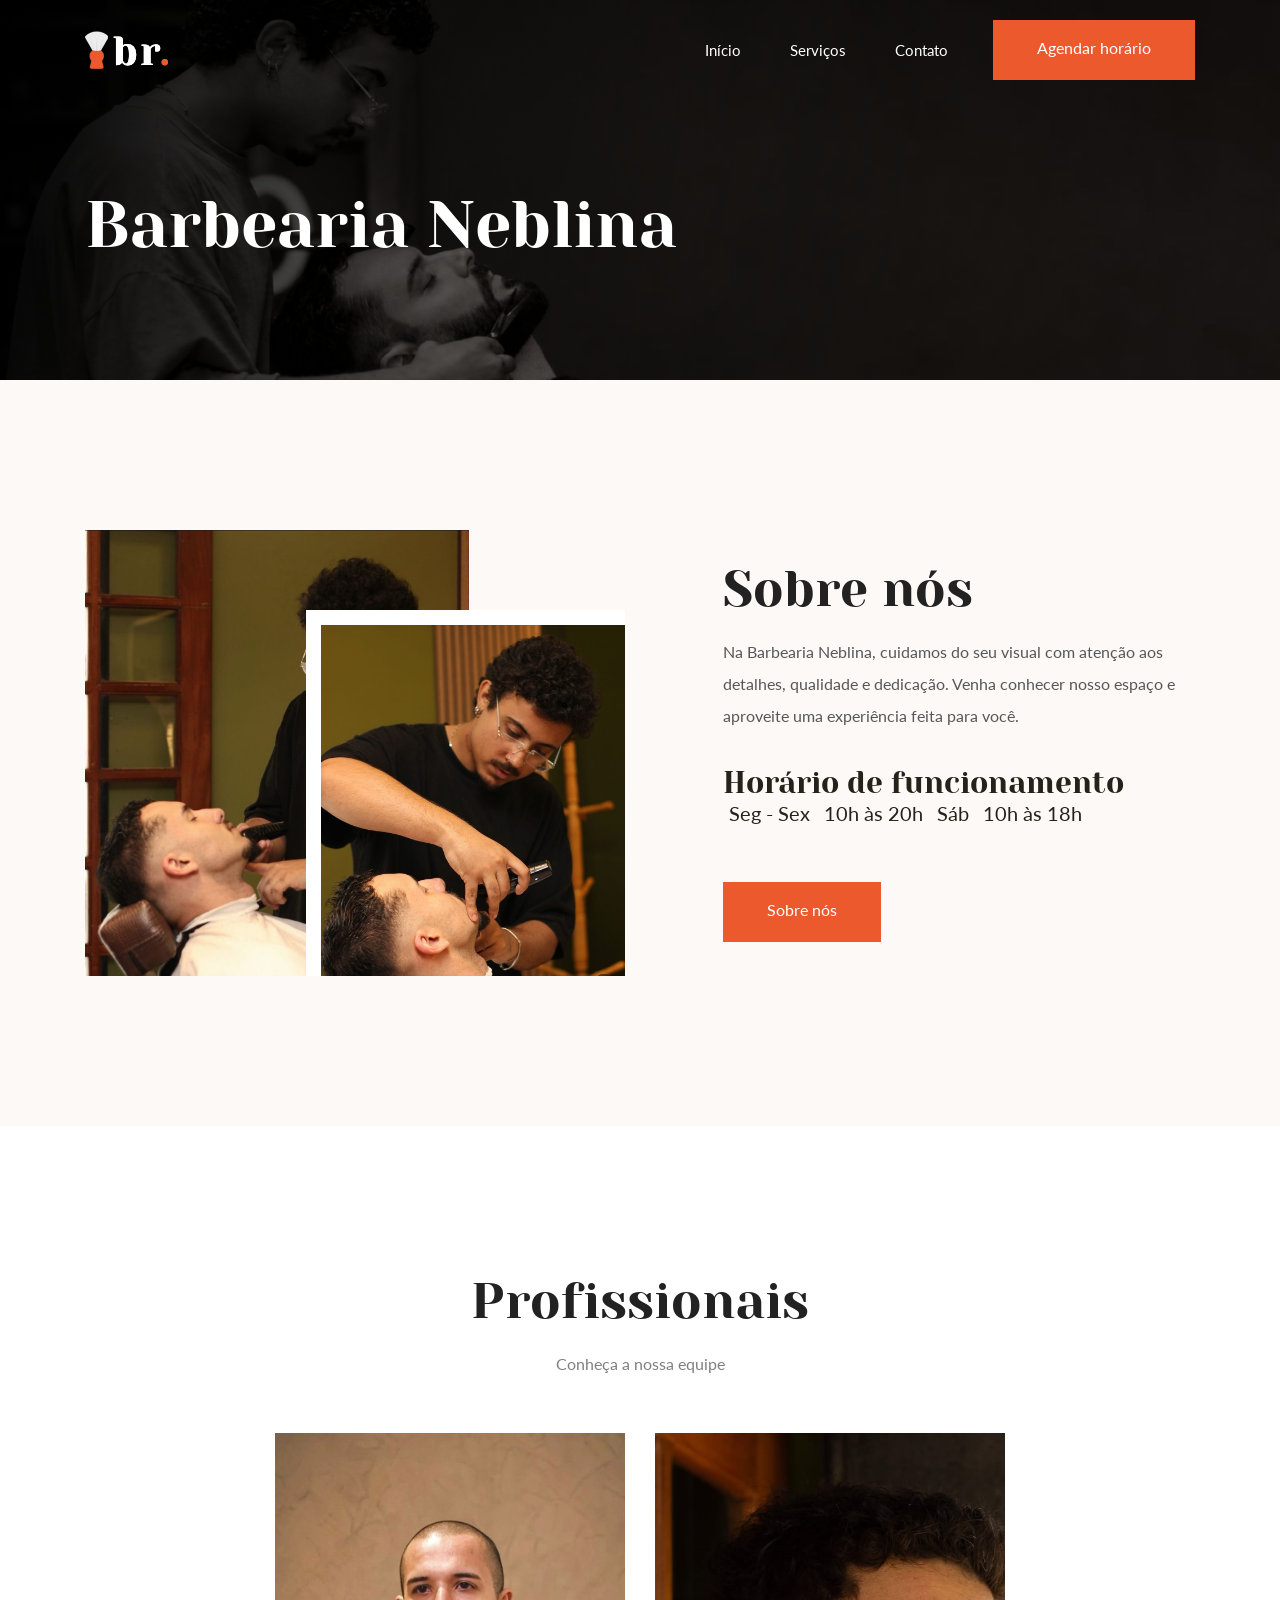
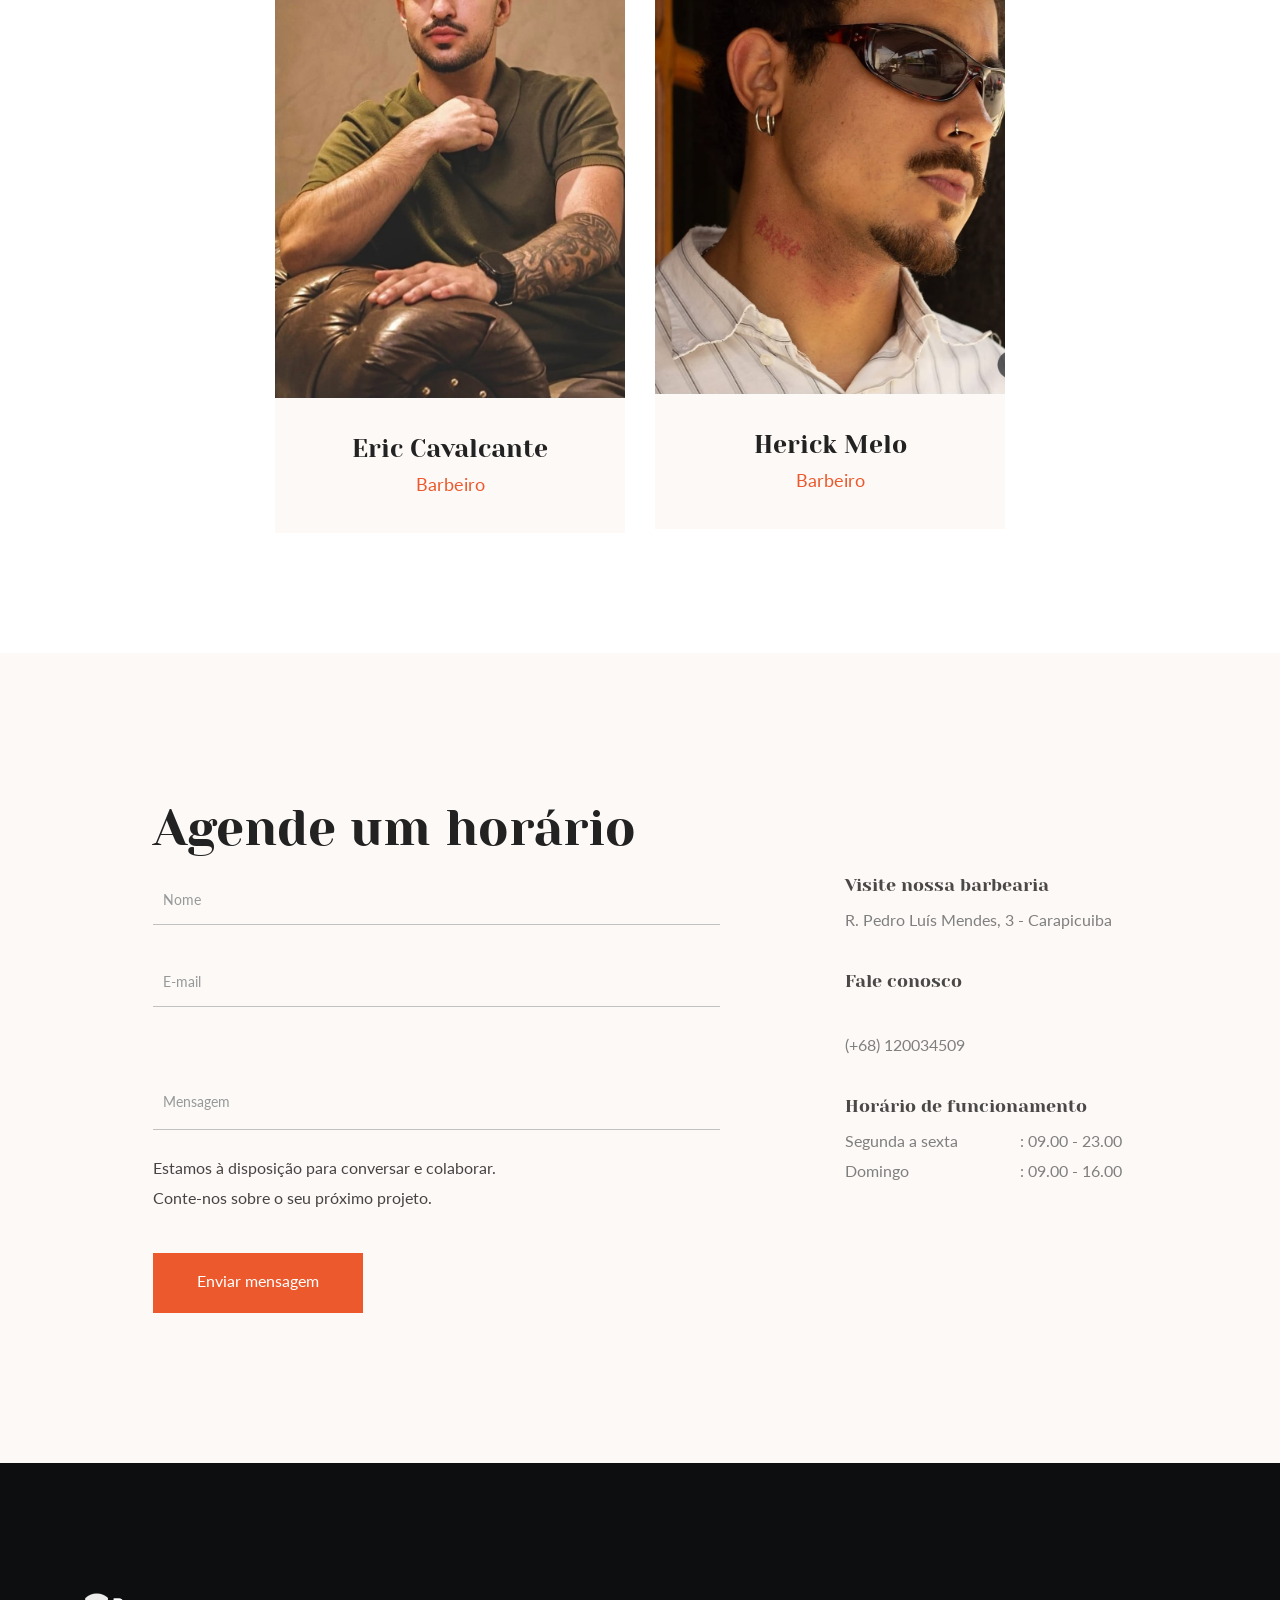
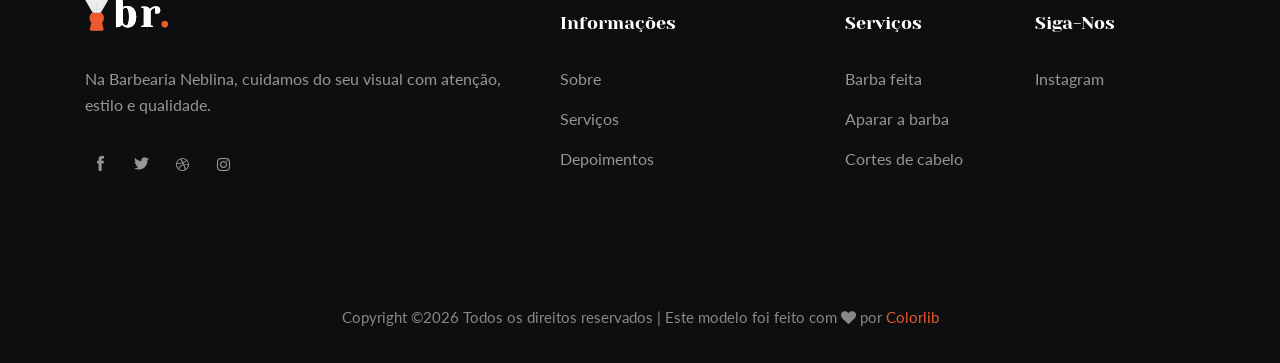
<file: about.html>
<!doctype html>
<html class="no-js" lang="pt-BR">

<head>
    <meta charset="utf-8">
    <meta http-equiv="x-ua-compatible" content="ie=edge">
    <title>Barbearia Neblina</title>
    <meta name="description" content="">
    <meta name="viewport" content="width=device-width, initial-scale=1">

    <!-- <link rel="manifest" href="site.webmanifest"> -->
    <link rel="shortcut icon" type="image/x-icon" href="img/favicon.png">
    <!-- Coloque o favicon.ico na pasta raiz do projeto -->

    <!-- CSS da página -->
    <link rel="stylesheet" href="css/bootstrap.min.css">
    <link rel="stylesheet" href="css/owl.carousel.min.css">
    <link rel="stylesheet" href="css/magnific-popup.css">
    <link rel="stylesheet" href="css/font-awesome.min.css">
    <link rel="stylesheet" href="css/themify-icons.css">
    <link rel="stylesheet" href="css/nice-select.css">
    <link rel="stylesheet" href="css/flaticon.css">
    <link rel="stylesheet" href="css/gijgo.css">
    <link rel="stylesheet" href="css/animate.css">
    <link rel="stylesheet" href="css/slicknav.css">
    <link rel="stylesheet" href="css/style.css">
    <!-- <link rel="stylesheet" href="css/responsive.css"> -->
</head>

<body>
    <!--[if lte IE 9]>
            <p class="browserupgrade">Você está usando um navegador <strong>desatualizado</strong>. <a href="https://browsehappy.com/">Atualize seu navegador</a> para melhorar sua experiência e segurança.</p>
        <![endif]-->

    <!-- header-start -->
    <header>
        <div class="header-area ">
            <div id="sticky-header" class="main-header-area">
                <div class="container">
                    <div class="row align-items-center">
                        <div class="col-xl-3 col-lg-3">
                            <div class="logo-img">
                                <a href="index.html">
                                    <img src="img/logo.png" alt="">
                                </a>
                            </div>
                        </div>
                        <div class="col-xl-9 col-lg-9">
                            <div class="menu_wrap d-none d-lg-block">
                                <div class="menu_wrap_inner d-flex align-items-center justify-content-end">
                                    <div class="main-menu">
                                        <nav>
                                            <ul id="navigation">
                                                <li><a class="active" href="index.html">Início</a></li>
                                                <li><a href="service.html">Serviços</a></li>
                                                <li><a href="contact.html">Contato</a></li>
                                            </ul>
                                        </nav>
                                    </div>
                                    <div class="book_room">
                                        <div class="book_btn">
                                            <a class="popup-with-form" href="#test-form">Agendar horário</a>
                                        </div>
                                    </div>
                                </div>
                            </div>
                        </div>
                        <div class="col-12">
                            <div class="mobile_menu d-block d-lg-none"></div>
                        </div>
                    </div>
                </div>
            </div>
        </div>
    </header>
    <!-- header-end -->

     <!-- bradcam_area_start -->
     <div class="bradcam_area breadcam_bg overlay">
        <div class="container">
            <div class="row">
                <div class="col-lg-12">
                    <h3>Barbearia Neblina</h3>
                </div>
            </div>
        </div>
    </div>
    <!-- bradcam_area_end -->

    <!-- about_area_start -->
    <div class="about_area ">
        <div class="container">
            <div class="row align-items-center">
                <div class="col-xl-6 col-lg-6 col-md-6">
                    <div class="about_thumbs">
                        <div class="large_img_1">
                            <img src="img/about/WhatsApp Image 2026-11-17 at 11.00.33.jpeg" alt="">
                        </div>
                        <div class="small_img_1">
                            <img src="img//about/WhatsApp Image 2026-11-17 at 11.03.40.jpeg" alt="">
                        </div>
                    </div>
                </div>
                <div class="col-xl-6 col-lg-6 col-md-6">
                    <div class="about_info">
                        <div class="section_title mb-20px">
                            <h3>Sobre nós</h3>
                            <p>Na Barbearia Neblina, cuidamos do seu visual com atenção aos detalhes, qualidade e dedicação. Venha conhecer nosso espaço e aproveite uma experiência feita para você.</p>
                        </div>
                        <p class="opening_hour">
                            Horário de funcionamento
                            <span>Seg - Sex</span>
                            <span>10h às 20h</span>
                            <span>Sáb</span>
                            <span>10h às 18h</span>
                        </p>
                        <a href="about.html" class="boxed-btn3">Sobre nós</a>
                    </div>
                </div>
            </div>
        </div>
    </div>
    <!-- about_area_end -->

    <!-- team_area_start  -->
    <div class="team_area">
        <div class="container">
            <div class="row justify-content-center">
                <div class="col-lg-6 col-md-10">
                    <div class="section_title text-center mb-55">
                        <h3>Profissionais</h3>
                        <p>Conheça a nossa equipe</p>
                    </div>
                </div>
            </div>
            <div class="row justify-content-center">
                <div class="col-lg-4 col-md-6">
                    <div class="single_team_member">
                        <div class="team_thumb">
                            <img src="img/team/WhatsApp Image 2026-11-17 at 11.18.25.jpeg" alt="">
                        </div>
                        <div class="member_info text-center">
                            <h3>Eric Cavalcante</h3>
                            <p>Barbeiro</p>
                        </div>
                    </div>
                </div>
                <div class="col-lg-4 col-md-6">
                    <div class="single_team_member">
                        <div class="team_thumb">
                            <img src="img/team/WhatsApp Image 2026-11-17 at 11.14.53.jpeg " alt="">
                        </div>
                        <div class="member_info text-center">
                            <h3>Herick Melo</h3>
                            <p>Barbeiro</p>
                        </div>
                    </div>
                </div>
            </div>
        </div>
    </div>
    <!-- team_area_end  -->

    <div class="make_apppointment_area">
        <div class="container">
            <div class="row">
                <div class="col-lg-12">
                    <div class="section_title pl-68">
                        <h3>Agende um horário</h3>
                    </div>
                </div>
            </div>
            <div class="row">
                <div class="col-lg-7">
                    <div class="appoint_ment_form pl-68">
                        <form action="#">
                            <div class="single_field">
                                <input type="text" placeholder="Nome">
                            </div>
                            <div class="single_field">
                                <input type="email" placeholder="E-mail">
                            </div>
                            <div class="single_field m-0">
                                <textarea cols="30" rows="10" placeholder="Mensagem"></textarea>
                            </div>
                            <p>Estamos à disposição para conversar e colaborar. <br>
                                Conte-nos sobre o seu próximo projeto.</p>
                            <div class="form_btn">
                                <button class="boxed-btn3" type="submit">Enviar mensagem</button>
                            </div>
                        </form>
                    </div>
                </div>
                <div class="col-lg-4 offset-lg-1">
                    <div class="appointMent_info">
                        <div class="single_appontment">
                            <h4>Visite nossa barbearia</h4>
                            <p>R. Pedro Luís Mendes, 3 - Carapicuiba</p>
                        </div>
                        <div class="single_appontment">
                            <h4>Fale conosco</h4>
                            <p> <br>
                                (+68) 120034509</p>
                        </div>
                        <div class="single_appontment">
                            <h4>Horário de funcionamento</h4>
                            <p class="d-flex justify-content-between">
                                <span>Segunda a sexta</span>
                                <span>:  09.00 - 23.00</span>
                            </p>
                            <p class="d-flex justify-content-between">
                                <span>Domingo</span>
                                <span>:  09.00 - 16.00</span>
                            </p>
                        </div>
                    </div>
                </div>
            </div>
        </div>
    </div>


    <!-- footer_start  -->
    <footer class="footer">
        <div class="footer_top">
            <div class="container">
                <div class="row">
                    <div class="col-xl-5 col-md-6 col-lg-5 ">
                        <div class="footer_widget">
                            <div class="footer_logo">
                                <a href="#">
                                    <img src="img/logo.png" alt="">
                                </a>
                            </div>
                            <p class="address_text">Na Barbearia Neblina, cuidamos do seu visual com atenção, estilo e qualidade.
                            </p>
                            <div class="socail_links">
                                <ul>
                                    <li>
                                        <a href="#">
                                            <i class="ti-facebook"></i>
                                        </a>
                                    </li>
                                    <li>
                                        <a href="#">
                                            <i class="ti-twitter-alt"></i>
                                        </a>
                                    </li>
                                    <li>
                                        <a href="#">
                                            <i class="fa fa-dribbble"></i>
                                        </a>
                                    </li>
                                    <li>
                                        <a href="https://www.instagram.com/neblinabarbearia?rpxt=MWVzc3k3OGhxeXFraw==" target="_blank" rel="noopener noreferrer" aria-label="Instagram da Barbearia Neblina">
                                            <i class="fa fa-instagram"></i>
                                        </a>
                                    </li>
                                </ul>
                            </div>

                        </div>
                    </div>
                    <div class="col-xl-3 col-md-6 col-lg-3">
                        <div class="footer_widget">
                            <h3 class="footer_title">
                                Informações
                            </h3>
                            <ul class="links">
                                <li><a href="#">Sobre</a></li>
                                <li><a href="#">Serviços</a></li>
                                <li><a href="#">Depoimentos</a></li>
                            </ul>
                        </div>
                    </div>
                    <div class="col-xl-2  col-md-6 col-lg-2">
                        <div class="footer_widget">
                            <h3 class="footer_title">
                                Serviços
                            </h3>
                            <ul class="links">
                                <li><a href="#">Barba feita</a></li>
                                <li><a href="#">Aparar a barba</a></li>
                                <li><a href="#">Cortes de cabelo</a></li>
                            </ul>
                        </div>
                    </div>
                    <div class="col-xl-2  col-md-6 col-lg-2">
                        <div class="footer_widget">
                            <h3 class="footer_title">
                                Siga-nos
                            </h3>
                            <ul class="links">
                                <li><a href="https://www.instagram.com/neblinabarbearia?rpxt=MWVzc3k3OGhxeXFraw==" target="_blank" rel="noopener noreferrer">Instagram</a></li>
                            </ul>
                        </div>
                    </div>
                </div>
            </div>
        </div>
        <div class="copy-right_text">
            <div class="container">
                <div class="row">
                    <div class="col-xl-12">
                        <p class="copy_right text-center"><!-- O crédito à Colorlib deve ser mantido. O modelo é licenciado sob CC BY 3.0. -->
  Copyright &copy;<script>document.write(new Date().getFullYear());</script> Todos os direitos reservados | Este modelo foi feito com <i class="fa fa-heart" aria-hidden="true"></i> por <a href="https://colorlib.com" target="_blank">Colorlib</a>
  <!-- O crédito à Colorlib deve ser mantido. O modelo é licenciado sob CC BY 3.0. --></p>
                    </div>
                </div>
            </div>
        </div>
    </footer>
    <!-- footer_end  -->


    <!-- form itself end-->
    <form id="test-form" class="white-popup-block mfp-hide">
            <div class="popup_box ">
                    <div class="popup_inner">
                        <h3>Agende um horário</h3>
                            <div class="row">
                                <div class="col-xl-6 col-md-6">
                                    <input id="datepicker" placeholder="Data">
                                </div>
                                <div class="col-xl-6 col-md-6">
                                    <input id="timepicker" placeholder="Horário">
                                </div>
                                <div class="col-xl-6 col-md-6">
                                    <select class="form-select wide">
                                        <option data-display="Escolha um serviço">Escolha um serviço 1</option>
                                        <option value="1">Escolha um serviço 2</option>
                                        <option value="2">Escolha um serviço 3</option>
                                        <option value="3">Escolha um serviço 4</option>
                                    </select>
                                </div>
                                <div class="col-xl-6 col-md-6">
                                    <select class="form-select wide">
                                        <option data-display="Escolha um barbeiro">Escolha um barbeiro</option>
                                        <option value="1">Zaki</option>
                                        <option value="2">Ronky</option>
                                        <option value="3">kalu</option>
                                    </select>
                                </div>
                                <div class="col-xl-6 col-md-6">
                                    <input type="text" placeholder="Seu nome">
                                </div>
                                <div class="col-xl-6 col-md-6">
                                    <input type="text" placeholder="Telefone">
                                </div>
                                <div class="col-xl-12">
                                    <input type="email" placeholder="Seu e-mail">
                                </div>
                                <div class="col-xl-12">
                                    <button type="submit" class="boxed-btn3">Enviar</button>
                                </div>
                            </div>
                    </div>
                </div>
        </form>
<!-- form itself end -->

    <!-- JS here -->
    <script src="js/vendor/modernizr-3.5.0.min.js"></script>
    <script src="js/vendor/jquery-1.12.4.min.js"></script>
    <script src="js/popper.min.js"></script>
    <script src="js/bootstrap.min.js"></script>
    <script src="js/owl.carousel.min.js"></script>
    <script src="js/isotope.pkgd.min.js"></script>
    <script src="js/ajax-form.js"></script>
    <script src="js/waypoints.min.js"></script>
    <script src="js/jquery.counterup.min.js"></script>
    <script src="js/imagesloaded.pkgd.min.js"></script>
    <script src="js/scrollIt.js"></script>
    <script src="js/jquery.scrollUp.min.js"></script>
    <script src="js/wow.min.js"></script>
    <script src="js/nice-select.min.js"></script>
    <script src="js/jquery.slicknav.min.js"></script>
    <script src="js/jquery.magnific-popup.min.js"></script>
    <script src="js/plugins.js"></script>
    <script src="js/gijgo.min.js"></script>

    <!-- Scripts de contato -->
    <script src="js/contact.js"></script>
    <script src="js/jquery.ajaxchimp.min.js"></script>
    <script src="js/jquery.form.js"></script>
    <script src="js/jquery.validate.min.js"></script>
    <script src="js/mail-script.js"></script>

    <script src="js/main.js"></script>
    <script>
        $('#datepicker').datepicker({
            iconsLibrary: 'fontawesome',
            disableDaysOfWeek: [0],
        //     icons: {
        //      rightIcon: '<span class="fa fa-caret-down"></span>'
        //  }
        });
        var timepicker = $('#timepicker').timepicker({
         format: 'HH.MM'
     });
    </script>
</body>

</html>
</file>
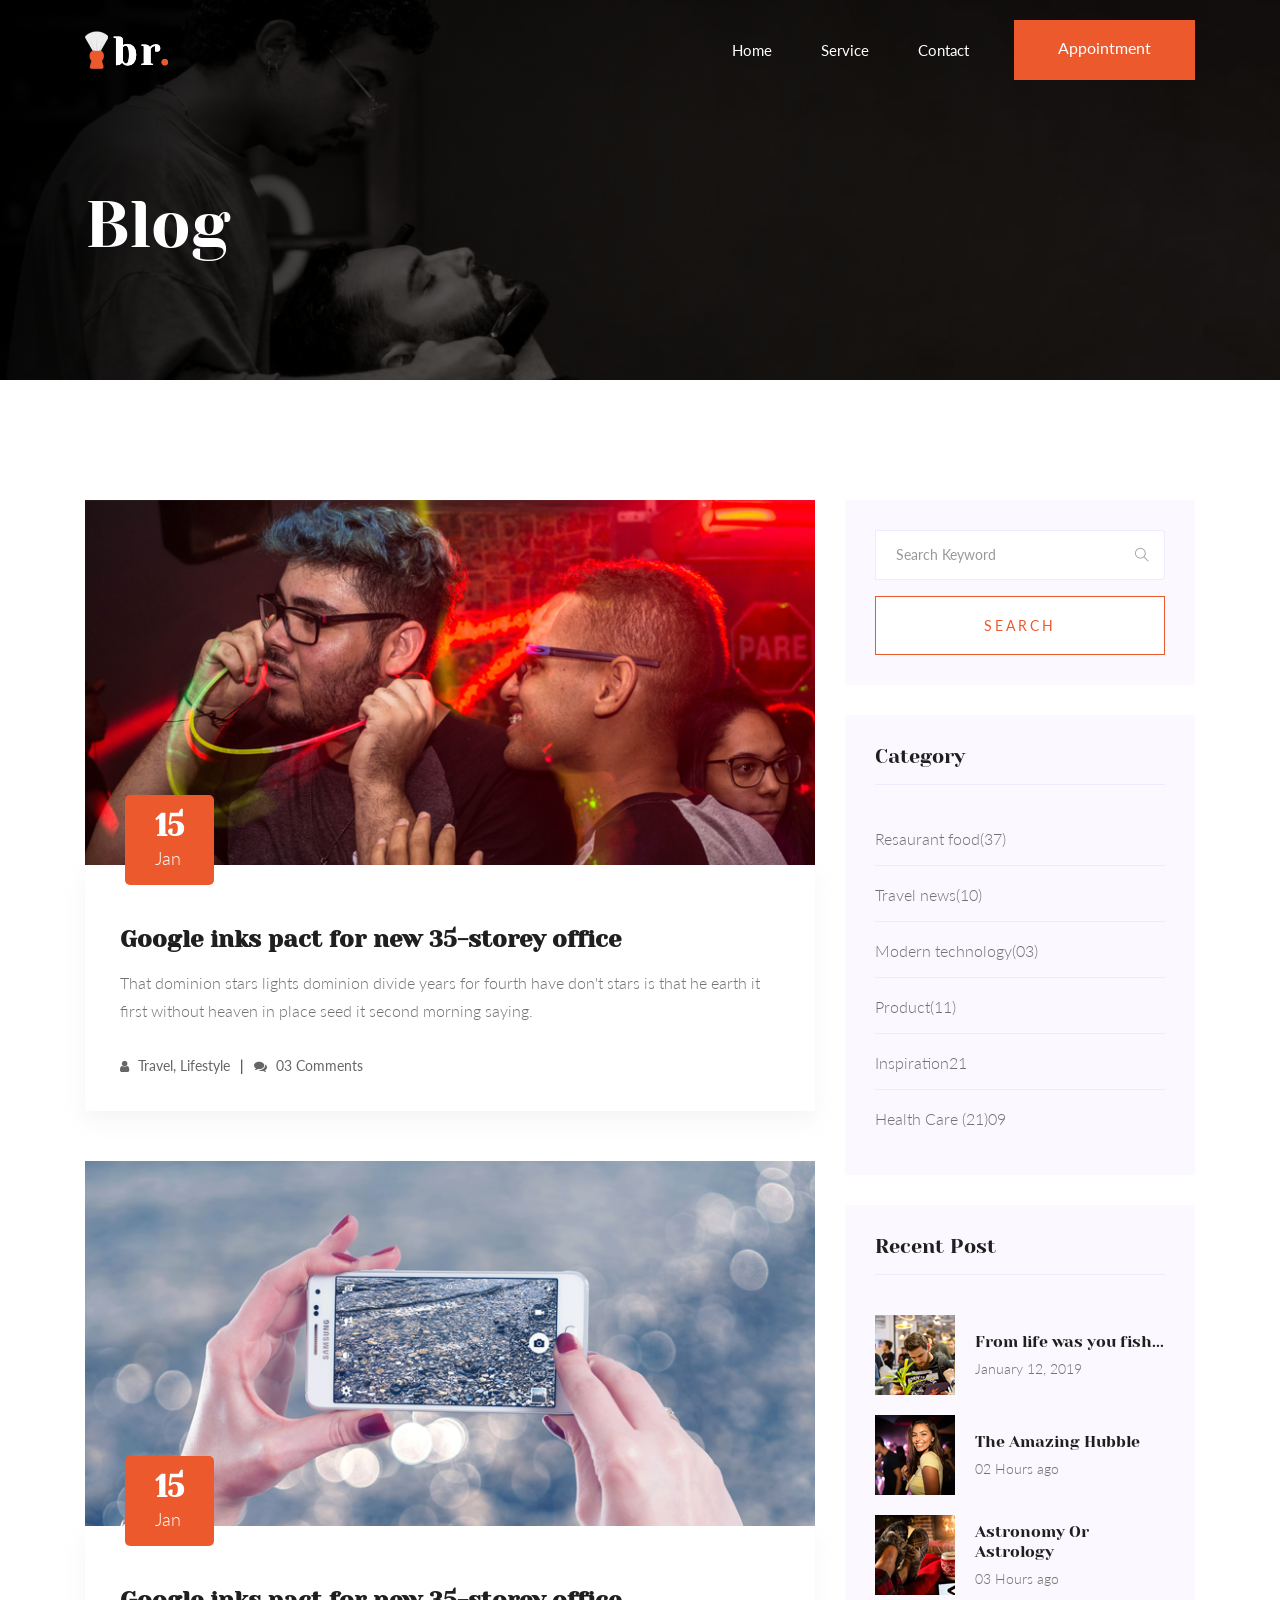
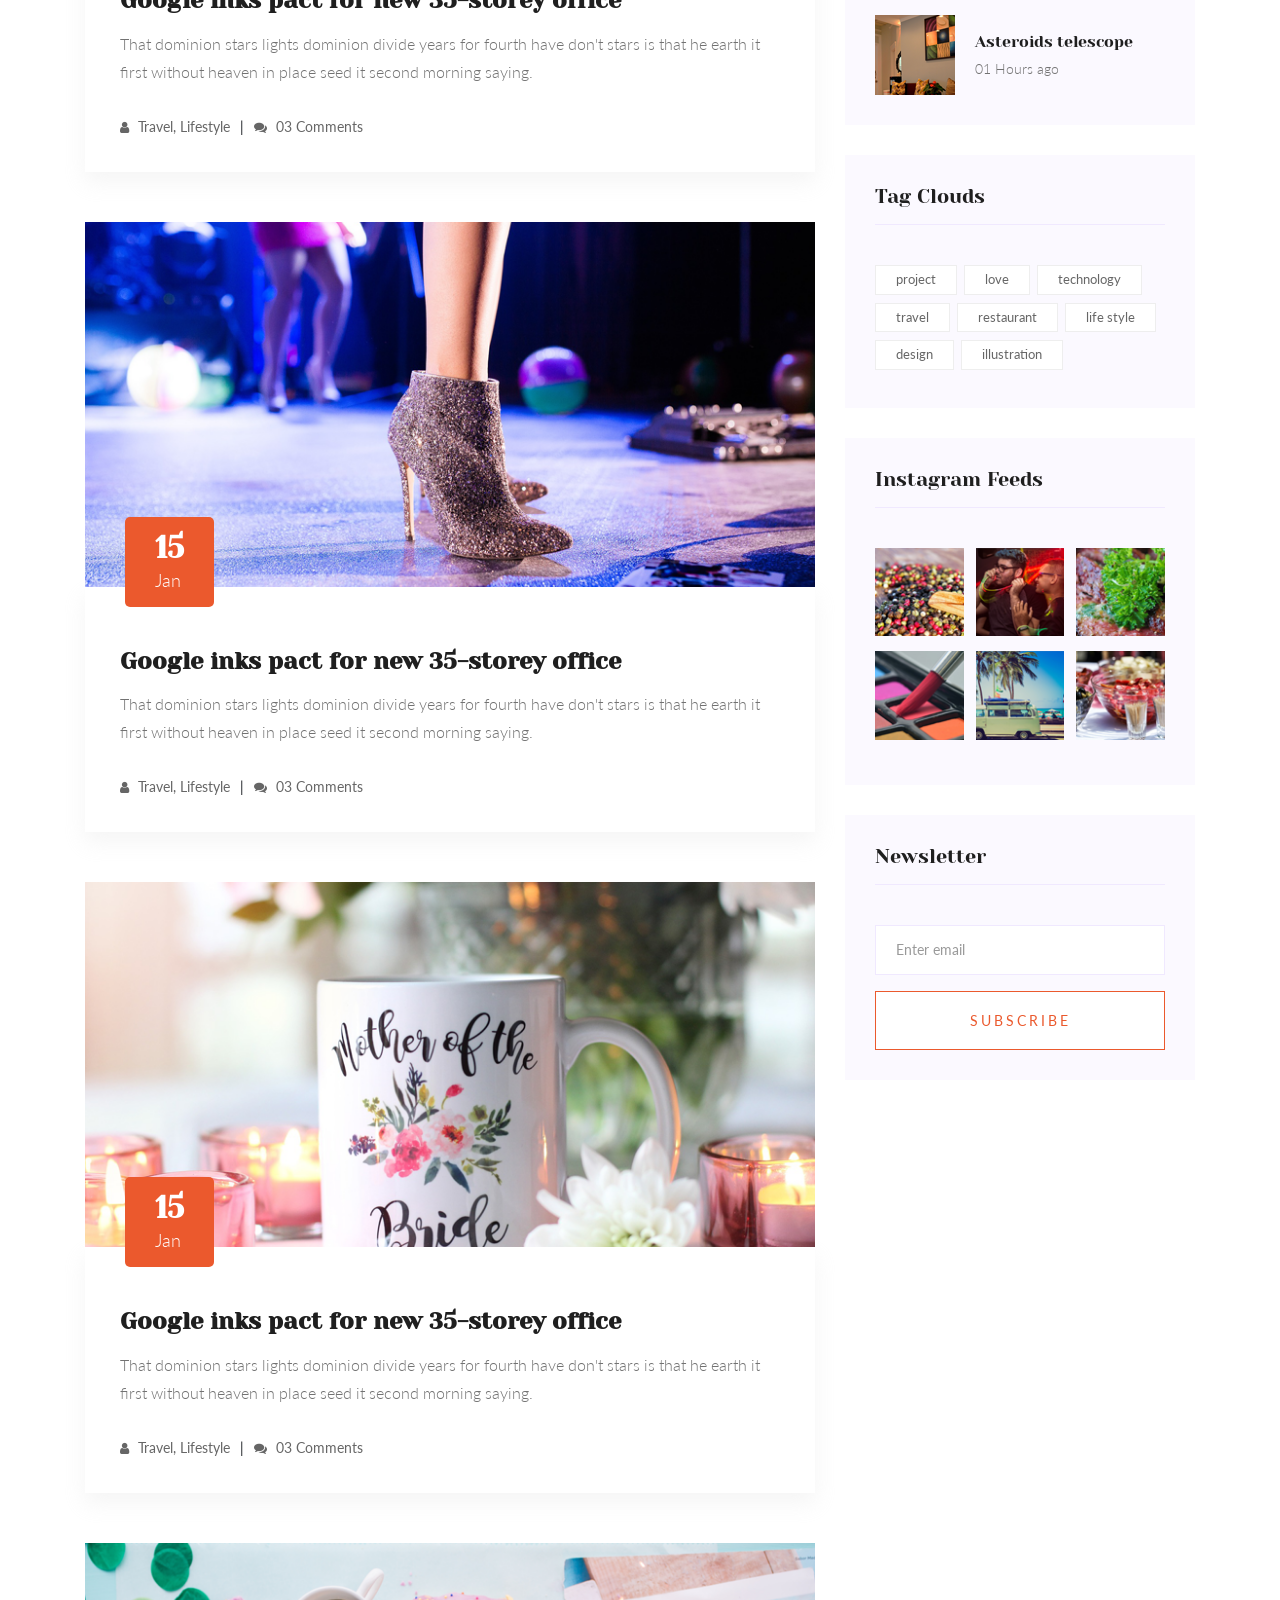
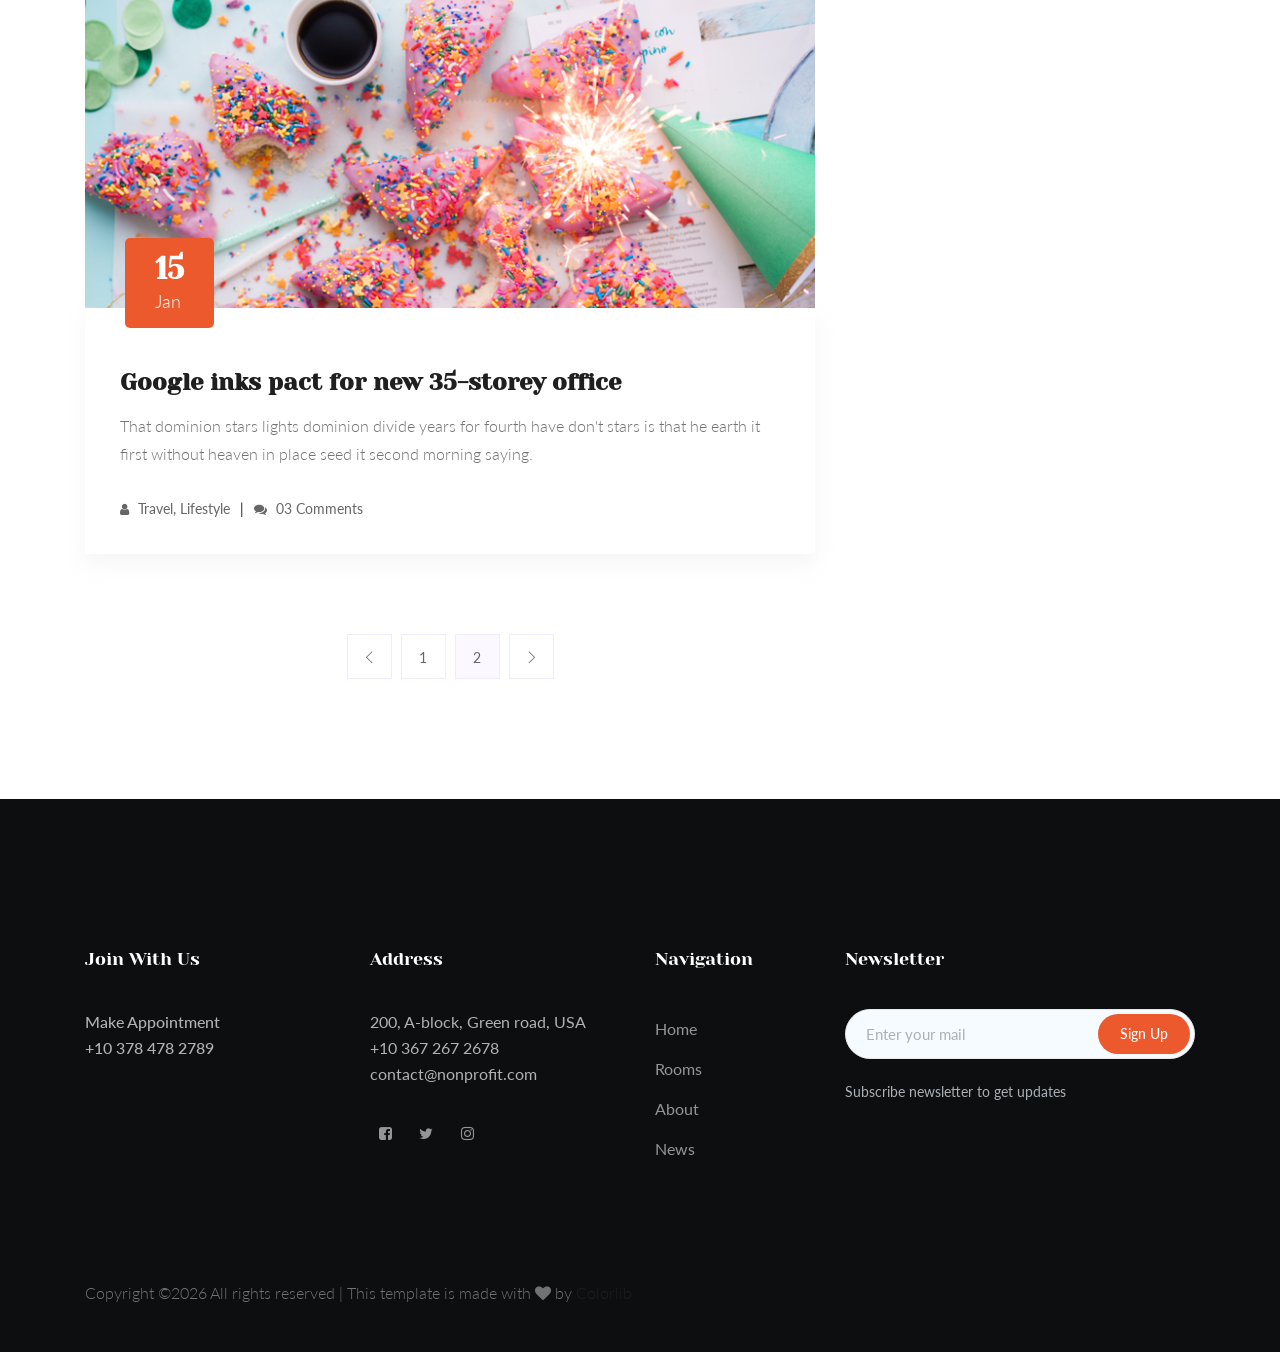
<file: blog.html>
<!doctype html>
<html class="no-js" lang="zxx">

<head>
    <meta charset="utf-8">
    <meta http-equiv="x-ua-compatible" content="ie=edge">
    <title>Barber</title>
    <meta name="description" content="">
    <meta name="viewport" content="width=device-width, initial-scale=1">

    <!-- <link rel="manifest" href="site.webmanifest"> -->
    <link rel="shortcut icon" type="image/x-icon" href="img/favicon.png">
    <!-- Place favicon.ico in the root directory -->

    <!-- CSS here -->
    <link rel="stylesheet" href="css/bootstrap.min.css">
    <link rel="stylesheet" href="css/owl.carousel.min.css">
    <link rel="stylesheet" href="css/magnific-popup.css">
    <link rel="stylesheet" href="css/font-awesome.min.css">
    <link rel="stylesheet" href="css/themify-icons.css">
    <link rel="stylesheet" href="css/nice-select.css">
    <link rel="stylesheet" href="css/flaticon.css">
    <link rel="stylesheet" href="css/gijgo.css">
    <link rel="stylesheet" href="css/animate.css">
    <link rel="stylesheet" href="css/slicknav.css">
    <link rel="stylesheet" href="css/style.css">
    <!-- <link rel="stylesheet" href="css/responsive.css"> -->
</head>

<body>
    <!--[if lte IE 9]>
            <p class="browserupgrade">You are using an <strong>outdated</strong> browser. Please <a href="https://browsehappy.com/">upgrade your browser</a> to improve your experience and security.</p>
        <![endif]-->

    <!-- header-start -->
    <header>
        <div class="header-area ">
            <div id="sticky-header" class="main-header-area">
                <div class="container">
                    <div class="row align-items-center">
                        <div class="col-xl-3 col-lg-3">
                            <div class="logo-img">
                                <a href="index.html">
                                    <img src="img/logo.png" alt="">
                                </a>
                            </div>
                        </div>
                        <div class="col-xl-9 col-lg-9">
                            <div class="menu_wrap d-none d-lg-block">
                                <div class="menu_wrap_inner d-flex align-items-center justify-content-end">
                                    <div class="main-menu">
                                        <nav>
                                            <ul id="navigation">
                                                <li><a class="active" href="index.html">home</a></li>
                                                <li><a href="service.html">service</a></li>
                                                <li><a href="contact.html">Contact</a></li>
                                            </ul>
                                        </nav>
                                    </div>
                                    <div class="book_room">
                                        <div class="book_btn">
                                            <a class="popup-with-form" href="#test-form">Appointment</a>
                                        </div>
                                    </div>
                                </div>
                            </div>
                        </div>
                        <div class="col-12">
                            <div class="mobile_menu d-block d-lg-none"></div>
                        </div>
                    </div>
                </div>
            </div>
        </div>
    </header>
    <!-- header-end -->

     <!-- bradcam_area_start -->
     <div class="bradcam_area breadcam_bg overlay">
        <div class="container">
            <div class="row">
                <div class="col-lg-12">
                    <h3>Blog</h3>
                </div>
            </div>
        </div>
    </div>
    <!-- bradcam_area_end -->


    <!--================Blog Area =================-->
    <section class="blog_area section-padding">
        <div class="container">
            <div class="row">
                <div class="col-lg-8 mb-5 mb-lg-0">
                    <div class="blog_left_sidebar">
                        <article class="blog_item">
                            <div class="blog_item_img">
                                <img class="card-img rounded-0" src="img/blog/single_blog_1.png" alt="">
                                <a href="#" class="blog_item_date">
                                    <h3>15</h3>
                                    <p>Jan</p>
                                </a>
                            </div>

                            <div class="blog_details">
                                <a class="d-inline-block" href="single-blog.html">
                                    <h2>Google inks pact for new 35-storey office</h2>
                                </a>
                                <p>That dominion stars lights dominion divide years for fourth have don't stars is that
                                    he earth it first without heaven in place seed it second morning saying.</p>
                                <ul class="blog-info-link">
                                    <li><a href="#"><i class="fa fa-user"></i> Travel, Lifestyle</a></li>
                                    <li><a href="#"><i class="fa fa-comments"></i> 03 Comments</a></li>
                                </ul>
                            </div>
                        </article>

                        <article class="blog_item">
                            <div class="blog_item_img">
                                <img class="card-img rounded-0" src="img/blog/single_blog_2.png" alt="">
                                <a href="#" class="blog_item_date">
                                    <h3>15</h3>
                                    <p>Jan</p>
                                </a>
                            </div>

                            <div class="blog_details">
                                <a class="d-inline-block" href="single-blog.html">
                                    <h2>Google inks pact for new 35-storey office</h2>
                                </a>
                                <p>That dominion stars lights dominion divide years for fourth have don't stars is that
                                    he earth it first without heaven in place seed it second morning saying.</p>
                                <ul class="blog-info-link">
                                    <li><a href="#"><i class="fa fa-user"></i> Travel, Lifestyle</a></li>
                                    <li><a href="#"><i class="fa fa-comments"></i> 03 Comments</a></li>
                                </ul>
                            </div>
                        </article>

                        <article class="blog_item">
                            <div class="blog_item_img">
                                <img class="card-img rounded-0" src="img/blog/single_blog_3.png" alt="">
                                <a href="#" class="blog_item_date">
                                    <h3>15</h3>
                                    <p>Jan</p>
                                </a>
                            </div>

                            <div class="blog_details">
                                <a class="d-inline-block" href="single-blog.html">
                                    <h2>Google inks pact for new 35-storey office</h2>
                                </a>
                                <p>That dominion stars lights dominion divide years for fourth have don't stars is that
                                    he earth it first without heaven in place seed it second morning saying.</p>
                                <ul class="blog-info-link">
                                    <li><a href="#"><i class="fa fa-user"></i> Travel, Lifestyle</a></li>
                                    <li><a href="#"><i class="fa fa-comments"></i> 03 Comments</a></li>
                                </ul>
                            </div>
                        </article>

                        <article class="blog_item">
                            <div class="blog_item_img">
                                <img class="card-img rounded-0" src="img/blog/single_blog_4.png" alt="">
                                <a href="#" class="blog_item_date">
                                    <h3>15</h3>
                                    <p>Jan</p>
                                </a>
                            </div>

                            <div class="blog_details">
                                <a class="d-inline-block" href="single-blog.html">
                                    <h2>Google inks pact for new 35-storey office</h2>
                                </a>
                                <p>That dominion stars lights dominion divide years for fourth have don't stars is that
                                    he earth it first without heaven in place seed it second morning saying.</p>
                                <ul class="blog-info-link">
                                    <li><a href="#"><i class="fa fa-user"></i> Travel, Lifestyle</a></li>
                                    <li><a href="#"><i class="fa fa-comments"></i> 03 Comments</a></li>
                                </ul>
                            </div>
                        </article>

                        <article class="blog_item">
                            <div class="blog_item_img">
                                <img class="card-img rounded-0" src="img/blog/single_blog_5.png" alt="">
                                <a href="#" class="blog_item_date">
                                    <h3>15</h3>
                                    <p>Jan</p>
                                </a>
                            </div>

                            <div class="blog_details">
                                <a class="d-inline-block" href="single-blog.html">
                                    <h2>Google inks pact for new 35-storey office</h2>
                                </a>
                                <p>That dominion stars lights dominion divide years for fourth have don't stars is that
                                    he earth it first without heaven in place seed it second morning saying.</p>
                                <ul class="blog-info-link">
                                    <li><a href="#"><i class="fa fa-user"></i> Travel, Lifestyle</a></li>
                                    <li><a href="#"><i class="fa fa-comments"></i> 03 Comments</a></li>
                                </ul>
                            </div>
                        </article>

                        <nav class="blog-pagination justify-content-center d-flex">
                            <ul class="pagination">
                                <li class="page-item">
                                    <a href="#" class="page-link" aria-label="Previous">
                                        <i class="ti-angle-left"></i>
                                    </a>
                                </li>
                                <li class="page-item">
                                    <a href="#" class="page-link">1</a>
                                </li>
                                <li class="page-item active">
                                    <a href="#" class="page-link">2</a>
                                </li>
                                <li class="page-item">
                                    <a href="#" class="page-link" aria-label="Next">
                                        <i class="ti-angle-right"></i>
                                    </a>
                                </li>
                            </ul>
                        </nav>
                    </div>
                </div>
                <div class="col-lg-4">
                    <div class="blog_right_sidebar">
                        <aside class="single_sidebar_widget search_widget">
                            <form action="#">
                                <div class="form-group">
                                    <div class="input-group mb-3">
                                        <input type="text" class="form-control" placeholder='Search Keyword'
                                            onfocus="this.placeholder = ''"
                                            onblur="this.placeholder = 'Search Keyword'">
                                        <div class="input-group-append">
                                            <button class="btn" type="button"><i class="ti-search"></i></button>
                                        </div>
                                    </div>
                                </div>
                                <button class="button rounded-0 primary-bg text-white w-100 btn_1 boxed-btn"
                                    type="submit">Search</button>
                            </form>
                        </aside>

                        <aside class="single_sidebar_widget post_category_widget">
                            <h4 class="widget_title">Category</h4>
                            <ul class="list cat-list">
                                <li>
                                    <a href="#" class="d-flex">
                                        <p>Resaurant food</p>
                                        <p>(37)</p>
                                    </a>
                                </li>
                                <li>
                                    <a href="#" class="d-flex">
                                        <p>Travel news</p>
                                        <p>(10)</p>
                                    </a>
                                </li>
                                <li>
                                    <a href="#" class="d-flex">
                                        <p>Modern technology</p>
                                        <p>(03)</p>
                                    </a>
                                </li>
                                <li>
                                    <a href="#" class="d-flex">
                                        <p>Product</p>
                                        <p>(11)</p>
                                    </a>
                                </li>
                                <li>
                                    <a href="#" class="d-flex">
                                        <p>Inspiration</p>
                                        <p>21</p>
                                    </a>
                                </li>
                                <li>
                                    <a href="#" class="d-flex">
                                        <p>Health Care (21)</p>
                                        <p>09</p>
                                    </a>
                                </li>
                            </ul>
                        </aside>

                        <aside class="single_sidebar_widget popular_post_widget">
                            <h3 class="widget_title">Recent Post</h3>
                            <div class="media post_item">
                                <img src="img/post/post_1.png" alt="post">
                                <div class="media-body">
                                    <a href="single-blog.html">
                                        <h3>From life was you fish...</h3>
                                    </a>
                                    <p>January 12, 2019</p>
                                </div>
                            </div>
                            <div class="media post_item">
                                <img src="img/post/post_2.png" alt="post">
                                <div class="media-body">
                                    <a href="single-blog.html">
                                        <h3>The Amazing Hubble</h3>
                                    </a>
                                    <p>02 Hours ago</p>
                                </div>
                            </div>
                            <div class="media post_item">
                                <img src="img/post/post_3.png" alt="post">
                                <div class="media-body">
                                    <a href="single-blog.html">
                                        <h3>Astronomy Or Astrology</h3>
                                    </a>
                                    <p>03 Hours ago</p>
                                </div>
                            </div>
                            <div class="media post_item">
                                <img src="img/post/post_4.png" alt="post">
                                <div class="media-body">
                                    <a href="single-blog.html">
                                        <h3>Asteroids telescope</h3>
                                    </a>
                                    <p>01 Hours ago</p>
                                </div>
                            </div>
                        </aside>
                        <aside class="single_sidebar_widget tag_cloud_widget">
                            <h4 class="widget_title">Tag Clouds</h4>
                            <ul class="list">
                                <li>
                                    <a href="#">project</a>
                                </li>
                                <li>
                                    <a href="#">love</a>
                                </li>
                                <li>
                                    <a href="#">technology</a>
                                </li>
                                <li>
                                    <a href="#">travel</a>
                                </li>
                                <li>
                                    <a href="#">restaurant</a>
                                </li>
                                <li>
                                    <a href="#">life style</a>
                                </li>
                                <li>
                                    <a href="#">design</a>
                                </li>
                                <li>
                                    <a href="#">illustration</a>
                                </li>
                            </ul>
                        </aside>


                        <aside class="single_sidebar_widget instagram_feeds">
                            <h4 class="widget_title">Instagram Feeds</h4>
                            <ul class="instagram_row flex-wrap">
                                <li>
                                    <a href="#">
                                        <img class="img-fluid" src="img/post/post_5.png" alt="">
                                    </a>
                                </li>
                                <li>
                                    <a href="#">
                                        <img class="img-fluid" src="img/post/post_6.png" alt="">
                                    </a>
                                </li>
                                <li>
                                    <a href="#">
                                        <img class="img-fluid" src="img/post/post_7.png" alt="">
                                    </a>
                                </li>
                                <li>
                                    <a href="#">
                                        <img class="img-fluid" src="img/post/post_8.png" alt="">
                                    </a>
                                </li>
                                <li>
                                    <a href="#">
                                        <img class="img-fluid" src="img/post/post_9.png" alt="">
                                    </a>
                                </li>
                                <li>
                                    <a href="#">
                                        <img class="img-fluid" src="img/post/post_10.png" alt="">
                                    </a>
                                </li>
                            </ul>
                        </aside>


                        <aside class="single_sidebar_widget newsletter_widget">
                            <h4 class="widget_title">Newsletter</h4>

                            <form action="#">
                                <div class="form-group">
                                    <input type="email" class="form-control" onfocus="this.placeholder = ''"
                                        onblur="this.placeholder = 'Enter email'" placeholder='Enter email' required>
                                </div>
                                <button class="button rounded-0 primary-bg text-white w-100 btn_1 boxed-btn"
                                    type="submit">Subscribe</button>
                            </form>
                        </aside>
                    </div>
                </div>
            </div>
        </div>
    </section>
    <!--================Blog Area =================-->

    <!-- footer -->
    <footer class="footer">
            <div class="footer_top">
                <div class="container">
                    <div class="row">
                        <div class="col-xl-3 col-md-6 col-lg-3">
                            <div class="footer_widget">
                                <h3 class="footer_title">
                                    Join With Us
                                </h3>
                                <p class="footer_text doanar"> <a class="first" href="#">Make Appointment</a> <br>
                                    <a href="#">+10 378 478 2789</a></p>
    
                            </div>
                        </div>
                        <div class="col-xl-3 col-md-6 col-lg-3">
                            <div class="footer_widget">
                                <h3 class="footer_title">
                                    address
                                </h3>
                                <p class="footer_text">200, A-block, Green road, USA <br>
                                    +10 367 267 2678 <br>
                                    <a class="domain" href="#">contact@nonprofit.com</a></p>
                                <div class="socail_links">
                                    <ul>
                                        <li>
                                            <a href="#">
                                                <i class="fa fa-facebook-square"></i>
                                            </a>
                                        </li>
                                        <li>
                                            <a href="#">
                                                <i class="fa fa-twitter"></i>
                                            </a>
                                        </li>
                                        <li>
                                            <a href="#">
                                                <i class="fa fa-instagram"></i>
                                            </a>
                                        </li>
                                    </ul>
                                </div>
                            </div>
                        </div>
                        <div class="col-xl-2 col-md-6 col-lg-2">
                            <div class="footer_widget">
                                <h3 class="footer_title">
                                    Navigation
                                </h3>
                                <ul>
                                    <li><a href="#">Home</a></li>
                                    <li><a href="#">Rooms</a></li>
                                    <li><a href="#">About</a></li>
                                    <li><a href="#">News</a></li>
                                </ul>
                            </div>
                        </div>
                        <div class="col-xl-4 col-md-6 col-lg-4">
                            <div class="footer_widget">
                                <h3 class="footer_title">
                                    Newsletter
                                </h3>
                                <form action="#" class="newsletter_form">
                                    <input type="text" placeholder="Enter your mail">
                                    <button type="submit">Sign Up</button>
                                </form>
                                <p class="newsletter_text">Subscribe newsletter to get updates</p>
                            </div>
                        </div>
                    </div>
                </div>
            </div>
            <div class="copy-right_text">
                <div class="container">
                    <div class="footer_border"></div>
                    <div class="row">
                        <div class="col-xl-12">
                            <p class="copy_right text-center">
                                <p><!-- Link back to Colorlib can't be removed. Template is licensed under CC BY 3.0. -->
  Copyright &copy;<script>document.write(new Date().getFullYear());</script> All rights reserved | This template is made with <i class="fa fa-heart" aria-hidden="true"></i> by <a href="https://colorlib.com" target="_blank">Colorlib</a>
  <!-- Link back to Colorlib can't be removed. Template is licensed under CC BY 3.0. --></p>
                            </p>
                        </div>
                    </div>
                </div>
            </div>
        </footer>
    <!-- footer -->
    
    <!-- link that opens popup -->

    <!-- form itself end-->
    <form id="test-form" class="white-popup-block mfp-hide">
        <div class="popup_box ">
                <div class="popup_inner">
                    <h3>Make an Appointment</h3>
                    <form action="#">
                        <div class="row">
                            <div class="col-xl-6 col-md-6">
                                <input id="datepicker" placeholder="Date">
                            </div>
                            <div class="col-xl-6 col-md-6">
                                <input id="timepicker" placeholder="time">
                            </div>
                            <div class="col-xl-6 col-md-6">
                                <select class="form-select wide" id="default-select" class="">
                                    <option data-display="Choose services">Choose services 1</option>
                                    <option value="1">Choose services 2</option>
                                    <option value="2">Choose services 3</option>
                                    <option value="3">Choose services 4</option>
                                </select>
                            </div>
                            <div class="col-xl-6 col-md-6">
                                <select class="form-select wide" id="default-select" class="">
                                    <option data-display="Choose Barbers">Choose Barbers</option>
                                    <option value="1">Zaki</option>
                                    <option value="2">Ronky</option>
                                    <option value="3">kalu</option>
                                </select>
                            </div>
                            <div class="col-xl-6 col-md-6">
                                <input type="text" placeholder="Your name">
                            </div>
                            <div class="col-xl-6 col-md-6">
                                <input type="text" placeholder="Phone no">
                            </div>
                            <div class="col-xl-12">
                                <input type="email" placeholder="Your email">
                            </div>
                            <div class="col-xl-12">
                                <button type="submit" class="boxed-btn3">Submit</button>
                            </div>
                        </div>
                    </form>
                </div>
            </div>
    </form>
    <!-- form itself end -->

    <!-- JS here -->
    <script src="js/vendor/modernizr-3.5.0.min.js"></script>
    <script src="js/vendor/jquery-1.12.4.min.js"></script>
    <script src="js/popper.min.js"></script>
    <script src="js/bootstrap.min.js"></script>
    <script src="js/owl.carousel.min.js"></script>
    <script src="js/isotope.pkgd.min.js"></script>
    <script src="js/ajax-form.js"></script>
    <script src="js/waypoints.min.js"></script>
    <script src="js/jquery.counterup.min.js"></script>
    <script src="js/imagesloaded.pkgd.min.js"></script>
    <script src="js/scrollIt.js"></script>
    <script src="js/jquery.scrollUp.min.js"></script>
    <script src="js/wow.min.js"></script>
    <script src="js/nice-select.min.js"></script>
    <script src="js/jquery.slicknav.min.js"></script>
    <script src="js/jquery.magnific-popup.min.js"></script>
    <script src="js/plugins.js"></script>
    <script src="js/gijgo.min.js"></script>

    <!--contact js-->
    <script src="js/contact.js"></script>
    <script src="js/jquery.ajaxchimp.min.js"></script>
    <script src="js/jquery.form.js"></script>
    <script src="js/jquery.validate.min.js"></script>
    <script src="js/mail-script.js"></script>

    <script src="js/main.js"></script>
    <script>
        $('#datepicker').datepicker({
            iconsLibrary: 'fontawesome',
            disableDaysOfWeek: [0, 0],
        //     icons: {
        //      rightIcon: '<span class="fa fa-caret-down"></span>'
        //  }
        });
        $('#datepicker2').datepicker({
            iconsLibrary: 'fontawesome',
            icons: {
             rightIcon: '<span class="fa fa-caret-down"></span>'
         }

        });
        var timepicker = $('#timepicker').timepicker({
         format: 'HH.MM'
     });
    </script>
</body>
</html>
</file>
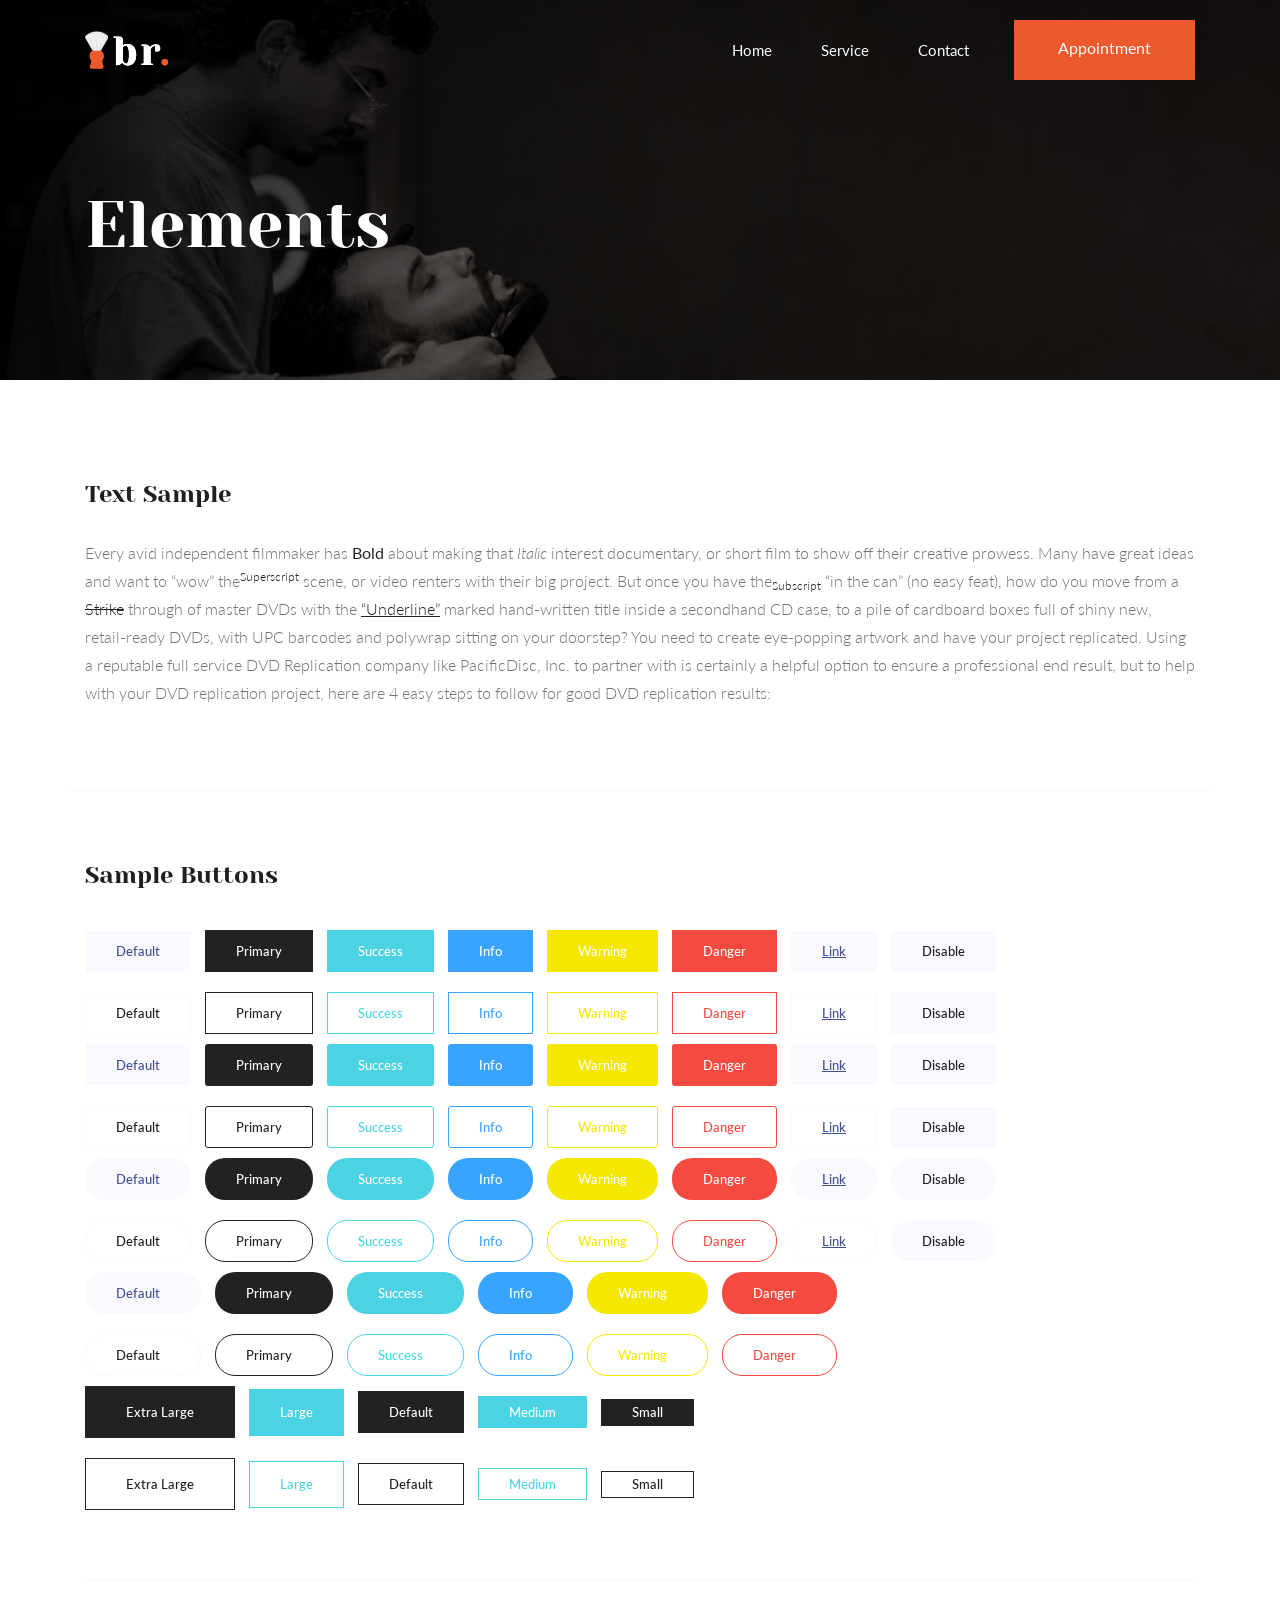
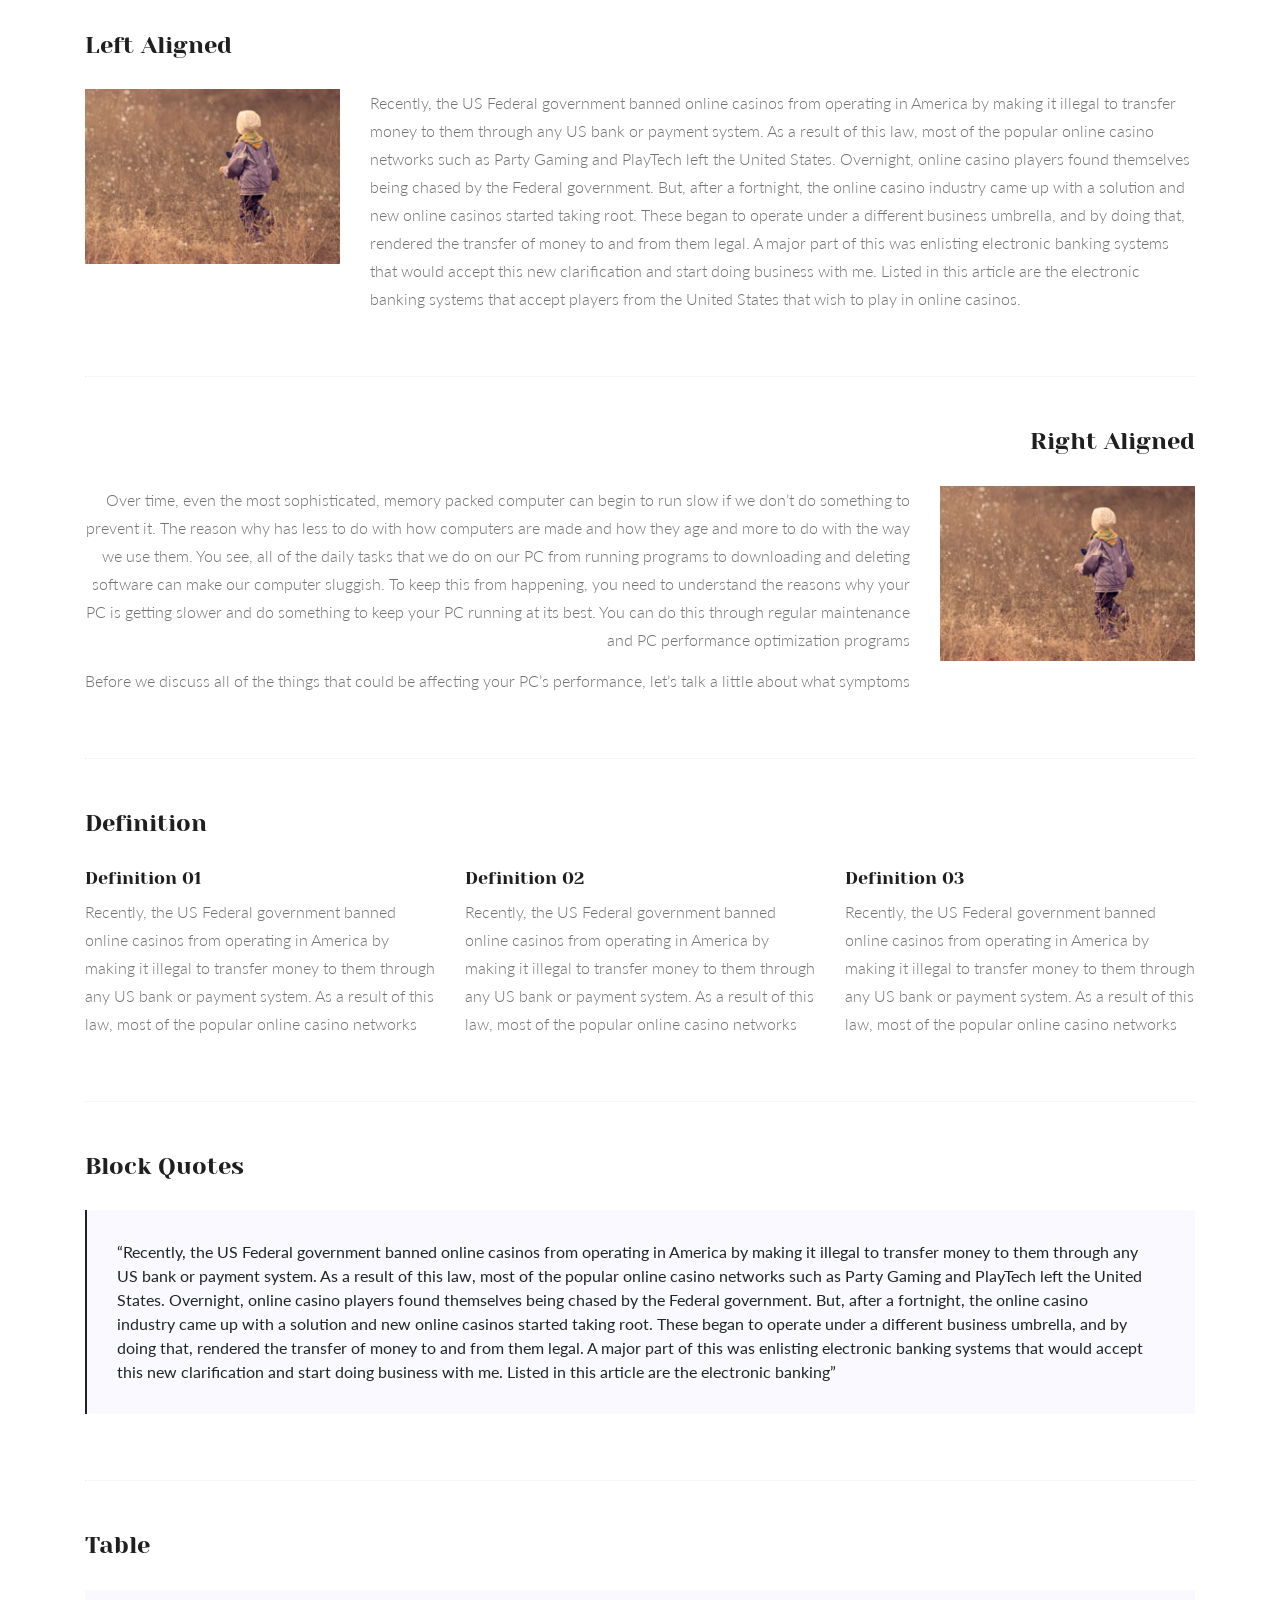
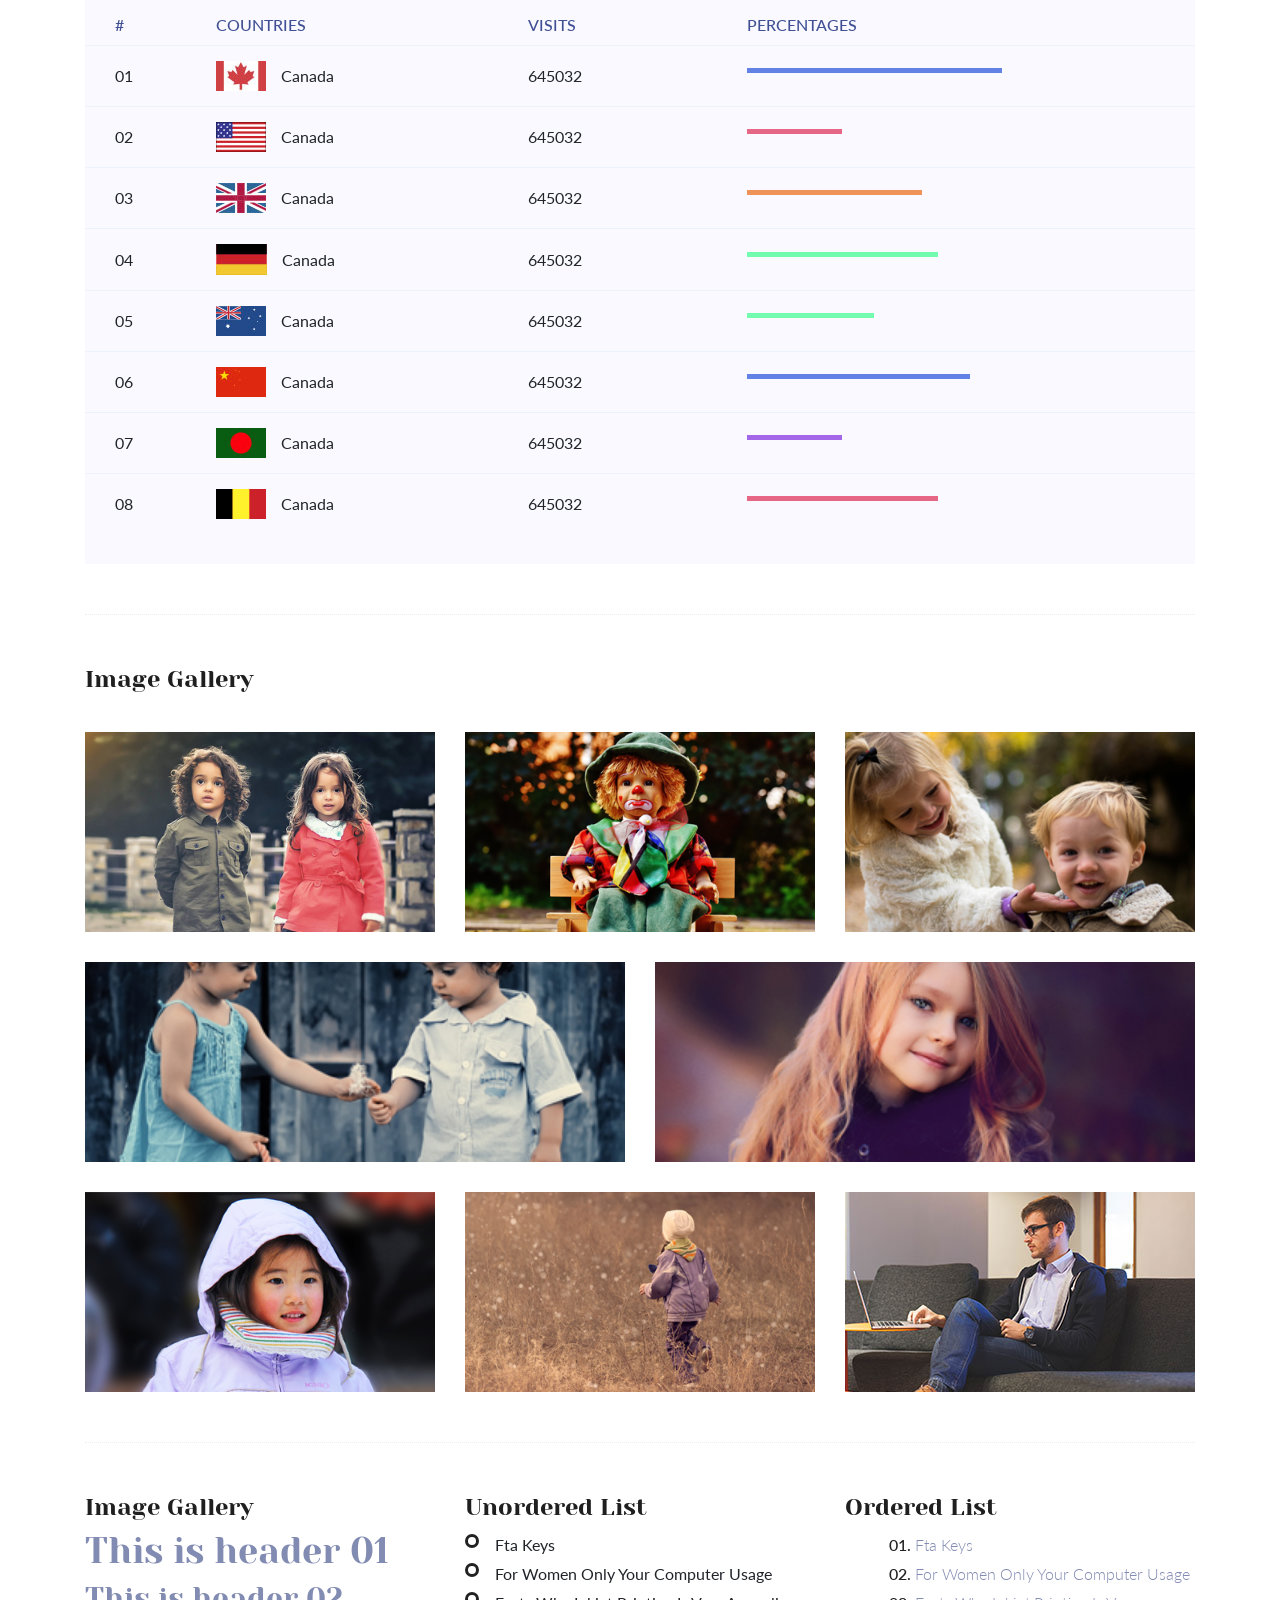
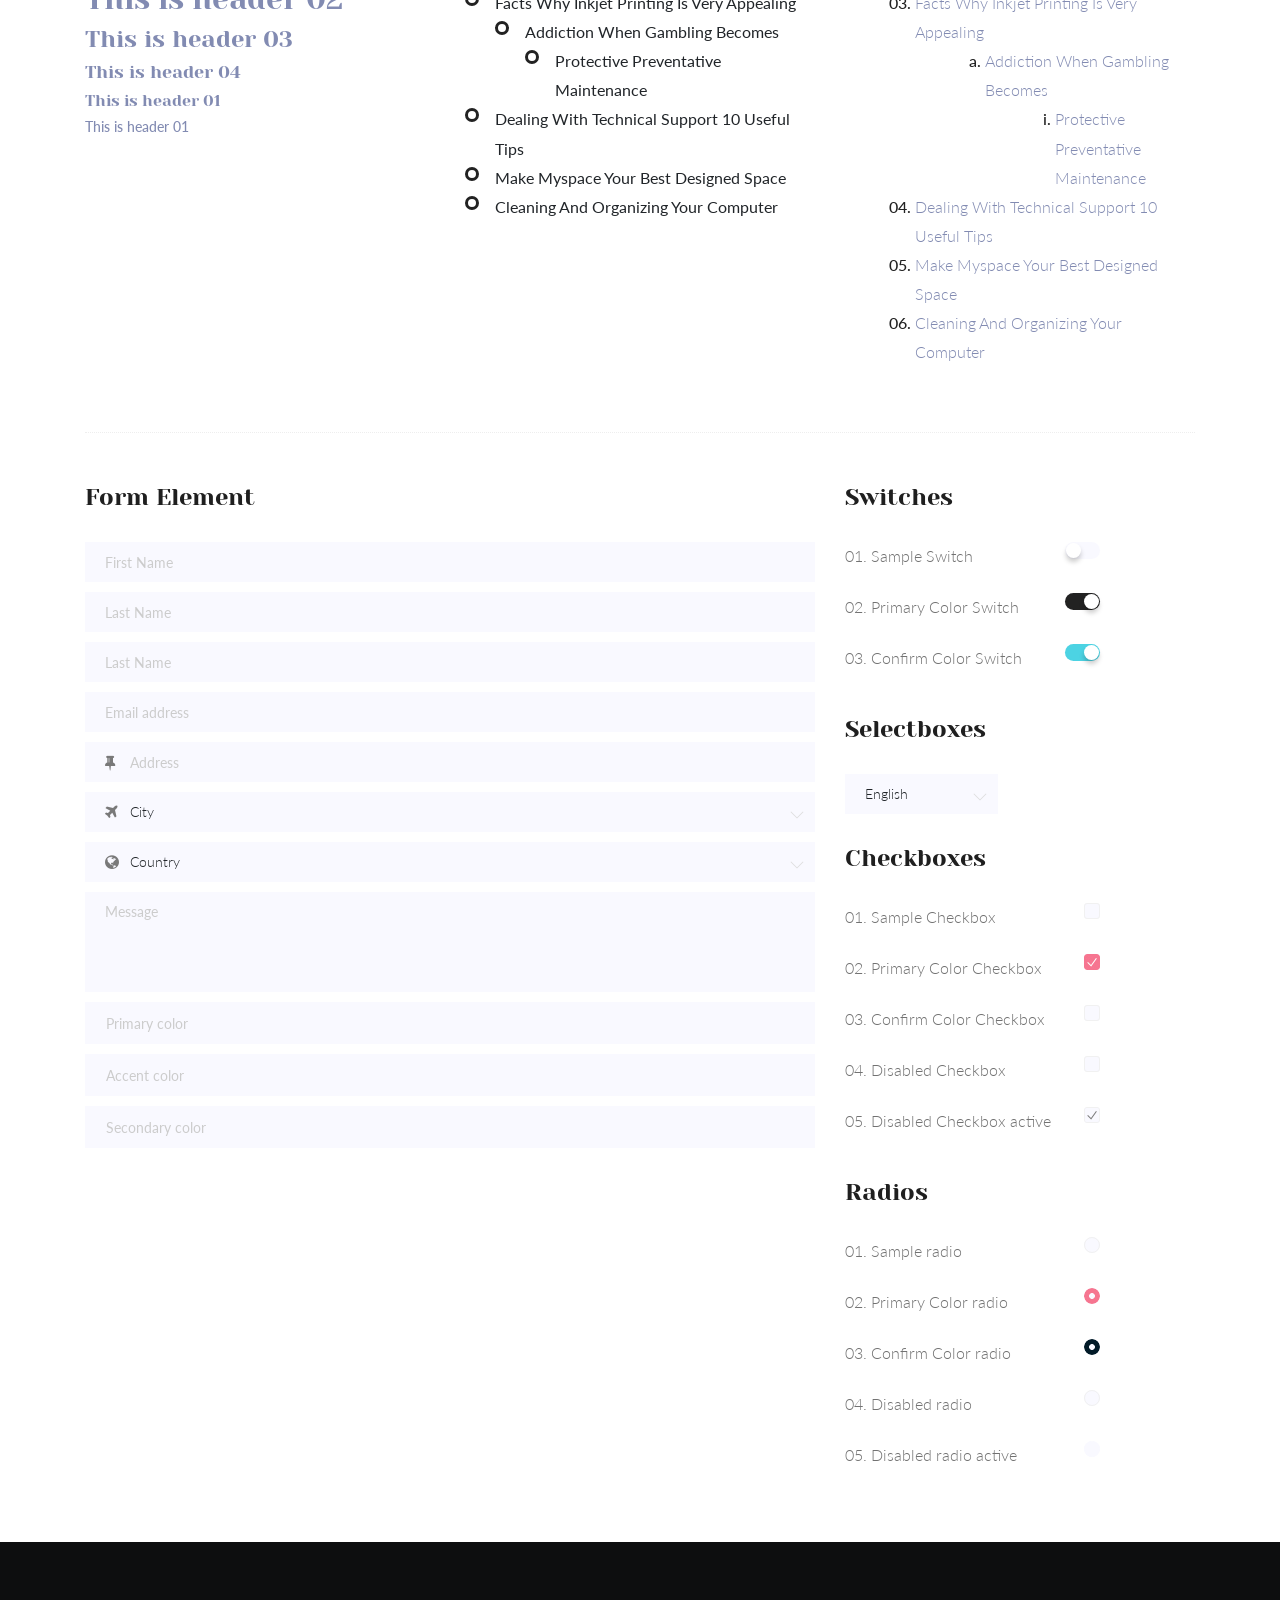
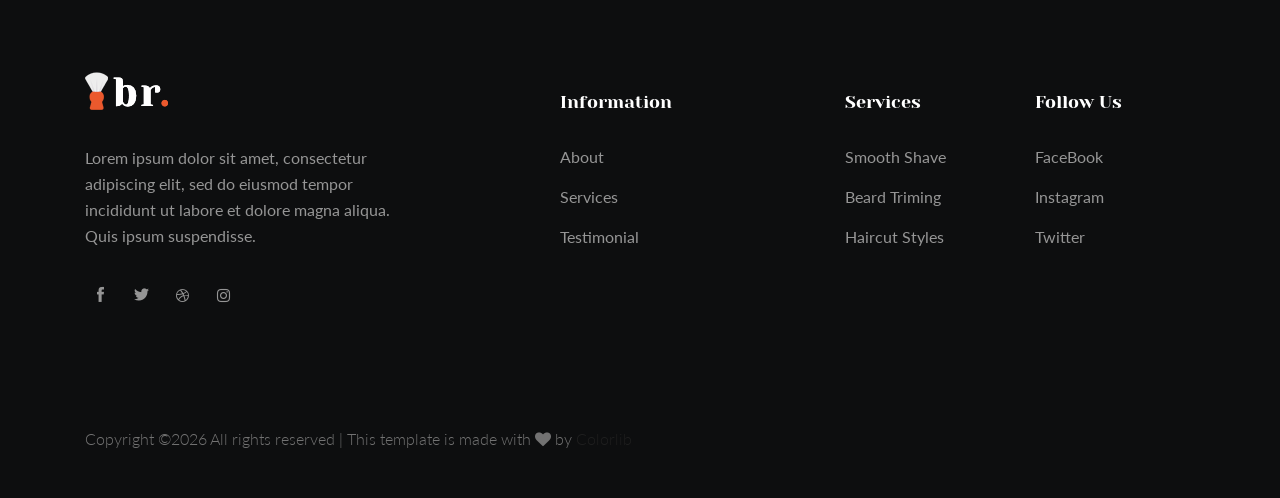
<file: elements.html>
<!doctype html>
<html class="no-js" lang="zxx">

<head>
	<meta charset="utf-8">
	<meta http-equiv="x-ua-compatible" content="ie=edge">
	<title>Barber</title>
	<meta name="description" content="">
	<meta name="viewport" content="width=device-width, initial-scale=1">

	<!-- <link rel="manifest" href="site.webmanifest"> -->
	<link rel="shortcut icon" type="image/x-icon" href="img/favicon.png">
	<!-- Place favicon.ico in the root directory -->

	<!-- CSS here -->
	<link rel="stylesheet" href="css/bootstrap.min.css">
	<link rel="stylesheet" href="css/owl.carousel.min.css">
	<link rel="stylesheet" href="css/magnific-popup.css">
	<link rel="stylesheet" href="css/font-awesome.min.css">
	<link rel="stylesheet" href="css/themify-icons.css">
	<link rel="stylesheet" href="css/nice-select.css">
	<link rel="stylesheet" href="css/flaticon.css">
	<link rel="stylesheet" href="css/gijgo.css">
	<link rel="stylesheet" href="css/animate.css">
	<link rel="stylesheet" href="css/slicknav.css">
	<link rel="stylesheet" href="css/style.css">
	<!-- <link rel="stylesheet" href="css/responsive.css"> -->
</head>

<body>
	<!--[if lte IE 9]>
            <p class="browserupgrade">You are using an <strong>outdated</strong> browser. Please <a href="https://browsehappy.com/">upgrade your browser</a> to improve your experience and security.</p>
        <![endif]-->

    <!-- header-start -->
    <header>
        <div class="header-area ">
            <div id="sticky-header" class="main-header-area">
                <div class="container">
                    <div class="row align-items-center">
                        <div class="col-xl-3 col-lg-3">
                            <div class="logo-img">
                                <a href="index.html">
                                    <img src="img/logo.png" alt="">
                                </a>
                            </div>
                        </div>
                        <div class="col-xl-9 col-lg-9">
                            <div class="menu_wrap d-none d-lg-block">
                                <div class="menu_wrap_inner d-flex align-items-center justify-content-end">
                                    <div class="main-menu">
                                        <nav>
                                            <ul id="navigation">
                                                <li><a class="active" href="index.html">home</a></li>
                                                <li><a href="service.html">service</a></li>
                                                <li><a href="contact.html">Contact</a></li>
                                            </ul>
                                        </nav>
                                    </div>
                                    <div class="book_room">
                                        <div class="book_btn">
                                            <a class="popup-with-form" href="#test-form">Appointment</a>
                                        </div>
                                    </div>
                                </div>
                            </div>
                        </div>
                        <div class="col-12">
                            <div class="mobile_menu d-block d-lg-none"></div>
                        </div>
                    </div>
                </div>
            </div>
        </div>
    </header>
    <!-- header-end -->

     <!-- bradcam_area_start -->
     <div class="bradcam_area breadcam_bg overlay">
        <div class="container">
            <div class="row">
                <div class="col-lg-12">
                    <h3>elements</h3>
                </div>
            </div>
        </div>
    </div>
    <!-- bradcam_area_end -->

	<!-- Start Sample Area -->
	<section class="sample-text-area">
		<div class="container box_1170">
			<h3 class="text-heading">Text Sample</h3>
			<p class="sample-text">
				Every avid independent filmmaker has <b>Bold</b> about making that <i>Italic</i> interest documentary,
				or short
				film to show off their creative prowess. Many have great ideas and want to “wow”
				the<sup>Superscript</sup> scene,
				or video renters with their big project. But once you have the<sub>Subscript</sub> “in the can” (no easy
				feat), how
				do you move from a <del>Strike</del> through of master DVDs with the <u>“Underline”</u> marked
				hand-written title
				inside a secondhand CD case, to a pile of cardboard boxes full of shiny new, retail-ready DVDs, with UPC
				barcodes
				and polywrap sitting on your doorstep? You need to create eye-popping artwork and have your project
				replicated.
				Using a reputable full service DVD Replication company like PacificDisc, Inc. to partner with is
				certainly a
				helpful option to ensure a professional end result, but to help with your DVD replication project, here
				are 4 easy
				steps to follow for good DVD replication results:

			</p>
		</div>
	</section>
	<!-- End Sample Area -->

	<!-- Start Button -->
	<section class="button-area">
		<div class="container box_1170 border-top-generic">
			<h3 class="text-heading">Sample Buttons</h3>
			<div class="button-group-area">
				<a href="#" class="genric-btn default">Default</a>
				<a href="#" class="genric-btn primary">Primary</a>
				<a href="#" class="genric-btn success">Success</a>
				<a href="#" class="genric-btn info">Info</a>
				<a href="#" class="genric-btn warning">Warning</a>
				<a href="#" class="genric-btn danger">Danger</a>
				<a href="#" class="genric-btn link">Link</a>
				<a href="#" class="genric-btn disable">Disable</a>
			</div>
			<div class="button-group-area mt-10">
				<a href="#" class="genric-btn default-border">Default</a>
				<a href="#" class="genric-btn primary-border">Primary</a>
				<a href="#" class="genric-btn success-border">Success</a>
				<a href="#" class="genric-btn info-border">Info</a>
				<a href="#" class="genric-btn warning-border">Warning</a>
				<a href="#" class="genric-btn danger-border">Danger</a>
				<a href="#" class="genric-btn link-border">Link</a>
				<a href="#" class="genric-btn disable">Disable</a>
			</div>
			<div class="button-group-area mt-40">
				<a href="#" class="genric-btn default radius">Default</a>
				<a href="#" class="genric-btn primary radius">Primary</a>
				<a href="#" class="genric-btn success radius">Success</a>
				<a href="#" class="genric-btn info radius">Info</a>
				<a href="#" class="genric-btn warning radius">Warning</a>
				<a href="#" class="genric-btn danger radius">Danger</a>
				<a href="#" class="genric-btn link radius">Link</a>
				<a href="#" class="genric-btn disable radius">Disable</a>
			</div>
			<div class="button-group-area mt-10">
				<a href="#" class="genric-btn default-border radius">Default</a>
				<a href="#" class="genric-btn primary-border radius">Primary</a>
				<a href="#" class="genric-btn success-border radius">Success</a>
				<a href="#" class="genric-btn info-border radius">Info</a>
				<a href="#" class="genric-btn warning-border radius">Warning</a>
				<a href="#" class="genric-btn danger-border radius">Danger</a>
				<a href="#" class="genric-btn link-border radius">Link</a>
				<a href="#" class="genric-btn disable radius">Disable</a>
			</div>
			<div class="button-group-area mt-40">
				<a href="#" class="genric-btn default circle">Default</a>
				<a href="#" class="genric-btn primary circle">Primary</a>
				<a href="#" class="genric-btn success circle">Success</a>
				<a href="#" class="genric-btn info circle">Info</a>
				<a href="#" class="genric-btn warning circle">Warning</a>
				<a href="#" class="genric-btn danger circle">Danger</a>
				<a href="#" class="genric-btn link circle">Link</a>
				<a href="#" class="genric-btn disable circle">Disable</a>
			</div>
			<div class="button-group-area mt-10">
				<a href="#" class="genric-btn default-border circle">Default</a>
				<a href="#" class="genric-btn primary-border circle">Primary</a>
				<a href="#" class="genric-btn success-border circle">Success</a>
				<a href="#" class="genric-btn info-border circle">Info</a>
				<a href="#" class="genric-btn warning-border circle">Warning</a>
				<a href="#" class="genric-btn danger-border circle">Danger</a>
				<a href="#" class="genric-btn link-border circle">Link</a>
				<a href="#" class="genric-btn disable circle">Disable</a>
			</div>
			<div class="button-group-area mt-40">
				<a href="#" class="genric-btn default circle arrow">Default<span class="lnr lnr-arrow-right"></span></a>
				<a href="#" class="genric-btn primary circle arrow">Primary<span class="lnr lnr-arrow-right"></span></a>
				<a href="#" class="genric-btn success circle arrow">Success<span class="lnr lnr-arrow-right"></span></a>
				<a href="#" class="genric-btn info circle arrow">Info<span class="lnr lnr-arrow-right"></span></a>
				<a href="#" class="genric-btn warning circle arrow">Warning<span class="lnr lnr-arrow-right"></span></a>
				<a href="#" class="genric-btn danger circle arrow">Danger<span class="lnr lnr-arrow-right"></span></a>
			</div>
			<div class="button-group-area mt-10">
				<a href="#" class="genric-btn default-border circle arrow">Default<span
						class="lnr lnr-arrow-right"></span></a>
				<a href="#" class="genric-btn primary-border circle arrow">Primary<span
						class="lnr lnr-arrow-right"></span></a>
				<a href="#" class="genric-btn success-border circle arrow">Success<span
						class="lnr lnr-arrow-right"></span></a>
				<a href="#" class="genric-btn info-border circle arrow">Info<span
						class="lnr lnr-arrow-right"></span></a>
				<a href="#" class="genric-btn warning-border circle arrow">Warning<span
						class="lnr lnr-arrow-right"></span></a>
				<a href="#" class="genric-btn danger-border circle arrow">Danger<span
						class="lnr lnr-arrow-right"></span></a>
			</div>
			<div class="button-group-area mt-40">
				<a href="#" class="genric-btn primary e-large">Extra Large</a>
				<a href="#" class="genric-btn success large">Large</a>
				<a href="#" class="genric-btn primary">Default</a>
				<a href="#" class="genric-btn success medium">Medium</a>
				<a href="#" class="genric-btn primary small">Small</a>
			</div>
			<div class="button-group-area mt-10">
				<a href="#" class="genric-btn primary-border e-large">Extra Large</a>
				<a href="#" class="genric-btn success-border large">Large</a>
				<a href="#" class="genric-btn primary-border">Default</a>
				<a href="#" class="genric-btn success-border medium">Medium</a>
				<a href="#" class="genric-btn primary-border small">Small</a>
			</div>
		</div>
	</section>
	<!-- End Button -->

	<!-- Start Align Area -->
	<div class="whole-wrap">
		<div class="container box_1170">
			<div class="section-top-border">
				<h3 class="mb-30">Left Aligned</h3>
				<div class="row">
					<div class="col-md-3">
						<img src="img/elements/d.jpg" alt="" class="img-fluid">
					</div>
					<div class="col-md-9 mt-sm-20">
						<p>Recently, the US Federal government banned online casinos from operating in America by making
							it illegal to
							transfer money to them through any US bank or payment system. As a result of this law, most
							of the popular
							online casino networks such as Party Gaming and PlayTech left the United States. Overnight,
							online casino
							players found themselves being chased by the Federal government. But, after a fortnight, the
							online casino
							industry came up with a solution and new online casinos started taking root. These began to
							operate under a
							different business umbrella, and by doing that, rendered the transfer of money to and from
							them legal. A major
							part of this was enlisting electronic banking systems that would accept this new
							clarification and start doing
							business with me. Listed in this article are the electronic banking systems that accept
							players from the United
							States that wish to play in online casinos.</p>
					</div>
				</div>
			</div>
			<div class="section-top-border text-right">
				<h3 class="mb-30">Right Aligned</h3>
				<div class="row">
					<div class="col-md-9">
						<p class="text-right">Over time, even the most sophisticated, memory packed computer can begin
							to run slow if we
							don’t do something to prevent it. The reason why has less to do with how computers are made
							and how they age and
							more to do with the way we use them. You see, all of the daily tasks that we do on our PC
							from running programs
							to downloading and deleting software can make our computer sluggish. To keep this from
							happening, you need to
							understand the reasons why your PC is getting slower and do something to keep your PC
							running at its best. You
							can do this through regular maintenance and PC performance optimization programs</p>
						<p class="text-right">Before we discuss all of the things that could be affecting your PC’s
							performance, let’s
							talk a little about what symptoms</p>
					</div>
					<div class="col-md-3">
						<img src="img/elements/d.jpg" alt="" class="img-fluid">
					</div>
				</div>
			</div>
			<div class="section-top-border">
				<h3 class="mb-30">Definition</h3>
				<div class="row">
					<div class="col-md-4">
						<div class="single-defination">
							<h4 class="mb-20">Definition 01</h4>
							<p>Recently, the US Federal government banned online casinos from operating in America by
								making it illegal to
								transfer money to them through any US bank or payment system. As a result of this law,
								most of the popular
								online casino networks</p>
						</div>
					</div>
					<div class="col-md-4">
						<div class="single-defination">
							<h4 class="mb-20">Definition 02</h4>
							<p>Recently, the US Federal government banned online casinos from operating in America by
								making it illegal to
								transfer money to them through any US bank or payment system. As a result of this law,
								most of the popular
								online casino networks</p>
						</div>
					</div>
					<div class="col-md-4">
						<div class="single-defination">
							<h4 class="mb-20">Definition 03</h4>
							<p>Recently, the US Federal government banned online casinos from operating in America by
								making it illegal to
								transfer money to them through any US bank or payment system. As a result of this law,
								most of the popular
								online casino networks</p>
						</div>
					</div>
				</div>
			</div>
			<div class="section-top-border">
				<h3 class="mb-30">Block Quotes</h3>
				<div class="row">
					<div class="col-lg-12">
						<blockquote class="generic-blockquote">
							“Recently, the US Federal government banned online casinos from operating in America by
							making it illegal to
							transfer money to them through any US bank or payment system. As a result of this law, most
							of the popular
							online casino networks such as Party Gaming and PlayTech left the United States. Overnight,
							online casino
							players found themselves being chased by the Federal government. But, after a fortnight, the
							online casino
							industry came up with a solution and new online casinos started taking root. These began to
							operate under a
							different business umbrella, and by doing that, rendered the transfer of money to and from
							them legal. A major
							part of this was enlisting electronic banking systems that would accept this new
							clarification and start doing
							business with me. Listed in this article are the electronic banking”
						</blockquote>
					</div>
				</div>
			</div>
			<div class="section-top-border">
				<h3 class="mb-30">Table</h3>
				<div class="progress-table-wrap">
					<div class="progress-table">
						<div class="table-head">
							<div class="serial">#</div>
							<div class="country">Countries</div>
							<div class="visit">Visits</div>
							<div class="percentage">Percentages</div>
						</div>
						<div class="table-row">
							<div class="serial">01</div>
							<div class="country"> <img src="img/elements/f1.jpg" alt="flag">Canada</div>
							<div class="visit">645032</div>
							<div class="percentage">
								<div class="progress">
									<div class="progress-bar color-1" role="progressbar" style="width: 80%"
										aria-valuenow="80" aria-valuemin="0" aria-valuemax="100"></div>
								</div>
							</div>
						</div>
						<div class="table-row">
							<div class="serial">02</div>
							<div class="country"> <img src="img/elements/f2.jpg" alt="flag">Canada</div>
							<div class="visit">645032</div>
							<div class="percentage">
								<div class="progress">
									<div class="progress-bar color-2" role="progressbar" style="width: 30%"
										aria-valuenow="30" aria-valuemin="0" aria-valuemax="100"></div>
								</div>
							</div>
						</div>
						<div class="table-row">
							<div class="serial">03</div>
							<div class="country"> <img src="img/elements/f3.jpg" alt="flag">Canada</div>
							<div class="visit">645032</div>
							<div class="percentage">
								<div class="progress">
									<div class="progress-bar color-3" role="progressbar" style="width: 55%"
										aria-valuenow="55" aria-valuemin="0" aria-valuemax="100"></div>
								</div>
							</div>
						</div>
						<div class="table-row">
							<div class="serial">04</div>
							<div class="country"> <img src="img/elements/f4.jpg" alt="flag">Canada</div>
							<div class="visit">645032</div>
							<div class="percentage">
								<div class="progress">
									<div class="progress-bar color-4" role="progressbar" style="width: 60%"
										aria-valuenow="60" aria-valuemin="0" aria-valuemax="100"></div>
								</div>
							</div>
						</div>
						<div class="table-row">
							<div class="serial">05</div>
							<div class="country"> <img src="img/elements/f5.jpg" alt="flag">Canada</div>
							<div class="visit">645032</div>
							<div class="percentage">
								<div class="progress">
									<div class="progress-bar color-5" role="progressbar" style="width: 40%"
										aria-valuenow="40" aria-valuemin="0" aria-valuemax="100"></div>
								</div>
							</div>
						</div>
						<div class="table-row">
							<div class="serial">06</div>
							<div class="country"> <img src="img/elements/f6.jpg" alt="flag">Canada</div>
							<div class="visit">645032</div>
							<div class="percentage">
								<div class="progress">
									<div class="progress-bar color-6" role="progressbar" style="width: 70%"
										aria-valuenow="70" aria-valuemin="0" aria-valuemax="100"></div>
								</div>
							</div>
						</div>
						<div class="table-row">
							<div class="serial">07</div>
							<div class="country"> <img src="img/elements/f7.jpg" alt="flag">Canada</div>
							<div class="visit">645032</div>
							<div class="percentage">
								<div class="progress">
									<div class="progress-bar color-7" role="progressbar" style="width: 30%"
										aria-valuenow="30" aria-valuemin="0" aria-valuemax="100"></div>
								</div>
							</div>
						</div>
						<div class="table-row">
							<div class="serial">08</div>
							<div class="country"> <img src="img/elements/f8.jpg" alt="flag">Canada</div>
							<div class="visit">645032</div>
							<div class="percentage">
								<div class="progress">
									<div class="progress-bar color-8" role="progressbar" style="width: 60%"
										aria-valuenow="60" aria-valuemin="0" aria-valuemax="100"></div>
								</div>
							</div>
						</div>
					</div>
				</div>
			</div>
			<div class="section-top-border">
				<h3>Image Gallery</h3>
				<div class="row gallery-item">
					<div class="col-md-4">
						<a href="img/elements/g1.jpg" class="img-pop-up">
							<div class="single-gallery-image" style="background: url(img/elements/g1.jpg);"></div>
						</a>
					</div>
					<div class="col-md-4">
						<a href="img/elements/g2.jpg" class="img-pop-up">
							<div class="single-gallery-image" style="background: url(img/elements/g2.jpg);"></div>
						</a>
					</div>
					<div class="col-md-4">
						<a href="img/elements/g3.jpg" class="img-pop-up">
							<div class="single-gallery-image" style="background: url(img/elements/g3.jpg);"></div>
						</a>
					</div>
					<div class="col-md-6">
						<a href="img/elements/g4.jpg" class="img-pop-up">
							<div class="single-gallery-image" style="background: url(img/elements/g4.jpg);"></div>
						</a>
					</div>
					<div class="col-md-6">
						<a href="img/elements/g5.jpg" class="img-pop-up">
							<div class="single-gallery-image" style="background: url(img/elements/g5.jpg);"></div>
						</a>
					</div>
					<div class="col-md-4">
						<a href="img/elements/g6.jpg" class="img-pop-up">
							<div class="single-gallery-image" style="background: url(img/elements/g6.jpg);"></div>
						</a>
					</div>
					<div class="col-md-4">
						<a href="img/elements/g7.jpg" class="img-pop-up">
							<div class="single-gallery-image" style="background: url(img/elements/g7.jpg);"></div>
						</a>
					</div>
					<div class="col-md-4">
						<a href="img/elements/g8.jpg" class="img-pop-up">
							<div class="single-gallery-image" style="background: url(img/elements/g8.jpg);"></div>
						</a>
					</div>
				</div>
			</div>
			<div class="section-top-border">
				<div class="row">
					<div class="col-md-4">
						<h3 class="mb-20">Image Gallery</h3>
						<div class="typography">
							<h1>This is header 01</h1>
							<h2>This is header 02</h2>
							<h3>This is header 03</h3>
							<h4>This is header 04</h4>
							<h5>This is header 01</h5>
							<h6>This is header 01</h6>
						</div>
					</div>
					<div class="col-md-4 mt-sm-30">
						<h3 class="mb-20">Unordered List</h3>
						<div class="">
							<ul class="unordered-list">
								<li>Fta Keys</li>
								<li>For Women Only Your Computer Usage</li>
								<li>Facts Why Inkjet Printing Is Very Appealing
									<ul>
										<li>Addiction When Gambling Becomes
											<ul>
												<li>Protective Preventative Maintenance</li>
											</ul>
										</li>
									</ul>
								</li>
								<li>Dealing With Technical Support 10 Useful Tips</li>
								<li>Make Myspace Your Best Designed Space</li>
								<li>Cleaning And Organizing Your Computer</li>
							</ul>
						</div>
					</div>
					<div class="col-md-4 mt-sm-30">
						<h3 class="mb-20">Ordered List</h3>
						<div class="">
							<ol class="ordered-list">
								<li><span>Fta Keys</span></li>
								<li><span>For Women Only Your Computer Usage</span></li>
								<li><span>Facts Why Inkjet Printing Is Very Appealing</span>
									<ol class="ordered-list-alpha">
										<li><span>Addiction When Gambling Becomes</span>
											<ol class="ordered-list-roman">
												<li><span>Protective Preventative Maintenance</span></li>
											</ol>
										</li>
									</ol>
								</li>
								<li><span>Dealing With Technical Support 10 Useful Tips</span></li>
								<li><span>Make Myspace Your Best Designed Space</span></li>
								<li><span>Cleaning And Organizing Your Computer</span></li>
							</ol>
						</div>
					</div>
				</div>
			</div>
			<div class="section-top-border">
				<div class="row">
					<div class="col-lg-8 col-md-8">
						<h3 class="mb-30">Form Element</h3>
						<form action="#">
							<div class="mt-10">
								<input type="text" name="first_name" placeholder="First Name"
									onfocus="this.placeholder = ''" onblur="this.placeholder = 'First Name'" required
									class="single-input">
							</div>
							<div class="mt-10">
								<input type="text" name="last_name" placeholder="Last Name"
									onfocus="this.placeholder = ''" onblur="this.placeholder = 'Last Name'" required
									class="single-input">
							</div>
							<div class="mt-10">
								<input type="text" name="last_name" placeholder="Last Name"
									onfocus="this.placeholder = ''" onblur="this.placeholder = 'Last Name'" required
									class="single-input">
							</div>
							<div class="mt-10">
								<input type="email" name="EMAIL" placeholder="Email address"
									onfocus="this.placeholder = ''" onblur="this.placeholder = 'Email address'" required
									class="single-input">
							</div>
							<div class="input-group-icon mt-10">
								<div class="icon"><i class="fa fa-thumb-tack" aria-hidden="true"></i></div>
								<input type="text" name="address" placeholder="Address" onfocus="this.placeholder = ''"
									onblur="this.placeholder = 'Address'" required class="single-input">
							</div>
							<div class="input-group-icon mt-10">
								<div class="icon"><i class="fa fa-plane" aria-hidden="true"></i></div>
								<div class="form-select" id="default-select"">
											<select>
												<option value=" 1">City</option>
									<option value="1">Dhaka</option>
									<option value="1">Dilli</option>
									<option value="1">Newyork</option>
									<option value="1">Islamabad</option>
									</select>
								</div>
							</div>
							<div class="input-group-icon mt-10">
								<div class="icon"><i class="fa fa-globe" aria-hidden="true"></i></div>
								<div class="form-select" id="default-select"">
											<select>
												<option value=" 1">Country</option>
									<option value="1">Bangladesh</option>
									<option value="1">India</option>
									<option value="1">England</option>
									<option value="1">Srilanka</option>
									</select>
								</div>
							</div>

							<div class="mt-10">
								<textarea class="single-textarea" placeholder="Message" onfocus="this.placeholder = ''"
									onblur="this.placeholder = 'Message'" required></textarea>
							</div>
							<!-- For Gradient Border Use -->
							<!-- <div class="mt-10">
										<div class="primary-input">
											<input id="primary-input" type="text" name="first_name" placeholder="Primary color" onfocus="this.placeholder = ''" onblur="this.placeholder = 'Primary color'">
											<label for="primary-input"></label>
										</div>
									</div> -->
							<div class="mt-10">
								<input type="text" name="first_name" placeholder="Primary color"
									onfocus="this.placeholder = ''" onblur="this.placeholder = 'Primary color'" required
									class="single-input-primary">
							</div>
							<div class="mt-10">
								<input type="text" name="first_name" placeholder="Accent color"
									onfocus="this.placeholder = ''" onblur="this.placeholder = 'Accent color'" required
									class="single-input-accent">
							</div>
							<div class="mt-10">
								<input type="text" name="first_name" placeholder="Secondary color"
									onfocus="this.placeholder = ''" onblur="this.placeholder = 'Secondary color'"
									required class="single-input-secondary">
							</div>
						</form>
					</div>
					<div class="col-lg-3 col-md-4 mt-sm-30">
						<div class="single-element-widget">
							<h3 class="mb-30">Switches</h3>
							<div class="switch-wrap d-flex justify-content-between">
								<p>01. Sample Switch</p>
								<div class="primary-switch">
									<input type="checkbox" id="default-switch">
									<label for="default-switch"></label>
								</div>
							</div>
							<div class="switch-wrap d-flex justify-content-between">
								<p>02. Primary Color Switch</p>
								<div class="primary-switch">
									<input type="checkbox" id="primary-switch" checked>
									<label for="primary-switch"></label>
								</div>
							</div>
							<div class="switch-wrap d-flex justify-content-between">
								<p>03. Confirm Color Switch</p>
								<div class="confirm-switch">
									<input type="checkbox" id="confirm-switch" checked>
									<label for="confirm-switch"></label>
								</div>
							</div>
						</div>
						<div class="single-element-widget mt-30">
							<h3 class="mb-30">Selectboxes</h3>
							<div class="default-select" id="default-select"">
										<select>
											<option value=" 1">English</option>
								<option value="1">Spanish</option>
								<option value="1">Arabic</option>
								<option value="1">Portuguise</option>
								<option value="1">Bengali</option>
								</select>
							</div>
						</div>
						<div class="single-element-widget mt-30">
							<h3 class="mb-30">Checkboxes</h3>
							<div class="switch-wrap d-flex justify-content-between">
								<p>01. Sample Checkbox</p>
								<div class="primary-checkbox">
									<input type="checkbox" id="default-checkbox">
									<label for="default-checkbox"></label>
								</div>
							</div>
							<div class="switch-wrap d-flex justify-content-between">
								<p>02. Primary Color Checkbox</p>
								<div class="primary-checkbox">
									<input type="checkbox" id="primary-checkbox" checked>
									<label for="primary-checkbox"></label>
								</div>
							</div>
							<div class="switch-wrap d-flex justify-content-between">
								<p>03. Confirm Color Checkbox</p>
								<div class="confirm-checkbox">
									<input type="checkbox" id="confirm-checkbox">
									<label for="confirm-checkbox"></label>
								</div>
							</div>
							<div class="switch-wrap d-flex justify-content-between">
								<p>04. Disabled Checkbox</p>
								<div class="disabled-checkbox">
									<input type="checkbox" id="disabled-checkbox" disabled>
									<label for="disabled-checkbox"></label>
								</div>
							</div>
							<div class="switch-wrap d-flex justify-content-between">
								<p>05. Disabled Checkbox active</p>
								<div class="disabled-checkbox">
									<input type="checkbox" id="disabled-checkbox-active" checked disabled>
									<label for="disabled-checkbox-active"></label>
								</div>
							</div>
						</div>
						<div class="single-element-widget mt-30">
							<h3 class="mb-30">Radios</h3>
							<div class="switch-wrap d-flex justify-content-between">
								<p>01. Sample radio</p>
								<div class="primary-radio">
									<input type="checkbox" id="default-radio">
									<label for="default-radio"></label>
								</div>
							</div>
							<div class="switch-wrap d-flex justify-content-between">
								<p>02. Primary Color radio</p>
								<div class="primary-radio">
									<input type="checkbox" id="primary-radio" checked>
									<label for="primary-radio"></label>
								</div>
							</div>
							<div class="switch-wrap d-flex justify-content-between">
								<p>03. Confirm Color radio</p>
								<div class="confirm-radio">
									<input type="checkbox" id="confirm-radio" checked>
									<label for="confirm-radio"></label>
								</div>
							</div>
							<div class="switch-wrap d-flex justify-content-between">
								<p>04. Disabled radio</p>
								<div class="disabled-radio">
									<input type="checkbox" id="disabled-radio" disabled>
									<label for="disabled-radio"></label>
								</div>
							</div>
							<div class="switch-wrap d-flex justify-content-between">
								<p>05. Disabled radio active</p>
								<div class="disabled-radio">
									<input type="checkbox" id="disabled-radio-active" checked disabled>
									<label for="disabled-radio-active"></label>
								</div>
							</div>
						</div>
					</div>
				</div>
			</div>
		</div>
	</div>
	<!-- End Align Area -->

    <!-- footer_start  -->
    <footer class="footer">
        <div class="footer_top">
            <div class="container">
                <div class="row">
                    <div class="col-xl-5 col-md-6 col-lg-5 ">
                        <div class="footer_widget">
                            <div class="footer_logo">
                                <a href="#">
                                    <img src="img/logo.png" alt="">
                                </a>
                            </div>
                            <p class="address_text">Lorem ipsum dolor sit amet, consectetur <br> adipiscing elit, sed do eiusmod tempor <br> incididunt ut labore et dolore magna aliqua. <br> Quis ipsum suspendisse.
                            </p>
                            <div class="socail_links">
                                <ul>
                                    <li>
                                        <a href="#">
                                            <i class="ti-facebook"></i>
                                        </a>
                                    </li>
                                    <li>
                                        <a href="#">
                                            <i class="ti-twitter-alt"></i>
                                        </a>
                                    </li>
                                    <li>
                                        <a href="#">
                                            <i class="fa fa-dribbble"></i>
                                        </a>
                                    </li>
                                    <li>
                                        <a href="#">
                                            <i class="fa fa-instagram"></i>
                                        </a>
                                    </li>
                                </ul>
                            </div>

                        </div>
                    </div>
                    <div class="col-xl-3 col-md-6 col-lg-3">
                        <div class="footer_widget">
                            <h3 class="footer_title">
                                Information
                            </h3>
                            <ul class="links">
                                <li><a href="#">About</a></li>
                                <li><a href="#">Services</a></li>
                                <li><a href="#">Testimonial</a></li>
                            </ul>
                        </div>
                    </div>
                    <div class="col-xl-2  col-md-6 col-lg-2">
                        <div class="footer_widget">
                            <h3 class="footer_title">
                                Services
                            </h3>
                            <ul class="links">
                                <li><a href="#">Smooth Shave </a></li>
                                <li><a href="#">Beard Triming</a></li>
                                <li><a href="#"> Haircut Styles</a></li>
                            </ul>
                        </div>
                    </div>
                    <div class="col-xl-2  col-md-6 col-lg-2">
                        <div class="footer_widget">
                            <h3 class="footer_title">
                                Follow Us
                            </h3>
                            <ul class="links">
                                <li><a href="#">FaceBook</a></li>
                                <li><a href="#">Instagram</a></li>
                                <li><a href="#"> Twitter</a></li>
                            </ul>
                        </div>
                    </div>
                </div>
            </div>
        </div>
        <div class="copy-right_text">
            <div class="container">
                <div class="row">
                    <div class="col-xl-12">
                        <p class="copy_right text-center">
                            <p><!-- Link back to Colorlib can't be removed. Template is licensed under CC BY 3.0. -->
  Copyright &copy;<script>document.write(new Date().getFullYear());</script> All rights reserved | This template is made with <i class="fa fa-heart" aria-hidden="true"></i> by <a href="https://colorlib.com" target="_blank">Colorlib</a>
  <!-- Link back to Colorlib can't be removed. Template is licensed under CC BY 3.0. --></p>
                        </p>
                    </div>
                </div>
            </div>
        </div>
    </footer>
    <!-- footer_end  -->


    <!-- form itself end-->
    <form id="test-form" class="white-popup-block mfp-hide">
            <div class="popup_box ">
                    <div class="popup_inner">
                        <h3>Make an Appointment</h3>
                        <form action="#">
                            <div class="row">
                                <div class="col-xl-6 col-md-6">
                                    <input id="datepicker" placeholder="Date">
                                </div>
                                <div class="col-xl-6 col-md-6">
                                    <input id="timepicker" placeholder="time">
                                </div>
                                <div class="col-xl-6 col-md-6">
                                    <select class="form-select wide" id="default-select" class="">
                                        <option data-display="Choose services">Choose services 1</option>
                                        <option value="1">Choose services 2</option>
                                        <option value="2">Choose services 3</option>
                                        <option value="3">Choose services 4</option>
                                    </select>
                                </div>
                                <div class="col-xl-6 col-md-6">
                                    <select class="form-select wide" id="default-select" class="">
                                        <option data-display="Choose Barbers">Choose Barbers</option>
                                        <option value="1">Zaki</option>
                                        <option value="2">Ronky</option>
                                        <option value="3">kalu</option>
                                    </select>
                                </div>
                                <div class="col-xl-6 col-md-6">
                                    <input type="text" placeholder="Your name">
                                </div>
                                <div class="col-xl-6 col-md-6">
                                    <input type="text" placeholder="Phone no">
                                </div>
                                <div class="col-xl-12">
                                    <input type="email" placeholder="Your email">
                                </div>
                                <div class="col-xl-12">
                                    <button type="submit" class="boxed-btn3">Submit</button>
                                </div>
                            </div>
                        </form>
                    </div>
                </div>
        </form>
<!-- form itself end -->

	<!-- JS here -->
	<script src="js/vendor/modernizr-3.5.0.min.js"></script>
	<script src="js/vendor/jquery-1.12.4.min.js"></script>
	<script src="js/popper.min.js"></script>
	<script src="js/bootstrap.min.js"></script>
	<script src="js/owl.carousel.min.js"></script>
	<script src="js/isotope.pkgd.min.js"></script>
	<script src="js/ajax-form.js"></script>
	<script src="js/waypoints.min.js"></script>
	<script src="js/jquery.counterup.min.js"></script>
	<script src="js/imagesloaded.pkgd.min.js"></script>
	<script src="js/scrollIt.js"></script>
	<script src="js/jquery.scrollUp.min.js"></script>
	<script src="js/wow.min.js"></script>
	<script src="js/nice-select.min.js"></script>
	<script src="js/jquery.slicknav.min.js"></script>
	<script src="js/jquery.magnific-popup.min.js"></script>
	<script src="js/plugins.js"></script>
	<script src="js/gijgo.min.js"></script>

	<!--contact js-->
	<script src="js/contact.js"></script>
	<script src="js/jquery.ajaxchimp.min.js"></script>
	<script src="js/jquery.form.js"></script>
	<script src="js/jquery.validate.min.js"></script>
	<script src="js/mail-script.js"></script>

	<script src="js/main.js"></script>
    <script>
        $('#datepicker').datepicker({
            iconsLibrary: 'fontawesome',
            disableDaysOfWeek: [0, 0],
        //     icons: {
        //      rightIcon: '<span class="fa fa-caret-down"></span>'
        //  }
        });
        $('#datepicker2').datepicker({
            iconsLibrary: 'fontawesome',
            icons: {
             rightIcon: '<span class="fa fa-caret-down"></span>'
         }

        });
        var timepicker = $('#timepicker').timepicker({
         format: 'HH.MM'
     });
    </script>
</body>
</html>
</file>
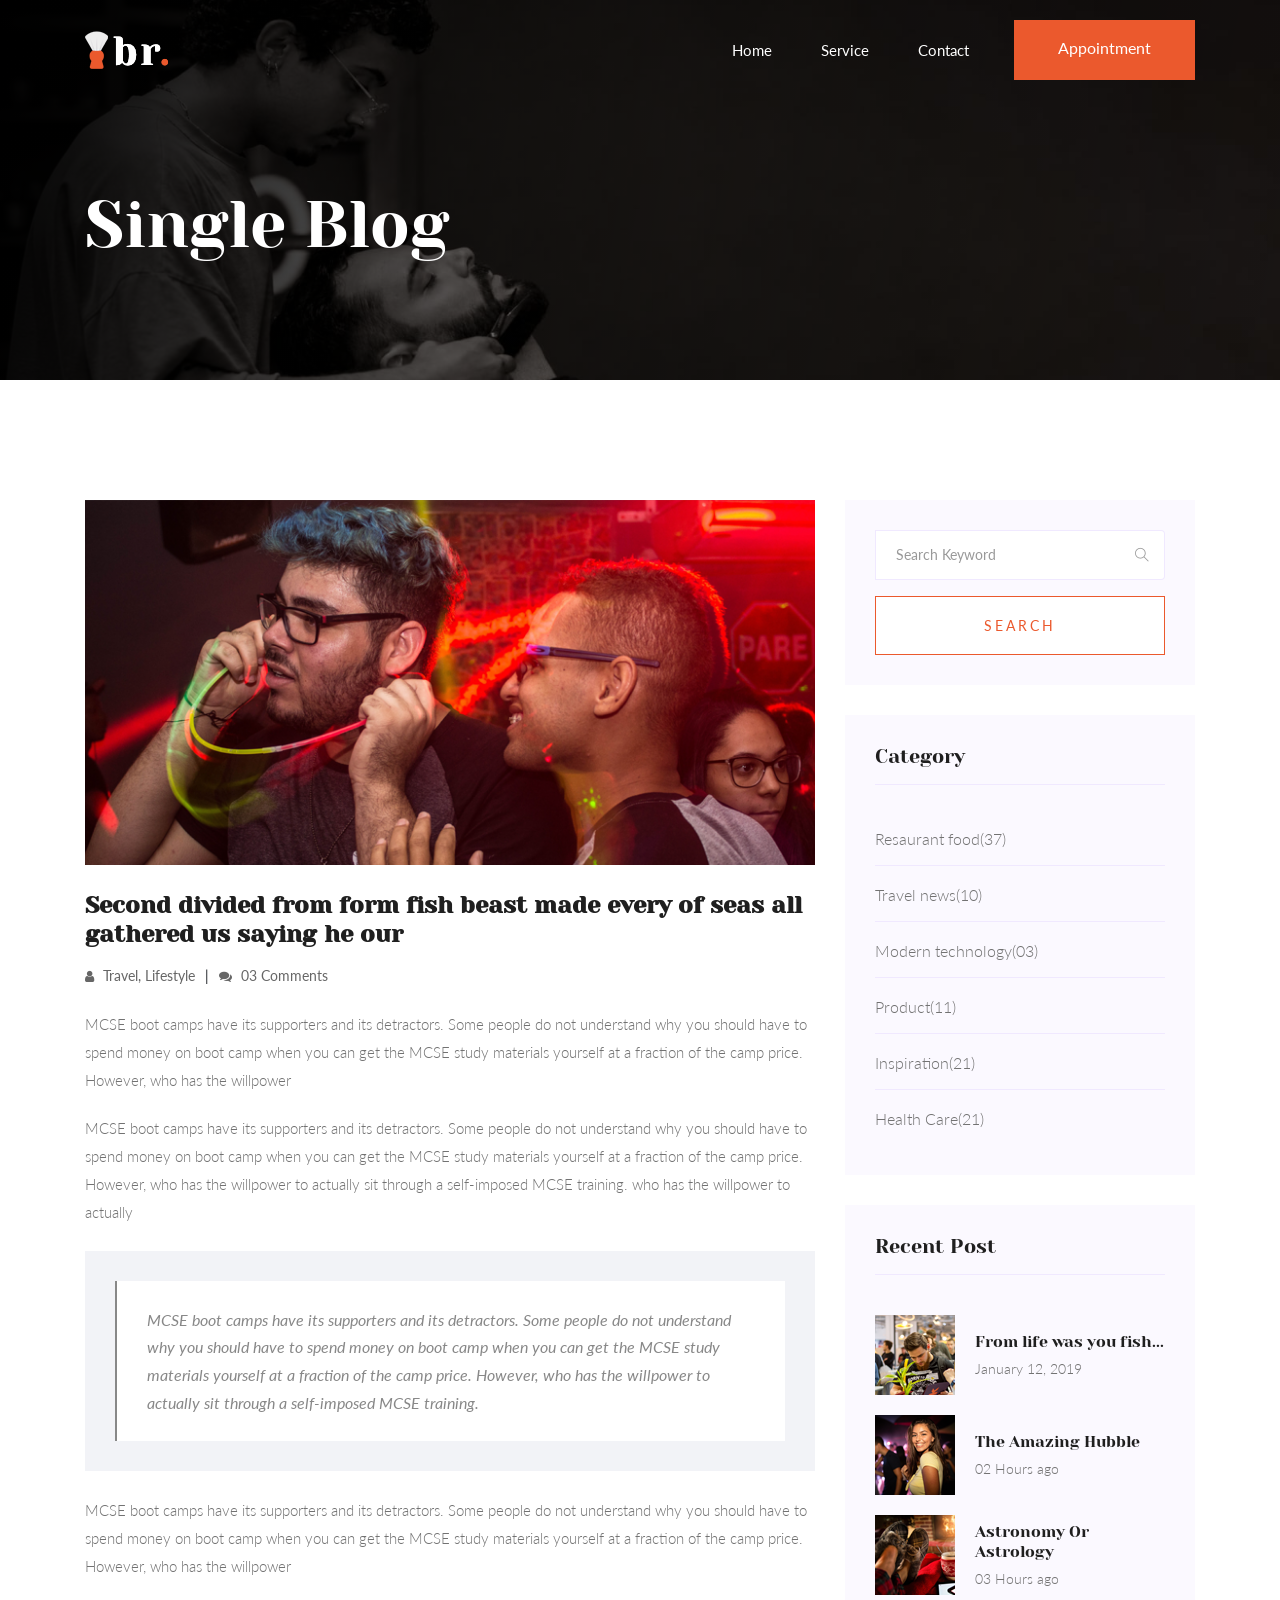
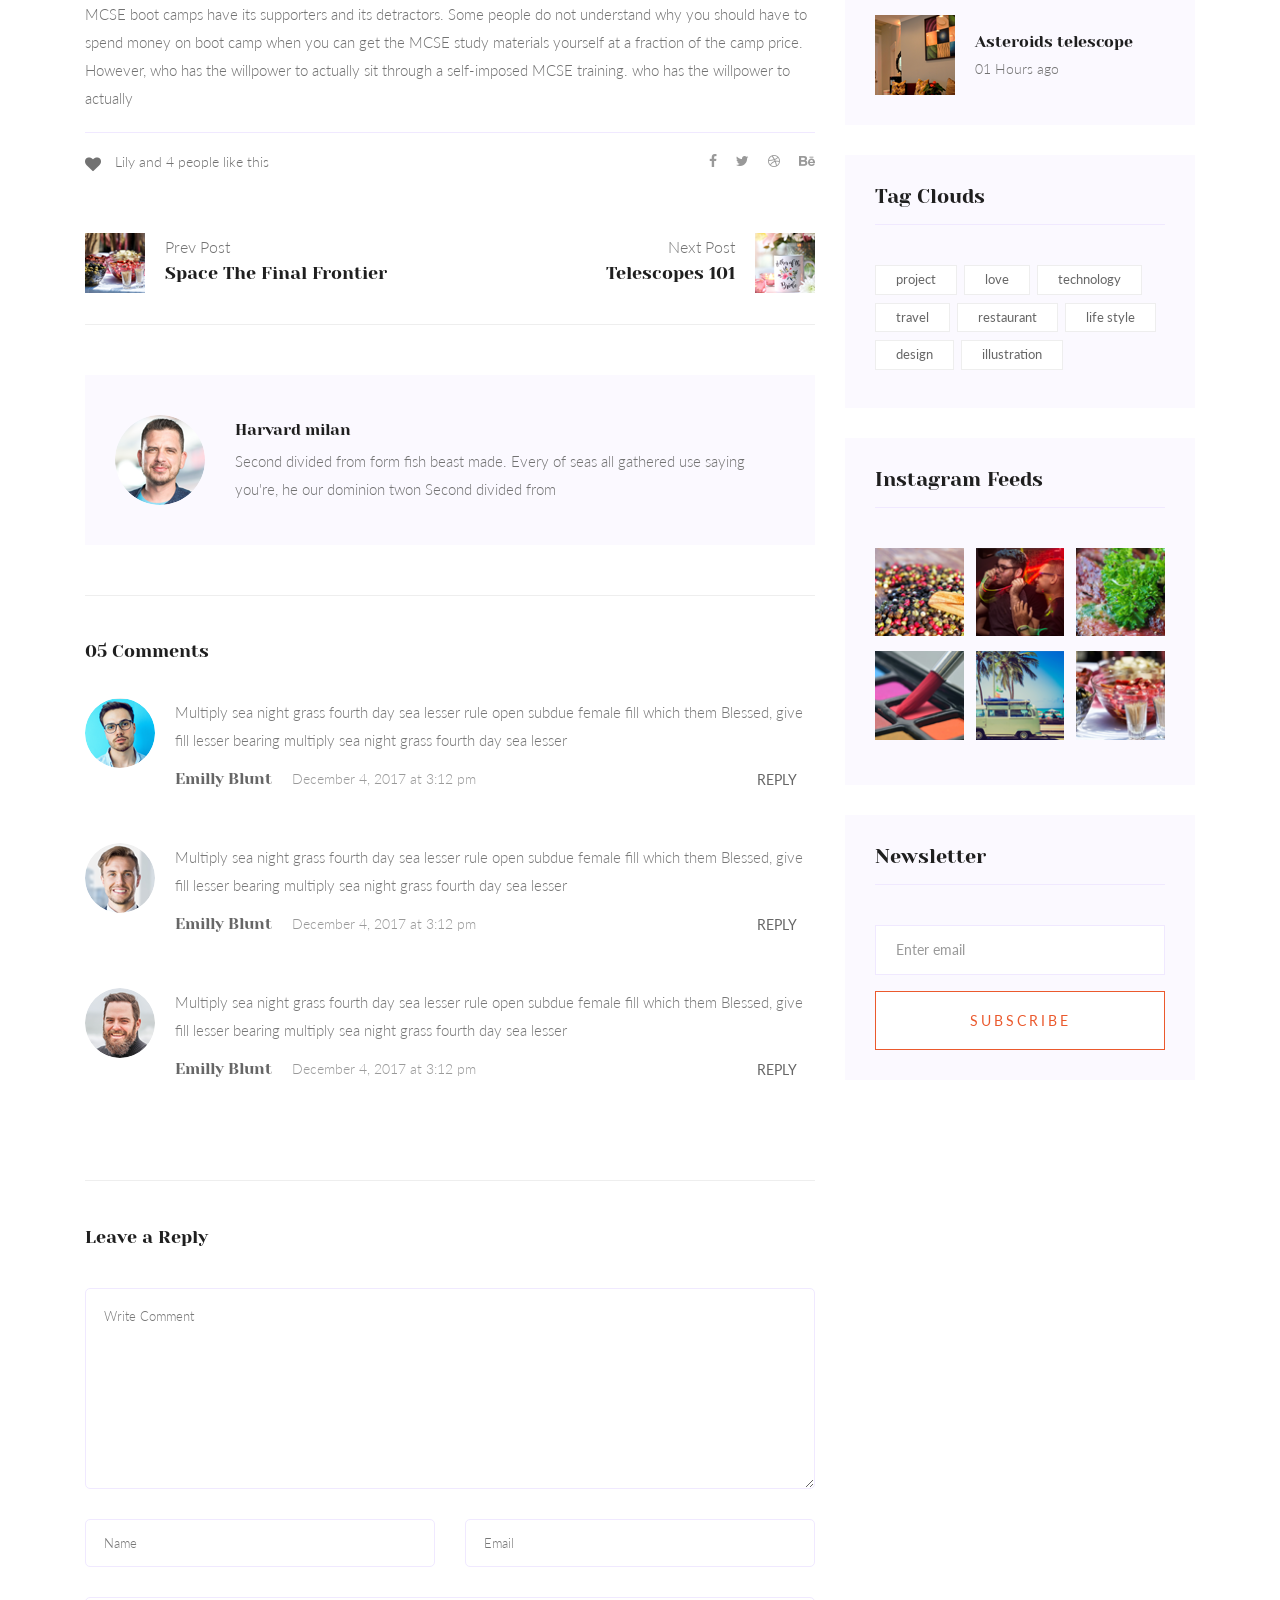
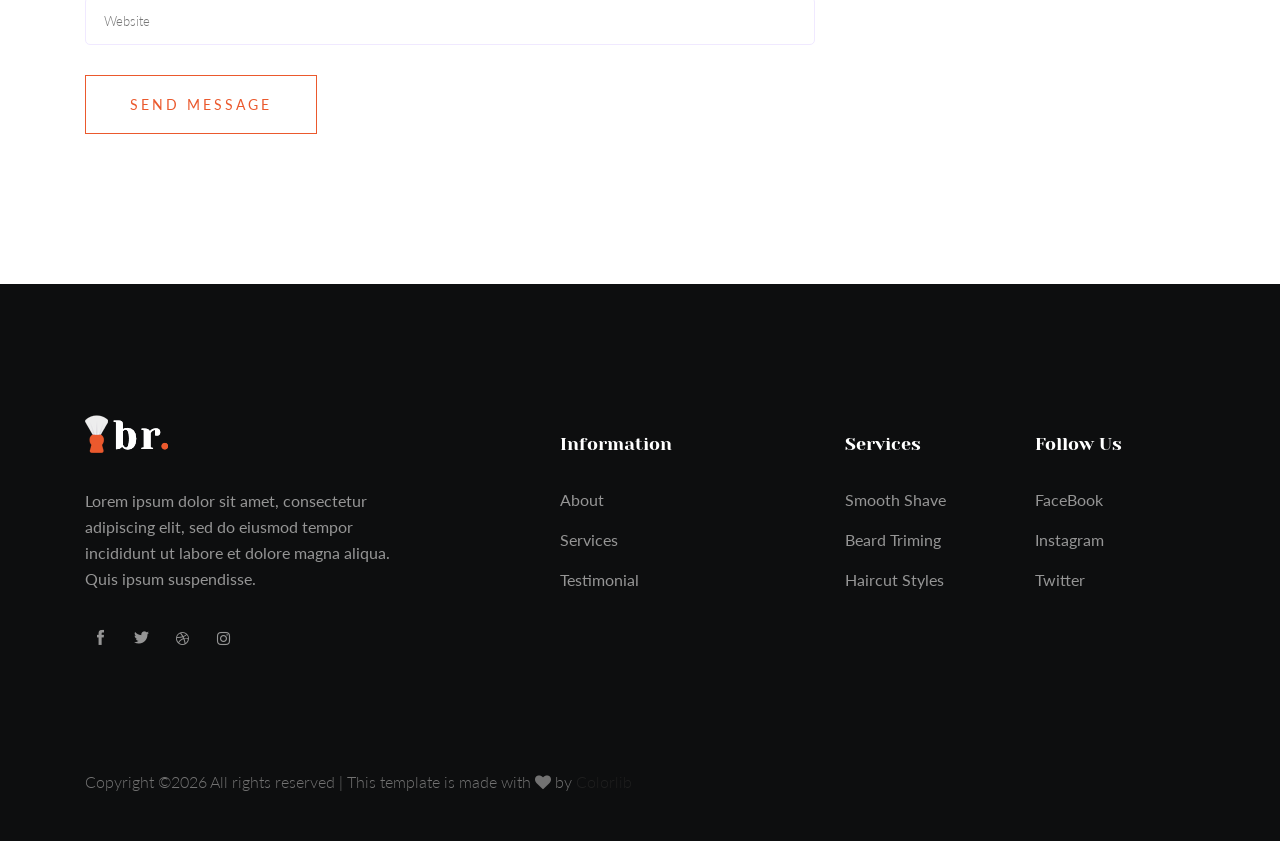
<file: single-blog.html>
<!doctype html>
<html class="no-js" lang="zxx">

<head>
   <meta charset="utf-8">
   <meta http-equiv="x-ua-compatible" content="ie=edge">
   <title>Barber</title>
   <meta name="description" content="">
   <meta name="viewport" content="width=device-width, initial-scale=1">

   <!-- <link rel="manifest" href="site.webmanifest"> -->
   <link rel="shortcut icon" type="image/x-icon" href="img/favicon.png">
   <!-- Place favicon.ico in the root directory -->

   <!-- CSS here -->
   <link rel="stylesheet" href="css/bootstrap.min.css">
   <link rel="stylesheet" href="css/owl.carousel.min.css">
   <link rel="stylesheet" href="css/magnific-popup.css">
   <link rel="stylesheet" href="css/font-awesome.min.css">
   <link rel="stylesheet" href="css/themify-icons.css">
   <link rel="stylesheet" href="css/nice-select.css">
   <link rel="stylesheet" href="css/flaticon.css">
   <link rel="stylesheet" href="css/gijgo.css">
   <link rel="stylesheet" href="css/animate.css">
   <link rel="stylesheet" href="css/slicknav.css">
   <link rel="stylesheet" href="css/style.css">
   <!-- <link rel="stylesheet" href="css/responsive.css"> -->
</head>

<body>
   <!--[if lte IE 9]>
            <p class="browserupgrade">You are using an <strong>outdated</strong> browser. Please <a href="https://browsehappy.com/">upgrade your browser</a> to improve your experience and security.</p>
        <![endif]-->

    <!-- header-start -->
    <header>
      <div class="header-area ">
          <div id="sticky-header" class="main-header-area">
              <div class="container">
                  <div class="row align-items-center">
                      <div class="col-xl-3 col-lg-3">
                          <div class="logo-img">
                              <a href="index.html">
                                  <img src="img/logo.png" alt="">
                              </a>
                          </div>
                      </div>
                      <div class="col-xl-9 col-lg-9">
                          <div class="menu_wrap d-none d-lg-block">
                              <div class="menu_wrap_inner d-flex align-items-center justify-content-end">
                                  <div class="main-menu">
                                      <nav>
                                          <ul id="navigation">
                                              <li><a class="active" href="index.html">home</a></li>
                                              <li><a href="service.html">service</a></li>
                                              <li><a href="contact.html">Contact</a></li>
                                          </ul>
                                      </nav>
                                  </div>
                                  <div class="book_room">
                                      <div class="book_btn">
                                          <a class="popup-with-form" href="#test-form">Appointment</a>
                                      </div>
                                  </div>
                              </div>
                          </div>
                      </div>
                      <div class="col-12">
                          <div class="mobile_menu d-block d-lg-none"></div>
                      </div>
                  </div>
              </div>
          </div>
      </div>
  </header>
  <!-- header-end -->

   <!-- bradcam_area_start -->
   <div class="bradcam_area breadcam_bg overlay">
      <div class="container">
          <div class="row">
              <div class="col-lg-12">
                  <h3>single Blog</h3>
              </div>
          </div>
      </div>
  </div>
  <!-- bradcam_area_end -->

   <!--================Blog Area =================-->
   <section class="blog_area single-post-area section-padding">
      <div class="container">
         <div class="row">
            <div class="col-lg-8 posts-list">
               <div class="single-post">
                  <div class="feature-img">
                     <img class="img-fluid" src="img/blog/single_blog_1.png" alt="">
                  </div>
                  <div class="blog_details">
                     <h2>Second divided from form fish beast made every of seas
                        all gathered us saying he our
                     </h2>
                     <ul class="blog-info-link mt-3 mb-4">
                        <li><a href="#"><i class="fa fa-user"></i> Travel, Lifestyle</a></li>
                        <li><a href="#"><i class="fa fa-comments"></i> 03 Comments</a></li>
                     </ul>
                     <p class="excert">
                        MCSE boot camps have its supporters and its detractors. Some people do not understand why you
                        should have to spend money on boot camp when you can get the MCSE study materials yourself at a
                        fraction of the camp price. However, who has the willpower
                     </p>
                     <p>
                        MCSE boot camps have its supporters and its detractors. Some people do not understand why you
                        should have to spend money on boot camp when you can get the MCSE study materials yourself at a
                        fraction of the camp price. However, who has the willpower to actually sit through a
                        self-imposed MCSE training. who has the willpower to actually
                     </p>
                     <div class="quote-wrapper">
                        <div class="quotes">
                           MCSE boot camps have its supporters and its detractors. Some people do not understand why you
                           should have to spend money on boot camp when you can get the MCSE study materials yourself at
                           a fraction of the camp price. However, who has the willpower to actually sit through a
                           self-imposed MCSE training.
                        </div>
                     </div>
                     <p>
                        MCSE boot camps have its supporters and its detractors. Some people do not understand why you
                        should have to spend money on boot camp when you can get the MCSE study materials yourself at a
                        fraction of the camp price. However, who has the willpower
                     </p>
                     <p>
                        MCSE boot camps have its supporters and its detractors. Some people do not understand why you
                        should have to spend money on boot camp when you can get the MCSE study materials yourself at a
                        fraction of the camp price. However, who has the willpower to actually sit through a
                        self-imposed MCSE training. who has the willpower to actually
                     </p>
                  </div>
               </div>
               <div class="navigation-top">
                  <div class="d-sm-flex justify-content-between text-center">
                     <p class="like-info"><span class="align-middle"><i class="fa fa-heart"></i></span> Lily and 4
                        people like this</p>
                     <div class="col-sm-4 text-center my-2 my-sm-0">
                        <!-- <p class="comment-count"><span class="align-middle"><i class="fa fa-comment"></i></span> 06 Comments</p> -->
                     </div>
                     <ul class="social-icons">
                        <li><a href="#"><i class="fa fa-facebook-f"></i></a></li>
                        <li><a href="#"><i class="fa fa-twitter"></i></a></li>
                        <li><a href="#"><i class="fa fa-dribbble"></i></a></li>
                        <li><a href="#"><i class="fa fa-behance"></i></a></li>
                     </ul>
                  </div>
                  <div class="navigation-area">
                     <div class="row">
                        <div
                           class="col-lg-6 col-md-6 col-12 nav-left flex-row d-flex justify-content-start align-items-center">
                           <div class="thumb">
                              <a href="#">
                                 <img class="img-fluid" src="img/post/preview.png" alt="">
                              </a>
                           </div>
                           <div class="arrow">
                              <a href="#">
                                 <span class="lnr text-white ti-arrow-left"></span>
                              </a>
                           </div>
                           <div class="detials">
                              <p>Prev Post</p>
                              <a href="#">
                                 <h4>Space The Final Frontier</h4>
                              </a>
                           </div>
                        </div>
                        <div
                           class="col-lg-6 col-md-6 col-12 nav-right flex-row d-flex justify-content-end align-items-center">
                           <div class="detials">
                              <p>Next Post</p>
                              <a href="#">
                                 <h4>Telescopes 101</h4>
                              </a>
                           </div>
                           <div class="arrow">
                              <a href="#">
                                 <span class="lnr text-white ti-arrow-right"></span>
                              </a>
                           </div>
                           <div class="thumb">
                              <a href="#">
                                 <img class="img-fluid" src="img/post/next.png" alt="">
                              </a>
                           </div>
                        </div>
                     </div>
                  </div>
               </div>
               <div class="blog-author">
                  <div class="media align-items-center">
                     <img src="img/blog/author.png" alt="">
                     <div class="media-body">
                        <a href="#">
                           <h4>Harvard milan</h4>
                        </a>
                        <p>Second divided from form fish beast made. Every of seas all gathered use saying you're, he
                           our dominion twon Second divided from</p>
                     </div>
                  </div>
               </div>
               <div class="comments-area">
                  <h4>05 Comments</h4>
                  <div class="comment-list">
                     <div class="single-comment justify-content-between d-flex">
                        <div class="user justify-content-between d-flex">
                           <div class="thumb">
                              <img src="img/comment/comment_1.png" alt="">
                           </div>
                           <div class="desc">
                              <p class="comment">
                                 Multiply sea night grass fourth day sea lesser rule open subdue female fill which them
                                 Blessed, give fill lesser bearing multiply sea night grass fourth day sea lesser
                              </p>
                              <div class="d-flex justify-content-between">
                                 <div class="d-flex align-items-center">
                                    <h5>
                                       <a href="#">Emilly Blunt</a>
                                    </h5>
                                    <p class="date">December 4, 2017 at 3:12 pm </p>
                                 </div>
                                 <div class="reply-btn">
                                    <a href="#" class="btn-reply text-uppercase">reply</a>
                                 </div>
                              </div>
                           </div>
                        </div>
                     </div>
                  </div>
                  <div class="comment-list">
                     <div class="single-comment justify-content-between d-flex">
                        <div class="user justify-content-between d-flex">
                           <div class="thumb">
                              <img src="img/comment/comment_2.png" alt="">
                           </div>
                           <div class="desc">
                              <p class="comment">
                                 Multiply sea night grass fourth day sea lesser rule open subdue female fill which them
                                 Blessed, give fill lesser bearing multiply sea night grass fourth day sea lesser
                              </p>
                              <div class="d-flex justify-content-between">
                                 <div class="d-flex align-items-center">
                                    <h5>
                                       <a href="#">Emilly Blunt</a>
                                    </h5>
                                    <p class="date">December 4, 2017 at 3:12 pm </p>
                                 </div>
                                 <div class="reply-btn">
                                    <a href="#" class="btn-reply text-uppercase">reply</a>
                                 </div>
                              </div>
                           </div>
                        </div>
                     </div>
                  </div>
                  <div class="comment-list">
                     <div class="single-comment justify-content-between d-flex">
                        <div class="user justify-content-between d-flex">
                           <div class="thumb">
                              <img src="img/comment/comment_3.png" alt="">
                           </div>
                           <div class="desc">
                              <p class="comment">
                                 Multiply sea night grass fourth day sea lesser rule open subdue female fill which them
                                 Blessed, give fill lesser bearing multiply sea night grass fourth day sea lesser
                              </p>
                              <div class="d-flex justify-content-between">
                                 <div class="d-flex align-items-center">
                                    <h5>
                                       <a href="#">Emilly Blunt</a>
                                    </h5>
                                    <p class="date">December 4, 2017 at 3:12 pm </p>
                                 </div>
                                 <div class="reply-btn">
                                    <a href="#" class="btn-reply text-uppercase">reply</a>
                                 </div>
                              </div>
                           </div>
                        </div>
                     </div>
                  </div>
               </div>
               <div class="comment-form">
                  <h4>Leave a Reply</h4>
                  <form class="form-contact comment_form" action="#" id="commentForm">
                     <div class="row">
                        <div class="col-12">
                           <div class="form-group">
                              <textarea class="form-control w-100" name="comment" id="comment" cols="30" rows="9"
                                 placeholder="Write Comment"></textarea>
                           </div>
                        </div>
                        <div class="col-sm-6">
                           <div class="form-group">
                              <input class="form-control" name="name" id="name" type="text" placeholder="Name">
                           </div>
                        </div>
                        <div class="col-sm-6">
                           <div class="form-group">
                              <input class="form-control" name="email" id="email" type="email" placeholder="Email">
                           </div>
                        </div>
                        <div class="col-12">
                           <div class="form-group">
                              <input class="form-control" name="website" id="website" type="text" placeholder="Website">
                           </div>
                        </div>
                     </div>
                     <div class="form-group">
                        <button type="submit" class="button button-contactForm btn_1 boxed-btn">Send Message</button>
                     </div>
                  </form>
               </div>
            </div>
            <div class="col-lg-4">
               <div class="blog_right_sidebar">
                  <aside class="single_sidebar_widget search_widget">
                     <form action="#">
                        <div class="form-group">
                           <div class="input-group mb-3">
                              <input type="text" class="form-control" placeholder='Search Keyword'
                                 onfocus="this.placeholder = ''" onblur="this.placeholder = 'Search Keyword'">
                              <div class="input-group-append">
                                 <button class="btn" type="button"><i class="ti-search"></i></button>
                              </div>
                           </div>
                        </div>
                        <button class="button rounded-0 primary-bg text-white w-100 btn_1 boxed-btn"
                           type="submit">Search</button>
                     </form>
                  </aside>
                  <aside class="single_sidebar_widget post_category_widget">
                     <h4 class="widget_title">Category</h4>
                     <ul class="list cat-list">
                        <li>
                           <a href="#" class="d-flex">
                              <p>Resaurant food</p>
                              <p>(37)</p>
                           </a>
                        </li>
                        <li>
                           <a href="#" class="d-flex">
                              <p>Travel news</p>
                              <p>(10)</p>
                           </a>
                        </li>
                        <li>
                           <a href="#" class="d-flex">
                              <p>Modern technology</p>
                              <p>(03)</p>
                           </a>
                        </li>
                        <li>
                           <a href="#" class="d-flex">
                              <p>Product</p>
                              <p>(11)</p>
                           </a>
                        </li>
                        <li>
                           <a href="#" class="d-flex">
                              <p>Inspiration</p>
                              <p>(21)</p>
                           </a>
                        </li>
                        <li>
                           <a href="#" class="d-flex">
                              <p>Health Care</p>
                              <p>(21)</p>
                           </a>
                        </li>
                     </ul>
                  </aside>
                  <aside class="single_sidebar_widget popular_post_widget">
                     <h3 class="widget_title">Recent Post</h3>
                     <div class="media post_item">
                        <img src="img/post/post_1.png" alt="post">
                        <div class="media-body">
                           <a href="single-blog.html">
                              <h3>From life was you fish...</h3>
                           </a>
                           <p>January 12, 2019</p>
                        </div>
                     </div>
                     <div class="media post_item">
                        <img src="img/post/post_2.png" alt="post">
                        <div class="media-body">
                           <a href="single-blog.html">
                              <h3>The Amazing Hubble</h3>
                           </a>
                           <p>02 Hours ago</p>
                        </div>
                     </div>
                     <div class="media post_item">
                        <img src="img/post/post_3.png" alt="post">
                        <div class="media-body">
                           <a href="single-blog.html">
                              <h3>Astronomy Or Astrology</h3>
                           </a>
                           <p>03 Hours ago</p>
                        </div>
                     </div>
                     <div class="media post_item">
                        <img src="img/post/post_4.png" alt="post">
                        <div class="media-body">
                           <a href="single-blog.html">
                              <h3>Asteroids telescope</h3>
                           </a>
                           <p>01 Hours ago</p>
                        </div>
                     </div>
                  </aside>
                  <aside class="single_sidebar_widget tag_cloud_widget">
                     <h4 class="widget_title">Tag Clouds</h4>
                     <ul class="list">
                        <li>
                           <a href="#">project</a>
                        </li>
                        <li>
                           <a href="#">love</a>
                        </li>
                        <li>
                           <a href="#">technology</a>
                        </li>
                        <li>
                           <a href="#">travel</a>
                        </li>
                        <li>
                           <a href="#">restaurant</a>
                        </li>
                        <li>
                           <a href="#">life style</a>
                        </li>
                        <li>
                           <a href="#">design</a>
                        </li>
                        <li>
                           <a href="#">illustration</a>
                        </li>
                     </ul>
                  </aside>
                  <aside class="single_sidebar_widget instagram_feeds">
                     <h4 class="widget_title">Instagram Feeds</h4>
                     <ul class="instagram_row flex-wrap">
                        <li>
                           <a href="#">
                              <img class="img-fluid" src="img/post/post_5.png" alt="">
                           </a>
                        </li>
                        <li>
                           <a href="#">
                              <img class="img-fluid" src="img/post/post_6.png" alt="">
                           </a>
                        </li>
                        <li>
                           <a href="#">
                              <img class="img-fluid" src="img/post/post_7.png" alt="">
                           </a>
                        </li>
                        <li>
                           <a href="#">
                              <img class="img-fluid" src="img/post/post_8.png" alt="">
                           </a>
                        </li>
                        <li>
                           <a href="#">
                              <img class="img-fluid" src="img/post/post_9.png" alt="">
                           </a>
                        </li>
                        <li>
                           <a href="#">
                              <img class="img-fluid" src="img/post/post_10.png" alt="">
                           </a>
                        </li>
                     </ul>
                  </aside>
                  <aside class="single_sidebar_widget newsletter_widget">
                     <h4 class="widget_title">Newsletter</h4>
                     <form action="#">
                        <div class="form-group">
                           <input type="email" class="form-control" onfocus="this.placeholder = ''"
                              onblur="this.placeholder = 'Enter email'" placeholder='Enter email' required>
                        </div>
                        <button class="button rounded-0 primary-bg text-white w-100 btn_1 boxed-btn"
                           type="submit">Subscribe</button>
                     </form>
                  </aside>
               </div>
            </div>
         </div>
      </div>
   </section>
   <!--================ Blog Area end =================-->

    <!-- footer_start  -->
    <footer class="footer">
      <div class="footer_top">
          <div class="container">
              <div class="row">
                  <div class="col-xl-5 col-md-6 col-lg-5 ">
                      <div class="footer_widget">
                          <div class="footer_logo">
                              <a href="#">
                                  <img src="img/logo.png" alt="">
                              </a>
                          </div>
                          <p class="address_text">Lorem ipsum dolor sit amet, consectetur <br> adipiscing elit, sed do eiusmod tempor <br> incididunt ut labore et dolore magna aliqua. <br> Quis ipsum suspendisse.
                          </p>
                          <div class="socail_links">
                              <ul>
                                  <li>
                                      <a href="#">
                                          <i class="ti-facebook"></i>
                                      </a>
                                  </li>
                                  <li>
                                      <a href="#">
                                          <i class="ti-twitter-alt"></i>
                                      </a>
                                  </li>
                                  <li>
                                      <a href="#">
                                          <i class="fa fa-dribbble"></i>
                                      </a>
                                  </li>
                                  <li>
                                      <a href="#">
                                          <i class="fa fa-instagram"></i>
                                      </a>
                                  </li>
                              </ul>
                          </div>

                      </div>
                  </div>
                  <div class="col-xl-3 col-md-6 col-lg-3">
                      <div class="footer_widget">
                          <h3 class="footer_title">
                              Information
                          </h3>
                          <ul class="links">
                              <li><a href="#">About</a></li>
                              <li><a href="#">Services</a></li>
                              <li><a href="#">Testimonial</a></li>
                          </ul>
                      </div>
                  </div>
                  <div class="col-xl-2  col-md-6 col-lg-2">
                      <div class="footer_widget">
                          <h3 class="footer_title">
                              Services
                          </h3>
                          <ul class="links">
                              <li><a href="#">Smooth Shave </a></li>
                              <li><a href="#">Beard Triming</a></li>
                              <li><a href="#"> Haircut Styles</a></li>
                          </ul>
                      </div>
                  </div>
                  <div class="col-xl-2  col-md-6 col-lg-2">
                      <div class="footer_widget">
                          <h3 class="footer_title">
                              Follow Us
                          </h3>
                          <ul class="links">
                              <li><a href="#">FaceBook</a></li>
                              <li><a href="#">Instagram</a></li>
                              <li><a href="#"> Twitter</a></li>
                          </ul>
                      </div>
                  </div>
              </div>
          </div>
      </div>
      <div class="copy-right_text">
          <div class="container">
              <div class="row">
                  <div class="col-xl-12">
                      <p class="copy_right text-center">
                          <p><!-- Link back to Colorlib can't be removed. Template is licensed under CC BY 3.0. -->
  Copyright &copy;<script>document.write(new Date().getFullYear());</script> All rights reserved | This template is made with <i class="fa fa-heart" aria-hidden="true"></i> by <a href="https://colorlib.com" target="_blank">Colorlib</a>
  <!-- Link back to Colorlib can't be removed. Template is licensed under CC BY 3.0. --></p>
                      </p>
                  </div>
              </div>
          </div>
      </div>
  </footer>
  <!-- footer_end  -->


  <!-- form itself end-->
  <form id="test-form" class="white-popup-block mfp-hide">
          <div class="popup_box ">
                  <div class="popup_inner">
                      <h3>Make an Appointment</h3>
                      <form action="#">
                          <div class="row">
                              <div class="col-xl-6 col-md-6">
                                  <input id="datepicker" placeholder="Date">
                              </div>
                              <div class="col-xl-6 col-md-6">
                                  <input id="timepicker" placeholder="time">
                              </div>
                              <div class="col-xl-6 col-md-6">
                                  <select class="form-select wide" id="default-select" class="">
                                      <option data-display="Choose services">Choose services 1</option>
                                      <option value="1">Choose services 2</option>
                                      <option value="2">Choose services 3</option>
                                      <option value="3">Choose services 4</option>
                                  </select>
                              </div>
                              <div class="col-xl-6 col-md-6">
                                  <select class="form-select wide" id="default-select" class="">
                                      <option data-display="Choose Barbers">Choose Barbers</option>
                                      <option value="1">Zaki</option>
                                      <option value="2">Ronky</option>
                                      <option value="3">kalu</option>
                                  </select>
                              </div>
                              <div class="col-xl-6 col-md-6">
                                  <input type="text" placeholder="Your name">
                              </div>
                              <div class="col-xl-6 col-md-6">
                                  <input type="text" placeholder="Phone no">
                              </div>
                              <div class="col-xl-12">
                                  <input type="email" placeholder="Your email">
                              </div>
                              <div class="col-xl-12">
                                  <button type="submit" class="boxed-btn3">Submit</button>
                              </div>
                          </div>
                      </form>
                  </div>
              </div>
      </form>
<!-- form itself end -->


   <!-- JS here -->
   <script src="js/vendor/modernizr-3.5.0.min.js"></script>
   <script src="js/vendor/jquery-1.12.4.min.js"></script>
   <script src="js/popper.min.js"></script>
   <script src="js/bootstrap.min.js"></script>
   <script src="js/owl.carousel.min.js"></script>
   <script src="js/isotope.pkgd.min.js"></script>
   <script src="js/ajax-form.js"></script>
   <script src="js/waypoints.min.js"></script>
   <script src="js/jquery.counterup.min.js"></script>
   <script src="js/imagesloaded.pkgd.min.js"></script>
   <script src="js/scrollIt.js"></script>
   <script src="js/jquery.scrollUp.min.js"></script>
   <script src="js/wow.min.js"></script>
   <script src="js/nice-select.min.js"></script>
   <script src="js/jquery.slicknav.min.js"></script>
   <script src="js/jquery.magnific-popup.min.js"></script>
   <script src="js/plugins.js"></script>
   <script src="js/gijgo.min.js"></script>

   <!--contact js-->
   <script src="js/contact.js"></script>
   <script src="js/jquery.ajaxchimp.min.js"></script>
   <script src="js/jquery.form.js"></script>
   <script src="js/jquery.validate.min.js"></script>
   <script src="js/mail-script.js"></script>

   <script src="js/main.js"></script>
   <script>
        $('#datepicker').datepicker({
            iconsLibrary: 'fontawesome',
            disableDaysOfWeek: [0, 0],
        //     icons: {
        //      rightIcon: '<span class="fa fa-caret-down"></span>'
        //  }
        });
        $('#datepicker2').datepicker({
            iconsLibrary: 'fontawesome',
            icons: {
             rightIcon: '<span class="fa fa-caret-down"></span>'
         }

        });
        var timepicker = $('#timepicker').timepicker({
         format: 'HH.MM'
     });
   </script>
</body>

</html>
</file>
<file: css/themify-icons.css>
@font-face {
	font-family: 'themify';
	src:url('../fonts/themify.eot?-fvbane');
	src:url('../fonts/themify.eot?#iefix-fvbane') format('embedded-opentype'),
		url('../fonts/themify.woff?-fvbane') format('woff'),
		url('../fonts/themify.ttf?-fvbane') format('truetype'),
		url('../fonts/themify.svg?-fvbane#themify') format('svg');
	font-weight: normal;
	font-style: normal;
}

[class^="ti-"], [class*=" ti-"] {
	font-family: 'themify';
	/* speak: none; */
	font-style: normal;
	font-weight: normal;
	font-variant: normal;
	text-transform: none;
	line-height: 1;

	/* Better Font Rendering =========== */
	-webkit-font-smoothing: antialiased;
	-moz-osx-font-smoothing: grayscale;
}

.ti-wand:before {
	content: "\e600";
}
.ti-volume:before {
	content: "\e601";
}
.ti-user:before {
	content: "\e602";
}
.ti-unlock:before {
	content: "\e603";
}
.ti-unlink:before {
	content: "\e604";
}
.ti-trash:before {
	content: "\e605";
}
.ti-thought:before {
	content: "\e606";
}
.ti-target:before {
	content: "\e607";
}
.ti-tag:before {
	content: "\e608";
}
.ti-tablet:before {
	content: "\e609";
}
.ti-star:before {
	content: "\e60a";
}
.ti-spray:before {
	content: "\e60b";
}
.ti-signal:before {
	content: "\e60c";
}
.ti-shopping-cart:before {
	content: "\e60d";
}
.ti-shopping-cart-full:before {
	content: "\e60e";
}
.ti-settings:before {
	content: "\e60f";
}
.ti-search:before {
	content: "\e610";
}
.ti-zoom-in:before {
	content: "\e611";
}
.ti-zoom-out:before {
	content: "\e612";
}
.ti-cut:before {
	content: "\e613";
}
.ti-ruler:before {
	content: "\e614";
}
.ti-ruler-pencil:before {
	content: "\e615";
}
.ti-ruler-alt:before {
	content: "\e616";
}
.ti-bookmark:before {
	content: "\e617";
}
.ti-bookmark-alt:before {
	content: "\e618";
}
.ti-reload:before {
	content: "\e619";
}
.ti-plus:before {
	content: "\e61a";
}
.ti-pin:before {
	content: "\e61b";
}
.ti-pencil:before {
	content: "\e61c";
}
.ti-pencil-alt:before {
	content: "\e61d";
}
.ti-paint-roller:before {
	content: "\e61e";
}
.ti-paint-bucket:before {
	content: "\e61f";
}
.ti-na:before {
	content: "\e620";
}
.ti-mobile:before {
	content: "\e621";
}
.ti-minus:before {
	content: "\e622";
}
.ti-medall:before {
	content: "\e623";
}
.ti-medall-alt:before {
	content: "\e624";
}
.ti-marker:before {
	content: "\e625";
}
.ti-marker-alt:before {
	content: "\e626";
}
.ti-arrow-up:before {
	content: "\e627";
}
.ti-arrow-right:before {
	content: "\e628";
}
.ti-arrow-left:before {
	content: "\e629";
}
.ti-arrow-down:before {
	content: "\e62a";
}
.ti-lock:before {
	content: "\e62b";
}
.ti-location-arrow:before {
	content: "\e62c";
}
.ti-link:before {
	content: "\e62d";
}
.ti-layout:before {
	content: "\e62e";
}
.ti-layers:before {
	content: "\e62f";
}
.ti-layers-alt:before {
	content: "\e630";
}
.ti-key:before {
	content: "\e631";
}
.ti-import:before {
	content: "\e632";
}
.ti-image:before {
	content: "\e633";
}
.ti-heart:before {
	content: "\e634";
}
.ti-heart-broken:before {
	content: "\e635";
}
.ti-hand-stop:before {
	content: "\e636";
}
.ti-hand-open:before {
	content: "\e637";
}
.ti-hand-drag:before {
	content: "\e638";
}
.ti-folder:before {
	content: "\e639";
}
.ti-flag:before {
	content: "\e63a";
}
.ti-flag-alt:before {
	content: "\e63b";
}
.ti-flag-alt-2:before {
	content: "\e63c";
}
.ti-eye:before {
	content: "\e63d";
}
.ti-export:before {
	content: "\e63e";
}
.ti-exchange-vertical:before {
	content: "\e63f";
}
.ti-desktop:before {
	content: "\e640";
}
.ti-cup:before {
	content: "\e641";
}
.ti-crown:before {
	content: "\e642";
}
.ti-comments:before {
	content: "\e643";
}
.ti-comment:before {
	content: "\e644";
}
.ti-comment-alt:before {
	content: "\e645";
}
.ti-close:before {
	content: "\e646";
}
.ti-clip:before {
	content: "\e647";
}
.ti-angle-up:before {
	content: "\e648";
}
.ti-angle-right:before {
	content: "\e649";
}
.ti-angle-left:before {
	content: "\e64a";
}
.ti-angle-down:before {
	content: "\e64b";
}
.ti-check:before {
	content: "\e64c";
}
.ti-check-box:before {
	content: "\e64d";
}
.ti-camera:before {
	content: "\e64e";
}
.ti-announcement:before {
	content: "\e64f";
}
.ti-brush:before {
	content: "\e650";
}
.ti-briefcase:before {
	content: "\e651";
}
.ti-bolt:before {
	content: "\e652";
}
.ti-bolt-alt:before {
	content: "\e653";
}
.ti-blackboard:before {
	content: "\e654";
}
.ti-bag:before {
	content: "\e655";
}
.ti-move:before {
	content: "\e656";
}
.ti-arrows-vertical:before {
	content: "\e657";
}
.ti-arrows-horizontal:before {
	content: "\e658";
}
.ti-fullscreen:before {
	content: "\e659";
}
.ti-arrow-top-right:before {
	content: "\e65a";
}
.ti-arrow-top-left:before {
	content: "\e65b";
}
.ti-arrow-circle-up:before {
	content: "\e65c";
}
.ti-arrow-circle-right:before {
	content: "\e65d";
}
.ti-arrow-circle-left:before {
	content: "\e65e";
}
.ti-arrow-circle-down:before {
	content: "\e65f";
}
.ti-angle-double-up:before {
	content: "\e660";
}
.ti-angle-double-right:before {
	content: "\e661";
}
.ti-angle-double-left:before {
	content: "\e662";
}
.ti-angle-double-down:before {
	content: "\e663";
}
.ti-zip:before {
	content: "\e664";
}
.ti-world:before {
	content: "\e665";
}
.ti-wheelchair:before {
	content: "\e666";
}
.ti-view-list:before {
	content: "\e667";
}
.ti-view-list-alt:before {
	content: "\e668";
}
.ti-view-grid:before {
	content: "\e669";
}
.ti-uppercase:before {
	content: "\e66a";
}
.ti-upload:before {
	content: "\e66b";
}
.ti-underline:before {
	content: "\e66c";
}
.ti-truck:before {
	content: "\e66d";
}
.ti-timer:before {
	content: "\e66e";
}
.ti-ticket:before {
	content: "\e66f";
}
.ti-thumb-up:before {
	content: "\e670";
}
.ti-thumb-down:before {
	content: "\e671";
}
.ti-text:before {
	content: "\e672";
}
.ti-stats-up:before {
	content: "\e673";
}
.ti-stats-down:before {
	content: "\e674";
}
.ti-split-v:before {
	content: "\e675";
}
.ti-split-h:before {
	content: "\e676";
}
.ti-smallcap:before {
	content: "\e677";
}
.ti-shine:before {
	content: "\e678";
}
.ti-shift-right:before {
	content: "\e679";
}
.ti-shift-left:before {
	content: "\e67a";
}
.ti-shield:before {
	content: "\e67b";
}
.ti-notepad:before {
	content: "\e67c";
}
.ti-server:before {
	content: "\e67d";
}
.ti-quote-right:before {
	content: "\e67e";
}
.ti-quote-left:before {
	content: "\e67f";
}
.ti-pulse:before {
	content: "\e680";
}
.ti-printer:before {
	content: "\e681";
}
.ti-power-off:before {
	content: "\e682";
}
.ti-plug:before {
	content: "\e683";
}
.ti-pie-chart:before {
	content: "\e684";
}
.ti-paragraph:before {
	content: "\e685";
}
.ti-panel:before {
	content: "\e686";
}
.ti-package:before {
	content: "\e687";
}
.ti-music:before {
	content: "\e688";
}
.ti-music-alt:before {
	content: "\e689";
}
.ti-mouse:before {
	content: "\e68a";
}
.ti-mouse-alt:before {
	content: "\e68b";
}
.ti-money:before {
	content: "\e68c";
}
.ti-microphone:before {
	content: "\e68d";
}
.ti-menu:before {
	content: "\e68e";
}
.ti-menu-alt:before {
	content: "\e68f";
}
.ti-map:before {
	content: "\e690";
}
.ti-map-alt:before {
	content: "\e691";
}
.ti-loop:before {
	content: "\e692";
}
.ti-location-pin:before {
	content: "\e693";
}
.ti-list:before {
	content: "\e694";
}
.ti-light-bulb:before {
	content: "\e695";
}
.ti-Italic:before {
	content: "\e696";
}
.ti-info:before {
	content: "\e697";
}
.ti-infinite:before {
	content: "\e698";
}
.ti-id-badge:before {
	content: "\e699";
}
.ti-hummer:before {
	content: "\e69a";
}
.ti-home:before {
	content: "\e69b";
}
.ti-help:before {
	content: "\e69c";
}
.ti-headphone:before {
	content: "\e69d";
}
.ti-harddrives:before {
	content: "\e69e";
}
.ti-harddrive:before {
	content: "\e69f";
}
.ti-gift:before {
	content: "\e6a0";
}
.ti-game:before {
	content: "\e6a1";
}
.ti-filter:before {
	content: "\e6a2";
}
.ti-files:before {
	content: "\e6a3";
}
.ti-file:before {
	content: "\e6a4";
}
.ti-eraser:before {
	content: "\e6a5";
}
.ti-envelope:before {
	content: "\e6a6";
}
.ti-download:before {
	content: "\e6a7";
}
.ti-direction:before {
	content: "\e6a8";
}
.ti-direction-alt:before {
	content: "\e6a9";
}
.ti-dashboard:before {
	content: "\e6aa";
}
.ti-control-stop:before {
	content: "\e6ab";
}
.ti-control-shuffle:before {
	content: "\e6ac";
}
.ti-control-play:before {
	content: "\e6ad";
}
.ti-control-pause:before {
	content: "\e6ae";
}
.ti-control-forward:before {
	content: "\e6af";
}
.ti-control-backward:before {
	content: "\e6b0";
}
.ti-cloud:before {
	content: "\e6b1";
}
.ti-cloud-up:before {
	content: "\e6b2";
}
.ti-cloud-down:before {
	content: "\e6b3";
}
.ti-clipboard:before {
	content: "\e6b4";
}
.ti-car:before {
	content: "\e6b5";
}
.ti-calendar:before {
	content: "\e6b6";
}
.ti-book:before {
	content: "\e6b7";
}
.ti-bell:before {
	content: "\e6b8";
}
.ti-basketball:before {
	content: "\e6b9";
}
.ti-bar-chart:before {
	content: "\e6ba";
}
.ti-bar-chart-alt:before {
	content: "\e6bb";
}
.ti-back-right:before {
	content: "\e6bc";
}
.ti-back-left:before {
	content: "\e6bd";
}
.ti-arrows-corner:before {
	content: "\e6be";
}
.ti-archive:before {
	content: "\e6bf";
}
.ti-anchor:before {
	content: "\e6c0";
}
.ti-align-right:before {
	content: "\e6c1";
}
.ti-align-left:before {
	content: "\e6c2";
}
.ti-align-justify:before {
	content: "\e6c3";
}
.ti-align-center:before {
	content: "\e6c4";
}
.ti-alert:before {
	content: "\e6c5";
}
.ti-alarm-clock:before {
	content: "\e6c6";
}
.ti-agenda:before {
	content: "\e6c7";
}
.ti-write:before {
	content: "\e6c8";
}
.ti-window:before {
	content: "\e6c9";
}
.ti-widgetized:before {
	content: "\e6ca";
}
.ti-widget:before {
	content: "\e6cb";
}
.ti-widget-alt:before {
	content: "\e6cc";
}
.ti-wallet:before {
	content: "\e6cd";
}
.ti-video-clapper:before {
	content: "\e6ce";
}
.ti-video-camera:before {
	content: "\e6cf";
}
.ti-vector:before {
	content: "\e6d0";
}
.ti-themify-logo:before {
	content: "\e6d1";
}
.ti-themify-favicon:before {
	content: "\e6d2";
}
.ti-themify-favicon-alt:before {
	content: "\e6d3";
}
.ti-support:before {
	content: "\e6d4";
}
.ti-stamp:before {
	content: "\e6d5";
}
.ti-split-v-alt:before {
	content: "\e6d6";
}
.ti-slice:before {
	content: "\e6d7";
}
.ti-shortcode:before {
	content: "\e6d8";
}
.ti-shift-right-alt:before {
	content: "\e6d9";
}
.ti-shift-left-alt:before {
	content: "\e6da";
}
.ti-ruler-alt-2:before {
	content: "\e6db";
}
.ti-receipt:before {
	content: "\e6dc";
}
.ti-pin2:before {
	content: "\e6dd";
}
.ti-pin-alt:before {
	content: "\e6de";
}
.ti-pencil-alt2:before {
	content: "\e6df";
}
.ti-palette:before {
	content: "\e6e0";
}
.ti-more:before {
	content: "\e6e1";
}
.ti-more-alt:before {
	content: "\e6e2";
}
.ti-microphone-alt:before {
	content: "\e6e3";
}
.ti-magnet:before {
	content: "\e6e4";
}
.ti-line-double:before {
	content: "\e6e5";
}
.ti-line-dotted:before {
	content: "\e6e6";
}
.ti-line-dashed:before {
	content: "\e6e7";
}
.ti-layout-width-full:before {
	content: "\e6e8";
}
.ti-layout-width-default:before {
	content: "\e6e9";
}
.ti-layout-width-default-alt:before {
	content: "\e6ea";
}
.ti-layout-tab:before {
	content: "\e6eb";
}
.ti-layout-tab-window:before {
	content: "\e6ec";
}
.ti-layout-tab-v:before {
	content: "\e6ed";
}
.ti-layout-tab-min:before {
	content: "\e6ee";
}
.ti-layout-slider:before {
	content: "\e6ef";
}
.ti-layout-slider-alt:before {
	content: "\e6f0";
}
.ti-layout-sidebar-right:before {
	content: "\e6f1";
}
.ti-layout-sidebar-none:before {
	content: "\e6f2";
}
.ti-layout-sidebar-left:before {
	content: "\e6f3";
}
.ti-layout-placeholder:before {
	content: "\e6f4";
}
.ti-layout-menu:before {
	content: "\e6f5";
}
.ti-layout-menu-v:before {
	content: "\e6f6";
}
.ti-layout-menu-separated:before {
	content: "\e6f7";
}
.ti-layout-menu-full:before {
	content: "\e6f8";
}
.ti-layout-media-right-alt:before {
	content: "\e6f9";
}
.ti-layout-media-right:before {
	content: "\e6fa";
}
.ti-layout-media-overlay:before {
	content: "\e6fb";
}
.ti-layout-media-overlay-alt:before {
	content: "\e6fc";
}
.ti-layout-media-overlay-alt-2:before {
	content: "\e6fd";
}
.ti-layout-media-left-alt:before {
	content: "\e6fe";
}
.ti-layout-media-left:before {
	content: "\e6ff";
}
.ti-layout-media-center-alt:before {
	content: "\e700";
}
.ti-layout-media-center:before {
	content: "\e701";
}
.ti-layout-list-thumb:before {
	content: "\e702";
}
.ti-layout-list-thumb-alt:before {
	content: "\e703";
}
.ti-layout-list-post:before {
	content: "\e704";
}
.ti-layout-list-large-image:before {
	content: "\e705";
}
.ti-layout-line-solid:before {
	content: "\e706";
}
.ti-layout-grid4:before {
	content: "\e707";
}
.ti-layout-grid3:before {
	content: "\e708";
}
.ti-layout-grid2:before {
	content: "\e709";
}
.ti-layout-grid2-thumb:before {
	content: "\e70a";
}
.ti-layout-cta-right:before {
	content: "\e70b";
}
.ti-layout-cta-left:before {
	content: "\e70c";
}
.ti-layout-cta-center:before {
	content: "\e70d";
}
.ti-layout-cta-btn-right:before {
	content: "\e70e";
}
.ti-layout-cta-btn-left:before {
	content: "\e70f";
}
.ti-layout-column4:before {
	content: "\e710";
}
.ti-layout-column3:before {
	content: "\e711";
}
.ti-layout-column2:before {
	content: "\e712";
}
.ti-layout-accordion-separated:before {
	content: "\e713";
}
.ti-layout-accordion-merged:before {
	content: "\e714";
}
.ti-layout-accordion-list:before {
	content: "\e715";
}
.ti-ink-pen:before {
	content: "\e716";
}
.ti-info-alt:before {
	content: "\e717";
}
.ti-help-alt:before {
	content: "\e718";
}
.ti-headphone-alt:before {
	content: "\e719";
}
.ti-hand-point-up:before {
	content: "\e71a";
}
.ti-hand-point-right:before {
	content: "\e71b";
}
.ti-hand-point-left:before {
	content: "\e71c";
}
.ti-hand-point-down:before {
	content: "\e71d";
}
.ti-gallery:before {
	content: "\e71e";
}
.ti-face-smile:before {
	content: "\e71f";
}
.ti-face-sad:before {
	content: "\e720";
}
.ti-credit-card:before {
	content: "\e721";
}
.ti-control-skip-forward:before {
	content: "\e722";
}
.ti-control-skip-backward:before {
	content: "\e723";
}
.ti-control-record:before {
	content: "\e724";
}
.ti-control-eject:before {
	content: "\e725";
}
.ti-comments-smiley:before {
	content: "\e726";
}
.ti-brush-alt:before {
	content: "\e727";
}
.ti-youtube:before {
	content: "\e728";
}
.ti-vimeo:before {
	content: "\e729";
}
.ti-twitter:before {
	content: "\e72a";
}
.ti-time:before {
	content: "\e72b";
}
.ti-tumblr:before {
	content: "\e72c";
}
.ti-skype:before {
	content: "\e72d";
}
.ti-share:before {
	content: "\e72e";
}
.ti-share-alt:before {
	content: "\e72f";
}
.ti-rocket:before {
	content: "\e730";
}
.ti-pinterest:before {
	content: "\e731";
}
.ti-new-window:before {
	content: "\e732";
}
.ti-microsoft:before {
	content: "\e733";
}
.ti-list-ol:before {
	content: "\e734";
}
.ti-linkedin:before {
	content: "\e735";
}
.ti-layout-sidebar-2:before {
	content: "\e736";
}
.ti-layout-grid4-alt:before {
	content: "\e737";
}
.ti-layout-grid3-alt:before {
	content: "\e738";
}
.ti-layout-grid2-alt:before {
	content: "\e739";
}
.ti-layout-column4-alt:before {
	content: "\e73a";
}
.ti-layout-column3-alt:before {
	content: "\e73b";
}
.ti-layout-column2-alt:before {
	content: "\e73c";
}
.ti-instagram:before {
	content: "\e73d";
}
.ti-google:before {
	content: "\e73e";
}
.ti-github:before {
	content: "\e73f";
}
.ti-flickr:before {
	content: "\e740";
}
.ti-facebook:before {
	content: "\e741";
}
.ti-dropbox:before {
	content: "\e742";
}
.ti-dribbble:before {
	content: "\e743";
}
.ti-apple:before {
	content: "\e744";
}
.ti-android:before {
	content: "\e745";
}
.ti-save:before {
	content: "\e746";
}
.ti-save-alt:before {
	content: "\e747";
}
.ti-yahoo:before {
	content: "\e748";
}
.ti-wordpress:before {
	content: "\e749";
}
.ti-vimeo-alt:before {
	content: "\e74a";
}
.ti-twitter-alt:before {
	content: "\e74b";
}
.ti-tumblr-alt:before {
	content: "\e74c";
}
.ti-trello:before {
	content: "\e74d";
}
.ti-stack-overflow:before {
	content: "\e74e";
}
.ti-soundcloud:before {
	content: "\e74f";
}
.ti-sharethis:before {
	content: "\e750";
}
.ti-sharethis-alt:before {
	content: "\e751";
}
.ti-reddit:before {
	content: "\e752";
}
.ti-pinterest-alt:before {
	content: "\e753";
}
.ti-microsoft-alt:before {
	content: "\e754";
}
.ti-linux:before {
	content: "\e755";
}
.ti-jsfiddle:before {
	content: "\e756";
}
.ti-joomla:before {
	content: "\e757";
}
.ti-html5:before {
	content: "\e758";
}
.ti-flickr-alt:before {
	content: "\e759";
}
.ti-email:before {
	content: "\e75a";
}
.ti-drupal:before {
	content: "\e75b";
}
.ti-dropbox-alt:before {
	content: "\e75c";
}
.ti-css3:before {
	content: "\e75d";
}
.ti-rss:before {
	content: "\e75e";
}
.ti-rss-alt:before {
	content: "\e75f";
}
</file>
<file: css/nice-select.css>
.nice-select {
  -webkit-tap-highlight-color: transparent;
  background-color: #fff;
  border-radius: 5px;
  border: solid 1px #e8e8e8;
  box-sizing: border-box;
  clear: both;
  cursor: pointer;
  display: block;
  float: left;
  font-family: inherit;
  font-size: 14px;
  font-weight: normal;
  height: 42px;
  line-height: 40px;
  outline: none;
  padding-left: 18px;
  padding-right: 30px;
  position: relative;
  text-align: left !important;
  -webkit-transition: all 0.2s ease-in-out;
  transition: all 0.2s ease-in-out;
  -webkit-user-select: none;
     -moz-user-select: none;
      -ms-user-select: none;
          user-select: none;
  white-space: nowrap;
  width: auto; }
  .nice-select:hover {
    border-color: #dbdbdb; }
  .nice-select:active, .nice-select.open, .nice-select:focus {
    border-color: #999; }


  .nice-select.disabled {
    border-color: #ededed;
    color: #999;
    pointer-events: none; }
    .nice-select.disabled:after {
      border-color: #cccccc; }
  .nice-select.wide {
    width: 100%; }
    .nice-select.wide .list {
      left: 0 !important;
      right: 0 !important; }
  .nice-select.right {
    float: right; }
    .nice-select.right .list {
      left: auto;
      right: 0; }
  .nice-select.small {
    font-size: 12px;
    height: 36px;
    line-height: 34px; }
    .nice-select.small:after {
      height: 4px;
      width: 4px; }
    .nice-select.small .option {
      line-height: 34px;
      min-height: 34px; }
  .nice-select .list {
    background-color: #fff;
    border-radius: 5px;
    box-shadow: 0 0 0 1px rgba(68, 68, 68, 0.11);
    box-sizing: border-box;
    margin-top: 4px;
    opacity: 0;
    overflow: hidden;
    padding: 0;
    pointer-events: none;
    position: absolute;
    top: 100%;
    left: 0;
    -webkit-transform-origin: 50% 0;
        -ms-transform-origin: 50% 0;
            transform-origin: 50% 0;
    -webkit-transform: scale(0.75) translateY(-21px);
        -ms-transform: scale(0.75) translateY(-21px);
            transform: scale(0.75) translateY(-21px);
    -webkit-transition: all 0.2s cubic-bezier(0.5, 0, 0, 1.25), opacity 0.15s ease-out;
    transition: all 0.2s cubic-bezier(0.5, 0, 0, 1.25), opacity 0.15s ease-out;
    z-index: 9; }
    .nice-select .list:hover .option:not(:hover) {
      background-color: transparent !important; }
  .nice-select .option {
    cursor: pointer;
    font-weight: 400;
    line-height: 40px;
    list-style: none;
    min-height: 40px;
    outline: none;
    padding-left: 18px;
    padding-right: 29px;
    text-align: left;
    -webkit-transition: all 0.2s;
    transition: all 0.2s; }
    .nice-select .option:hover, .nice-select .option.focus, .nice-select .option.selected.focus {
      background-color: #f6f6f6; }
    .nice-select .option.selected {
      font-weight: bold; }
    .nice-select .option.disabled {
      background-color: transparent;
      color: #999;
      cursor: default; }

.no-csspointerevents .nice-select .list {
  display: none; }

.no-csspointerevents .nice-select.open .list {
  display: block; }





  /* ,,,,,,,,,,,,,,,, */


  .nice-select:after {
    content: "\e64b";
    display: block;
    height: 5px;
    margin-top: -5px;
    pointer-events: none;
    position: absolute;
    right: 30px;
    top: 8px;
    transition: all 0.15s ease-in-out;
    width: 5px;
    font-family: 'themify';
    color: #ddd; }

    .nice-select.open:after {
 }
    .nice-select.open .list {
      opacity: 1;
      pointer-events: auto;
      -webkit-transform: scale(1) translateY(0);
          -ms-transform: scale(1) translateY(0);
              transform: scale(1) translateY(0); }
</file>
<file: css/flaticon.css>
/*
  	Flaticon icon font: Flaticon
  	Creation date: 11/01/2020 06:59
  	*/

@font-face {
  font-family: "Flaticon";
  src: url("../fonts/Flaticon.eot");
  src: url("../fonts/Flaticon.eot?#iefix") format("embedded-opentype"),
       url("./Flaticon.woff2") format("woff2"),
       url("../fonts/Flaticon.woff") format("woff"),
       url("../fonts/Flaticon.ttf") format("truetype"),
       url("../fonts/Flaticon.svg#Flaticon") format("svg");
  font-weight: normal;
  font-style: normal;
}

@media screen and (-webkit-min-device-pixel-ratio:0) {
  @font-face {
    font-family: "Flaticon";
    src: url("../fonts/Flaticon.svg#Flaticon") format("svg");
  }
}

[class^="flaticon-"]:before, [class*=" flaticon-"]:before,
[class^="flaticon-"]:after, [class*=" flaticon-"]:after {   
  font-family: Flaticon;
font-style: normal;
}

.flaticon-null:before { content: "\f100"; }
.flaticon-shave:before { content: "\f101"; }
.flaticon-barber:before { content: "\f102"; }
</file>
<file: css/gijgo.css>
.gj-button {
    background-color: #f5f5f5;
    border: 1px solid #ddd;
    color: #000;
    border-radius: 3px;
    padding: 6px 10px;
    cursor: pointer;
}

.gj-unselectable {
    -webkit-touch-callout: none;
    -webkit-user-select: none;
    -khtml-user-select: none;
    -moz-user-select: none;
    -ms-user-select: none;
    user-select: none;
}

.gj-row {
    display: -webkit-box;
    display: -ms-flexbox;
    display: flex;
    -ms-flex-wrap: wrap;
    flex-wrap: wrap;
}

.gj-margin-left-5 {
    margin-left: 5px;
}

.gj-margin-left-10 {
    margin-left: 10px;
}

.gj-width-full {
    width: 100%;
}

.gj-cursor-pointer {
    cursor: pointer;
}

.gj-text-align-center {
    text-align: center;
}

.gj-font-size-16 {
    font-size: 16px;
}

.gj-hidden {
    display: none;
}

/** Material Design */
.gj-button-md {
    background: 0 0;
    border: none;
    border-radius: 2px;
    color: rgba(0, 0, 0, 0.87);
    position: relative;
    height: 36px;
    margin: 0;
    min-width: 64px;
    padding: 0 16px;
    display: inline-block;
    font-family: "Roboto","Helvetica","Arial",sans-serif;
    font-size: 1rem;
    font-weight: 500;
    text-transform: uppercase;
    letter-spacing: 0;
    overflow: hidden;
    will-change: box-shadow;
    transition: box-shadow .2s cubic-bezier(.4,0,1,1),background-color .2s cubic-bezier(.4,0,.2,1),color .2s cubic-bezier(.4,0,.2,1);
    outline: none;
    cursor: pointer;
    text-decoration: none;
    text-align: center;
    line-height: 36px;
    vertical-align: middle;
    overflow: hidden;
    -webkit-user-select: none;
    -moz-user-select: none;
    -ms-user-select: none;
    user-select: none;
}

.gj-button-md:hover {
    background-color: rgba(158,158,158,.2);
}

.gj-button-md:disabled {
    color: rgba(0,0,0,.26);
    background: 0 0;
}

.gj-button-md .material-icons,
.gj-button-md .gj-icon {
    vertical-align: middle;
    /*font-size: 1.3rem;
    margin-right: 4px;*/
}

.gj-button-md.gj-button-md-icon {
    width: 24px;
    height: 31px;
    min-width: 24px;
    padding: 0px;
    display: table;
}

.gj-button-md.gj-button-md-icon .material-icons,
.gj-button-md.gj-button-md-icon .gj-icon {
    display: table-cell;
    margin-right: 0px;
    width: 24px;
    height: 24px;
}

.gj-button-md.active {
    background-color: rgba(158,158,158,.4);
}

.gj-button-md-group {
    position: relative;
    display: inline-block;
    vertical-align: middle;
}

.gj-textbox-md {
    border: none;
    border-bottom: 1px solid rgba(0,0,0,.42);
    display: block;
    font-family: "Helvetica","Arial",sans-serif;
    font-size: 16px;
    line-height: 16px;
    padding: 4px 0px;
    margin: 0;
    width: 100%;
    background: 0 0;
    text-align: left;
    color: rgba(0,0,0,.87);
}

.gj-textbox-md:focus,
.gj-textbox-md:active {
    border-bottom: 2px solid rgba(0,0,0,.42);
    outline: none;
}

.gj-textbox-md::placeholder {
    color: #8e8e8e;
}

.gj-textbox-md:-ms-input-placeholder {
    color: #8e8e8e;
}

.gj-textbox-md::-ms-input-placeholder {
    color: #8e8e8e;
}

.gj-md-spacer-24 {
    min-width: 24px;
    width: 24px;
    display: inline-block;
}

.gj-md-spacer-32 {
    min-width: 32px;
    width: 32px;
    display: inline-block;
}

.gj-modal {
    position: fixed;
    top: 0;
    right: 0;
    bottom: 0;
    left: 0;
    z-index: 1203;
    display: none;
    overflow: hidden;
    -webkit-overflow-scrolling: touch;
    outline: 0;
    background-color: rgba(0, 0, 0, 0.54118);
    transition: 200ms ease opacity;
    will-change: opacity;
}

/* List */
ul.gj-list li [data-role="wrapper"] {
    display: table;
    width: 100%;
}

ul.gj-list li [data-role="checkbox"] {
    display: table-cell;
    vertical-align:middle;
    text-align:center;
}

ul.gj-list li [data-role="image"] {
    display: table-cell;
    vertical-align:middle;
    text-align:center;
}

ul.gj-list li [data-role="display"] {
    display: table-cell;
    vertical-align:middle;
    cursor: pointer;
}

ul.gj-list li [data-role="display"]:empty:before {
  content: "\200b"; /* unicode zero width space character */
}

/* List - Bootstrap */
ul.gj-list-bootstrap {
    padding-left: 0px;
    margin-bottom: 0px;
}

ul.gj-list-bootstrap li {
    padding: 0px;
}

ul.gj-list-bootstrap li [data-role="wrapper"] {
    padding: 0px 10px;
}

ul.gj-list-bootstrap li [data-role="checkbox"] {
    width: 24px;
    padding: 3px;
}

ul.gj-list-bootstrap li [data-role="image"] {
    width: 24px;
    height: 24px;
}

ul.gj-list-bootstrap li [data-role="display"] {
    padding: 8px 0px 8px 4px;
}

.list-group-item.active ul li, .list-group-item.active:focus ul li, .list-group-item.active:hover ul li {
    text-shadow: none;
    color:initial;
}

/* List - Material Design */
ul.gj-list-md {
    padding: 0px;
    list-style: none;
    list-style-type: none;
    line-height: 24px;
    letter-spacing: 0;
    color: #616161; /* Gray 700 */
}

ul.gj-list-md li {
    display: list-item;
    list-style-type: none;
    padding: 0px;
    min-height: unset;
    box-sizing: border-box;
    align-items: center;
    cursor: default;
    overflow: hidden;

    font-family: "Roboto","Helvetica","Arial",sans-serif;
    font-size: 16px;
    font-weight: 400;
    letter-spacing: .04em;
    line-height: 1;
    
    -webkit-flex-direction: row;
    -ms-flex-direction: row;
    flex-direction: row;
    -webkit-flex-wrap: nowrap;
    -ms-flex-wrap: nowrap;
    flex-wrap: nowrap;
}

ul.gj-list-md li [data-role="checkbox"] {
    height: 24px;
    width: 24px;
}

ul.gj-list-md li [data-role="image"] {
    height: 24px;
    width: 24px;
}

ul.gj-list-md li [data-role="display"] {
    padding: 8px 0px 8px 5px;
    order: 0;
    flex-grow: 2;
    text-decoration: none;
    box-sizing: border-box;
    align-items: center;
    text-align: left;
    color: rgba(0,0,0,.87);
}

ul.gj-list-md li.disabled>[data-role="wrapper"]>[data-role="display"] {
    color: #9E9E9E; /* Gray 500 */
}

.gj-list-md-active {
    background: #e0e0e0;
    color: #3f51b5;
}


/* Picker */
.gj-picker {
    position: absolute;
    z-index: 1203;
    background-color: #fff;
}

.gj-picker .selected {
    color: #fff;
}

/* Material Design */
.gj-picker-md {
    font-family: "Roboto","Helvetica","Arial",sans-serif;
    font-size: 16px;
    font-weight: 400;
    letter-spacing: .04em;
    line-height: 1;
    color: rgba(0,0,0,.87);
    border: 1px solid #E0E0E0;
}

.gj-modal .gj-picker-md {
    border: 0px;
}

.gj-picker-md [role="header"] {
    color: rgba(255, 255, 255, 0.54);
    display: flex;
    background: #4A3600;
    align-items: baseline;
    user-select: none;
    justify-content: center;
}

.gj-picker-md [role="footer"] {
    float: right;
    padding: 10px;
}

.gj-picker-md [role="footer"] button.gj-button-md {
    color: #4A3600;
    font-weight: bold;
    font-size: 13px;
}

/* Bootstrap */
.gj-picker-bootstrap {
    border-radius: 4px;
    border: 1px solid #E0E0E0;
}

.gj-picker-bootstrap .selected {
    color: #888;
}

.gj-picker-bootstrap [role="header"] {
    background: #eee;
    color: #AAA;
}
@font-face {
    font-family: 'gijgo-material';
    src: url('../fonts/gijgo-material.eot?235541');
    src: url('../fonts/gijgo-material.eot?235541#iefix') format('embedded-opentype'), url('../fonts/gijgo-material.ttf?235541') format('truetype'), url('../fonts/gijgo-material.woff?235541') format('woff'), url('../fonts/gijgo-material.svg?235541#gijgo-material') format('svg');
    font-weight: normal;
    font-style: normal;
}

.gj-icon {
    /* use !important to prevent issues with browser extensions that change fonts */
    font-family: 'gijgo-material' !important;
    font-size: 24px;
    speak: none;
    font-style: normal;
    font-weight: normal;
    font-variant: normal;
    text-transform: none;
    line-height: 1;
    /* Enable Ligatures ================ */
    letter-spacing: 0;
    -webkit-font-feature-settings: "liga";
    -moz-font-feature-settings: "liga=1";
    -moz-font-feature-settings: "liga";
    -ms-font-feature-settings: "liga" 1;
    font-feature-settings: "liga";
    -webkit-font-variant-ligatures: discretionary-ligatures;
    font-variant-ligatures: discretionary-ligatures;
    /* Better Font Rendering =========== */
    -webkit-font-smoothing: antialiased;
    -moz-osx-font-smoothing: grayscale;
}

.gj-icon.undo:before {
    content: "\e900";
}

.gj-icon.vertical-align-top:before {
    content: "\e901";
}

.gj-icon.vertical-align-center:before {
    content: "\e902";
}

.gj-icon.vertical-align-bottom:before {
    content: "\e903";
}

.gj-icon.arrow-dropup:before {
    content: "\e904";
}

.gj-icon.clock:before {
    content: "\e905";
}

.gj-icon.refresh:before {
    content: "\e906";
}

.gj-icon.last-page:before {
    content: "\e907";
}

.gj-icon.first-page:before {
    content: "\e908";
}

.gj-icon.cancel:before {
    content: "\e909";
}

.gj-icon.clear:before {
    content: "\e90a";
}

.gj-icon.check-circle:before {
    content: "\e90b";
}

.gj-icon.delete:before {
    content: "\e90c";
}

.gj-icon.arrow-upward:before {
    content: "\e90d";
}

.gj-icon.arrow-forward:before {
    content: "\e90e";
}

.gj-icon.arrow-downward:before {
    content: "\e90f";
}

.gj-icon.arrow-back:before {
    content: "\e910";
}

.gj-icon.list-numbered:before {
    content: "\e911";
}

.gj-icon.list-bulleted:before {
    content: "\e912";
}

.gj-icon.indent-increase:before {
    content: "\e913";
}

.gj-icon.indent-decrease:before {
    content: "\e914";
}

.gj-icon.redo:before {
    content: "\e915";
}

.gj-icon.align-right:before {
    content: "\e916";
}

.gj-icon.align-left:before {
    content: "\e917";
}

.gj-icon.align-justify:before {
    content: "\e918";
}

.gj-icon.align-center:before {
    content: "\e919";
}

.gj-icon.strikethrough:before {
    content: "\e91a";
}

.gj-icon.italic:before {
    content: "\e91b";
}

.gj-icon.underlined:before {
    content: "\e91c";
}

.gj-icon.bold:before {
    content: "\e91d";
}

.gj-icon.arrow-dropdown:before {
    content: "\e91e";
}

.gj-icon.done:before {
    content: "\e91f";
}

.gj-icon.pencil:before {
    content: "\e920";
}

.gj-icon.minus:before {
    content: "\e921";
}

.gj-icon.plus:before {
    content: "\e922";
}

.gj-icon.chevron-up:before {
    content: "\e923";
}

.gj-icon.chevron-right:before {
    content: "\e924";
}

.gj-icon.chevron-down:before {
    content: "\e925";
}

.gj-icon.chevron-left:before {
    content: "\e926";
}

.gj-icon.event:before {
    content: "\e927";
}
.gj-draggable {
    cursor: move;
}
.gj-resizable-handle {
    position: absolute;
    font-size: 0.1px;
    display: block;
    -ms-touch-action: none;
    touch-action: none;
    z-index: 1203;
}

.gj-resizable-n {
    cursor: n-resize;
    height: 7px;
    width: 100%;
    top: -5px;
    left: 0;
}
.gj-resizable-e {
    cursor: e-resize;
    width: 7px;
    right: -5px;
    top: 0;
    height: 100%;
}
.gj-resizable-s {
    cursor: s-resize;
    height: 7px;
    width: 100%;
    bottom: -5px;
    left: 0;
}
.gj-resizable-w {
	cursor: w-resize;
	width: 7px;
	left: -5px;
	top: 0;
	height: 100%;
}
.gj-resizable-se {
	cursor: se-resize;
	width: 12px;
	height: 12px;
	right: 1px;
	bottom: 1px;
}
.gj-resizable-sw {
	cursor: sw-resize;
	width: 9px;
	height: 9px;
	left: -5px;
	bottom: -5px;
}
.gj-resizable-nw {
	cursor: nw-resize;
	width: 9px;
	height: 9px;
	left: -5px;
	top: -5px;
}
.gj-resizable-ne {
	cursor: ne-resize;
	width: 9px;
	height: 9px;
	right: -5px;
	top: -5px;
}

.gj-dialog-footer {
    position: absolute;
    bottom: 0px;
    width: 100%;
    margin-top: 0px;
}

.gj-dialog-scrollable [data-role="body"] {
    overflow-x: hidden;
    overflow-y: scroll;
}

/** Bootstrap 3 **/
.gj-dialog-bootstrap {
    overflow: hidden;
    z-index: 1202;
}

.gj-dialog-bootstrap [data-role="title"] {
    display: inline;
}
.gj-dialog-bootstrap [data-role="close"] {
    line-height: 1.42857143;
}

/** Bootstrap 4 **/
.gj-dialog-bootstrap4 {
    overflow: hidden;
    z-index: 1202;
}

.gj-dialog-bootstrap4 [data-role="title"] {
    display: inline;
}
.gj-dialog-bootstrap4 [data-role="close"] {
    line-height: 1.5;
}

/** Material Design **/
.gj-dialog-md {
    background-color: #FFF;
    overflow: hidden;
    border: none;
    box-shadow: 0 11px 15px -7px rgba(0,0,0,.2), 0 24px 38px 3px rgba(0,0,0,.14), 0 9px 46px 8px rgba(0,0,0,.12);
    box-sizing: border-box;
    position: relative;
    display: -webkit-box;
    display: -webkit-flex;
    display: -ms-flexbox;
    display: flex;
    -webkit-box-orient: vertical;
    -webkit-box-direction: normal;
    -webkit-flex-direction: column;
    -ms-flex-direction: column;
    flex-direction: column;
    -webkit-background-clip: padding-box;
    background-clip: padding-box;
    outline: 0;
    z-index: 1202;
}

.gj-dialog-md-header {
    padding: 24px 24px 0px 24px;
    font-family: "Roboto","Helvetica","Arial",sans-serif;
}

.gj-dialog-md-title {
    margin: 0;
    font-weight: 400;
    display: inline;
    line-height: 28px;
    font-size: 20px;
}

.gj-dialog-md-close {
    -webkit-appearance: none;
    padding: 0;
    cursor: pointer;
    background: 0 0;
    border: 0;
    float: right;
    line-height: 28px;
    font-size: 28px;
}

.gj-dialog-md-body {
    padding: 20px 24px 24px 24px;
    color: rgba(0,0,0,.54);
    font-family: "Helvetica","Arial",sans-serif;
    font-size: 14px;
    font-weight: 400;
    line-height: 20px;
}

.gj-dialog-md-footer {
    padding: 8px 8px 8px 24px;
    display: -webkit-flex;
    display: -ms-flexbox;
    display: flex;
    -webkit-flex-direction: row-reverse;
    -ms-flex-direction: row-reverse;
    flex-direction: row-reverse;
    -webkit-flex-wrap: wrap;
    -ms-flex-wrap: wrap;
    flex-wrap: wrap;

    box-sizing: border-box;
}

.gj-dialog-md-footer>*:first-child {
    margin-right: 0;
}

.gj-dialog-md-footer>* {
    margin-right: 8px;
    height: 36px;
}
DIV.gj-grid-wrapper {
    margin: auto;
    position: relative;
    clear:both;
    z-index: 1;
}

TABLE.gj-grid {
    margin: auto;    
    border-collapse: collapse;
    width: 100%;
    table-layout: fixed;
}

TABLE.gj-grid THEAD TH [data-role="selectAll"] {
    margin: auto;
}

TABLE.gj-grid THEAD TH [data-role="title"] {
    display: inline-block;
}

TABLE.gj-grid THEAD TH [data-role="sorticon"] {
    display: inline-block;
}

TABLE.gj-grid THEAD TH {
    overflow: hidden;
    text-overflow: ellipsis;
}

TABLE.gj-grid.autogrow-header-row THEAD TH {
    overflow: auto;
    text-overflow: initial;
    white-space: pre-wrap;
    -ms-word-break: break-word;
    word-break: break-word;
}

TABLE.gj-grid > tbody > tr > td {
    overflow: hidden;
    position: relative;
}

table.gj-grid tbody div[data-role="display"] {
    vertical-align: middle;
    text-indent: 0;
    white-space: pre-wrap;
    -ms-word-break: break-word;
    word-break: break-word;
}

table.gj-grid.fixed-body-rows tbody div[data-role="display"] {
    overflow: hidden;
    text-overflow: ellipsis;
    white-space: nowrap;
    -ms-word-break: initial;
    word-break: initial;
}

table.gj-grid tfoot DIV[data-role="display"] {
    vertical-align: middle;
    text-indent: 0;
    display: flex;
}

TABLE.gj-grid .fa {
    padding: 2px;
}

TABLE.gj-grid > tbody > tr > td > div {
    padding: 2px;
    overflow: hidden;
}

DIV.gj-grid-wrapper DIV.gj-grid-loading-cover
{
    background: #BBBBBB;
    opacity: 0.5;
    position: absolute;
    vertical-align: middle;
}

DIV.gj-grid-wrapper DIV.gj-grid-loading-text
{
    position: absolute;
    font-weight: bold;
}

/* Bootstrap Theme */
table.gj-grid-bootstrap thead th {
    background-color: #f5f5f5;
    vertical-align:middle;
}

table.gj-grid-bootstrap thead th [data-role="sorticon"] {
    margin-left: 5px;
}

table.gj-grid-bootstrap thead th [data-role="sorticon"] i.gj-icon,
table.gj-grid-bootstrap thead th [data-role="sorticon"] i.material-icons {
    position: absolute;
    font-size: 20px;
    top: 15px;
}

table.gj-grid-bootstrap tbody tr td div[data-role="display"] {
    padding: 0px;
}

.gj-grid-bootstrap-4 .gj-checkbox-bootstrap {
    display: inline-block;
    padding-top: 2px;
}

.gj-grid-bootstrap-4 tbody tr.active {
    background-color: rgba(0,0,0,.075);
}

/* Material Design Theme */
.gj-grid-md {
    position: relative;
    border: 1px solid #e0e0e0;
    border-collapse: collapse;
    white-space: nowrap;
    font-size: 13px;
    font-family: "Roboto","Helvetica","Arial",sans-serif;
    background-color: #fff;
}

.gj-grid-md td:first-of-type, .gj-grid-md th:first-of-type {
    padding-left: 24px;
}

.gj-grid-md th {
    position: relative;
    vertical-align: bottom;
    font-weight: 700;
    line-height: 31px;
    letter-spacing: 0;
    height: 56px;
    font-size: 12px;
    color: rgba(0,0,0,.54);
    padding-bottom: 8px;
    box-sizing: border-box;
    padding: 12px 18px;
    text-align: right;
}

.gj-grid-md td {
    position: relative;
    height: 48px;
    border-top: 1px solid #e0e0e0;
    border-bottom: 1px solid #e0e0e0;
    padding: 12px 18px;
    box-sizing: border-box;
    text-align: left;
    color: rgba(0,0,0,.87);
}

.gj-grid-md tbody tr {
    position: relative;
    height: 48px;
    transition-duration: .28s;
    transition-timing-function: cubic-bezier(.4,0,.2,1);
    transition-property: background-color;
}

.gj-grid-md tbody tr:hover {
    background-color: #EEEEEE; /* Gray 200 */
}

.gj-grid-md tbody tr.gj-grid-md-select {
    background-color: #F5F5F5; /* Grey 100 */
}


table.gj-grid-md thead th [data-role="sorticon"] {
    margin-left: 5px;
}

table.gj-grid-md thead th [data-role="sorticon"] i.gj-icon,
table.gj-grid-md thead th [data-role="sorticon"] i.material-icons {
    position: absolute;
    font-size: 16px;
    top: 19px;
}

table.gj-grid-md thead th.gj-grid-select-all {
    padding-bottom: 3px;
}
/* Hide all prioritized columns by default */
@media only all {
	th.display-1120,
	td.display-1120,
	th.display-960,
	td.display-960,
	th.display-800,
	td.display-800,
	th.display-640,
	td.display-640,
	th.display-480,
	td.display-480,
	th.display-320,
	td.display-320 {
		display: none;
	}
}

/* Show at 320px (20em x 16px) */
@media screen and (min-width: 20em) {
	TABLE.gj-grid-bootstrap th.display-320,
	TABLE.gj-grid-bootstrap td.display-320 {
		display: table-cell;
	}
}
/* Show at 480px (30em x 16px) */
@media screen and (min-width: 30em) {
	TABLE.gj-grid-bootstrap th.display-480,
	TABLE.gj-grid-bootstrap td.display-480 {
		display: table-cell;
	}
}
/* Show at 640px (40em x 16px) */
@media screen and (min-width: 40em) {
	TABLE.gj-grid-bootstrap th.display-640,
	TABLE.gj-grid-bootstrap td.display-640 {
		display: table-cell;
	}
}
/* Show at 800px (50em x 16px) */
@media screen and (min-width: 50em) {
	TABLE.gj-grid-bootstrap th.display-800,
	TABLE.gj-grid-bootstrap td.display-800 {
		display: table-cell;
	}
}
/* Show at 960px (60em x 16px) */
@media screen and (min-width: 60em) {
	TABLE.gj-grid-bootstrap th.display-960,
	TABLE.gj-grid-bootstrap td.display-960 {
		display: table-cell;
	}
}
/* Show at 1,120px (70em x 16px) */
@media screen and (min-width: 70em) {
	TABLE.gj-grid-bootstrap th.display-1120,
	TABLE.gj-grid-bootstrap td.display-1120 {
		display: table-cell;
	}
}

/* Material Design Theme */
.gj-grid-md tfoot tr th {
    padding-right: 14px;
}

.gj-grid-md tfoot tr[data-role="pager"] .gj-grid-mdl-pager-label {
    padding-left: 5px;
    padding-right: 5px;
}

.gj-grid-md tfoot tr[data-role="pager"] .gj-dropdown-md {
    margin-left: 12px;
}

.gj-grid-md tfoot tr[data-role="pager"] .gj-dropdown-md [role="presenter"] {
    font-size: 12px;
    font-weight: bold;
    color: rgba(0,0,0,.54);
}

.gj-grid-md tfoot tr[data-role="pager"] .gj-dropdown-md [role="presenter"] [role="display"] {
    text-align: right;
}

.gj-grid-md tfoot tr[data-role="pager"] .gj-grid-md-limit-select {
    margin-left: 10px;
    font-size: 12px;
    font-weight: bold;
    color: rgba(0,0,0,.54);
}

/* Bootstrap */
.gj-grid-bootstrap tfoot tr[data-role="pager"] th {
    line-height: 30px;
    background-color: #f5f5f5;
}

.gj-grid-bootstrap tfoot tr[data-role="pager"] th > div > div {
    margin-right: 5px;
}

.gj-grid-bootstrap tfoot tr[data-role="pager"] th > div > button {
    margin-right: 5px;
}

.gj-grid-bootstrap-4 tfoot tr[data-role="pager"] th > div button {
    height: 34px;
}

.gj-grid-bootstrap-4 tfoot tr[data-role="pager"] th div .gj-dropdown-bootstrap-4 .gj-dropdown-expander-mi .gj-icon {
    top: 5px;
}

.gj-grid-bootstrap-3 tfoot tr[data-role="pager"] th > div > input {
    margin-right: 5px;
    width: 40px;
    text-align: right;
    display: inline-block;
    font-weight: bold;
}

.gj-grid-bootstrap-4 tfoot tr[data-role="pager"] th > div > div.input-group {
    width: 40px;
}

.gj-grid-bootstrap-4 tfoot tr[data-role="pager"] th > div > div.input-group input {
    text-align: right;
    font-weight: bold;
    height: 34px;
    padding-top: 2px;
    padding-bottom: 6px;
}

.gj-grid-bootstrap tfoot tr[data-role="pager"] th > div > select {
    display: inline-block;
    margin-right: 5px;
    width: 60px;
}

.gj-grid-bootstrap tfoot tr[data-role="pager"] th .gj-dropdown-bootstrap .gj-list-bootstrap [data-role="display"] {
    line-height: 14px;
}

.gj-grid-bootstrap tfoot tr[data-role="pager"] th .gj-dropdown-bootstrap [role="presenter"] [role="display"] {
    font-weight: bold;
}

.gj-grid-bootstrap tfoot tr[data-role="pager"] th .gj-dropdown-bootstrap-3 [role="presenter"] {
    padding: 2px 8px;
}

.gj-grid-bootstrap tfoot tr[data-role="pager"] th .gj-dropdown-bootstrap-4 [role="presenter"] {
    padding: 1px 8px;
}
.gj-grid thead tr th div.gj-grid-column-resizer-wrapper {
    position: relative;
    width: 100%;
    height: 0px; 
    top: 0px; 
    left: 0px; 
    padding: 0px;
}

span.gj-grid-column-resizer {
    position: absolute;
    right: 0px;
    width: 10px;
    top: -100px;
    height: 300px;
    z-index: 1203;
    cursor: e-resize;
}

.gj-grid-resize-cursor {
    cursor: e-resize;
}
.gj-grid-md tbody tr.gj-grid-top-border td {
  border-top: 2px solid #777;
}
.gj-grid-md tbody tr.gj-grid-bottom-border td {
  border-bottom: 2px solid #777;
}

.gj-grid-bootstrap tbody tr.gj-grid-top-border td {
  border-top: 2px solid #777;
}
.gj-grid-bootstrap tbody tr.gj-grid-bottom-border td {
  border-bottom: 2px solid #777;
}
.gj-grid-md thead tr th.gj-grid-left-border,
.gj-grid-md tbody tr td.gj-grid-left-border
{
    border-left: 3px solid #777;
}
.gj-grid-md thead tr th.gj-grid-right-border,
.gj-grid-md tbody tr td.gj-grid-right-border
{
    border-right: 3px solid #777;
}

.gj-grid-bootstrap thead tr th.gj-grid-left-border,
.gj-grid-bootstrap tbody tr td.gj-grid-left-border
{
    border-left: 5px solid #ddd;
}
.gj-grid-bootstrap thead tr th.gj-grid-right-border,
.gj-grid-bootstrap tbody tr td.gj-grid-right-border
{
    border-right: 5px solid #ddd;
}
.gj-dirty {
    position: absolute;
    top: 0px;
    left: 0px;
    border-style: solid;
    border-width: 3px;
    border-color: #f00 transparent transparent #f00;
    padding: 0;
    overflow: hidden;
    vertical-align: top;
}

/* Material Design */
.gj-grid-md tbody tr td.gj-grid-management-column {
    padding: 3px;
}

.gj-grid-md tbody tr td[data-mode="edit"] {
    padding: 0px 18px;
}

.gj-grid-md tbody .gj-dropdown-md [role="presenter"] [role="display"] {
    padding: 0px;
}

/* Bootstrap */
.gj-grid-bootstrap tbody tr td[data-mode="edit"] {
    padding: 0px;
}

.gj-grid-bootstrap tbody tr td[data-mode="edit"] [data-role="edit"] {
    padding: 0px;
}

/* Bootstrap 3 */
.gj-grid-bootstrap-3 tbody tr td.gj-grid-management-column {
    padding: 3px;
}

.gj-grid-bootstrap-3 tbody tr td[data-mode="edit"] {
    height: 38px;
}

.gj-grid-bootstrap-3 tbody tr td[data-mode="edit"] [data-role="edit"] input[type="text"] {
    height: 37px;
    padding: 8px;
}

.gj-grid-bootstrap-3 tbody tr td[data-mode="edit"] .gj-dropdown-bootstrap [role="presenter"] {
    border: 0px;
    border-radius: 0px;
    height: 37px;
    padding-left: 8px;
}

.gj-grid-bootstrap-3 tbody tr td[data-mode="edit"] .gj-datepicker-bootstrap {
    height: 37px;
}

.gj-grid-bootstrap-3 tbody tr td[data-mode="edit"] .gj-datepicker-bootstrap [role="input"] {
    height: 37px;
    border:0px;
    border-radius: 0px;
}

.gj-grid-bootstrap-3 tbody tr td[data-mode="edit"] .gj-datepicker-bootstrap [role="right-icon"] {
    border:0px;
    border-radius: 0px;
}

.gj-grid-bootstrap-3 tbody tr td[data-mode="edit"] .gj-checkbox-bootstrap {
    display: inline-block;
    padding-top: 10px;
    height: 32px;
}

/* Bootstrap 4 */
.gj-grid-bootstrap-4 tbody tr td.gj-grid-management-column {
    padding: 6px;
}

.gj-grid-bootstrap-4 tbody tr td[data-mode="edit"] [data-role="edit"] input[type="text"] {
    height: 48px;
    padding-left: 12px;
}

.gj-grid-bootstrap-4 tbody tr td[data-mode="edit"] .gj-dropdown-bootstrap [role="presenter"] {
    border: 0px;
    border-radius: 0px;
    height: 48px;
    padding-left: 12px;
    font-family: -apple-system,system-ui,BlinkMacSystemFont,"Segoe UI",Roboto,"Helvetica Neue",Arial,sans-serif;
}

.gj-grid-bootstrap-4 tbody tr td[data-mode="edit"] .gj-dropdown-bootstrap-4 [role="expander"].gj-dropdown-expander-mi .gj-icon,
.gj-grid-bootstrap-4 tbody tr td[data-mode="edit"] .gj-dropdown-bootstrap-4 [role="expander"].gj-dropdown-expander-mi .material-icons {
    top: 13px;
}

.gj-grid-bootstrap-4 tbody tr td[data-mode="edit"] .gj-datepicker-bootstrap {
    height: 48px;
}

.gj-grid-bootstrap-4 tbody tr td[data-mode="edit"] .gj-datepicker-bootstrap [role="input"] {
    height: 48px;
    border:0px;
    border-radius: 0px;
}

.gj-grid-bootstrap-4 tbody tr td[data-mode="edit"] .gj-datepicker-bootstrap [role="right-icon"] {
    background-color: #fff;
}

.gj-grid-bootstrap-4 tbody tr td[data-mode="edit"] .gj-datepicker-bootstrap [role="right-icon"] button {
    border: 0px;
    border-radius: 0px;
    width: 43px;
    position: relative;
}

.gj-grid-bootstrap-4 tbody tr td[data-mode="edit"] .gj-datepicker-bootstrap [role="right-icon"] .gj-icon,
.gj-grid-bootstrap-4 tbody tr td[data-mode="edit"] .gj-datepicker-bootstrap [role="right-icon"] .material-icons {
    top: 13px;
    left: 10px;
    font-size: 24px;
}

.gj-grid-bootstrap-4 tbody tr td[data-mode="edit"] .gj-checkbox-bootstrap {
    display: inline-block;
    padding-top: 15px;
    height: 42px;
}
.gj-grid-md thead tr[data-role="filter"] th {
    border-top: 1px solid #e0e0e0;
}

div.gj-grid-wrapper div.gj-grid-bootstrap-toolbar {
    background-color: #f5f5f5;
    padding: 8px;
    font-weight: bold;
    border: 1px solid #ddd;
}

div.gj-grid-wrapper div.gj-grid-bootstrap-4-toolbar {
    background-color: #f5f5f5;
    padding: 12px;
    font-weight: bold;
    border: 1px solid #ddd;
}

div.gj-grid-wrapper div.gj-grid-md-toolbar {
    font-weight: bold;
    font-size: 24px;
    font-family: "Helvetica","Arial",sans-serif;
    background-color: rgb(255, 255, 255);
    
    border-top: 1px solid #e0e0e0;
    border-left: 1px solid #e0e0e0;
    border-right: 1px solid #e0e0e0;
    border-bottom: 0px;
    border-collapse: collapse;

    padding: 0 18px 0px 18px;
    line-height: 56px;
}
table.gj-grid-scrollable tbody {
    overflow-y: auto;
    overflow-x: hidden;
    display: block;
}

/* Material Design */
table.gj-grid-md.gj-grid-scrollable {
    border-bottom: 0px;
}

table.gj-grid-md.gj-grid-scrollable tbody {
    border-right: 1px solid #e0e0e0;
    border-bottom: 1px solid #e0e0e0;
}

table.gj-grid-md.gj-grid-scrollable tfoot {
    border-bottom: 1px solid #e0e0e0;
}

/* Bootstrap 3 */
table.gj-grid-bootstrap.gj-grid-scrollable {
    border-bottom: 0px;
}

table.gj-grid-bootstrap.gj-grid-scrollable tbody {
    border-right: 1px solid #ddd;
    border-bottom: 1px solid #ddd;
}

table.gj-grid-bootstrap.gj-grid-scrollable tbody tr[data-role="row"]:first-child td {
    border-top: 0px;
}

table.gj-grid-bootstrap.gj-grid-scrollable tbody tr[data-role="row"] td:first-child {
    border-left: 0px;
}

table.gj-grid-bootstrap.gj-grid-scrollable tbody tr[data-role="row"] td:last-child {
    border-right: 0px;
}

table.gj-grid-bootstrap.gj-grid-scrollable tfoot {
    border-bottom: 1px solid #ddd;
}

ul.gj-list li [data-role="spacer"] {
    display: table-cell;
}

ul.gj-list li [data-role="expander"] {
    display: table-cell;
    vertical-align:middle;
    text-align:center;
    cursor: pointer;
}

[data-type="tree"] ul li [data-role="expander"].gj-tree-material-icons-expander {
    width: 24px;
}

[data-type="tree"] ul li [data-role="expander"].gj-tree-font-awesome-expander {
    width: 24px;
}

[data-type="tree"] ul li [data-role="expander"].gj-tree-glyphicons-expander {
    width: 24px;
}

[data-type="tree"] ul li [data-role="expander"].gj-tree-glyphicons-expander .glyphicon {
    top: 4px;
    height: 24px;
}

/* Bootstrap Theme */
.gj-tree-bootstrap-3 ul.gj-list-bootstrap li {
    border: 0px;
    border-radius: 0px;
    color: #333;
}

.gj-tree-bootstrap-3 ul.gj-list-bootstrap li.active {
    color: #fff;
}

.gj-tree-bootstrap-3 ul.gj-list-bootstrap li.disabled {
    color: #777;
    background-color: #eee;
}

.gj-tree-bootstrap-4 ul.gj-list-bootstrap li {
    border: 0px;
    border-radius: 0px;
    color: #212529;
}

.gj-tree-bootstrap-4 ul.gj-list-bootstrap li.active {
    color: #fff;
}

.gj-tree-bootstrap-4 ul.gj-list-bootstrap li.disabled {
    color: #868e96;
}

.gj-tree-bootstrap-4 ul.gj-list-bootstrap li ul.gj-list-bootstrap {
    width: 100%;
}

.gj-tree-bootstrap-border ul.gj-list-bootstrap li {
    border: 1px solid #ddd;
}

.gj-tree-bootstrap-border ul.gj-list-bootstrap li ul.gj-list-bootstrap li {
    border-left: 0px;
    border-right: 0px;
}

.gj-tree-bootstrap-border ul.gj-list-bootstrap li:first-child {
    border-top-left-radius: 4px;
    border-top-right-radius: 4px;
}

.gj-tree-bootstrap-border ul.gj-list-bootstrap li:last-child {
    border-bottom-left-radius: 4px;
    border-bottom-right-radius: 4px;
}

.gj-tree-bootstrap-border ul.gj-list-bootstrap li ul.gj-list-bootstrap li:first-child {
    border-top-left-radius: 0px;
    border-top-right-radius: 0px;
}

.gj-tree-bootstrap-border ul.gj-list-bootstrap li ul.gj-list-bootstrap li:last-child {
    border-bottom: 0px;
    border-bottom-left-radius: 0px;
    border-bottom-right-radius: 0px;
}

ul.gj-list-bootstrap li [data-role="expander"].gj-tree-material-icons-expander {
    padding-top: 8px;
    padding-bottom: 4px;
}

ul.gj-list-bootstrap li [data-role="expander"].gj-tree-material-icons-expander .gj-icon {
    width: 24px;
    height: 24px;
}

/* Material Design Theme */
ul.gj-list-md li.disabled > [data-role="wrapper"] > [data-role="expander"] {
    color: #9E9E9E; /* Gray 500 */
}

.gj-tree-md-border ul.gj-list-md li {
    border: 1px solid #616161; /* Gray 700 */
    margin-bottom: -1px;
}

.gj-tree-md-border ul.gj-list-md li ul.gj-list-md li {
    border-left: 0px;
    border-right: 0px;
}

.gj-tree-md-border ul.gj-list-md li ul.gj-list-md li:last-child {
    border-bottom: 0px;
}
.gj-tree-drop-above {    
    border-top: 1px solid #000;
}

.gj-tree-drop-below {
    border-bottom: 1px solid #000;
}

.gj-tree-bootstrap-3 ul.gj-list-bootstrap li [data-role="wrapper"].drop-above {
    border-top: 2px solid #000;
}

.gj-tree-bootstrap-3 ul.gj-list-bootstrap li [data-role="wrapper"].drop-below {
    border-bottom: 2px solid #000;
}

.gj-tree-bootstrap-4 ul.gj-list-bootstrap li [data-role="wrapper"].drop-above {
    border-top: 2px solid #000;
}

.gj-tree-bootstrap-4 ul.gj-list-bootstrap li [data-role="wrapper"].drop-below {
    border-bottom: 2px solid #000;
}

.gj-tree-drag-el {
    padding: 0px;
    margin: 0px;
    z-index: 1203;
}

.gj-tree-drag-el li {
    padding: 0px;
    margin: 0px;
}

.gj-tree-drag-el [data-role="wrapper"] {
    cursor: move;
    display: table;
}

.gj-tree-drag-el [data-role="indicator"] {
    width: 14px;
    padding: 0px 3px;
    display: table-cell;
    vertical-align: middle;
    text-align: center;
}

.gj-tree-bootstrap-drag-el li.list-group-item {
    border: 0px;
    background: unset;
}

.gj-tree-bootstrap-drag-el [data-role="indicator"] {
    width: 24px;
    height: 24px;
    padding: 0px;
}

.gj-tree-md-drag-el [data-role="indicator"] {
    width: 24px;
    height: 24px;
    padding: 0px;
}
/* Bootstrap */
.gj-checkbox-bootstrap {
    min-width: 0;
    font-size: 0;
    font-weight: normal;
    margin: 0px;
    text-align: center;
    width: 18px;
    height: 18px;
    position: relative;
    display: inline;
}

.gj-checkbox-bootstrap input[type="checkbox"] {
    display: none;
    margin-bottom: -12px;
}

.gj-checkbox-bootstrap span {
    background: #fff;
    display: block;
    content: " ";
    width: 18px;
    height: 18px;
    line-height: 11px;
    font-size: 11px;
    padding: 2px;
    color: #555555;
    border: 1px solid #CCCCCC;
    border-radius: 3px;
    transition: box-shadow 0.2s linear, border-color 0.2s linear;
    cursor: pointer;
    margin: auto;
}

.gj-checkbox-bootstrap input[type="checkbox"]:focus + span:before {
    outline: 0;
    box-shadow: 0 0 0 0 #66afe9, 0 0 6px rgba(102, 175, 233, .6);
    border-color: #66afe9;
}

.gj-checkbox-bootstrap input[type="checkbox"][disabled] + span {
    opacity: 0.6;
    cursor: not-allowed;
}

/* Bootstrap 4 */
.gj-checkbox-bootstrap.gj-checkbox-bootstrap-4 span {
    line-height: 16px;
    padding: 0px;
}

.gj-checkbox-bootstrap-4.gj-checkbox-material-icons input[type="checkbox"]:checked + span:after {
    font-size: 16px;
}

.gj-checkbox-bootstrap-4.gj-checkbox-material-icons input[type="checkbox"]:indeterminate + span:after {
    font-size: 16px;
}

/* Material Design */
.gj-checkbox-md {
    min-width: 0;
    font-size: 0;
    font-weight: normal;
    margin: 0px;
    text-align: center;
    width: 16px;
    height: 16px;
    position: relative;
}

.gj-checkbox-md input[type="checkbox"] {
    display: none;
    margin-bottom: -12px;
}

.gj-checkbox-md span {
    display: inline-block;
    box-sizing: border-box;
    width: 16px;
    height: 16px;
    margin: 0;
    cursor: pointer;
    overflow: hidden;
    border: 2px solid #616161; /* Gray 700 */
    border-radius: 2px;
    z-index: 2;
}

.gj-checkbox-md input[type="checkbox"]:checked + span {
    border: 2px solid #536DFE; /* Indigo A200 */
}

.gj-checkbox-md input[type="checkbox"]:checked + span:after {
    color: #FFF;
    background-color: #536DFE; /* Indigo A200 */
    position: absolute;
    left: 1px;
    top: -15px;
}

.gj-checkbox-md input[type="checkbox"]:indeterminate + span {
    border: 2px solid #616161; /* Gray 700 */
}

.gj-checkbox-md input[type="checkbox"]:indeterminate + span:after {    
    color: #616161;/*color: rgba(0, 0, 0, 1);*/
    position: absolute;
    left: 1px;
    top: -15px;
}

.gj-checkbox-md input[type="checkbox"][disabled] + span {
    border: 2px solid #9E9E9E;
}

.gj-checkbox-md input[type="checkbox"][disabled] + span:after {
    background-color: #9E9E9E;
}

.gj-checkbox-md input[type="checkbox"][disabled]:indeterminate + span:after {
    color: #FFFFFF;
}

/* Material Icons */
.gj-checkbox-material-icons input[type="checkbox"]:checked + span:after {
    content: "\e91f";
    font-size: 14px;
    font-weight: bold;
    white-space: pre;
}

.gj-checkbox-material-icons input[type="checkbox"]:indeterminate + span:after {
    content: "\e921";
    font-size: 14px;
    font-weight: bold;
    white-space: pre;
}

/* Glyphicons */
.gj-checkbox-glyphicons input[type="checkbox"]:checked + span:after {
    display: inline-block;
    font-family: 'Glyphicons Halflings';
    content: "\e013 ";
}

.gj-checkbox-glyphicons input[type="checkbox"]:indeterminate + span:after {
    display: inline-block;
    font-family: 'Glyphicons Halflings';
    content: "\2212 ";
    padding-right: 1px;
}

/* fontawesome */
.gj-checkbox-fontawesome .fa {
    font-size: 14px;
}
.gj-checkbox-bootstrap.gj-checkbox-fontawesome .fa {
    line-height: 18px;
}

.gj-checkbox-fontawesome input[type="checkbox"]:checked + span:before {
    content: "\f00c ";
}

.gj-checkbox-fontawesome input[type="checkbox"]:indeterminate + span:before {
    content: "\f068 ";
}
.gj-editor [role="body"] {
    overflow: auto;
    outline: 0px solid transparent;
    box-sizing: border-box;
}

/* Material Design */
.gj-editor-md {
    padding: 7px;
    font-family: "Roboto","Helvetica","Arial",sans-serif;
    font-size: 14px;
    font-weight: 500;
    letter-spacing: 0;
    border: 1px solid rgba(158,158,158,.2);
}

.gj-editor-md [role="toolbar"] {
    margin-bottom: 7px;
}

.gj-editor-md [role="toolbar"] .gj-button-md {
    min-width: 54px;
    margin-right: 5px;
}

.gj-editor-md [role="toolbar"] .gj-button-md .gj-icon {
    width: 24px;
    height: 24px;
}

.gj-editor-md [role="body"] {
    border: 1px solid rgba(158,158,158,.2);
}

.gj-editor-md p {
    margin: 0;
    padding: 0;
}

.gj-editor-md blockquote {
    font-size: 14px;
}

/* Bootstrap */
.gj-editor-bootstrap {
    padding: 7px;
    border: 1px solid #eceeef;
}

.gj-editor-bootstrap [role="toolbar"] {
    margin-bottom: 7px;
}

.gj-editor-bootstrap [role="toolbar"] .btn-group {
    margin-right: 10px;
}

.gj-editor-bootstrap [role="toolbar"] button {
    height: 36px;
}

.gj-editor-bootstrap [role="body"] {
    border: 1px solid #eceeef;
}

.gj-editor-bootstrap p {
    margin: 0;
    padding: 0;
}

.gj-editor-bootstrap blockquote {
    font-size: 14px;
}
.gj-dropdown {
    position: relative;
    border-collapse: separate;
}

.gj-dropdown [role="presenter"] {
    display: table;
    cursor: pointer;
    outline: none;
    position: relative;
}

.gj-dropdown [role="presenter"] [role="display"] {
    display: table-cell;
    text-align: left;
    width: 100%;
}

.gj-dropdown [role="presenter"] [role="expander"] {
    display: table-cell;
    vertical-align:middle;
    text-align:center;
    width: 24px;
    height: 24px;
}

/* Material Design */
.gj-dropdown-md [role="presenter"] {
    font-family: "Roboto","Helvetica","Arial",sans-serif;
    font-size: 16px;
    font-weight: 400;
    letter-spacing: .04em;
    line-height: 1;
    color: rgba(0,0,0,.87);
    padding: 0px;
    border: 0px;
    border-bottom: 1px solid rgba(0,0,0,.42);
    background: transparent;
}

.gj-dropdown-md [role="presenter"]:focus,
.gj-dropdown-md [role="presenter"]:active {
    border-bottom: 2px solid rgba(0,0,0,.42);
}

.gj-dropdown-md [role="presenter"] [role="display"] {
    padding: 4px 0px;
    line-height: 18px;
}

.gj-dropdown-md [role="presenter"] [role="display"] .placeholder {
    color: #8e8e8e;
}

.gj-dropdown-list-md {
    position: absolute;
    top: 0px;
    left: 0px;
    background-color: #f5f5f5;
    color: #000;
    margin: 0px;
    z-index: 1203;
}

.gj-dropdown-list-md li:hover, .gj-dropdown-list-md li.active {
    background-color: #eee;
}

/* Bootstrap */
.gj-dropdown-bootstrap [role="presenter"] [role="display"] {
    padding-right: 5px;
}

.gj-dropdown-bootstrap [role="presenter"] [role="expander"] {
    padding-left: 5px;
}

.gj-dropdown-bootstrap [role="presenter"] [role="expander"].gj-dropdown-expander-mi {
    width: 24px;
}

.gj-dropdown-bootstrap-3 [role="presenter"] [role="display"] {
    line-height: 20px;
}

.gj-dropdown-bootstrap-3 [role="presenter"] [role="display"] .placeholder {
    color: #9999b3;
}

.gj-dropdown-bootstrap-3 [role="presenter"] [role="expander"] {
    width: 20px;
    height: 20px;
}

.gj-dropdown-bootstrap-3 [role="presenter"] [role="expander"].gj-dropdown-expander-mi .gj-icon,
.gj-dropdown-bootstrap-3 [role="presenter"] [role="expander"].gj-dropdown-expander-mi .material-icons {
    top: 5px;
    right: 10px;
    position: absolute;
}

.gj-dropdown-bootstrap-4 [role="presenter"] {
    border: 1px solid #ced4da;
}

.gj-dropdown-bootstrap-4 [role="presenter"] [role="display"] {
    line-height: 24px;
}

.gj-dropdown-bootstrap-4 [role="presenter"] [role="expander"].gj-dropdown-expander-mi .gj-icon,
.gj-dropdown-bootstrap-4 [role="presenter"] [role="expander"].gj-dropdown-expander-mi .material-icons {
    top: 7px;
    right: 10px;
    position: absolute;
}

.gj-dropdown-list-bootstrap {
    position: absolute;
    top: 32px;
    left: 0px;
    margin: 0px;
    z-index: 1203;
}
.gj-datepicker [role="input"]::-ms-clear {
    display: none;
}

.gj-datepicker [role="right-icon"] {
    cursor: pointer;
}

.gj-picker div[role="navigator"] {
    display: -webkit-box;
    display: -ms-flexbox;
    display: flex;
    -ms-flex-wrap: wrap;
    flex-wrap: wrap;
}

.gj-picker div[role="navigator"] div {
    cursor: pointer;
    position: relative;
    flex-basis: 0;
    -webkit-box-flex: 1;
    -ms-flex-positive: 1;
    flex-grow: 1;
    max-width: 100%;
}

.gj-picker div[role="navigator"] div[role="period"] {
    width: 100%;
    text-align: center;
}

/* Material Design */
.gj-datepicker-md {
    font-family: "Roboto","Helvetica","Arial",sans-serif;
    font-size: 16px;
    font-weight: 400;
    letter-spacing: .04em;
    line-height: 1;
    color: rgba(0,0,0,.87);
    position: relative;
}

.gj-datepicker-md [role="right-icon"] {
    position: absolute;
    right: 0px;
    top: 0px;
    font-size: 24px;
}

.gj-datepicker-md.small .gj-textbox-md {
    font-size: 14px;
}

.gj-datepicker-md.small .gj-icon {
    font-size: 22px;
}

.gj-datepicker-md.large .gj-textbox-md {
    font-size: 18px;
}

.gj-datepicker-md.large .gj-icon {
    font-size: 28px;
}

.gj-picker-md.datepicker [role="header"] {
    padding: 20px 20px;
    display: block;
}

.gj-picker-md.datepicker [role="header"] [role="year"] {
    font-size: 17px;
    padding-bottom: 5px;
    cursor: pointer;
}

.gj-picker-md.datepicker [role="header"] [role="date"] {
    font-size: 36px;
    cursor: pointer;
}

.gj-picker-md div[role="navigator"] {
    height: 42px;
    line-height: 42px;
}

.gj-picker div[role="navigator"] div[role="period"] {
    font-weight: bold;
    font-size: 15px;
}

.gj-picker-md div[role="navigator"] div:first-child {
    max-width: 42px;
}

.gj-picker-md div[role="navigator"] div:last-child {
    max-width: 42px;
}

.gj-picker-md div[role="navigator"] div i.gj-icon,
.gj-picker-md div[role="navigator"] div i.material-icons {
    position: absolute;
    top: 8px;
}

.gj-picker-md div[role="navigator"] div:first-child i.gj-icon,
.gj-picker-md div[role="navigator"] div:first-child i.material-icons {
    left: 10px;
}

.gj-picker-md div[role="navigator"] div:last-child i.gj-icon,
.gj-picker-md div[role="navigator"] div:last-child i.material-icons {
    right: 11px;
}

.gj-picker-md table thead {
    color: #9E9E9E; /* Gray 500 */
}

.gj-picker-md table tr th div,
.gj-picker-md table tr td div {
    display: block;
    width: 40px;
    height: 40px;
    line-height: 40px;
    font-size: 13px;
    text-align: center;
    vertical-align: middle;
}

[type="year"].gj-picker-md table tr td div,
[type="decade"].gj-picker-md table tr td div,
[type="century"].gj-picker-md table tr td div {
    width: 73px;
    height: 73px;
    line-height: 73px;
    cursor: pointer;
}

.gj-picker-md table tr td.gj-cursor-pointer div:hover {
    background: #EEEEEE;
    border-radius: 50%;
    color: rgba(0,0,0,.87);
}

.gj-picker-md table tr td.other-month div,
.gj-picker-md table tr td.disabled div {
    color: #BDBDBD; /* Gray 400 */
}

.gj-picker-md table tr td.focused div {
    background: #E0E0E0; /* Gray 300 */
    border-radius: 50%;
}

.gj-picker-md table tr td.today div {
    color: #4A3600;
}

.gj-picker-md table tr td.selected.gj-cursor-pointer div {
    color: #FFFFFF;
    background: #4A3600; /* Blue 700 */
    border-radius: 50%;
}

.gj-picker-md table tr td.calendar-week div {
    font-weight: bold;
}

/* Bootstrap */
.gj-datepicker-bootstrap :focus,
.gj-datepicker-bootstrap :active {
    box-shadow: none;
}

.gj-picker-bootstrap {
    border: 1px solid rgba(0,0,0,0.15);
    border-radius: 4px;
    padding: 4px;
}

.gj-modal .gj-picker-bootstrap {
    padding: 0px;
}

.gj-picker-bootstrap.datepicker [role="header"] {
    padding: 10px 20px;
    display: block;
}

.gj-picker-bootstrap.datepicker [role="header"] [role="year"] {
    font-size: 15px;
    cursor: pointer;
}

.gj-picker-bootstrap [role="header"] [role="date"] {
    font-size: 24px;
    cursor: pointer;
}

.gj-modal .gj-picker-bootstrap.datepicker [role="body"] {
    padding: 15px;
}

.gj-picker-bootstrap div[role="navigator"] {
    height: 30px;
    line-height: 30px;
    text-align: center;
}

.gj-picker-bootstrap div[role="navigator"] div:first-child {
    max-width: 30px;
}

.gj-picker-bootstrap div[role="navigator"] div:last-child {
    max-width: 30px;
}

.gj-picker-bootstrap table tr td div,
.gj-picker-bootstrap table tr th div {
    display: block;
    width: 30px;
    height: 30px;
    line-height: 30px;
    text-align: center;
    vertical-align: middle;
}

[type="year"].gj-picker-bootstrap table tr td div,
[type="decade"].gj-picker-bootstrap table tr td div,
[type="century"].gj-picker-bootstrap table tr td div {
    width: 53px;
    height: 53px;
    line-height: 53px;
    cursor: pointer;
}

.gj-picker-bootstrap table tr th div i,
.gj-picker-bootstrap table tr th div span {
    line-height: 30px;
}

.gj-picker-bootstrap div[role="navigator"] .gj-icon,
.gj-picker-bootstrap div[role="navigator"] .material-icons {
    margin: 3px;
}

.gj-picker-bootstrap table tr td.focused div,
.gj-picker-bootstrap table tr td.gj-cursor-pointer div:hover {
    background: #EEEEEE;
    border-radius: 4px;
    color: #212529;
}

.gj-picker-bootstrap table tr td.today div {
    color: #204d74;
    font-weight: bold;
}

.gj-picker-bootstrap table tr td.selected.gj-cursor-pointer div {
    color: #fff;
    background-color: #204d74;
    border-color: #122b40;
    border-radius: 4px;
}

.gj-picker-bootstrap table tr td.other-month div,
.gj-picker-bootstrap table tr td.disabled div {
    color: #777;
}

/* Bootstrap 3 */
.gj-datepicker-bootstrap span[role="right-icon"].input-group-addon {
    border-top-left-radius: 0px;
    border-bottom-left-radius: 0px;
    border-top-right-radius: 4px;
    border-bottom-right-radius: 4px;
    border-left: 0px;
    position: relative;
    /*width: 38px;*/
}

.gj-datepicker-bootstrap span[role="right-icon"].input-group-addon .gj-icon,
.gj-datepicker-bootstrap span[role="right-icon"].input-group-addon .material-icons {
    position: absolute;
    top: 7px;
    left: 7px;
}

/* Bootstrap 4 */
.gj-datepicker-bootstrap [role="right-icon"] button {
    width: 38px;
    position: relative;
    border: 1px solid #ced4da;
}

.gj-datepicker-bootstrap [role="right-icon"] button:hover {
    color: #6c757d;
    background-color: transparent;
}

.gj-datepicker-bootstrap.input-group-sm [role="right-icon"] button {
    width: 30px;
}

.gj-datepicker-bootstrap.input-group-lg [role="right-icon"] button {
    width: 48px;
}

.gj-datepicker-bootstrap [role="right-icon"] button .gj-icon,
.gj-datepicker-bootstrap [role="right-icon"] button .material-icons {
    position: absolute;
    font-size: 21px;
    top: 9px;
    left: 9px;
}

.gj-datepicker-bootstrap.input-group-sm [role="right-icon"] button .gj-icon,
.gj-datepicker-bootstrap.input-group-sm [role="right-icon"] button .material-icons {
    top: 6px;
    left: 6px;
    font-size: 19px;
}

.gj-datepicker-bootstrap.input-group-lg [role="right-icon"] button .gj-icon,
.gj-datepicker-bootstrap.input-group-lg [role="right-icon"] button .material-icons {
    font-size: 27px;
    top: 10px;
    left: 10px;
}
.gj-timepicker [role="input"]::-ms-clear {
    display: none;
}

.gj-timepicker [role="right-icon"] {
    cursor: pointer;
}

.gj-picker.timepicker [role="header"] {
    font-size: 58px;
    padding: 20px 0;
    line-height: 58px;

    display: flex;
    align-items: baseline;
    user-select: none;
    justify-content: center;
}

.gj-picker.timepicker [role="header"] div {
    cursor: pointer;
    width: 66px;
    text-align: right;
}

.gj-picker [role="header"] [role="mode"] {
    position: relative;
    width: 0px;
}

.gj-picker [role="header"] [role="mode"] span {
    position: absolute;
    left: 7px;
    line-height: 18px;
    font-size: 18px;
}

.gj-picker [role="header"] [role="mode"] span[role="am"] {
    top: 7px;
}

.gj-picker [role="header"] [role="mode"] span[role="pm"] {
    bottom: 7px;
}

.gj-picker [role="body"] [role="dial"] {
    width: 256px;
    color: rgba(0, 0, 0, 0.87);
    height: 256px;
    position: relative;
    background: #eeeeee;
    border-radius: 50%;
    margin: 10px;
}

.gj-picker [role="body"] [role="hour"] {
    top: calc(50% - 16px);
    left: calc(50% - 16px);
    width: 32px;
    height: 32px;
    cursor: pointer;
    position: absolute;
    font-size: 14px;
    text-align: center;
    line-height: 32px;
    user-select: none;
    pointer-events: none;
}

.gj-picker [role="body"] [role="hour"].selected {
    color: rgba(255, 255, 255, 1);
}

.gj-picker [role="body"] [role="arrow"] {
    top: calc(50% - 1px);
    left: 50%;
    width: calc(50% - 20px);
    height: 2px;
    position: absolute;
    pointer-events: none;
    transform-origin: left center;
    transition: all 250ms cubic-bezier(0.4, 0, 0.2, 1);
    width: calc(50% - 52px);
}

.gj-picker .arrow-begin {
    top: -3px;
    left: -4px;
    width: 8px;
    height: 8px;
    position: absolute;
    border-radius: 50%;
}

.gj-picker .arrow-end {
    top: -15px;
    right: -16px;
    width: 0;
    height: 0;
    position: absolute;
    box-sizing: content-box;
    border-width: 16px;
    border-radius: 50%;
}

/* Material Design */
.gj-timepicker-md {
    font-family: "Roboto","Helvetica","Arial",sans-serif;
    font-size: 16px;
    font-weight: 400;
    letter-spacing: .04em;
    line-height: 1;
    color: rgba(0,0,0,.87);
    position: relative;
}

.gj-timepicker-md.small .gj-textbox-md {
    font-size: 14px;
}

.gj-timepicker-md.small .gj-icon {
    font-size: 22px;
}

.gj-timepicker-md.large .gj-textbox-md {
    font-size: 18px;
}

.gj-timepicker-md.large .gj-icon {
    font-size: 28px;
}

.gj-timepicker-md [role="right-icon"] {
    cursor: pointer;
    position: absolute;
    right: 0px;
    top: 0px;
    font-size: 24px;
}

.gj-picker-md .arrow-begin {
    background-color: #4A3600;
}
.gj-picker-md .arrow-end {
    border: 16px solid #4A3600;
}

.gj-picker-md [role="body"] [role="arrow"] {
    background-color: #4A3600;
}

/* Bootstrap */
.gj-timepicker-bootstrap :focus,
.gj-timepicker-bootstrap :active {
    box-shadow: none;
}

.gj-picker-bootstrap [role="body"] [role="arrow"] {
    background-color: #888;
}

.gj-picker-bootstrap .arrow-begin {
    background-color: #888;
}

.gj-picker-bootstrap .arrow-end {
    border: 16px solid #888;
}

/* Bootstrap 3 */
.gj-timepicker-bootstrap .input-group-addon {
    border-top-left-radius: 0px;
    border-bottom-left-radius: 0px;
    border-top-right-radius: 4px;
    border-bottom-right-radius: 4px;
    border-left: 0px;
    position: relative;
    width: 38px;
}

.gj-timepicker-bootstrap.input-group-sm .input-group-addon {
    width: 30px;
}

.gj-timepicker-bootstrap.input-group-lg .input-group-addon {
    width: 46px;
}

.gj-timepicker-bootstrap .input-group-addon .gj-icon,
.gj-timepicker-bootstrap .input-group-addon .material-icons {
    position: absolute;
    font-size: 21px;
    top: 6px;
    left: 8px;
}

.gj-timepicker-bootstrap.input-group-sm .input-group-addon .gj-icon,
.gj-timepicker-bootstrap.input-group-sm .input-group-addon .material-icons {
    font-size: 19px;
    top: 5px;
    left: 5px;
}

.gj-timepicker-bootstrap.input-group-lg .input-group-addon .gj-icon,
.gj-timepicker-bootstrap.input-group-lg .input-group-addon .material-icons {
    font-size: 27px;
    top: 10px;
    left: 10px;
}

/* Bootstrap 4 */
.gj-timepicker-bootstrap [role="right-icon"] button {
    width: 38px;
    position: relative;
}

.gj-timepicker-bootstrap.input-group-sm [role="right-icon"] button {
    width: 30px;
}

.gj-timepicker-bootstrap.input-group-lg [role="right-icon"] button {
    width: 48px;
}

.gj-timepicker-bootstrap [role="right-icon"] button .gj-icon,
.gj-timepicker-bootstrap [role="right-icon"] button .material-icons {
    position: absolute;
    font-size: 21px;
    top: 7px;
    left: 9px;
}

.gj-timepicker-bootstrap.input-group-sm [role="right-icon"] button .gj-icon,
.gj-timepicker-bootstrap.input-group-sm [role="right-icon"] button .material-icons {
    top: 4px;
    left: 6px;
    font-size: 19px;
}

.gj-timepicker-bootstrap.input-group-lg [role="right-icon"] button .gj-icon,
.gj-timepicker-bootstrap.input-group-lg [role="right-icon"] button .material-icons {
    font-size: 27px;
    top: 8px;
    left: 10px;
}
.gj-picker.datetimepicker [role="header"] [role="date"] {
    padding-bottom: 5px;
    text-align: center;
    cursor: pointer;
}

.gj-picker [role="switch"] {
    align-items: baseline;
    user-select: none;
    position: relative;
}

.gj-picker [role="switch"] [role="calendarMode"] {
    cursor: pointer;
    position: absolute;
    bottom: 2px;
    left: 0px;
}

.gj-picker [role="switch"] [role="time"] {
    width: 100%;
    text-align: center;
}

.gj-picker [role="switch"] [role="time"] div {
    display: inline;
    cursor: pointer;
}

.gj-picker [role="switch"] [role="calendarMode"] {
    cursor: pointer;
}

.gj-picker [role="switch"] [role="clockMode"] {
    position: absolute;
    right: 0px;
    bottom: 3px;
    cursor: pointer;
}

/* Material Design */
.gj-picker-md.datetimepicker [role="header"] {
    font-size: 36px;
    padding: 10px 20px;
    display: block;
}

.gj-picker-md [role="switch"] {
    color: rgba(255, 255, 255, 0.54);
    background: #4A3600;
    font-size: 32px;
}

/* Bootstrap */
.gj-picker-bootstrap.datetimepicker [role="header"] {
    font-size: 36px;
    padding: 10px 20px;
    display: block;
}

.gj-picker-bootstrap.datetimepicker [role="header"] [role="time"] {
    font-size: 22px;
}

.gj-slider {
    position: relative;
    padding: 8px 6px;
}

.gj-slider [role="track"] {
    width: 100%;
}

.gj-slider [role="progress"] {
    position: absolute;
    z-index: 1203;
}

.gj-slider [role="handle"] {
    position: absolute;
}

.gj-slider-md [role="track"] {
    display: -webkit-box;
    display: -ms-flexbox;
    display: flex;
    -webkit-box-orient: vertical;
    -webkit-box-direction: normal;
    -ms-flex-direction: column;
    flex-direction: column;
    -webkit-box-pack: center;
    -ms-flex-pack: center;
    justify-content: center;
    color: #fff;
    text-align: center;
    background-color: #e9ecef;
    height: 2px;
    background-color: rgba(0,0,0,.26);
}

.gj-slider-md [role="progress"] {
    display: -webkit-box;
    display: -ms-flexbox;
    display: flex;
    -webkit-box-orient: vertical;
    -webkit-box-direction: normal;
    -ms-flex-direction: column;
    flex-direction: column;
    -webkit-box-pack: center;
    -ms-flex-pack: center;
    justify-content: center;
    color: #fff;
    text-align: center;
    height: 2px;
    background-color: #536DFE; /* Indigo A200 */
    top: 8px;
    left: 6px;
}

.gj-slider-md [role="handle"] {
    top: 3px;
    left: 0px;
    width: 12px;
    height: 12px;
    background-color: #536DFE; /* Indigo A200 */
    filter: progid:DXImageTransform.Microsoft.gradient(startColorstr='#ff337ab7', endColorstr='#ff2e6da4', GradientType=0);
    filter: none;
    -webkit-box-shadow: inset 0 1px 0 rgba(255,255,255,.2), 0 1px 2px rgba(0,0,0,.05);
    box-shadow: inset 0 1px 0 rgba(255,255,255,.2), 0 1px 2px rgba(0,0,0,.05);
    border: 0px solid transparent;
    border-radius: 50%;
    cursor: pointer;
    z-index: 1204;
}

/* Bootstrap */
.gj-slider-bootstrap [role="track"] {
    border-radius: 4px;
    height: 10px;
}

.gj-slider-bootstrap [role="progress"] {
    height: 10px;
    border-radius: 4px;
    top: 8px;
    left: 6px;
    transition: none;
}

.gj-slider-bootstrap [role="handle"] {
    top: 2px;
    left: 0px;
    width: 20px;
    height: 20px;
    filter: progid:DXImageTransform.Microsoft.gradient(startColorstr='#ff337ab7', endColorstr='#ff2e6da4', GradientType=0);
    filter: none;
    -webkit-box-shadow: inset 0 1px 0 rgba(255,255,255,.2), 0 1px 2px rgba(0,0,0,.05);
    box-shadow: inset 0 1px 0 rgba(255,255,255,.2), 0 1px 2px rgba(0,0,0,.05);
    border: 0px solid transparent;
    border-radius: 50%;
    cursor: pointer;
    z-index: 1204;
}

.gj-slider-bootstrap-3 [role="handle"] {
    background-color: #337ab7;
    background-image: -webkit-linear-gradient(top, #337ab7 0%, #2e6da4 100%);
    background-image: -o-linear-gradient(top, #337ab7 0%, #2e6da4 100%);
    background-image: linear-gradient(to bottom, #337ab7 0%, #2e6da4 100%);
    background-repeat: repeat-x;
}

.gj-slider-bootstrap-4 [role="handle"] {
    background-color: #007bff;
    background-image: -webkit-linear-gradient(top, #007bff 0%, #2e6da4 100%);
    background-image: -o-linear-gradient(top, #007bff 0%, #2e6da4 100%);
    background-image: linear-gradient(to bottom, #007bff 0%, #2e6da4 100%);
    background-repeat: repeat-x;
}


.gj-colorpicker [role="right-icon"] {
    cursor: pointer;
}


/* Material Design */
.gj-colorpicker-md {
    font-family: "Roboto","Helvetica","Arial",sans-serif;
    font-size: 16px;
    font-weight: 400;
    letter-spacing: .04em;
    line-height: 1;
    color: rgba(0,0,0,.87);
    position: relative;
}

.gj-colorpicker-md [role="right-icon"] {
    position: absolute;
    right: 0px;
    top: 0px;
    font-size: 24px;
}

/* ...........
 */
 .gj-datepicker-md [role="right-icon"] {
    position: absolute;
    right: 0px;
    top: 0px;
    font-size: 16px;
    color: #919191;
    margin-right: 15px;
}
</file>
<file: css/style.css>
@import url("https://fonts.googleapis.com/css?family=Lato:100,100i,300,300i,400,400i,700,700i,900,900i|Yeseva+One&display=swap");
@import url("https://fonts.googleapis.com/css?family=Lato:100,100i,300,300i,400,400i,700,700i,900,900i|Yeseva+One&display=swap");
/* line 1, ../../Arafath/CL/january 2020/238. Barber/HTML/scss/_extend.scss */
.flex-center-start {
  display: -webkit-box;
  display: -ms-flexbox;
  display: flex;
  -webkit-box-align: center;
  -ms-flex-align: center;
  align-items: center;
  -webkit-box-pack: start;
  -ms-flex-pack: start;
  justify-content: start;
}

/* line 13, ../../Arafath/CL/january 2020/238. Barber/HTML/scss/_extend.scss */
.overlay::before {
  background-image: -moz-linear-gradient(170deg, rgba(34, 34, 34, 0) 0%, black 100%);
  background-image: -webkit-linear-gradient(170deg, rgba(34, 34, 34, 0) 0%, black 100%);
  background-image: -ms-linear-gradient(170deg, rgba(34, 34, 34, 0) 0%, black 100%);
}

/* Normal desktop :1200px. */
/* Normal desktop :992px. */
/* Tablet desktop :768px. */
/* small mobile :320px. */
/* Large Mobile :480px. */
/* 1. Theme default css */
/* line 4, ../../Arafath/CL/january 2020/238. Barber/HTML/scss/_reset.scss */
body {
  font-family: "Lato", sans-serif;
  font-weight: normal;
  font-style: normal;
}

/* line 11, ../../Arafath/CL/january 2020/238. Barber/HTML/scss/_reset.scss */
.img {
  max-width: 100%;
  -webkit-transition: 0.3s;
  -moz-transition: 0.3s;
  -o-transition: 0.3s;
  transition: 0.3s;
}

/* line 15, ../../Arafath/CL/january 2020/238. Barber/HTML/scss/_reset.scss */
a,
.button {
  -webkit-transition: 0.3s;
  -moz-transition: 0.3s;
  -o-transition: 0.3s;
  transition: 0.3s;
}

/* line 19, ../../Arafath/CL/january 2020/238. Barber/HTML/scss/_reset.scss */
a:focus,
.button:focus, button:focus {
  text-decoration: none;
  outline: none;
}

/* line 24, ../../Arafath/CL/january 2020/238. Barber/HTML/scss/_reset.scss */
a:focus {
  text-decoration: none;
}

/* line 27, ../../Arafath/CL/january 2020/238. Barber/HTML/scss/_reset.scss */
a:focus,
a:hover,
.portfolio-cat a:hover,
.footer -menu li a:hover {
  text-decoration: none;
}

/* line 33, ../../Arafath/CL/january 2020/238. Barber/HTML/scss/_reset.scss */
a,
button {
  color: #1F1F1F;
  outline: medium none;
}

/* line 38, ../../Arafath/CL/january 2020/238. Barber/HTML/scss/_reset.scss */
h1, h2, h3, h4, h5 {
  font-family: "Yeseva One", cursive;
  color: #1F1F1F;
}

/* line 42, ../../Arafath/CL/january 2020/238. Barber/HTML/scss/_reset.scss */
h1 a,
h2 a,
h3 a,
h4 a,
h5 a,
h6 a {
  color: inherit;
}

/* line 51, ../../Arafath/CL/january 2020/238. Barber/HTML/scss/_reset.scss */
ul {
  margin: 0px;
  padding: 0px;
}

/* line 55, ../../Arafath/CL/january 2020/238. Barber/HTML/scss/_reset.scss */
li {
  list-style: none;
}

/* line 58, ../../Arafath/CL/january 2020/238. Barber/HTML/scss/_reset.scss */
p {
  font-size: 16px;
  font-weight: 300;
  line-height: 28px;
  color: #727272;
  margin-bottom: 13px;
  font-family: "Lato", sans-serif;
}

/* line 67, ../../Arafath/CL/january 2020/238. Barber/HTML/scss/_reset.scss */
label {
  color: #7e7e7e;
  cursor: pointer;
  font-size: 14px;
  font-weight: 400;
}

/* line 73, ../../Arafath/CL/january 2020/238. Barber/HTML/scss/_reset.scss */
*::-moz-selection {
  background: #444;
  color: #fff;
  text-shadow: none;
}

/* line 78, ../../Arafath/CL/january 2020/238. Barber/HTML/scss/_reset.scss */
::-moz-selection {
  background: #444;
  color: #fff;
  text-shadow: none;
}

/* line 83, ../../Arafath/CL/january 2020/238. Barber/HTML/scss/_reset.scss */
::selection {
  background: #444;
  color: #fff;
  text-shadow: none;
}

/* line 88, ../../Arafath/CL/january 2020/238. Barber/HTML/scss/_reset.scss */
*::-webkit-input-placeholder {
  color: #cccccc;
  font-size: 14px;
  opacity: 1;
}

/* line 93, ../../Arafath/CL/january 2020/238. Barber/HTML/scss/_reset.scss */
*:-ms-input-placeholder {
  color: #cccccc;
  font-size: 14px;
  opacity: 1;
}

/* line 98, ../../Arafath/CL/january 2020/238. Barber/HTML/scss/_reset.scss */
*::-ms-input-placeholder {
  color: #cccccc;
  font-size: 14px;
  opacity: 1;
}

/* line 103, ../../Arafath/CL/january 2020/238. Barber/HTML/scss/_reset.scss */
*::placeholder {
  color: #cccccc;
  font-size: 14px;
  opacity: 1;
}

/* line 109, ../../Arafath/CL/january 2020/238. Barber/HTML/scss/_reset.scss */
h3 {
  font-size: 24px;
}

/* line 113, ../../Arafath/CL/january 2020/238. Barber/HTML/scss/_reset.scss */
.mb-65 {
  margin-bottom: 67px;
}

/* line 117, ../../Arafath/CL/january 2020/238. Barber/HTML/scss/_reset.scss */
.black-bg {
  background: #020c26 !important;
}

/* line 121, ../../Arafath/CL/january 2020/238. Barber/HTML/scss/_reset.scss */
.white-bg {
  background: #ffffff;
}

/* line 124, ../../Arafath/CL/january 2020/238. Barber/HTML/scss/_reset.scss */
.gray-bg {
  background: #f5f5f5;
}

/* line 129, ../../Arafath/CL/january 2020/238. Barber/HTML/scss/_reset.scss */
.bg-img-1 {
  background-image: url(../img/slider/slider-img-1.jpg);
}

/* line 132, ../../Arafath/CL/january 2020/238. Barber/HTML/scss/_reset.scss */
.bg-img-2 {
  background-image: url(../img/background-img/bg-img-2.jpg);
}

/* line 135, ../../Arafath/CL/january 2020/238. Barber/HTML/scss/_reset.scss */
.cta-bg-1 {
  background-image: url(../img/background-img/bg-img-3.jpg);
}

/* line 140, ../../Arafath/CL/january 2020/238. Barber/HTML/scss/_reset.scss */
.overlay {
  position: relative;
  z-index: 0;
}

/* line 144, ../../Arafath/CL/january 2020/238. Barber/HTML/scss/_reset.scss */
.overlay::before {
  position: absolute;
  content: "";
  top: 0;
  left: 0;
  width: 100%;
  height: 100%;
  z-index: -1;
}

/* line 155, ../../Arafath/CL/january 2020/238. Barber/HTML/scss/_reset.scss */
.overlay2 {
  position: relative;
  z-index: 0;
}

/* line 159, ../../Arafath/CL/january 2020/238. Barber/HTML/scss/_reset.scss */
.overlay2::before {
  position: absolute;
  content: "";
  background-color: #2E2200;
  top: 0;
  left: 0;
  width: 100%;
  height: 100%;
  z-index: -1;
  opacity: 0.5;
}

/* line 171, ../../Arafath/CL/january 2020/238. Barber/HTML/scss/_reset.scss */
.section-padding {
  padding-top: 120px;
  padding-bottom: 120px;
}

/* line 175, ../../Arafath/CL/january 2020/238. Barber/HTML/scss/_reset.scss */
.pt-120 {
  padding-top: 120px;
}

/* button style */
/* line 181, ../../Arafath/CL/january 2020/238. Barber/HTML/scss/_reset.scss */
.owl-carousel .owl-nav div {
  background: transparent;
  height: 54px;
  left: 0px;
  line-height: 54px;
  position: absolute;
  text-align: center;
  top: 50%;
  -webkit-transform: translateY(-50%);
  -ms-transform: translateY(-50%);
  transform: translateY(-50%);
  -webkit-transition: all 0.3s ease 0s;
  -o-transition: all 0.3s ease 0s;
  transition: all 0.3s ease 0s;
  width: 54px;
  font-size: 25px;
  color: #fff;
  background-color: white;
  border-radius: 50%;
  left: 50px;
  font-size: 18px;
  line-height: 54px;
  left: -26px;
  font-size: 18px;
  line-height: 54px;
  color: #000;
}

/* line 212, ../../Arafath/CL/january 2020/238. Barber/HTML/scss/_reset.scss */
.owl-carousel .owl-nav div.owl-next {
  left: auto;
  right: -30px;
}

/* line 217, ../../Arafath/CL/january 2020/238. Barber/HTML/scss/_reset.scss */
.owl-carousel .owl-nav div.owl-next i {
  position: relative;
  right: 0;
  top: 1px;
}

/* line 224, ../../Arafath/CL/january 2020/238. Barber/HTML/scss/_reset.scss */
.owl-carousel .owl-nav div.owl-prev i {
  position: relative;
  right: 1px;
  top: 0px;
}

/* line 234, ../../Arafath/CL/january 2020/238. Barber/HTML/scss/_reset.scss */
.owl-carousel:hover .owl-nav div {
  opacity: 1;
  visibility: visible;
}

/* line 237, ../../Arafath/CL/january 2020/238. Barber/HTML/scss/_reset.scss */
.owl-carousel:hover .owl-nav div:hover {
  color: #fff;
  background: #EB592D;
}

/* line 246, ../../Arafath/CL/january 2020/238. Barber/HTML/scss/_reset.scss */
.mb-20px {
  margin-bottom: 20px;
}

/* line 249, ../../Arafath/CL/january 2020/238. Barber/HTML/scss/_reset.scss */
.mb-90 {
  margin-bottom: 90px;
}

@media (max-width: 767px) {
  /* line 249, ../../Arafath/CL/january 2020/238. Barber/HTML/scss/_reset.scss */
  .mb-90 {
    margin-bottom: 30px;
  }
}

@media (min-width: 768px) and (max-width: 991px) {
  /* line 249, ../../Arafath/CL/january 2020/238. Barber/HTML/scss/_reset.scss */
  .mb-90 {
    margin-bottom: 45px;
  }
}

/* line 1, ../../Arafath/CL/january 2020/238. Barber/HTML/scss/_btn.scss */
.boxed-btn {
  background: #fff;
  color: #EB592D;
  display: inline-block;
  padding: 18px 44px;
  font-family: "Lato", sans-serif;
  font-size: 14px;
  font-weight: 400;
  border: 0;
  border: 1px solid #EB592D;
  letter-spacing: 3px;
  text-align: center;
  color: #EB592D !important;
  text-transform: uppercase;
  cursor: pointer;
}

/* line 17, ../../Arafath/CL/january 2020/238. Barber/HTML/scss/_btn.scss */
.boxed-btn:hover {
  background: #EB592D;
  color: #fff !important;
  border: 1px solid #EB592D;
}

/* line 22, ../../Arafath/CL/january 2020/238. Barber/HTML/scss/_btn.scss */
.boxed-btn:focus {
  outline: none;
}

/* line 25, ../../Arafath/CL/january 2020/238. Barber/HTML/scss/_btn.scss */
.boxed-btn.large-width {
  width: 220px;
}

/* line 29, ../../Arafath/CL/january 2020/238. Barber/HTML/scss/_btn.scss */
.boxed-btn3 {
  background: #eb592d;
  font-size: 16px;
  font-weight: 400;
  border: 1px solid transparent;
  color: #fff;
  padding: 19px 43px 23px 43px;
  font-family: "Lato", sans-serif;
  display: inline-block;
  line-height: 1;
}

/* line 39, ../../Arafath/CL/january 2020/238. Barber/HTML/scss/_btn.scss */
.boxed-btn3:hover {
  background: transparent;
  color: #eb592d;
  border: 1px solid #eb592d;
}

/* line 44, ../../Arafath/CL/january 2020/238. Barber/HTML/scss/_btn.scss */
.boxed-btn3:focus {
  outline: none;
}

/* line 48, ../../Arafath/CL/january 2020/238. Barber/HTML/scss/_btn.scss */
.boxed-btn2 {
  background: transparent;
  color: #fff;
  display: inline-block;
  padding: 18px 24px;
  font-family: "Lato", sans-serif;
  font-size: 14px;
  font-weight: 400;
  border: 0;
  border: 1px solid #fff;
  letter-spacing: 2px;
  text-transform: uppercase;
}

/* line 60, ../../Arafath/CL/january 2020/238. Barber/HTML/scss/_btn.scss */
.boxed-btn2:hover {
  background: #fff;
  color: #131313 !important;
}

/* line 64, ../../Arafath/CL/january 2020/238. Barber/HTML/scss/_btn.scss */
.boxed-btn2:focus {
  outline: none;
}

/* line 68, ../../Arafath/CL/january 2020/238. Barber/HTML/scss/_btn.scss */
.line-button {
  color: #919191;
  font-size: 16px;
  font-weight: 400;
  display: inline-block;
  position: relative;
  padding-right: 5px;
  padding-bottom: 2px;
}

/* line 76, ../../Arafath/CL/january 2020/238. Barber/HTML/scss/_btn.scss */
.line-button::before {
  position: absolute;
  content: "";
  background: #919191;
  width: 100%;
  height: 1px;
  bottom: 0;
  left: 0;
}

/* line 85, ../../Arafath/CL/january 2020/238. Barber/HTML/scss/_btn.scss */
.line-button:hover {
  color: #009DFF;
}

/* line 88, ../../Arafath/CL/january 2020/238. Barber/HTML/scss/_btn.scss */
.line-button:hover::before {
  background: #009DFF;
}

/* line 92, ../../Arafath/CL/january 2020/238. Barber/HTML/scss/_btn.scss */
.book_now {
  display: inline-block;
  font-size: 14px;
  color: #009DFF;
  border: 1px solid #009DFF;
  text-transform: capitalize;
  padding: 10px 25px;
}

/* line 99, ../../Arafath/CL/january 2020/238. Barber/HTML/scss/_btn.scss */
.book_now:hover {
  background: #009DFF;
  color: #fff;
}

/* line 2, ../../Arafath/CL/january 2020/238. Barber/HTML/scss/_section_title.scss */
.section_title h3 {
  font-size: 50px;
  font-weight: 400;
  line-height: 51px;
  color: #222222;
  font-family: "Yeseva One", cursive;
  margin-bottom: 21px;
}

@media (max-width: 767px) {
  /* line 2, ../../Arafath/CL/january 2020/238. Barber/HTML/scss/_section_title.scss */
  .section_title h3 {
    font-size: 27px;
    line-height: 33px;
  }
}

@media (min-width: 768px) and (max-width: 991px) {
  /* line 2, ../../Arafath/CL/january 2020/238. Barber/HTML/scss/_section_title.scss */
  .section_title h3 {
    font-size: 32px;
    line-height: 40px;
  }
}

@media (min-width: 992px) and (max-width: 1200px) {
  /* line 2, ../../Arafath/CL/january 2020/238. Barber/HTML/scss/_section_title.scss */
  .section_title h3 {
    font-size: 33px;
    line-height: 40px;
  }
}

@media (max-width: 767px) {
  /* line 21, ../../Arafath/CL/january 2020/238. Barber/HTML/scss/_section_title.scss */
  .section_title h3 br {
    display: none;
  }
}

/* line 27, ../../Arafath/CL/january 2020/238. Barber/HTML/scss/_section_title.scss */
.section_title p {
  font-size: 16px;
  line-height: 32px;
  color: #7f7f7f;
  font-weight: 400;
}

/* line 34, ../../Arafath/CL/january 2020/238. Barber/HTML/scss/_section_title.scss */
.mb-100 {
  margin-bottom: 100px;
}

@media (max-width: 767px) {
  /* line 34, ../../Arafath/CL/january 2020/238. Barber/HTML/scss/_section_title.scss */
  .mb-100 {
    margin-bottom: 40px;
  }
}

/* line 41, ../../Arafath/CL/january 2020/238. Barber/HTML/scss/_section_title.scss */
.section_title2 i {
  font-size: 45px;
  color: #BC9321;
  display: block;
}

/* line 46, ../../Arafath/CL/january 2020/238. Barber/HTML/scss/_section_title.scss */
.section_title2 h3 {
  font-size: 42px;
  font-weight: 400;
  line-height: 52px;
  color: #EB592D;
  position: relative;
  padding-bottom: 30px;
  margin-top: 10px;
}

/* line 54, ../../Arafath/CL/january 2020/238. Barber/HTML/scss/_section_title.scss */
.section_title2 h3::before {
  position: absolute;
  content: "";
  width: 80px;
  height: 1px;
  background: #BC9321;
  bottom: 0;
  left: 50%;
  margin-left: -40px;
}

@media (max-width: 767px) {
  /* line 46, ../../Arafath/CL/january 2020/238. Barber/HTML/scss/_section_title.scss */
  .section_title2 h3 {
    font-size: 30px;
    line-height: 36px;
  }
}

@media (min-width: 768px) and (max-width: 991px) {
  /* line 46, ../../Arafath/CL/january 2020/238. Barber/HTML/scss/_section_title.scss */
  .section_title2 h3 {
    font-size: 36px;
    line-height: 42px;
  }
}

@media (max-width: 767px) {
  /* line 73, ../../Arafath/CL/january 2020/238. Barber/HTML/scss/_section_title.scss */
  .section_title2 h3 br {
    display: none;
  }
}

/* line 80, ../../Arafath/CL/january 2020/238. Barber/HTML/scss/_section_title.scss */
.section_title3 h3 {
  font-size: 60px;
  color: #FFFFFF;
  font-weight: 900;
  text-transform: capitalize;
}

@media (max-width: 767px) {
  /* line 80, ../../Arafath/CL/january 2020/238. Barber/HTML/scss/_section_title.scss */
  .section_title3 h3 {
    font-size: 30px;
  }
}

@media (min-width: 768px) and (max-width: 991px) {
  /* line 80, ../../Arafath/CL/january 2020/238. Barber/HTML/scss/_section_title.scss */
  .section_title3 h3 {
    font-size: 35px;
  }
}

/* line 92, ../../Arafath/CL/january 2020/238. Barber/HTML/scss/_section_title.scss */
.section_title3.padding_plus {
  padding-top: 115px;
  padding-bottom: 50px;
}

@media (max-width: 767px) {
  /* line 92, ../../Arafath/CL/january 2020/238. Barber/HTML/scss/_section_title.scss */
  .section_title3.padding_plus {
    padding-top: 60px;
    padding-bottom: 30px;
  }
}

@media (min-width: 768px) and (max-width: 991px) {
  /* line 92, ../../Arafath/CL/january 2020/238. Barber/HTML/scss/_section_title.scss */
  .section_title3.padding_plus {
    padding-top: 80px;
    padding-bottom: 40px;
  }
}

/* line 104, ../../Arafath/CL/january 2020/238. Barber/HTML/scss/_section_title.scss */
.mb-55 {
  margin-bottom: 53px;
}

@media (max-width: 767px) {
  /* line 104, ../../Arafath/CL/january 2020/238. Barber/HTML/scss/_section_title.scss */
  .mb-55 {
    margin-bottom: 30px;
  }
}

@media (min-width: 768px) and (max-width: 991px) {
  /* line 104, ../../Arafath/CL/january 2020/238. Barber/HTML/scss/_section_title.scss */
  .mb-55 {
    margin-bottom: 40px;
  }
}

/* line 113, ../../Arafath/CL/january 2020/238. Barber/HTML/scss/_section_title.scss */
.mb-40 {
  margin-bottom: 40px;
}

@media (max-width: 767px) {
  /* line 113, ../../Arafath/CL/january 2020/238. Barber/HTML/scss/_section_title.scss */
  .mb-40 {
    margin-bottom: 30px;
  }
}

/* line 120, ../../Arafath/CL/january 2020/238. Barber/HTML/scss/_section_title.scss */
.pl-68 {
  padding-left: 68px;
}

@media (max-width: 767px) {
  /* line 120, ../../Arafath/CL/january 2020/238. Barber/HTML/scss/_section_title.scss */
  .pl-68 {
    padding-left: 0;
  }
}

@media (min-width: 768px) and (max-width: 991px) {
  /* line 120, ../../Arafath/CL/january 2020/238. Barber/HTML/scss/_section_title.scss */
  .pl-68 {
    padding-left: 0;
  }
}

@media (min-width: 992px) and (max-width: 1200px) {
  /* line 120, ../../Arafath/CL/january 2020/238. Barber/HTML/scss/_section_title.scss */
  .pl-68 {
    padding-left: 0;
  }
}

@media (max-width: 767px) {
  /* line 4, ../../Arafath/CL/january 2020/238. Barber/HTML/scss/_slick-nav.scss */
  .mobile_menu {
    position: absolute;
    right: 0px;
    width: 100%;
    z-index: 9;
  }
}

/* line 13, ../../Arafath/CL/january 2020/238. Barber/HTML/scss/_slick-nav.scss */
.slicknav_menu .slicknav_nav {
  background: #fff;
  float: right;
  margin-top: 0;
  padding: 0;
  width: 95%;
  padding: 0;
  border-radius: 0px;
  margin-top: 5px;
  position: absolute;
  left: 0;
  right: 0;
  margin: auto;
  top: 11px;
}

/* line 28, ../../Arafath/CL/january 2020/238. Barber/HTML/scss/_slick-nav.scss */
.slicknav_menu .slicknav_nav a:hover {
  background: transparent;
  color: #4A3600;
}

/* line 32, ../../Arafath/CL/january 2020/238. Barber/HTML/scss/_slick-nav.scss */
.slicknav_menu .slicknav_nav a.active {
  color: #4A3600;
}

@media (max-width: 767px) {
  /* line 35, ../../Arafath/CL/january 2020/238. Barber/HTML/scss/_slick-nav.scss */
  .slicknav_menu .slicknav_nav a i {
    display: none;
  }
}

@media (min-width: 768px) and (max-width: 991px) {
  /* line 35, ../../Arafath/CL/january 2020/238. Barber/HTML/scss/_slick-nav.scss */
  .slicknav_menu .slicknav_nav a i {
    display: none;
  }
}

/* line 44, ../../Arafath/CL/january 2020/238. Barber/HTML/scss/_slick-nav.scss */
.slicknav_menu .slicknav_nav .slicknav_btn {
  background-color: transparent;
  cursor: pointer;
  margin-bottom: 10px;
  margin-top: -40px;
  position: relative;
  z-index: 99;
  border: 1px solid #ddd;
  top: 3px;
  right: 5px;
  top: -32px;
}

/* line 55, ../../Arafath/CL/january 2020/238. Barber/HTML/scss/_slick-nav.scss */
.slicknav_menu .slicknav_nav .slicknav_btn .slicknav_icon {
  margin-right: 6px;
  margin-top: 3px;
  position: relative;
  padding-bottom: 3px;
  top: -11px;
  right: -5px;
}

@media (max-width: 767px) {
  /* line 12, ../../Arafath/CL/january 2020/238. Barber/HTML/scss/_slick-nav.scss */
  .slicknav_menu {
    margin-right: 0px;
  }
}

/* line 72, ../../Arafath/CL/january 2020/238. Barber/HTML/scss/_slick-nav.scss */
.slicknav_nav .slicknav_arrow {
  float: right;
  font-size: 22px;
  position: relative;
  top: -9px;
}

/* line 78, ../../Arafath/CL/january 2020/238. Barber/HTML/scss/_slick-nav.scss */
.slicknav_btn {
  background-color: transparent;
  cursor: pointer;
  margin-bottom: 10px;
  position: relative;
  z-index: 99;
  border: none;
  border-radius: 3px;
  top: 5px;
  padding: 5px;
  right: 5px;
  margin-top: -5px;
  top: -31px;
}

/* line 92, ../../Arafath/CL/january 2020/238. Barber/HTML/scss/_slick-nav.scss */
.slicknav_btn {
  background-color: transparent;
  cursor: pointer;
  margin-bottom: 10px;
  position: relative;
  z-index: 99;
  border: none;
  border-radius: 3px;
  top: 5px;
  padding: 5px;
  right: 0;
  margin-top: -5px;
  top: -26px;
}

/* line 1, ../../Arafath/CL/january 2020/238. Barber/HTML/scss/_header.scss */
.header-area {
  position: absolute;
  left: 0;
  right: 0;
  width: 100%;
  top: 0;
  z-index: 9;
}

@media (max-width: 767px) {
  /* line 1, ../../Arafath/CL/january 2020/238. Barber/HTML/scss/_header.scss */
  .header-area {
    padding-top: 0;
  }
}

@media (min-width: 768px) and (max-width: 991px) {
  /* line 1, ../../Arafath/CL/january 2020/238. Barber/HTML/scss/_header.scss */
  .header-area {
    padding-top: 0;
  }
}

@media (max-width: 767px) {
  /* line 14, ../../Arafath/CL/january 2020/238. Barber/HTML/scss/_header.scss */
  .header-area .main-header-area {
    padding: 10px 10px;
  }
}

@media (min-width: 768px) and (max-width: 991px) {
  /* line 14, ../../Arafath/CL/january 2020/238. Barber/HTML/scss/_header.scss */
  .header-area .main-header-area {
    padding: 10px 10px;
  }
}

@media (max-width: 767px) {
  /* line 22, ../../Arafath/CL/january 2020/238. Barber/HTML/scss/_header.scss */
  .header-area .main-header-area .logo-img {
    text-align: left;
  }
}

@media (min-width: 768px) and (max-width: 991px) {
  /* line 22, ../../Arafath/CL/january 2020/238. Barber/HTML/scss/_header.scss */
  .header-area .main-header-area .logo-img {
    text-align: left;
  }
}

@media (min-width: 992px) and (max-width: 1200px) {
  /* line 22, ../../Arafath/CL/january 2020/238. Barber/HTML/scss/_header.scss */
  .header-area .main-header-area .logo-img {
    text-align: left;
  }
}

@media (max-width: 767px) {
  /* line 35, ../../Arafath/CL/january 2020/238. Barber/HTML/scss/_header.scss */
  .header-area .main-header-area .logo-img img {
    width: 70px;
  }
}

@media (min-width: 768px) and (max-width: 991px) {
  /* line 35, ../../Arafath/CL/january 2020/238. Barber/HTML/scss/_header.scss */
  .header-area .main-header-area .logo-img img {
    width: 70px;
  }
}

/* line 47, ../../Arafath/CL/january 2020/238. Barber/HTML/scss/_header.scss */
.header-area .main-header-area .book_room {
  display: -webkit-box;
  display: -moz-box;
  display: -ms-flexbox;
  display: -webkit-flex;
  display: flex;
  -webkit-align-items: center;
  -moz-align-items: center;
  -ms-align-items: center;
  align-items: center;
  -webkit-justify-content: flex-end;
  -moz-justify-content: flex-end;
  -ms-justify-content: flex-end;
  justify-content: flex-end;
  -ms-flex-pack: flex-end;
}

/* line 53, ../../Arafath/CL/january 2020/238. Barber/HTML/scss/_header.scss */
.header-area .main-header-area .book_room .socail_links ul li {
  display: inline-block;
}

/* line 56, ../../Arafath/CL/january 2020/238. Barber/HTML/scss/_header.scss */
.header-area .main-header-area .book_room .socail_links ul li a {
  color: #A8A7A0;
  margin: 0 10px;
  font-size: 15px;
}

/* line 60, ../../Arafath/CL/january 2020/238. Barber/HTML/scss/_header.scss */
.header-area .main-header-area .book_room .socail_links ul li a:hover {
  color: #fff;
}

/* line 68, ../../Arafath/CL/january 2020/238. Barber/HTML/scss/_header.scss */
.header-area .main-header-area .book_room .book_btn a {
  background: #eb592d;
  font-size: 16px;
  font-weight: 400;
  border: 1px solid transparent;
  color: #fff;
  padding: 19px 43px 23px 43px;
  font-family: "Lato", sans-serif;
  display: inline-block;
  line-height: 1;
}

/* line 78, ../../Arafath/CL/january 2020/238. Barber/HTML/scss/_header.scss */
.header-area .main-header-area .book_room .book_btn a:hover {
  background: transparent;
  color: #eb592d;
  border: 1px solid #eb592d;
}

/* line 86, ../../Arafath/CL/january 2020/238. Barber/HTML/scss/_header.scss */
.header-area .main-header-area .main-menu {
  text-align: center;
}

/* line 89, ../../Arafath/CL/january 2020/238. Barber/HTML/scss/_header.scss */
.header-area .main-header-area .main-menu ul li {
  display: inline-block;
  position: relative;
  margin-right: 45px;
}

@media (min-width: 992px) and (max-width: 1200px) {
  /* line 89, ../../Arafath/CL/january 2020/238. Barber/HTML/scss/_header.scss */
  .header-area .main-header-area .main-menu ul li {
    margin-right: 30px;
  }
}

@media (min-width: 1200px) and (max-width: 1500px) {
  /* line 89, ../../Arafath/CL/january 2020/238. Barber/HTML/scss/_header.scss */
  .header-area .main-header-area .main-menu ul li {
    margin-right: 45px;
  }
}

/* line 99, ../../Arafath/CL/january 2020/238. Barber/HTML/scss/_header.scss */
.header-area .main-header-area .main-menu ul li a {
  color: #fff;
  font-size: 16px;
  text-transform: capitalize;
  font-weight: 400;
  display: inline-block;
  padding: 39px 0px 39px 0px;
  font-family: "Lato", sans-serif;
  position: relative;
  text-transform: capitalize;
}

@media (min-width: 992px) and (max-width: 1200px) {
  /* line 99, ../../Arafath/CL/january 2020/238. Barber/HTML/scss/_header.scss */
  .header-area .main-header-area .main-menu ul li a {
    font-size: 15px;
  }
}

@media (min-width: 1200px) and (max-width: 1500px) {
  /* line 99, ../../Arafath/CL/january 2020/238. Barber/HTML/scss/_header.scss */
  .header-area .main-header-area .main-menu ul li a {
    font-size: 15px;
  }
}

/* line 118, ../../Arafath/CL/january 2020/238. Barber/HTML/scss/_header.scss */
.header-area .main-header-area .main-menu ul li a i {
  font-size: 9px;
}

@media (max-width: 767px) {
  /* line 118, ../../Arafath/CL/january 2020/238. Barber/HTML/scss/_header.scss */
  .header-area .main-header-area .main-menu ul li a i {
    display: none !important;
  }
}

@media (min-width: 768px) and (max-width: 991px) {
  /* line 118, ../../Arafath/CL/january 2020/238. Barber/HTML/scss/_header.scss */
  .header-area .main-header-area .main-menu ul li a i {
    display: none !important;
  }
}

/* line 149, ../../Arafath/CL/january 2020/238. Barber/HTML/scss/_header.scss */
.header-area .main-header-area .main-menu ul li a:hover {
  color: #fff;
}

/* line 153, ../../Arafath/CL/january 2020/238. Barber/HTML/scss/_header.scss */
.header-area .main-header-area .main-menu ul li .submenu {
  position: absolute;
  left: 0;
  top: 140%;
  background: #fff;
  width: 200px;
  z-index: 2;
  box-shadow: 0 0 10px rgba(0, 0, 0, 0.02);
  opacity: 0;
  visibility: hidden;
  text-align: left;
  -webkit-transition: 0.6s;
  -moz-transition: 0.6s;
  -o-transition: 0.6s;
  transition: 0.6s;
}

/* line 165, ../../Arafath/CL/january 2020/238. Barber/HTML/scss/_header.scss */
.header-area .main-header-area .main-menu ul li .submenu li {
  display: block;
}

/* line 167, ../../Arafath/CL/january 2020/238. Barber/HTML/scss/_header.scss */
.header-area .main-header-area .main-menu ul li .submenu li a {
  padding: 10px 15px;
  position: inherit;
  -webkit-transition: 0.3s;
  -moz-transition: 0.3s;
  -o-transition: 0.3s;
  transition: 0.3s;
  display: block;
  color: #000;
}

/* line 173, ../../Arafath/CL/january 2020/238. Barber/HTML/scss/_header.scss */
.header-area .main-header-area .main-menu ul li .submenu li a::before {
  display: none;
}

/* line 177, ../../Arafath/CL/january 2020/238. Barber/HTML/scss/_header.scss */
.header-area .main-header-area .main-menu ul li .submenu li:hover a {
  color: #000;
}

/* line 182, ../../Arafath/CL/january 2020/238. Barber/HTML/scss/_header.scss */
.header-area .main-header-area .main-menu ul li:hover > .submenu {
  opacity: 1;
  visibility: visible;
  top: 100%;
}

/* line 187, ../../Arafath/CL/january 2020/238. Barber/HTML/scss/_header.scss */
.header-area .main-header-area .main-menu ul li:hover > a::before {
  opacity: 1;
  transform: scaleX(1);
}

/* line 191, ../../Arafath/CL/january 2020/238. Barber/HTML/scss/_header.scss */
.header-area .main-header-area .main-menu ul li:first-child a {
  padding-left: 0;
}

/* line 197, ../../Arafath/CL/january 2020/238. Barber/HTML/scss/_header.scss */
.header-area .main-header-area.sticky {
  box-shadow: 0px 3px 16px 0px rgba(0, 0, 0, 0.1);
  position: fixed;
  width: 100%;
  top: -70px;
  left: 0;
  right: 0;
  z-index: 999;
  transform: translateY(70px);
  transition: transform 500ms ease, background 500ms ease;
  -webkit-transition: transform 500ms ease, background 500ms ease;
  box-shadow: 0px 3px 16px 0px rgba(0, 0, 0, 0.1);
  background: #000;
}

@media (max-width: 767px) {
  /* line 197, ../../Arafath/CL/january 2020/238. Barber/HTML/scss/_header.scss */
  .header-area .main-header-area.sticky {
    padding: 10px 10px;
  }
}

@media (min-width: 768px) and (max-width: 991px) {
  /* line 197, ../../Arafath/CL/january 2020/238. Barber/HTML/scss/_header.scss */
  .header-area .main-header-area.sticky {
    padding: 10px 10px;
  }
}

@media (min-width: 992px) and (max-width: 1200px) {
  /* line 197, ../../Arafath/CL/january 2020/238. Barber/HTML/scss/_header.scss */
  .header-area .main-header-area.sticky {
    padding: 10px 20px;
  }
}

@media (min-width: 1200px) and (max-width: 1500px) {
  /* line 197, ../../Arafath/CL/january 2020/238. Barber/HTML/scss/_header.scss */
  .header-area .main-header-area.sticky {
    padding: 10px 20px;
  }
}

/* line 222, ../../Arafath/CL/january 2020/238. Barber/HTML/scss/_header.scss */
.header-area .main-header-area.sticky .main-menu {
  padding: 0;
}

/* line 1, ../../Arafath/CL/january 2020/238. Barber/HTML/scss/_slider.scss */
.slider_bg_1 {
  background-image: url(../img/banner/banner.png);
}

/* line 4, ../../Arafath/CL/january 2020/238. Barber/HTML/scss/_slider.scss */
.slider_bg_2 {
  background-image: url(../img/banner/banner2.png);
}

/* line 7, ../../Arafath/CL/january 2020/238. Barber/HTML/scss/_slider.scss */
.slider_bg_3 {
  background-image: url(../img/banner/banner3.png);
}

/* line 11, ../../Arafath/CL/january 2020/238. Barber/HTML/scss/_slider.scss */
.slider_area .single_slider {
  height: 900px;
  background-size: cover;
  background-repeat: no-repeat;
}

@media (max-width: 767px) {
  /* line 11, ../../Arafath/CL/january 2020/238. Barber/HTML/scss/_slider.scss */
  .slider_area .single_slider {
    height: 600px;
  }
}

@media (min-width: 768px) and (max-width: 991px) {
  /* line 11, ../../Arafath/CL/january 2020/238. Barber/HTML/scss/_slider.scss */
  .slider_area .single_slider {
    height: 600px;
  }
}

/* line 23, ../../Arafath/CL/january 2020/238. Barber/HTML/scss/_slider.scss */
.slider_area .single_slider .slider_text h3 {
  color: #ffffff;
  font-family: "Yeseva One", cursive;
  font-size: 65px;
  font-weight: 900;
  margin-bottom: 4px;
  line-height: 75px;
}

@media (max-width: 767px) {
  /* line 23, ../../Arafath/CL/january 2020/238. Barber/HTML/scss/_slider.scss */
  .slider_area .single_slider .slider_text h3 {
    font-size: 33px;
    line-height: 40px;
  }
}

@media (min-width: 768px) and (max-width: 991px) {
  /* line 23, ../../Arafath/CL/january 2020/238. Barber/HTML/scss/_slider.scss */
  .slider_area .single_slider .slider_text h3 {
    font-size: 30px;
    line-height: 46px;
  }
}

@media (min-width: 992px) and (max-width: 1200px) {
  /* line 23, ../../Arafath/CL/january 2020/238. Barber/HTML/scss/_slider.scss */
  .slider_area .single_slider .slider_text h3 {
    font-size: 35px;
    line-height: 45px;
  }
}

/* line 43, ../../Arafath/CL/january 2020/238. Barber/HTML/scss/_slider.scss */
.slider_area .single_slider .slider_text p {
  font-size: 16px;
  font-weight: 400;
  color: #ffffff;
  margin-bottom: 0;
  margin-top: 0;
  line-height: 26px;
  display: inline-block;
  position: relative;
  margin-bottom: 41px;
  margin-top: 22px;
}

@media (min-width: 992px) and (max-width: 1200px) {
  /* line 43, ../../Arafath/CL/january 2020/238. Barber/HTML/scss/_slider.scss */
  .slider_area .single_slider .slider_text p {
    font-size: 16px;
  }
}

@media (max-width: 767px) {
  /* line 43, ../../Arafath/CL/january 2020/238. Barber/HTML/scss/_slider.scss */
  .slider_area .single_slider .slider_text p {
    font-size: 16px;
  }
}

/* line 64, ../../Arafath/CL/january 2020/238. Barber/HTML/scss/_slider.scss */
.slider_area .owl-dots {
  position: absolute;
  left: 50%;
  transform: translateX(-50%);
  bottom: 25px;
}

/* line 69, ../../Arafath/CL/january 2020/238. Barber/HTML/scss/_slider.scss */
.slider_area .owl-dots .owl-dot {
  width: 10px;
  height: 10px;
  background: #000;
  border-radius: 50%;
  display: inline-block;
  background-color: rgba(252, 229, 207, 0.2);
  margin: 0 6px;
}

/* line 77, ../../Arafath/CL/january 2020/238. Barber/HTML/scss/_slider.scss */
.slider_area .owl-dots .owl-dot.active {
  background: #fff;
}

/* line 1, ../../Arafath/CL/january 2020/238. Barber/HTML/scss/_about.scss */
.about_area {
  padding-top: 150px;
  padding-bottom: 150px;
  background: #FDF9F6;
}

@media (max-width: 767px) {
  /* line 1, ../../Arafath/CL/january 2020/238. Barber/HTML/scss/_about.scss */
  .about_area {
    padding-top: 40px;
    padding-bottom: 40px;
  }
}

@media (min-width: 768px) and (max-width: 991px) {
  /* line 1, ../../Arafath/CL/january 2020/238. Barber/HTML/scss/_about.scss */
  .about_area {
    padding-top: 80px;
    padding-bottom: 80px;
  }
}

@media (min-width: 992px) and (max-width: 1200px) {
  /* line 1, ../../Arafath/CL/january 2020/238. Barber/HTML/scss/_about.scss */
  .about_area {
    padding-top: 100px;
    padding-bottom: 100px;
  }
}

/* line 18, ../../Arafath/CL/january 2020/238. Barber/HTML/scss/_about.scss */
.about_area .section_title p {
  color: #575757;
}

/* line 22, ../../Arafath/CL/january 2020/238. Barber/HTML/scss/_about.scss */
.about_area .about_info {
  padding-left: 68px;
}

@media (max-width: 767px) {
  /* line 22, ../../Arafath/CL/january 2020/238. Barber/HTML/scss/_about.scss */
  .about_area .about_info {
    padding-left: 0;
  }
}

@media (min-width: 768px) and (max-width: 991px) {
  /* line 22, ../../Arafath/CL/january 2020/238. Barber/HTML/scss/_about.scss */
  .about_area .about_info {
    padding-left: 0;
  }
}

/* line 30, ../../Arafath/CL/january 2020/238. Barber/HTML/scss/_about.scss */
.about_area .about_info .opening_hour {
  font-family: "Yeseva One", cursive;
  font-size: 30px;
  font-weight: 400;
  color: #252219;
  margin-bottom: 55px;
  margin-top: 37px;
}

/* line 37, ../../Arafath/CL/january 2020/238. Barber/HTML/scss/_about.scss */
.about_area .about_info .opening_hour span {
  font-family: "Lato", sans-serif;
  color: #252219;
  font-size: 20px;
  margin-left: 6px;
  display: inline-block;
}

@media (max-width: 767px) {
  /* line 37, ../../Arafath/CL/january 2020/238. Barber/HTML/scss/_about.scss */
  .about_area .about_info .opening_hour span {
    margin-left: 0;
  }
}

/* line 49, ../../Arafath/CL/january 2020/238. Barber/HTML/scss/_about.scss */
.about_area .about_thumbs {
  position: relative;
  -webkit-justify-content: flex-end;
  -moz-justify-content: flex-end;
  -ms-justify-content: flex-end;
  justify-content: flex-end;
  -ms-flex-pack: flex-end;
}

@media (min-width: 768px) and (max-width: 991px) {
  /* line 49, ../../Arafath/CL/january 2020/238. Barber/HTML/scss/_about.scss */
  .about_area .about_thumbs {
    -webkit-justify-content: flex-start;
    -moz-justify-content: flex-start;
    -ms-justify-content: flex-start;
    justify-content: flex-start;
    -ms-flex-pack: flex-start;
    margin-top: 30px;
  }
}

@media (max-width: 767px) {
  /* line 49, ../../Arafath/CL/january 2020/238. Barber/HTML/scss/_about.scss */
  .about_area .about_thumbs {
    margin-bottom: 30px;
  }
}

/* line 60, ../../Arafath/CL/january 2020/238. Barber/HTML/scss/_about.scss */
.about_area .about_thumbs img {
  width: 100%;
}

/* line 63, ../../Arafath/CL/january 2020/238. Barber/HTML/scss/_about.scss */
.about_area .about_thumbs .large_img_1 {
  padding-right: 156px;
}

@media (max-width: 767px) {
  /* line 63, ../../Arafath/CL/january 2020/238. Barber/HTML/scss/_about.scss */
  .about_area .about_thumbs .large_img_1 {
    padding-right: 40px;
  }
}

@media (min-width: 768px) and (max-width: 991px) {
  /* line 63, ../../Arafath/CL/january 2020/238. Barber/HTML/scss/_about.scss */
  .about_area .about_thumbs .large_img_1 {
    padding-right: 0px;
  }
}

@media (min-width: 992px) and (max-width: 1200px) {
  /* line 63, ../../Arafath/CL/january 2020/238. Barber/HTML/scss/_about.scss */
  .about_area .about_thumbs .large_img_1 {
    padding-right: 100px;
  }
}

/* line 75, ../../Arafath/CL/january 2020/238. Barber/HTML/scss/_about.scss */
.about_area .about_thumbs .small_img_1 {
  position: absolute;
  right: 0;
  bottom: 0;
  border-top: 15px solid #ffffff;
  border-left: 15px solid #ffffff;
  top: 80px;
}

@media (max-width: 767px) {
  /* line 75, ../../Arafath/CL/january 2020/238. Barber/HTML/scss/_about.scss */
  .about_area .about_thumbs .small_img_1 {
    position: absolute;
    right: 0;
    bottom: 0;
    border-top: 15px solid #ffffff;
    border-left: 15px solid #ffffff;
    top: auto;
    width: 50%;
    height: 60%;
  }
}

@media (min-width: 768px) and (max-width: 991px) {
  /* line 75, ../../Arafath/CL/january 2020/238. Barber/HTML/scss/_about.scss */
  .about_area .about_thumbs .small_img_1 {
    bottom: -30px;
  }
}

/* line 97, ../../Arafath/CL/january 2020/238. Barber/HTML/scss/_about.scss */
.about_area .about_thumbs .small_img_1 img {
  width: 100%;
  height: 100%;
}

/* line 1, ../../Arafath/CL/january 2020/238. Barber/HTML/scss/_prising.scss */
.prising_area {
  position: relative;
  background: #fdf9f6;
  padding-top: 144px;
  padding-bottom: 100px;
  z-index: 0;
}

/* line 7, ../../Arafath/CL/january 2020/238. Barber/HTML/scss/_prising.scss */
.prising_area::after {
  position: absolute;
  left: 0;
  top: 0;
  content: '';
  background-image: url(../img/banner/prise_bg.png);
  height: 100%;
  width: 100%;
  opacity: .04;
  z-index: -1;
}

/* line 19, ../../Arafath/CL/january 2020/238. Barber/HTML/scss/_prising.scss */
.prising_area .prise_title h4 {
  font-size: 25px;
  color: #eb592d;
  margin-bottom: 35px;
}

/* line 25, ../../Arafath/CL/january 2020/238. Barber/HTML/scss/_prising.scss */
.prising_area .single_service {
  margin-bottom: 50px;
}

/* line 29, ../../Arafath/CL/january 2020/238. Barber/HTML/scss/_prising.scss */
.prising_area .single_service .service_inner .thumb img {
  width: 60px;
  height: 60px;
  -webkit-border-radius: 50%;
  -moz-border-radius: 50%;
  border-radius: 50%;
  overflow: hidden;
}

/* line 37, ../../Arafath/CL/january 2020/238. Barber/HTML/scss/_prising.scss */
.prising_area .single_service .hair_style_info {
  padding-left: 20px;
}

/* line 39, ../../Arafath/CL/january 2020/238. Barber/HTML/scss/_prising.scss */
.prising_area .single_service .hair_style_info .prise {
  margin-bottom: 5px;
  position: relative;
}

/* line 42, ../../Arafath/CL/january 2020/238. Barber/HTML/scss/_prising.scss */
.prising_area .single_service .hair_style_info .prise::before {
  position: absolute;
  height: 1px;
  content: '';
  border-bottom: 1px dashed #d7d4d1;
  bottom: 7px;
  left: 29%;
  right: 12%;
}

/* line 51, ../../Arafath/CL/january 2020/238. Barber/HTML/scss/_prising.scss */
.prising_area .single_service .hair_style_info .prise span {
  font-size: 16px;
  color: #222222;
  font-family: "Yeseva One", cursive;
}

/* line 57, ../../Arafath/CL/january 2020/238. Barber/HTML/scss/_prising.scss */
.prising_area .single_service .hair_style_info p {
  font-size: 16px;
  color: #7f7f7f;
  font-weight: 400;
  margin-bottom: 0;
}

@media (max-width: 767px) {
  /* line 65, ../../Arafath/CL/january 2020/238. Barber/HTML/scss/_prising.scss */
  .prising_area .prising_active {
    display: block !important;
  }
}

/* line 69, ../../Arafath/CL/january 2020/238. Barber/HTML/scss/_prising.scss */
.prising_area .prising_active .single_prising {
  overflow: hidden;
  -webkit-box-flex: 45%;
  -ms-flex: 45% 0 0px;
  flex: 45% 0 0;
}

@media (max-width: 767px) {
  /* line 69, ../../Arafath/CL/january 2020/238. Barber/HTML/scss/_prising.scss */
  .prising_area .prising_active .single_prising {
    -webkit-box-flex: 100%;
    -ms-flex: 100% 0 0px;
    flex: 100% 0 0;
  }
}

/* line 79, ../../Arafath/CL/january 2020/238. Barber/HTML/scss/_prising.scss */
.prising_area .prising_active .single_prising .service_inner {
  float: left;
  overflow: hidden;
}

/* line 84, ../../Arafath/CL/january 2020/238. Barber/HTML/scss/_prising.scss */
.prising_area .prising_active .single_prising .hair_style_info {
  overflow: hidden;
}

/* line 92, ../../Arafath/CL/january 2020/238. Barber/HTML/scss/_prising.scss */
.prising_area .owl-carousel .owl-nav div.owl-next {
  left: auto;
  right: 0;
}

/* line 96, ../../Arafath/CL/january 2020/238. Barber/HTML/scss/_prising.scss */
.prising_area .owl-carousel .owl-nav div.owl-prev {
  left: auto;
  right: 54px;
}

/* line 100, ../../Arafath/CL/january 2020/238. Barber/HTML/scss/_prising.scss */
.prising_area .owl-carousel .owl-nav div {
  left: 0;
  background: #000;
  width: 34px;
  height: 34px;
  line-height: 34px;
  text-align: center;
  -webkit-border-radius: 4px;
  -moz-border-radius: 4px;
  border-radius: 4px;
  border: 1px solid #ddc4c4;
  background: #fff;
  font-size: 14px;
  color: #f39b80 !important;
  left: auto;
  top: -96px;
  right: 10px;
  -webkit-transform: translateY(0%);
  -ms-transform: translateY(0%);
  transform: translateY(0%);
}

/* line 119, ../../Arafath/CL/january 2020/238. Barber/HTML/scss/_prising.scss */
.prising_area .owl-carousel .owl-nav div {
  color: #7E8D9A;
}

/* line 121, ../../Arafath/CL/january 2020/238. Barber/HTML/scss/_prising.scss */
.prising_area .owl-carousel .owl-nav div:hover {
  background: #F91842;
  border-color: #eb592d;
  color: #fff  !important;
}

/* line 127, ../../Arafath/CL/january 2020/238. Barber/HTML/scss/_prising.scss */
.prising_area .owl-carousel .owl-nav div.owl-prev i {
  position: relative;
  right: 1px;
  top: -1px;
}

/* line 133, ../../Arafath/CL/january 2020/238. Barber/HTML/scss/_prising.scss */
.prising_area .owl-carousel .owl-nav div.owl-next i {
  position: relative;
  right: 0;
  top: -1px;
}

/* line 1, ../../Arafath/CL/january 2020/238. Barber/HTML/scss/_service.scss */
.service_area {
  padding-top: 150px;
  padding-bottom: 120px;
}

@media (max-width: 767px) {
  /* line 1, ../../Arafath/CL/january 2020/238. Barber/HTML/scss/_service.scss */
  .service_area {
    padding-top: 60px;
    padding-bottom: 30px;
  }
}

/* line 9, ../../Arafath/CL/january 2020/238. Barber/HTML/scss/_service.scss */
.service_area .single_service .service_thumb {
  overflow: hidden;
}

/* line 11, ../../Arafath/CL/january 2020/238. Barber/HTML/scss/_service.scss */
.service_area .single_service .service_thumb img {
  width: 100%;
  -webkit-transition: 0.3s;
  -moz-transition: 0.3s;
  -o-transition: 0.3s;
  transition: 0.3s;
  -webkit-transform: scale(1);
  -moz-transform: scale(1);
  -ms-transform: scale(1);
  transform: scale(1);
}

/* line 17, ../../Arafath/CL/january 2020/238. Barber/HTML/scss/_service.scss */
.service_area .single_service .service_content {
  position: relative;
  padding: 64px 60px;
  border: 1px solid #ffd1af;
  border-top: none;
  margin-bottom: 30px;
}

@media (max-width: 767px) {
  /* line 17, ../../Arafath/CL/january 2020/238. Barber/HTML/scss/_service.scss */
  .service_area .single_service .service_content {
    padding: 40px 30px 30px 30px;
  }
}

@media (min-width: 992px) and (max-width: 1200px) {
  /* line 17, ../../Arafath/CL/january 2020/238. Barber/HTML/scss/_service.scss */
  .service_area .single_service .service_content {
    padding: 40px 30px 30px 30px;
  }
}

/* line 29, ../../Arafath/CL/january 2020/238. Barber/HTML/scss/_service.scss */
.service_area .single_service .service_content .icon {
  width: 55px;
  height: 55px;
  -webkit-border-radius: 50%;
  -moz-border-radius: 50%;
  border-radius: 50%;
  -webkit-box-shadow: 0px 0px 46px 0px rgba(0, 0, 0, 0.28);
  -moz-box-shadow: 0px 0px 46px 0px rgba(0, 0, 0, 0.28);
  box-shadow: 0px 0px 46px 0px rgba(0, 0, 0, 0.28);
  color: #eb592d;
  text-align: center;
  line-height: 55px;
  position: absolute;
  left: 50%;
  transform: translateX(-50%);
  margin-top: -25px;
  z-index: 0;
  background: #fff;
  top: 0;
  font-size: 25px;
  -webkit-transition: 0.3s;
  -moz-transition: 0.3s;
  -o-transition: 0.3s;
  transition: 0.3s;
}

/* line 47, ../../Arafath/CL/january 2020/238. Barber/HTML/scss/_service.scss */
.service_area .single_service .service_content h3 {
  font-size: 25px;
  font-weight: 400;
  color: #141419;
}

/* line 52, ../../Arafath/CL/january 2020/238. Barber/HTML/scss/_service.scss */
.service_area .single_service .service_content p {
  font-size: 16px;
  line-height: 32px;
  color: #575757;
  font-weight: 400;
  margin-bottom: 0;
}

/* line 62, ../../Arafath/CL/january 2020/238. Barber/HTML/scss/_service.scss */
.service_area .single_service:hover .service_thumb img {
  -webkit-transform: scale(1.1);
  -moz-transform: scale(1.1);
  -ms-transform: scale(1.1);
  transform: scale(1.1);
}

/* line 67, ../../Arafath/CL/january 2020/238. Barber/HTML/scss/_service.scss */
.service_area .single_service:hover .service_content .icon {
  -webkit-box-shadow: 0px 0px 50px 0px rgba(0, 0, 0, 0.3);
  -moz-box-shadow: 0px 0px 50px 0px rgba(0, 0, 0, 0.3);
  box-shadow: 0px 0px 50px 0px rgba(0, 0, 0, 0.3);
}

/* line 1, ../../Arafath/CL/january 2020/238. Barber/HTML/scss/_team.scss */
.team_area {
  padding-bottom: 120px;
  padding-top: 150px;
}

@media (max-width: 767px) {
  /* line 1, ../../Arafath/CL/january 2020/238. Barber/HTML/scss/_team.scss */
  .team_area {
    padding-top: 60px;
    padding-bottom: 30px;
  }
}

@media (min-width: 768px) and (max-width: 991px) {
  /* line 8, ../../Arafath/CL/january 2020/238. Barber/HTML/scss/_team.scss */
  .team_area .single_team_member {
    margin-bottom: 30px;
  }
}

/* line 12, ../../Arafath/CL/january 2020/238. Barber/HTML/scss/_team.scss */
.team_area .single_team_member .team_thumb {
  overflow: hidden;
}

/* line 14, ../../Arafath/CL/january 2020/238. Barber/HTML/scss/_team.scss */
.team_area .single_team_member .team_thumb img {
  width: 100%;
  -webkit-transform: scale(1);
  -moz-transform: scale(1);
  -ms-transform: scale(1);
  transform: scale(1);
  -webkit-transition: 0.3s;
  -moz-transition: 0.3s;
  -o-transition: 0.3s;
  transition: 0.3s;
}

/* line 20, ../../Arafath/CL/january 2020/238. Barber/HTML/scss/_team.scss */
.team_area .single_team_member .member_info {
  background: #fdf9f6;
  padding: 36px 0 35px 0;
}

/* line 23, ../../Arafath/CL/january 2020/238. Barber/HTML/scss/_team.scss */
.team_area .single_team_member .member_info h3 {
  font-size: 25px;
  font-weight: 400;
  color: #222222;
  margin-bottom: 0;
  margin-bottom: 6px;
}

/* line 30, ../../Arafath/CL/january 2020/238. Barber/HTML/scss/_team.scss */
.team_area .single_team_member .member_info p {
  font-size: 18px;
  font-weight: 400;
  font-family: "Lato", sans-serif;
  color: #eb592d;
  margin-bottom: 0;
}

/* line 40, ../../Arafath/CL/january 2020/238. Barber/HTML/scss/_team.scss */
.team_area .single_team_member:hover .team_thumb img {
  -webkit-transform: scale(1.1);
  -moz-transform: scale(1.1);
  -ms-transform: scale(1.1);
  transform: scale(1.1);
}

/* line 1, ../../Arafath/CL/january 2020/238. Barber/HTML/scss/_make_apointment.scss */
.make_apppointment_area {
  padding-top: 150px;
  padding-bottom: 120px;
  background: #fdf9f6;
}

@media (max-width: 767px) {
  /* line 1, ../../Arafath/CL/january 2020/238. Barber/HTML/scss/_make_apointment.scss */
  .make_apppointment_area {
    padding-top: 60px;
    padding-bottom: 30px;
  }
}

/* line 9, ../../Arafath/CL/january 2020/238. Barber/HTML/scss/_make_apointment.scss */
.make_apppointment_area .appoint_ment_form {
  margin-bottom: 30px;
}

/* line 12, ../../Arafath/CL/january 2020/238. Barber/HTML/scss/_make_apointment.scss */
.make_apppointment_area .appoint_ment_form form .single_field {
  margin-bottom: 32px;
}

/* line 14, ../../Arafath/CL/january 2020/238. Barber/HTML/scss/_make_apointment.scss */
.make_apppointment_area .appoint_ment_form form .single_field input, .make_apppointment_area .appoint_ment_form form .single_field textarea {
  width: 100%;
  border: 0;
  padding-bottom: 3px;
  border-bottom: 1px solid #c1c1c1;
  padding-left: 10px;
  height: 50px;
  font-family: "Lato", sans-serif;
  color: #000;
  background: transparent;
}

/* line 24, ../../Arafath/CL/january 2020/238. Barber/HTML/scss/_make_apointment.scss */
.make_apppointment_area .appoint_ment_form form .single_field input::placeholder, .make_apppointment_area .appoint_ment_form form .single_field textarea::placeholder {
  color: #96989a;
  font-weight: 400;
  font-family: "Lato", sans-serif;
}

/* line 29, ../../Arafath/CL/january 2020/238. Barber/HTML/scss/_make_apointment.scss */
.make_apppointment_area .appoint_ment_form form .single_field input:focus, .make_apppointment_area .appoint_ment_form form .single_field textarea:focus {
  outline: none;
}

/* line 33, ../../Arafath/CL/january 2020/238. Barber/HTML/scss/_make_apointment.scss */
.make_apppointment_area .appoint_ment_form form .single_field textarea {
  resize: none;
  margin-top: 41px;
  padding: 11px 20px 14px 10px;
}

/* line 38, ../../Arafath/CL/january 2020/238. Barber/HTML/scss/_make_apointment.scss */
.make_apppointment_area .appoint_ment_form form .single_field:last-child {
  margin-bottom: 0;
}

/* line 43, ../../Arafath/CL/january 2020/238. Barber/HTML/scss/_make_apointment.scss */
.make_apppointment_area .appoint_ment_form form button {
  transition: .3s;
  cursor: pointer;
}

/* line 47, ../../Arafath/CL/january 2020/238. Barber/HTML/scss/_make_apointment.scss */
.make_apppointment_area .appoint_ment_form form p {
  margin-top: 17px;
  margin-bottom: 40px;
  font-size: 16px;
  font-weight: 400;
  color: #464444;
  line-height: 30px;
}

/* line 60, ../../Arafath/CL/january 2020/238. Barber/HTML/scss/_make_apointment.scss */
.make_apppointment_area .appointMent_info .single_appontment {
  margin-bottom: 36px;
}

/* line 62, ../../Arafath/CL/january 2020/238. Barber/HTML/scss/_make_apointment.scss */
.make_apppointment_area .appointMent_info .single_appontment h4 {
  font-size: 18px;
  color: #4a4948;
  font-weight: 400;
}

/* line 67, ../../Arafath/CL/january 2020/238. Barber/HTML/scss/_make_apointment.scss */
.make_apppointment_area .appointMent_info .single_appontment p {
  font-size: 16px;
  line-height: 30px;
  color: #7f7f7f;
  font-weight: 400;
  margin-bottom: 0;
}

/* line 73, ../../Arafath/CL/january 2020/238. Barber/HTML/scss/_make_apointment.scss */
.make_apppointment_area .appointMent_info .single_appontment p span {
  flex: 50% 0 0;
}

/* line 2, ../../Arafath/CL/january 2020/238. Barber/HTML/scss/_testmonial.scss */
.testimonial_area {
  background-size: cover;
  background-position: center center;
  background-repeat: no-repeat;
  position: relative;
  padding: 0px 0 144px 0;
  background: #fff;
}

@media (max-width: 767px) {
  /* line 2, ../../Arafath/CL/january 2020/238. Barber/HTML/scss/_testmonial.scss */
  .testimonial_area {
    padding: 0 0 50px 0;
  }
}

/* line 14, ../../Arafath/CL/january 2020/238. Barber/HTML/scss/_testmonial.scss */
.testimonial_area .single_testmonial p {
  color: #7f7f7f;
  font-weight: 400;
  font-size: 18px;
  line-height: 32px;
  margin-bottom: 40px;
  font-family: "Lato", sans-serif;
  font-style: italic;
}

@media (min-width: 320px) and (max-width: 991px) {
  /* line 22, ../../Arafath/CL/january 2020/238. Barber/HTML/scss/_testmonial.scss */
  .testimonial_area .single_testmonial p br {
    display: none;
  }
}

/* line 30, ../../Arafath/CL/january 2020/238. Barber/HTML/scss/_testmonial.scss */
.testimonial_area .single_testmonial .testmonial_author .thumb {
  width: 60px;
  height: 60px;
  -webkit-border-radius: 50%;
  -moz-border-radius: 50%;
  border-radius: 50%;
  margin: auto;
  margin: auto auto 21px auto;
}

/* line 37, ../../Arafath/CL/january 2020/238. Barber/HTML/scss/_testmonial.scss */
.testimonial_area .single_testmonial .testmonial_author h3 {
  color: #8c8c8c;
  font-size: 16px;
  font-weight: 400;
  font-family: "Yeseva One", cursive;
}

/* line 45, ../../Arafath/CL/january 2020/238. Barber/HTML/scss/_testmonial.scss */
.testimonial_area .owl-carousel .owl-item img {
  display: inline-block;
  width: auto;
}

/* line 49, ../../Arafath/CL/january 2020/238. Barber/HTML/scss/_testmonial.scss */
.testimonial_area .owl-carousel .owl-nav div.owl-next {
  left: auto;
  right: 98px;
}

/* line 53, ../../Arafath/CL/january 2020/238. Barber/HTML/scss/_testmonial.scss */
.testimonial_area .owl-carousel .owl-nav div {
  left: 0;
  background: #000;
  width: 34px;
  height: 34px;
  line-height: 34px;
  text-align: center;
  -webkit-border-radius: 4px;
  -moz-border-radius: 4px;
  border-radius: 4px;
  border: 1px solid #ddc4c4;
  background: #fff;
  font-size: 14px;
  color: #f39b80 !important;
  left: 98px;
  top: 20%;
  -webkit-transform: translateY(-80%);
  -ms-transform: translateY(-80%);
  transform: translateY(-80%);
}

/* line 71, ../../Arafath/CL/january 2020/238. Barber/HTML/scss/_testmonial.scss */
.testimonial_area .owl-carousel .owl-nav div {
  color: #7E8D9A;
}

/* line 73, ../../Arafath/CL/january 2020/238. Barber/HTML/scss/_testmonial.scss */
.testimonial_area .owl-carousel .owl-nav div:hover {
  background: #F91842;
  border-color: #eb592d;
  color: #fff  !important;
}

/* line 79, ../../Arafath/CL/january 2020/238. Barber/HTML/scss/_testmonial.scss */
.testimonial_area .owl-carousel .owl-nav div.owl-prev i {
  position: relative;
  right: 1px;
  top: -1px;
}

/* line 85, ../../Arafath/CL/january 2020/238. Barber/HTML/scss/_testmonial.scss */
.testimonial_area .owl-carousel .owl-nav div.owl-next i {
  position: relative;
  right: 0;
  top: -1px;
}

/* line 94, ../../Arafath/CL/january 2020/238. Barber/HTML/scss/_testmonial.scss */
.Information_area {
  background-image: url(../img/banner/info_banner.png);
  background-repeat: no-repeat;
  background-size: cover;
  background-position: center center;
  padding: 162px 0;
}

@media (max-width: 767px) {
  /* line 94, ../../Arafath/CL/january 2020/238. Barber/HTML/scss/_testmonial.scss */
  .Information_area {
    padding: 100px 0;
  }
}

/* line 104, ../../Arafath/CL/january 2020/238. Barber/HTML/scss/_testmonial.scss */
.Information_area .info_text h3 {
  font-size: 46px;
  font-weight: 300;
  color: #fff;
  margin-bottom: 0;
}

@media (max-width: 767px) {
  /* line 104, ../../Arafath/CL/january 2020/238. Barber/HTML/scss/_testmonial.scss */
  .Information_area .info_text h3 {
    font-size: 30px;
  }
}

/* line 113, ../../Arafath/CL/january 2020/238. Barber/HTML/scss/_testmonial.scss */
.Information_area .info_text p {
  font-size: 15px;
  font-weight: 400;
  color: #E8E8E8;
  margin: 25px 0;
}

/* line 119, ../../Arafath/CL/january 2020/238. Barber/HTML/scss/_testmonial.scss */
.Information_area .info_text a.boxed-btn3 {
  padding: 14px 40px;
}

/* line 127, ../../Arafath/CL/january 2020/238. Barber/HTML/scss/_testmonial.scss */
.newsletter_form {
  position: relative;
  margin-bottom: 20px;
}

/* line 130, ../../Arafath/CL/january 2020/238. Barber/HTML/scss/_testmonial.scss */
.newsletter_form input {
  width: 100%;
  height: 45px;
  background: #fff;
  padding-left: 20px;
  font-size: 16px;
  color: #000;
  border: none;
}

/* line 138, ../../Arafath/CL/january 2020/238. Barber/HTML/scss/_testmonial.scss */
.newsletter_form input::placeholder {
  font-size: 16px;
  color: #919191;
}

/* line 143, ../../Arafath/CL/january 2020/238. Barber/HTML/scss/_testmonial.scss */
.newsletter_form button {
  position: absolute;
  top: 0;
  right: 0;
  height: 100%;
  border: none;
  font-size: 14px;
  color: #fff;
  background: #A70000;
  padding: 10px;
  padding: 0 22px;
  cursor: pointer;
}

/* line 157, ../../Arafath/CL/january 2020/238. Barber/HTML/scss/_testmonial.scss */
.newsletter_text {
  font-size: 16px;
  color: #BABABA;
}

/* line 1, ../../Arafath/CL/january 2020/238. Barber/HTML/scss/_gallery.scss */
.gallery_area {
  padding-bottom: 150px;
  padding-top: 120px;
}

/* line 4, ../../Arafath/CL/january 2020/238. Barber/HTML/scss/_gallery.scss */
.gallery_area.minus-padding {
  padding-top: 0;
  margin-top: -16px;
}

@media (max-width: 767px) {
  /* line 1, ../../Arafath/CL/january 2020/238. Barber/HTML/scss/_gallery.scss */
  .gallery_area {
    padding-top: 60px;
    padding-bottom: 60px;
  }
}

/* line 12, ../../Arafath/CL/january 2020/238. Barber/HTML/scss/_gallery.scss */
.gallery_area .single_gallery {
  overflow: hidden;
}

/* line 14, ../../Arafath/CL/january 2020/238. Barber/HTML/scss/_gallery.scss */
.gallery_area .single_gallery .thumb {
  position: relative;
  overflow: hidden;
}

/* line 17, ../../Arafath/CL/january 2020/238. Barber/HTML/scss/_gallery.scss */
.gallery_area .single_gallery .thumb img {
  width: 100%;
  -webkit-transform: scaleX(1);
  -moz-transform: scaleX(1);
  -ms-transform: scaleX(1);
  transform: scaleX(1);
  -webkit-transition: 0.5s;
  -moz-transition: 0.5s;
  -o-transition: 0.5s;
  transition: 0.5s;
}

/* line 22, ../../Arafath/CL/january 2020/238. Barber/HTML/scss/_gallery.scss */
.gallery_area .single_gallery .thumb .image_hover {
  position: absolute;
  left: 0;
  top: 0;
  width: 100%;
  height: 100%;
  background: rgba(188, 147, 33, 0.5);
  transform: translateX(-40%);
  opacity: 0;
  -webkit-transition: 0.5s;
  -moz-transition: 0.5s;
  -o-transition: 0.5s;
  transition: 0.5s;
}

/* line 32, ../../Arafath/CL/january 2020/238. Barber/HTML/scss/_gallery.scss */
.gallery_area .single_gallery .thumb .image_hover a {
  position: absolute;
  top: 44%;
  left: 50%;
  -webkit-transform: translate(-50%);
  -moz-transform: translate(-50%);
  -ms-transform: translate(-50%);
  transform: translate(-50%);
  font-size: 35px;
  color: #fff;
}

/* line 43, ../../Arafath/CL/january 2020/238. Barber/HTML/scss/_gallery.scss */
.gallery_area .single_gallery:hover .image_hover {
  transform: translateX(0%);
  opacity: 1;
}

/* line 47, ../../Arafath/CL/january 2020/238. Barber/HTML/scss/_gallery.scss */
.gallery_area .single_gallery:hover img {
  width: 100%;
  -webkit-transform: scaleX(1.2);
  -moz-transform: scaleX(1.2);
  -ms-transform: scaleX(1.2);
  transform: scaleX(1.2);
}

/* line 55, ../../Arafath/CL/january 2020/238. Barber/HTML/scss/_gallery.scss */
.video_area {
  background: #FFFBF0;
}

/* line 57, ../../Arafath/CL/january 2020/238. Barber/HTML/scss/_gallery.scss */
.video_area .video_info {
  padding: 200px 0;
  padding-left: 400px;
}

@media (min-width: 768px) and (max-width: 991px) {
  /* line 57, ../../Arafath/CL/january 2020/238. Barber/HTML/scss/_gallery.scss */
  .video_area .video_info {
    padding: 100px 60px;
    padding-left: 60px;
  }
}

@media (min-width: 992px) and (max-width: 1200px) {
  /* line 57, ../../Arafath/CL/january 2020/238. Barber/HTML/scss/_gallery.scss */
  .video_area .video_info {
    padding: 0px 0px;
    padding-left: 60px;
  }
}

@media (min-width: 1200px) and (max-width: 1500px) {
  /* line 57, ../../Arafath/CL/january 2020/238. Barber/HTML/scss/_gallery.scss */
  .video_area .video_info {
    padding: 0px 0px;
    padding-left: 60px;
  }
}

@media (max-width: 767px) {
  /* line 57, ../../Arafath/CL/january 2020/238. Barber/HTML/scss/_gallery.scss */
  .video_area .video_info {
    padding: 60px 0;
    padding-right: 0px;
    padding-left: 0px;
    padding-left: 15px;
    padding-right: 15px;
  }
}

/* line 83, ../../Arafath/CL/january 2020/238. Barber/HTML/scss/_gallery.scss */
.video_area .video_info .about_info {
  padding-left: 0;
}

@media (max-width: 767px) {
  /* line 83, ../../Arafath/CL/january 2020/238. Barber/HTML/scss/_gallery.scss */
  .video_area .video_info .about_info {
    padding-right: 0;
  }
}

/* line 88, ../../Arafath/CL/january 2020/238. Barber/HTML/scss/_gallery.scss */
.video_area .video_info .about_info p {
  font-size: 16px;
  line-height: 28px;
  font-size: 16px;
  line-height: 28px;
  margin-top: 0;
  margin-bottom: 47px;
}

@media (min-width: 992px) and (max-width: 1200px) {
  /* line 88, ../../Arafath/CL/january 2020/238. Barber/HTML/scss/_gallery.scss */
  .video_area .video_info .about_info p {
    padding-right: 30px;
  }
}

@media (min-width: 992px) and (max-width: 1200px) {
  /* line 98, ../../Arafath/CL/january 2020/238. Barber/HTML/scss/_gallery.scss */
  .video_area .video_info .about_info p br {
    display: none;
  }
}

@media (max-width: 767px) {
  /* line 106, ../../Arafath/CL/january 2020/238. Barber/HTML/scss/_gallery.scss */
  .video_area .video_info .about_info a {
    margin-bottom: 30px;
  }
}

/* line 115, ../../Arafath/CL/january 2020/238. Barber/HTML/scss/_gallery.scss */
.video_area .video_thumb .video_thumb_inner {
  position: relative;
}

/* line 117, ../../Arafath/CL/january 2020/238. Barber/HTML/scss/_gallery.scss */
.video_area .video_thumb .video_thumb_inner img {
  width: 100%;
}

/* line 120, ../../Arafath/CL/january 2020/238. Barber/HTML/scss/_gallery.scss */
.video_area .video_thumb .video_thumb_inner a {
  width: 94px;
  height: 94px;
  background: #fff;
  -webkit-border-radius: 50%;
  -moz-border-radius: 50%;
  border-radius: 50%;
  display: inline-block;
  font-size: 22px;
  color: #EB592D;
  line-height: 94px;
  text-align: center;
  top: 50%;
  left: 0;
  right: 0;
  margin: auto;
  -webkit-transform: translateY(-50%);
  -moz-transform: translateY(-50%);
  -ms-transform: translateY(-50%);
  transform: translateY(-50%);
  position: absolute;
}

/* line 136, ../../Arafath/CL/january 2020/238. Barber/HTML/scss/_gallery.scss */
.video_area .video_thumb .video_thumb_inner a::before {
  position: absolute;
  top: 0;
  right: 0;
  content: "";
  border-radius: 50%;
  left: 0;
  bottom: 0;
  box-shadow: 0 0 0 0 black;
  transform: scale(1);
  animation: pulse 2s infinite;
  box-shadow: 0 0 0 rgba(204, 169, 44, 0.4);
}

/* line 155, ../../Arafath/CL/january 2020/238. Barber/HTML/scss/_gallery.scss */
.pulse:hover {
  animation: none;
}

@keyframes pulse {
  0% {
    -moz-box-shadow: 0 0 0 0 rgba(204, 169, 44, 0.4);
    box-shadow: 0 0 0 0 rgba(204, 169, 44, 0.4);
  }
  100% {
    -moz-box-shadow: 0 0 0 30px rgba(204, 169, 44, 0);
    box-shadow: 0 0 0 30px rgba(204, 169, 44, 0);
  }
}

/* line 184, ../../Arafath/CL/january 2020/238. Barber/HTML/scss/_gallery.scss */
#test-form .white-popup-block .popup_inner .gj-datepicker span {
  color: red;
}

/* line 189, ../../Arafath/CL/january 2020/238. Barber/HTML/scss/_gallery.scss */
#test-form .white-popup-block input {
  width: 100%;
  height: 50px;
}

/* line 196, ../../Arafath/CL/january 2020/238. Barber/HTML/scss/_gallery.scss */
.gj-datepicker input {
  width: 100%;
  height: 50px;
  border: 1px solid #ddd;
  padding: 17px;
  font-size: 12px;
  color: #919191;
  margin-bottom: 20px;
}

/* line 205, ../../Arafath/CL/january 2020/238. Barber/HTML/scss/_gallery.scss */
.gj-datepicker-md [role="right-icon"] {
  position: absolute;
  right: 0px;
  top: 0px;
  font-size: 14px;
  color: #919191;
  margin-right: 15px;
  top: 16px;
}

/* line 214, ../../Arafath/CL/january 2020/238. Barber/HTML/scss/_gallery.scss */
.gj-picker-md {
  font-family: "Roboto","Helvetica","Arial",sans-serif;
  font-size: 16px;
  font-weight: 400;
  letter-spacing: .04em;
  line-height: 1;
  color: rgba(0, 0, 0, 0.87);
  padding: 10px;
  padding: 20px;
  border: 1px solid #E0E0E0;
}

/* line 225, ../../Arafath/CL/january 2020/238. Barber/HTML/scss/_gallery.scss */
#timepicker {
  width: 100%;
  height: 50px;
  border: 1px solid #ddd;
  padding: 20px;
  text-transform: capitalize;
  color: #919191;
}

/* line 233, ../../Arafath/CL/january 2020/238. Barber/HTML/scss/_gallery.scss */
.gj-timepicker.gj-timepicker-md.gj-unselectable i {
  top: 16px;
  right: 12px;
  font-size: 18px;
  color: #919191;
}

/* line 239, ../../Arafath/CL/january 2020/238. Barber/HTML/scss/_gallery.scss */
.popup_inner input {
  width: 100%;
  height: 50px;
  margin-bottom: 30px;
  color: #000;
  padding: 18px;
  border: 1px solid #ddd;
}

/* line 246, ../../Arafath/CL/january 2020/238. Barber/HTML/scss/_gallery.scss */
.popup_inner input:focus {
  outline: none;
}

/* line 249, ../../Arafath/CL/january 2020/238. Barber/HTML/scss/_gallery.scss */
.popup_inner input::placeholder {
  color: #919191;
  font-size: 16px;
}

/* line 1, ../../Arafath/CL/january 2020/238. Barber/HTML/scss/_footer.scss */
.footer {
  background-repeat: no-repeat;
  background-position: center center;
  background-repeat: no-repeat;
  background-size: cover;
  background: #0d0e0f;
  position: relative;
  z-index: 0;
}

/* line 9, ../../Arafath/CL/january 2020/238. Barber/HTML/scss/_footer.scss */
.footer .footer_top {
  padding-top: 130px;
  padding-bottom: 110px;
}

@media (max-width: 767px) {
  /* line 9, ../../Arafath/CL/january 2020/238. Barber/HTML/scss/_footer.scss */
  .footer .footer_top {
    padding-top: 60px;
    padding-bottom: 30px;
  }
}

/* line 17, ../../Arafath/CL/january 2020/238. Barber/HTML/scss/_footer.scss */
.footer .footer_top .footer_widget .address_text {
  font-size: 16px;
  font-weight: 400;
  color: #959595;
}

@media (max-width: 767px) {
  /* line 16, ../../Arafath/CL/january 2020/238. Barber/HTML/scss/_footer.scss */
  .footer .footer_top .footer_widget {
    margin-bottom: 30px;
  }
}

@media (min-width: 768px) and (max-width: 991px) {
  /* line 16, ../../Arafath/CL/january 2020/238. Barber/HTML/scss/_footer.scss */
  .footer .footer_top .footer_widget {
    margin-bottom: 30px;
  }
}

/* line 28, ../../Arafath/CL/january 2020/238. Barber/HTML/scss/_footer.scss */
.footer .footer_top .footer_widget .links {
  position: relative;
  top: -14px;
}

/* line 32, ../../Arafath/CL/january 2020/238. Barber/HTML/scss/_footer.scss */
.footer .footer_top .footer_widget .links.double_links li {
  width: 50%;
  float: left;
}

/* line 38, ../../Arafath/CL/january 2020/238. Barber/HTML/scss/_footer.scss */
.footer .footer_top .footer_widget .footer_title {
  font-size: 18px;
  font-weight: 400;
  color: #fff;
  text-transform: capitalize;
  margin-bottom: 38px;
  font-family: "Yeseva One", cursive;
  position: relative;
  margin-top: 20px;
}

@media (max-width: 767px) {
  /* line 38, ../../Arafath/CL/january 2020/238. Barber/HTML/scss/_footer.scss */
  .footer .footer_top .footer_widget .footer_title {
    margin-bottom: 20px;
  }
}

/* line 51, ../../Arafath/CL/january 2020/238. Barber/HTML/scss/_footer.scss */
.footer .footer_top .footer_widget .footer_logo {
  font-size: 22px;
  font-weight: 400;
  color: #fff;
  text-transform: capitalize;
  margin-bottom: 35px;
}

@media (max-width: 767px) {
  /* line 51, ../../Arafath/CL/january 2020/238. Barber/HTML/scss/_footer.scss */
  .footer .footer_top .footer_widget .footer_logo {
    margin-bottom: 20px;
  }
}

/* line 61, ../../Arafath/CL/january 2020/238. Barber/HTML/scss/_footer.scss */
.footer .footer_top .footer_widget p {
  color: #AAB1B7;
  font-size: 14px;
  font-weight: 400;
  line-height: 26px;
  color: #AAB1B7;
}

/* line 68, ../../Arafath/CL/january 2020/238. Barber/HTML/scss/_footer.scss */
.footer .footer_top .footer_widget p a {
  color: #AAB1B7;
}

/* line 70, ../../Arafath/CL/january 2020/238. Barber/HTML/scss/_footer.scss */
.footer .footer_top .footer_widget p a:hover {
  color: #eb592d;
}

/* line 76, ../../Arafath/CL/january 2020/238. Barber/HTML/scss/_footer.scss */
.footer .footer_top .footer_widget p.footer_text {
  font-size: 16px;
  color: #B2B2B2;
  margin-bottom: 23px;
  font-weight: 400;
  line-height: 26px;
}

/* line 82, ../../Arafath/CL/january 2020/238. Barber/HTML/scss/_footer.scss */
.footer .footer_top .footer_widget p.footer_text a.domain {
  color: #B2B2B2;
  font-weight: 400;
}

/* line 85, ../../Arafath/CL/january 2020/238. Barber/HTML/scss/_footer.scss */
.footer .footer_top .footer_widget p.footer_text a.domain:hover {
  color: #eb592d;
  border-bottom: 1px solid #eb592d;
}

/* line 91, ../../Arafath/CL/january 2020/238. Barber/HTML/scss/_footer.scss */
.footer .footer_top .footer_widget p.footer_text.doanar a {
  font-weight: 500;
  color: #B2B2B2;
}

/* line 95, ../../Arafath/CL/january 2020/238. Barber/HTML/scss/_footer.scss */
.footer .footer_top .footer_widget p.footer_text.doanar a:hover {
  color: #eb592d;
  border-bottom: 1px solid #eb592d;
}

/* line 99, ../../Arafath/CL/january 2020/238. Barber/HTML/scss/_footer.scss */
.footer .footer_top .footer_widget p.footer_text.doanar a.first {
  margin-bottom: 10px;
}

/* line 107, ../../Arafath/CL/january 2020/238. Barber/HTML/scss/_footer.scss */
.footer .footer_top .footer_widget ul li {
  color: #ACACAC;
  font-size: 16px;
  line-height: 40px;
}

/* line 111, ../../Arafath/CL/january 2020/238. Barber/HTML/scss/_footer.scss */
.footer .footer_top .footer_widget ul li a {
  color: #959595;
  font-weight: 400;
  font-family: "Lato", sans-serif;
}

/* line 115, ../../Arafath/CL/january 2020/238. Barber/HTML/scss/_footer.scss */
.footer .footer_top .footer_widget ul li a:hover {
  color: #eb592d;
}

/* line 121, ../../Arafath/CL/january 2020/238. Barber/HTML/scss/_footer.scss */
.footer .footer_top .footer_widget .newsletter_form {
  position: relative;
  margin-bottom: 20px;
}

/* line 124, ../../Arafath/CL/january 2020/238. Barber/HTML/scss/_footer.scss */
.footer .footer_top .footer_widget .newsletter_form input {
  width: 100%;
  height: 50px;
  background: #F5FBFF;
  padding-left: 20px;
  font-size: 15px;
  color: #000;
  border: none;
  border: 1px solid #E8E8E8;
  border-radius: 30px;
  font-family: "Lato", sans-serif;
  padding-right: 120px;
}

/* line 136, ../../Arafath/CL/january 2020/238. Barber/HTML/scss/_footer.scss */
.footer .footer_top .footer_widget .newsletter_form input::placeholder {
  font-size: 15px;
  color: #AAB1B7;
}

/* line 140, ../../Arafath/CL/january 2020/238. Barber/HTML/scss/_footer.scss */
.footer .footer_top .footer_widget .newsletter_form input:focus {
  outline: none;
}

/* line 144, ../../Arafath/CL/january 2020/238. Barber/HTML/scss/_footer.scss */
.footer .footer_top .footer_widget .newsletter_form button {
  position: absolute;
  top: 0;
  right: 0;
  height: 40px;
  border: none;
  font-size: 14px;
  color: #fff;
  background: #eb592d;
  padding: 10px;
  padding: 0 22px;
  cursor: pointer;
  border-radius: 30px;
  top: 5px;
  right: 5px;
  font-size: 14px;
  font-weight: 500;
  font-family: "Lato", sans-serif;
}

/* line 164, ../../Arafath/CL/january 2020/238. Barber/HTML/scss/_footer.scss */
.footer .footer_top .footer_widget .newsletter_text {
  font-size: 14px;
  color: #AAB1B7;
  line-height: 26px;
  font-family: "Lato", sans-serif;
}

/* line 170, ../../Arafath/CL/january 2020/238. Barber/HTML/scss/_footer.scss */
.footer .footer_top .footer_widget .instagram_feed {
  margin: -7.5px -7.5px 0 -7.5px;
}

/* line 172, ../../Arafath/CL/january 2020/238. Barber/HTML/scss/_footer.scss */
.footer .footer_top .footer_widget .instagram_feed .single_insta {
  width: 33.33%;
  float: left;
  padding: 7.5px;
  overflow: hidden;
}

/* line 178, ../../Arafath/CL/january 2020/238. Barber/HTML/scss/_footer.scss */
.footer .footer_top .footer_widget .instagram_feed .single_insta img {
  width: 100%;
  -webkit-border-radius: 5px;
  -moz-border-radius: 5px;
  border-radius: 5px;
}

/* line 186, ../../Arafath/CL/january 2020/238. Barber/HTML/scss/_footer.scss */
.footer .copy-right_text {
  padding-bottom: 32px;
}

/* line 188, ../../Arafath/CL/january 2020/238. Barber/HTML/scss/_footer.scss */
.footer .copy-right_text .copy_right {
  font-size: 15px;
  color: #888888;
  margin-bottom: 0;
  font-weight: 400;
}

@media (max-width: 767px) {
  /* line 188, ../../Arafath/CL/january 2020/238. Barber/HTML/scss/_footer.scss */
  .footer .copy-right_text .copy_right {
    font-size: 15px;
  }
}

/* line 196, ../../Arafath/CL/january 2020/238. Barber/HTML/scss/_footer.scss */
.footer .copy-right_text .copy_right a {
  color: #eb592d;
}

/* line 201, ../../Arafath/CL/january 2020/238. Barber/HTML/scss/_footer.scss */
.footer .socail_links {
  margin-top: 26px;
}

@media (max-width: 767px) {
  /* line 201, ../../Arafath/CL/january 2020/238. Barber/HTML/scss/_footer.scss */
  .footer .socail_links {
    margin-top: 20px;
  }
}

/* line 207, ../../Arafath/CL/january 2020/238. Barber/HTML/scss/_footer.scss */
.footer .socail_links ul li {
  display: inline-block;
}

/* line 210, ../../Arafath/CL/january 2020/238. Barber/HTML/scss/_footer.scss */
.footer .socail_links ul li a {
  font-size: 15px;
  color: #C3B2F0;
  width: 30px;
  display: inline-block;
  text-align: center;
  background: transparent;
  margin-right: 7px;
  color: #FFFFFF;
  line-height: 40px !important;
  color: #E8E8E8;
}

/* line 225, ../../Arafath/CL/january 2020/238. Barber/HTML/scss/_footer.scss */
.footer .socail_links ul li a:hover {
  color: #eb592d !important;
  border-color: transparent;
}

/* line 1, ../../Arafath/CL/january 2020/238. Barber/HTML/scss/_bradcam.scss */
.breadcam_bg {
  background-image: url(../img/banner/bradcam.jpeg);
}

/* line 4, ../../Arafath/CL/january 2020/238. Barber/HTML/scss/_bradcam.scss */
.breadcam_bg_1 {
  background-image: url(../img/banner/bradcam2.png);
}

/* line 7, ../../Arafath/CL/january 2020/238. Barber/HTML/scss/_bradcam.scss */
.breadcam_bg_2 {
  background-image: url(../img/banner/bradcam3.png);
}

/* line 10, ../../Arafath/CL/january 2020/238. Barber/HTML/scss/_bradcam.scss */
.bradcam_area {
  background-size: cover;
  background-position: center 35%;
  padding: 187px 0 115px 0;
}

@media (max-width: 767px) {
  /* line 10, ../../Arafath/CL/january 2020/238. Barber/HTML/scss/_bradcam.scss */
  .bradcam_area {
    padding: 150px 0;
  }
}

@media (min-width: 768px) and (max-width: 991px) {
  /* line 10, ../../Arafath/CL/january 2020/238. Barber/HTML/scss/_bradcam.scss */
  .bradcam_area {
    padding: 150px 0;
  }
}

/* line 20, ../../Arafath/CL/january 2020/238. Barber/HTML/scss/_bradcam.scss */
.bradcam_area h3 {
  font-size: 65px;
  color: #fff;
  font-weight: 400;
  margin-bottom: 0;
  text-transform: capitalize;
}

@media (max-width: 767px) {
  /* line 20, ../../Arafath/CL/january 2020/238. Barber/HTML/scss/_bradcam.scss */
  .bradcam_area h3 {
    font-size: 30px;
  }
}

@media (min-width: 768px) and (max-width: 991px) {
  /* line 20, ../../Arafath/CL/january 2020/238. Barber/HTML/scss/_bradcam.scss */
  .bradcam_area h3 {
    font-size: 40px;
  }
}

/* line 35, ../../Arafath/CL/january 2020/238. Barber/HTML/scss/_bradcam.scss */
.popup_box {
  background: #fff;
  display: inline-block;
  z-index: 9;
  width: 681px;
  padding: 60px 40px;
}

@media (max-width: 767px) {
  /* line 35, ../../Arafath/CL/january 2020/238. Barber/HTML/scss/_bradcam.scss */
  .popup_box {
    width: 320px;
    padding: 45px 30px;
  }
}

@media only screen and (min-width: 576px) and (max-width: 767px) {
  /* line 35, ../../Arafath/CL/january 2020/238. Barber/HTML/scss/_bradcam.scss */
  .popup_box {
    width: 420px !important;
    padding: 45px 30px;
  }
}

/* line 54, ../../Arafath/CL/january 2020/238. Barber/HTML/scss/_bradcam.scss */
.popup_box h3 {
  text-align: center;
  font-size: 22px;
  color: #1F1F1F;
  margin-bottom: 46px;
}

/* line 60, ../../Arafath/CL/january 2020/238. Barber/HTML/scss/_bradcam.scss */
.popup_box .boxed-btn3 {
  width: 100%;
  text-transform: capitalize;
}

/* line 64, ../../Arafath/CL/january 2020/238. Barber/HTML/scss/_bradcam.scss */
.popup_box .nice-select {
  -webkit-tap-highlight-color: transparent;
  background-color: #fff;
  /* border-radius: 5px; */
  border: solid 1px #E2E2E2;
  box-sizing: border-box;
  clear: both;
  cursor: pointer;
  display: block;
  float: left;
  font-family: "Lato", sans-serif;
  font-weight: normal;
  width: 100% !important;
  /* height: 42px; */
  line-height: 50px;
  outline: none;
  padding-left: 18px;
  padding-right: 30px;
  position: relative;
  text-align: left !important;
  -webkit-transition: all 0.2s ease-in-out;
  transition: all 0.2s ease-in-out;
  -webkit-user-select: none;
  -moz-user-select: none;
  -ms-user-select: none;
  user-select: none;
  white-space: nowrap;
  width: auto;
  border-radius: 0;
  margin-bottom: 30px;
  height: 50px !important;
  font-size: 16px;
  font-weight: 400;
  color: #919191;
}

/* line 98, ../../Arafath/CL/january 2020/238. Barber/HTML/scss/_bradcam.scss */
.popup_box .nice-select::after {
  content: "\f0d7";
  display: block;
  height: 5px;
  margin-top: -5px;
  pointer-events: none;
  position: absolute;
  right: 17px;
  top: 3px;
  transition: all 0.15s ease-in-out;
  width: 5px;
  font-family: fontawesome;
  color: #919191;
  font-size: 15px;
}

/* line 113, ../../Arafath/CL/january 2020/238. Barber/HTML/scss/_bradcam.scss */
.popup_box .nice-select.open .list {
  opacity: 1;
  pointer-events: auto;
  -webkit-transform: scale(1) translateY(0);
  -ms-transform: scale(1) translateY(0);
  transform: scale(1) translateY(0);
  height: 200px;
  overflow-y: scroll;
}

/* line 122, ../../Arafath/CL/january 2020/238. Barber/HTML/scss/_bradcam.scss */
.popup_box .nice-select.list {
  height: 200px;
  overflow-y: scroll;
}

/* line 128, ../../Arafath/CL/january 2020/238. Barber/HTML/scss/_bradcam.scss */
#test-form {
  display: inline-block;
  margin: auto;
  text-align: center;
  position: absolute;
  left: 50%;
  top: 50%;
  -webkit-transform: translate(-50%, -50%);
  -moz-transform: translate(-50%, -50%);
  -ms-transform: translate(-50%, -50%);
  transform: translate(-50%, -50%);
}

@media (max-width: 767px) {
  /* line 128, ../../Arafath/CL/january 2020/238. Barber/HTML/scss/_bradcam.scss */
  #test-form {
    top: 0;
    left: 0;
    width: 100%;
    height: 100%;
    -webkit-transform: none;
    -moz-transform: none;
    -ms-transform: none;
    transform: none;
  }
}

/* line 143, ../../Arafath/CL/january 2020/238. Barber/HTML/scss/_bradcam.scss */
#test-form .mfp-close-btn-in .mfp-close {
  color: #333;
  display: none !important;
}

/* line 148, ../../Arafath/CL/january 2020/238. Barber/HTML/scss/_bradcam.scss */
#test-form button.mfp-close {
  display: none !important;
}

@media (max-width: 767px) {
  /* line 148, ../../Arafath/CL/january 2020/238. Barber/HTML/scss/_bradcam.scss */
  #test-form button.mfp-close {
    display: block !important;
    position: absolute;
    left: 0;
    right: 0;
    margin: auto;
  }
}

/* line 159, ../../Arafath/CL/january 2020/238. Barber/HTML/scss/_bradcam.scss */
#test-form button.mfp-close {
  overflow: visible;
  cursor: pointer;
  background: transparent;
  border: 0;
  -webkit-appearance: none;
  display: block;
  outline: none;
  padding: 0;
  z-index: 1046;
  box-shadow: none;
  touch-action: manipulation;
  width: 40px;
  height: 40px;
  background: #4A3600;
  text-align: center;
  line-height: 20px;
  position: absolute;
  right: 0;
  border-bottom-right-radius: 20px;
  border-bottom-left-radius: 20px;
  position: absolute;
  right: -6px;
  color: #fff !important;
}

/* line 186, ../../Arafath/CL/january 2020/238. Barber/HTML/scss/_bradcam.scss */
.mfp-bg {
  top: 0;
  left: 0;
  width: 100%;
  height: 100%;
  z-index: 1042;
  overflow: hidden;
  position: fixed;
  background: #4A3600;
  opacity: 0.6;
}

@media (max-width: 767px) {
  /* line 205, ../../Arafath/CL/january 2020/238. Barber/HTML/scss/_bradcam.scss */
  .gj-picker.gj-picker-md.timepicker {
    width: 310px;
    left: 6px !important;
  }
}

@media (max-width: 767px) {
  /* line 212, ../../Arafath/CL/january 2020/238. Barber/HTML/scss/_bradcam.scss */
  .gj-picker.gj-picker-md.datepicker.gj-unselectable {
    width: 320px;
    left: 0 !important;
  }
}

/*=================== contact banner start ====================*/
/* line 3, ../../Arafath/CL/january 2020/238. Barber/HTML/scss/_contact.scss */
.dropdown .dropdown-menu {
  -webkit-transition: all 0.3s;
  -moz-transition: all 0.3s;
  -ms-transition: all 0.3s;
  -o-transition: all 0.3s;
  transition: all 0.3s;
}

/* line 10, ../../Arafath/CL/january 2020/238. Barber/HTML/scss/_contact.scss */
.contact-info {
  margin-bottom: 25px;
}

/* line 13, ../../Arafath/CL/january 2020/238. Barber/HTML/scss/_contact.scss */
.contact-info__icon {
  margin-right: 20px;
}

/* line 16, ../../Arafath/CL/january 2020/238. Barber/HTML/scss/_contact.scss */
.contact-info__icon i, .contact-info__icon span {
  color: #8f9195;
  font-size: 27px;
}

/* line 24, ../../Arafath/CL/january 2020/238. Barber/HTML/scss/_contact.scss */
.contact-info .media-body h3 {
  font-size: 16px;
  margin-bottom: 0;
  font-size: 16px;
  color: #2a2a2a;
}

/* line 30, ../../Arafath/CL/january 2020/238. Barber/HTML/scss/_contact.scss */
.contact-info .media-body h3 a:hover {
  color: #222222;
}

/* line 36, ../../Arafath/CL/january 2020/238. Barber/HTML/scss/_contact.scss */
.contact-info .media-body p {
  color: #8a8a8a;
}

/*=================== contact banner end ====================*/
/*=================== contact form start ====================*/
/* line 45, ../../Arafath/CL/january 2020/238. Barber/HTML/scss/_contact.scss */
.contact-title {
  font-size: 27px;
  font-weight: 600;
  margin-bottom: 20px;
}

/* line 53, ../../Arafath/CL/january 2020/238. Barber/HTML/scss/_contact.scss */
.form-contact label {
  font-size: 14px;
}

/* line 57, ../../Arafath/CL/january 2020/238. Barber/HTML/scss/_contact.scss */
.form-contact .form-group {
  margin-bottom: 30px;
}

/* line 61, ../../Arafath/CL/january 2020/238. Barber/HTML/scss/_contact.scss */
.form-contact .form-control {
  border: 1px solid #e5e6e9;
  border-radius: 0px;
  height: 48px;
  padding-left: 18px;
  font-size: 13px;
  background: transparent;
}

/* line 69, ../../Arafath/CL/january 2020/238. Barber/HTML/scss/_contact.scss */
.form-contact .form-control:focus {
  outline: 0;
  box-shadow: none;
}

/* line 74, ../../Arafath/CL/january 2020/238. Barber/HTML/scss/_contact.scss */
.form-contact .form-control::placeholder {
  font-weight: 300;
  color: #999999;
}

/* line 80, ../../Arafath/CL/january 2020/238. Barber/HTML/scss/_contact.scss */
.form-contact textarea {
  border-radius: 0px;
  height: 100% !important;
}

/*=================== contact form end ====================*/
/* Contact Success and error Area css
============================================================================================ */
/* line 97, ../../Arafath/CL/january 2020/238. Barber/HTML/scss/_contact.scss */
.modal-message .modal-dialog {
  position: absolute;
  top: 36%;
  left: 50%;
  transform: translateX(-50%) translateY(-50%) !important;
  margin: 0px;
  max-width: 500px;
  width: 100%;
}

/* line 106, ../../Arafath/CL/january 2020/238. Barber/HTML/scss/_contact.scss */
.modal-message .modal-dialog .modal-content .modal-header {
  text-align: center;
  display: block;
  border-bottom: none;
  padding-top: 50px;
  padding-bottom: 50px;
}

/* line 112, ../../Arafath/CL/january 2020/238. Barber/HTML/scss/_contact.scss */
.modal-message .modal-dialog .modal-content .modal-header .close {
  position: absolute;
  right: -15px;
  top: -15px;
  padding: 0px;
  color: #fff;
  opacity: 1;
  cursor: pointer;
}

/* line 121, ../../Arafath/CL/january 2020/238. Barber/HTML/scss/_contact.scss */
.modal-message .modal-dialog .modal-content .modal-header h2 {
  display: block;
  text-align: center;
  padding-bottom: 10px;
}

/* line 126, ../../Arafath/CL/january 2020/238. Barber/HTML/scss/_contact.scss */
.modal-message .modal-dialog .modal-content .modal-header p {
  display: block;
}

/* line 133, ../../Arafath/CL/january 2020/238. Barber/HTML/scss/_contact.scss */
.contact-section {
  padding: 130px 0 100px;
}

@media (max-width: 991px) {
  /* line 133, ../../Arafath/CL/january 2020/238. Barber/HTML/scss/_contact.scss */
  .contact-section {
    padding: 70px 0 40px;
  }
}

@media only screen and (min-width: 992px) and (max-width: 1200px) {
  /* line 133, ../../Arafath/CL/january 2020/238. Barber/HTML/scss/_contact.scss */
  .contact-section {
    padding: 80px 0 50px;
  }
}

/* line 141, ../../Arafath/CL/january 2020/238. Barber/HTML/scss/_contact.scss */
.contact-section .btn_2 {
  background-color: #191d34;
  padding: 18px 60px;
  border-radius: 50px;
  margin-top: 0;
}

/* line 146, ../../Arafath/CL/january 2020/238. Barber/HTML/scss/_contact.scss */
.contact-section .btn_2:hover {
  background-color: #222222;
}

/* line 75, ../../Arafath/CL/january 2020/238. Barber/HTML/scss/_elements.scss */
.sample-text-area {
  background: #fff;
  padding: 100px 0 70px 0;
}

/* line 80, ../../Arafath/CL/january 2020/238. Barber/HTML/scss/_elements.scss */
.text-heading {
  margin-bottom: 30px;
  font-size: 24px;
}

/* line 85, ../../Arafath/CL/january 2020/238. Barber/HTML/scss/_elements.scss */
b,
sup,
sub,
u,
del {
  color: #222222;
}

/* line 93, ../../Arafath/CL/january 2020/238. Barber/HTML/scss/_elements.scss */
h1 {
  font-size: 36px;
}

/* line 97, ../../Arafath/CL/january 2020/238. Barber/HTML/scss/_elements.scss */
h2 {
  font-size: 30px;
}

/* line 101, ../../Arafath/CL/january 2020/238. Barber/HTML/scss/_elements.scss */
h3 {
  font-size: 24px;
}

/* line 105, ../../Arafath/CL/january 2020/238. Barber/HTML/scss/_elements.scss */
h4 {
  font-size: 18px;
}

/* line 109, ../../Arafath/CL/january 2020/238. Barber/HTML/scss/_elements.scss */
h5 {
  font-size: 16px;
}

/* line 113, ../../Arafath/CL/january 2020/238. Barber/HTML/scss/_elements.scss */
h6 {
  font-size: 14px;
}

/* line 117, ../../Arafath/CL/january 2020/238. Barber/HTML/scss/_elements.scss */
h1,
h2,
h3,
h4,
h5,
h6 {
  line-height: 1.2em;
}

/* line 127, ../../Arafath/CL/january 2020/238. Barber/HTML/scss/_elements.scss */
.typography h1,
.typography h2,
.typography h3,
.typography h4,
.typography h5,
.typography h6 {
  color: #828bb2;
}

/* line 137, ../../Arafath/CL/january 2020/238. Barber/HTML/scss/_elements.scss */
.button-area {
  background: #fff;
}

/* line 138, ../../Arafath/CL/january 2020/238. Barber/HTML/scss/_elements.scss */
.button-area .border-top-generic {
  padding: 70px 15px;
  border-top: 1px dotted #eee;
}

/* line 146, ../../Arafath/CL/january 2020/238. Barber/HTML/scss/_elements.scss */
.button-group-area .genric-btn {
  margin-right: 10px;
  margin-top: 10px;
}

/* line 149, ../../Arafath/CL/january 2020/238. Barber/HTML/scss/_elements.scss */
.button-group-area .genric-btn:last-child {
  margin-right: 0;
}

/* line 155, ../../Arafath/CL/january 2020/238. Barber/HTML/scss/_elements.scss */
.genric-btn {
  display: inline-block;
  outline: none;
  line-height: 40px;
  padding: 0 30px;
  font-size: .8em;
  text-align: center;
  text-decoration: none;
  font-weight: 500;
  cursor: pointer;
  -webkit-transition: all 0.3s ease 0s;
  -moz-transition: all 0.3s ease 0s;
  -o-transition: all 0.3s ease 0s;
  transition: all 0.3s ease 0s;
}

/* line 166, ../../Arafath/CL/january 2020/238. Barber/HTML/scss/_elements.scss */
.genric-btn:focus {
  outline: none;
}

/* line 169, ../../Arafath/CL/january 2020/238. Barber/HTML/scss/_elements.scss */
.genric-btn.e-large {
  padding: 0 40px;
  line-height: 50px;
}

/* line 173, ../../Arafath/CL/january 2020/238. Barber/HTML/scss/_elements.scss */
.genric-btn.large {
  line-height: 45px;
}

/* line 176, ../../Arafath/CL/january 2020/238. Barber/HTML/scss/_elements.scss */
.genric-btn.medium {
  line-height: 30px;
}

/* line 179, ../../Arafath/CL/january 2020/238. Barber/HTML/scss/_elements.scss */
.genric-btn.small {
  line-height: 25px;
}

/* line 182, ../../Arafath/CL/january 2020/238. Barber/HTML/scss/_elements.scss */
.genric-btn.radius {
  border-radius: 3px;
}

/* line 185, ../../Arafath/CL/january 2020/238. Barber/HTML/scss/_elements.scss */
.genric-btn.circle {
  border-radius: 20px;
}

/* line 188, ../../Arafath/CL/january 2020/238. Barber/HTML/scss/_elements.scss */
.genric-btn.arrow {
  display: -webkit-inline-box;
  display: -ms-inline-flexbox;
  display: inline-flex;
  -webkit-box-align: center;
  -ms-flex-align: center;
  align-items: center;
}

/* line 195, ../../Arafath/CL/january 2020/238. Barber/HTML/scss/_elements.scss */
.genric-btn.arrow span {
  margin-left: 10px;
}

/* line 199, ../../Arafath/CL/january 2020/238. Barber/HTML/scss/_elements.scss */
.genric-btn.default {
  color: #415094;
  background: #f9f9ff;
  border: 1px solid transparent;
}

/* line 203, ../../Arafath/CL/january 2020/238. Barber/HTML/scss/_elements.scss */
.genric-btn.default:hover {
  border: 1px solid #f9f9ff;
  background: #fff;
}

/* line 208, ../../Arafath/CL/january 2020/238. Barber/HTML/scss/_elements.scss */
.genric-btn.default-border {
  border: 1px solid #f9f9ff;
  background: #fff;
}

/* line 211, ../../Arafath/CL/january 2020/238. Barber/HTML/scss/_elements.scss */
.genric-btn.default-border:hover {
  color: #415094;
  background: #f9f9ff;
  border: 1px solid transparent;
}

/* line 217, ../../Arafath/CL/january 2020/238. Barber/HTML/scss/_elements.scss */
.genric-btn.primary {
  color: #fff;
  background: #222222;
  border: 1px solid transparent;
}

/* line 221, ../../Arafath/CL/january 2020/238. Barber/HTML/scss/_elements.scss */
.genric-btn.primary:hover {
  color: #222222;
  border: 1px solid #222222;
  background: #fff;
}

/* line 227, ../../Arafath/CL/january 2020/238. Barber/HTML/scss/_elements.scss */
.genric-btn.primary-border {
  color: #222222;
  border: 1px solid #222222;
  background: #fff;
}

/* line 231, ../../Arafath/CL/january 2020/238. Barber/HTML/scss/_elements.scss */
.genric-btn.primary-border:hover {
  color: #fff;
  background: #222222;
  border: 1px solid transparent;
}

/* line 237, ../../Arafath/CL/january 2020/238. Barber/HTML/scss/_elements.scss */
.genric-btn.success {
  color: #fff;
  background: #4cd3e3;
  border: 1px solid transparent;
}

/* line 241, ../../Arafath/CL/january 2020/238. Barber/HTML/scss/_elements.scss */
.genric-btn.success:hover {
  color: #4cd3e3;
  border: 1px solid #4cd3e3;
  background: #fff;
}

/* line 247, ../../Arafath/CL/january 2020/238. Barber/HTML/scss/_elements.scss */
.genric-btn.success-border {
  color: #4cd3e3;
  border: 1px solid #4cd3e3;
  background: #fff;
}

/* line 251, ../../Arafath/CL/january 2020/238. Barber/HTML/scss/_elements.scss */
.genric-btn.success-border:hover {
  color: #fff;
  background: #4cd3e3;
  border: 1px solid transparent;
}

/* line 257, ../../Arafath/CL/january 2020/238. Barber/HTML/scss/_elements.scss */
.genric-btn.info {
  color: #fff;
  background: #38a4ff;
  border: 1px solid transparent;
}

/* line 261, ../../Arafath/CL/january 2020/238. Barber/HTML/scss/_elements.scss */
.genric-btn.info:hover {
  color: #38a4ff;
  border: 1px solid #38a4ff;
  background: #fff;
}

/* line 267, ../../Arafath/CL/january 2020/238. Barber/HTML/scss/_elements.scss */
.genric-btn.info-border {
  color: #38a4ff;
  border: 1px solid #38a4ff;
  background: #fff;
}

/* line 271, ../../Arafath/CL/january 2020/238. Barber/HTML/scss/_elements.scss */
.genric-btn.info-border:hover {
  color: #fff;
  background: #38a4ff;
  border: 1px solid transparent;
}

/* line 277, ../../Arafath/CL/january 2020/238. Barber/HTML/scss/_elements.scss */
.genric-btn.warning {
  color: #fff;
  background: #f4e700;
  border: 1px solid transparent;
}

/* line 281, ../../Arafath/CL/january 2020/238. Barber/HTML/scss/_elements.scss */
.genric-btn.warning:hover {
  color: #f4e700;
  border: 1px solid #f4e700;
  background: #fff;
}

/* line 287, ../../Arafath/CL/january 2020/238. Barber/HTML/scss/_elements.scss */
.genric-btn.warning-border {
  color: #f4e700;
  border: 1px solid #f4e700;
  background: #fff;
}

/* line 291, ../../Arafath/CL/january 2020/238. Barber/HTML/scss/_elements.scss */
.genric-btn.warning-border:hover {
  color: #fff;
  background: #f4e700;
  border: 1px solid transparent;
}

/* line 297, ../../Arafath/CL/january 2020/238. Barber/HTML/scss/_elements.scss */
.genric-btn.danger {
  color: #fff;
  background: #f44a40;
  border: 1px solid transparent;
}

/* line 301, ../../Arafath/CL/january 2020/238. Barber/HTML/scss/_elements.scss */
.genric-btn.danger:hover {
  color: #f44a40;
  border: 1px solid #f44a40;
  background: #fff;
}

/* line 307, ../../Arafath/CL/january 2020/238. Barber/HTML/scss/_elements.scss */
.genric-btn.danger-border {
  color: #f44a40;
  border: 1px solid #f44a40;
  background: #fff;
}

/* line 311, ../../Arafath/CL/january 2020/238. Barber/HTML/scss/_elements.scss */
.genric-btn.danger-border:hover {
  color: #fff;
  background: #f44a40;
  border: 1px solid transparent;
}

/* line 317, ../../Arafath/CL/january 2020/238. Barber/HTML/scss/_elements.scss */
.genric-btn.link {
  color: #415094;
  background: #f9f9ff;
  text-decoration: underline;
  border: 1px solid transparent;
}

/* line 322, ../../Arafath/CL/january 2020/238. Barber/HTML/scss/_elements.scss */
.genric-btn.link:hover {
  color: #415094;
  border: 1px solid #f9f9ff;
  background: #fff;
}

/* line 328, ../../Arafath/CL/january 2020/238. Barber/HTML/scss/_elements.scss */
.genric-btn.link-border {
  color: #415094;
  border: 1px solid #f9f9ff;
  background: #fff;
  text-decoration: underline;
}

/* line 333, ../../Arafath/CL/january 2020/238. Barber/HTML/scss/_elements.scss */
.genric-btn.link-border:hover {
  color: #415094;
  background: #f9f9ff;
  border: 1px solid transparent;
}

/* line 339, ../../Arafath/CL/january 2020/238. Barber/HTML/scss/_elements.scss */
.genric-btn.disable {
  color: #222222, 0.3;
  background: #f9f9ff;
  border: 1px solid transparent;
  cursor: not-allowed;
}

/* line 347, ../../Arafath/CL/january 2020/238. Barber/HTML/scss/_elements.scss */
.generic-blockquote {
  padding: 30px 50px 30px 30px;
  background: #f9f9ff;
  border-left: 2px solid #222222;
}

/* line 353, ../../Arafath/CL/january 2020/238. Barber/HTML/scss/_elements.scss */
.progress-table-wrap {
  overflow-x: scroll;
}

/* line 357, ../../Arafath/CL/january 2020/238. Barber/HTML/scss/_elements.scss */
.progress-table {
  background: #f9f9ff;
  padding: 15px 0px 30px 0px;
  min-width: 800px;
}

/* line 361, ../../Arafath/CL/january 2020/238. Barber/HTML/scss/_elements.scss */
.progress-table .serial {
  width: 11.83%;
  padding-left: 30px;
}

/* line 365, ../../Arafath/CL/january 2020/238. Barber/HTML/scss/_elements.scss */
.progress-table .country {
  width: 28.07%;
}

/* line 368, ../../Arafath/CL/january 2020/238. Barber/HTML/scss/_elements.scss */
.progress-table .visit {
  width: 19.74%;
}

/* line 371, ../../Arafath/CL/january 2020/238. Barber/HTML/scss/_elements.scss */
.progress-table .percentage {
  width: 40.36%;
  padding-right: 50px;
}

/* line 375, ../../Arafath/CL/january 2020/238. Barber/HTML/scss/_elements.scss */
.progress-table .table-head {
  display: flex;
}

/* line 377, ../../Arafath/CL/january 2020/238. Barber/HTML/scss/_elements.scss */
.progress-table .table-head .serial,
.progress-table .table-head .country,
.progress-table .table-head .visit,
.progress-table .table-head .percentage {
  color: #415094;
  line-height: 40px;
  text-transform: uppercase;
  font-weight: 500;
}

/* line 387, ../../Arafath/CL/january 2020/238. Barber/HTML/scss/_elements.scss */
.progress-table .table-row {
  padding: 15px 0;
  border-top: 1px solid #edf3fd;
  display: flex;
}

/* line 391, ../../Arafath/CL/january 2020/238. Barber/HTML/scss/_elements.scss */
.progress-table .table-row .serial,
.progress-table .table-row .country,
.progress-table .table-row .visit,
.progress-table .table-row .percentage {
  display: flex;
  align-items: center;
}

/* line 399, ../../Arafath/CL/january 2020/238. Barber/HTML/scss/_elements.scss */
.progress-table .table-row .country img {
  margin-right: 15px;
}

/* line 404, ../../Arafath/CL/january 2020/238. Barber/HTML/scss/_elements.scss */
.progress-table .table-row .percentage .progress {
  width: 80%;
  border-radius: 0px;
  background: transparent;
}

/* line 408, ../../Arafath/CL/january 2020/238. Barber/HTML/scss/_elements.scss */
.progress-table .table-row .percentage .progress .progress-bar {
  height: 5px;
  line-height: 5px;
}

/* line 411, ../../Arafath/CL/january 2020/238. Barber/HTML/scss/_elements.scss */
.progress-table .table-row .percentage .progress .progress-bar.color-1 {
  background-color: #6382e6;
}

/* line 414, ../../Arafath/CL/january 2020/238. Barber/HTML/scss/_elements.scss */
.progress-table .table-row .percentage .progress .progress-bar.color-2 {
  background-color: #e66686;
}

/* line 417, ../../Arafath/CL/january 2020/238. Barber/HTML/scss/_elements.scss */
.progress-table .table-row .percentage .progress .progress-bar.color-3 {
  background-color: #f09359;
}

/* line 420, ../../Arafath/CL/january 2020/238. Barber/HTML/scss/_elements.scss */
.progress-table .table-row .percentage .progress .progress-bar.color-4 {
  background-color: #73fbaf;
}

/* line 423, ../../Arafath/CL/january 2020/238. Barber/HTML/scss/_elements.scss */
.progress-table .table-row .percentage .progress .progress-bar.color-5 {
  background-color: #73fbaf;
}

/* line 426, ../../Arafath/CL/january 2020/238. Barber/HTML/scss/_elements.scss */
.progress-table .table-row .percentage .progress .progress-bar.color-6 {
  background-color: #6382e6;
}

/* line 429, ../../Arafath/CL/january 2020/238. Barber/HTML/scss/_elements.scss */
.progress-table .table-row .percentage .progress .progress-bar.color-7 {
  background-color: #a367e7;
}

/* line 432, ../../Arafath/CL/january 2020/238. Barber/HTML/scss/_elements.scss */
.progress-table .table-row .percentage .progress .progress-bar.color-8 {
  background-color: #e66686;
}

/* line 441, ../../Arafath/CL/january 2020/238. Barber/HTML/scss/_elements.scss */
.single-gallery-image {
  margin-top: 30px;
  background-repeat: no-repeat !important;
  background-position: center center !important;
  background-size: cover !important;
  height: 200px;
}

/* line 449, ../../Arafath/CL/january 2020/238. Barber/HTML/scss/_elements.scss */
.list-style {
  width: 14px;
  height: 14px;
}

/* line 455, ../../Arafath/CL/january 2020/238. Barber/HTML/scss/_elements.scss */
.unordered-list li {
  position: relative;
  padding-left: 30px;
  line-height: 1.82em !important;
}

/* line 459, ../../Arafath/CL/january 2020/238. Barber/HTML/scss/_elements.scss */
.unordered-list li:before {
  content: "";
  position: absolute;
  width: 14px;
  height: 14px;
  border: 3px solid #222222;
  background: #fff;
  top: 4px;
  left: 0;
  border-radius: 50%;
}

/* line 473, ../../Arafath/CL/january 2020/238. Barber/HTML/scss/_elements.scss */
.ordered-list {
  margin-left: 30px;
}

/* line 475, ../../Arafath/CL/january 2020/238. Barber/HTML/scss/_elements.scss */
.ordered-list li {
  list-style-type: decimal-leading-zero;
  color: #222222;
  font-weight: 500;
  line-height: 1.82em !important;
}

/* line 480, ../../Arafath/CL/january 2020/238. Barber/HTML/scss/_elements.scss */
.ordered-list li span {
  font-weight: 300;
  color: #828bb2;
}

/* line 488, ../../Arafath/CL/january 2020/238. Barber/HTML/scss/_elements.scss */
.ordered-list-alpha li {
  margin-left: 30px;
  list-style-type: lower-alpha;
  color: #222222;
  font-weight: 500;
  line-height: 1.82em !important;
}

/* line 494, ../../Arafath/CL/january 2020/238. Barber/HTML/scss/_elements.scss */
.ordered-list-alpha li span {
  font-weight: 300;
  color: #828bb2;
}

/* line 502, ../../Arafath/CL/january 2020/238. Barber/HTML/scss/_elements.scss */
.ordered-list-roman li {
  margin-left: 30px;
  list-style-type: lower-roman;
  color: #222222;
  font-weight: 500;
  line-height: 1.82em !important;
}

/* line 508, ../../Arafath/CL/january 2020/238. Barber/HTML/scss/_elements.scss */
.ordered-list-roman li span {
  font-weight: 300;
  color: #828bb2;
}

/* line 515, ../../Arafath/CL/january 2020/238. Barber/HTML/scss/_elements.scss */
.single-input {
  display: block;
  width: 100%;
  line-height: 40px;
  border: none;
  outline: none;
  background: #f9f9ff;
  padding: 0 20px;
}

/* line 523, ../../Arafath/CL/january 2020/238. Barber/HTML/scss/_elements.scss */
.single-input:focus {
  outline: none;
}

/* line 528, ../../Arafath/CL/january 2020/238. Barber/HTML/scss/_elements.scss */
.input-group-icon {
  position: relative;
}

/* line 530, ../../Arafath/CL/january 2020/238. Barber/HTML/scss/_elements.scss */
.input-group-icon .icon {
  position: absolute;
  left: 20px;
  top: 0;
  line-height: 40px;
  z-index: 3;
}

/* line 535, ../../Arafath/CL/january 2020/238. Barber/HTML/scss/_elements.scss */
.input-group-icon .icon i {
  color: #797979;
}

/* line 540, ../../Arafath/CL/january 2020/238. Barber/HTML/scss/_elements.scss */
.input-group-icon .single-input {
  padding-left: 45px;
}

/* line 545, ../../Arafath/CL/january 2020/238. Barber/HTML/scss/_elements.scss */
.single-textarea {
  display: block;
  width: 100%;
  line-height: 40px;
  border: none;
  outline: none;
  background: #f9f9ff;
  padding: 0 20px;
  height: 100px;
  resize: none;
}

/* line 555, ../../Arafath/CL/january 2020/238. Barber/HTML/scss/_elements.scss */
.single-textarea:focus {
  outline: none;
}

/* line 560, ../../Arafath/CL/january 2020/238. Barber/HTML/scss/_elements.scss */
.single-input-primary {
  display: block;
  width: 100%;
  line-height: 40px;
  border: 1px solid transparent;
  outline: none;
  background: #f9f9ff;
  padding: 0 20px;
}

/* line 568, ../../Arafath/CL/january 2020/238. Barber/HTML/scss/_elements.scss */
.single-input-primary:focus {
  outline: none;
  border: 1px solid #222222;
}

/* line 574, ../../Arafath/CL/january 2020/238. Barber/HTML/scss/_elements.scss */
.single-input-accent {
  display: block;
  width: 100%;
  line-height: 40px;
  border: 1px solid transparent;
  outline: none;
  background: #f9f9ff;
  padding: 0 20px;
}

/* line 582, ../../Arafath/CL/january 2020/238. Barber/HTML/scss/_elements.scss */
.single-input-accent:focus {
  outline: none;
  border: 1px solid #eb6b55;
}

/* line 588, ../../Arafath/CL/january 2020/238. Barber/HTML/scss/_elements.scss */
.single-input-secondary {
  display: block;
  width: 100%;
  line-height: 40px;
  border: 1px solid transparent;
  outline: none;
  background: #f9f9ff;
  padding: 0 20px;
}

/* line 596, ../../Arafath/CL/january 2020/238. Barber/HTML/scss/_elements.scss */
.single-input-secondary:focus {
  outline: none;
  border: 1px solid #f09359;
}

/* line 602, ../../Arafath/CL/january 2020/238. Barber/HTML/scss/_elements.scss */
.default-switch {
  width: 35px;
  height: 17px;
  border-radius: 8.5px;
  background: #f9f9ff;
  position: relative;
  cursor: pointer;
}

/* line 609, ../../Arafath/CL/january 2020/238. Barber/HTML/scss/_elements.scss */
.default-switch input {
  position: absolute;
  left: 0;
  top: 0;
  right: 0;
  bottom: 0;
  width: 100%;
  height: 100%;
  opacity: 0;
  cursor: pointer;
}

/* line 619, ../../Arafath/CL/january 2020/238. Barber/HTML/scss/_elements.scss */
.default-switch input + label {
  position: absolute;
  top: 1px;
  left: 1px;
  width: 15px;
  height: 15px;
  border-radius: 50%;
  background: #222222;
  -webkit-transition: all 0.2s;
  -moz-transition: all 0.2s;
  -o-transition: all 0.2s;
  transition: all 0.2s;
  box-shadow: 0px 4px 5px 0px rgba(0, 0, 0, 0.2);
  cursor: pointer;
}

/* line 632, ../../Arafath/CL/january 2020/238. Barber/HTML/scss/_elements.scss */
.default-switch input:checked + label {
  left: 19px;
}

/* line 639, ../../Arafath/CL/january 2020/238. Barber/HTML/scss/_elements.scss */
.primary-switch {
  width: 35px;
  height: 17px;
  border-radius: 8.5px;
  background: #f9f9ff;
  position: relative;
  cursor: pointer;
}

/* line 646, ../../Arafath/CL/january 2020/238. Barber/HTML/scss/_elements.scss */
.primary-switch input {
  position: absolute;
  left: 0;
  top: 0;
  right: 0;
  bottom: 0;
  width: 100%;
  height: 100%;
  opacity: 0;
}

/* line 655, ../../Arafath/CL/january 2020/238. Barber/HTML/scss/_elements.scss */
.primary-switch input + label {
  position: absolute;
  left: 0;
  top: 0;
  right: 0;
  bottom: 0;
  width: 100%;
  height: 100%;
}

/* line 663, ../../Arafath/CL/january 2020/238. Barber/HTML/scss/_elements.scss */
.primary-switch input + label:before {
  content: "";
  position: absolute;
  left: 0;
  top: 0;
  right: 0;
  bottom: 0;
  width: 100%;
  height: 100%;
  background: transparent;
  border-radius: 8.5px;
  cursor: pointer;
  -webkit-transition: all 0.2s;
  -moz-transition: all 0.2s;
  -o-transition: all 0.2s;
  transition: all 0.2s;
}

/* line 677, ../../Arafath/CL/january 2020/238. Barber/HTML/scss/_elements.scss */
.primary-switch input + label:after {
  content: "";
  position: absolute;
  top: 1px;
  left: 1px;
  width: 15px;
  height: 15px;
  border-radius: 50%;
  background: #fff;
  -webkit-transition: all 0.2s;
  -moz-transition: all 0.2s;
  -o-transition: all 0.2s;
  transition: all 0.2s;
  box-shadow: 0px 4px 5px 0px rgba(0, 0, 0, 0.2);
  cursor: pointer;
}

/* line 693, ../../Arafath/CL/january 2020/238. Barber/HTML/scss/_elements.scss */
.primary-switch input:checked + label:after {
  left: 19px;
}

/* line 696, ../../Arafath/CL/january 2020/238. Barber/HTML/scss/_elements.scss */
.primary-switch input:checked + label:before {
  background: #222222;
}

/* line 704, ../../Arafath/CL/january 2020/238. Barber/HTML/scss/_elements.scss */
.confirm-switch {
  width: 35px;
  height: 17px;
  border-radius: 8.5px;
  background: #f9f9ff;
  position: relative;
  cursor: pointer;
}

/* line 711, ../../Arafath/CL/january 2020/238. Barber/HTML/scss/_elements.scss */
.confirm-switch input {
  position: absolute;
  left: 0;
  top: 0;
  right: 0;
  bottom: 0;
  width: 100%;
  height: 100%;
  opacity: 0;
}

/* line 720, ../../Arafath/CL/january 2020/238. Barber/HTML/scss/_elements.scss */
.confirm-switch input + label {
  position: absolute;
  left: 0;
  top: 0;
  right: 0;
  bottom: 0;
  width: 100%;
  height: 100%;
}

/* line 728, ../../Arafath/CL/january 2020/238. Barber/HTML/scss/_elements.scss */
.confirm-switch input + label:before {
  content: "";
  position: absolute;
  left: 0;
  top: 0;
  right: 0;
  bottom: 0;
  width: 100%;
  height: 100%;
  background: transparent;
  border-radius: 8.5px;
  -webkit-transition: all 0.2s;
  -moz-transition: all 0.2s;
  -o-transition: all 0.2s;
  transition: all 0.2s;
  cursor: pointer;
}

/* line 742, ../../Arafath/CL/january 2020/238. Barber/HTML/scss/_elements.scss */
.confirm-switch input + label:after {
  content: "";
  position: absolute;
  top: 1px;
  left: 1px;
  width: 15px;
  height: 15px;
  border-radius: 50%;
  background: #fff;
  -webkit-transition: all 0.2s;
  -moz-transition: all 0.2s;
  -o-transition: all 0.2s;
  transition: all 0.2s;
  box-shadow: 0px 4px 5px 0px rgba(0, 0, 0, 0.2);
  cursor: pointer;
}

/* line 758, ../../Arafath/CL/january 2020/238. Barber/HTML/scss/_elements.scss */
.confirm-switch input:checked + label:after {
  left: 19px;
}

/* line 761, ../../Arafath/CL/january 2020/238. Barber/HTML/scss/_elements.scss */
.confirm-switch input:checked + label:before {
  background: #4cd3e3;
}

/* line 769, ../../Arafath/CL/january 2020/238. Barber/HTML/scss/_elements.scss */
.primary-checkbox {
  width: 16px;
  height: 16px;
  border-radius: 3px;
  background: #f9f9ff;
  position: relative;
  cursor: pointer;
}

/* line 776, ../../Arafath/CL/january 2020/238. Barber/HTML/scss/_elements.scss */
.primary-checkbox input {
  position: absolute;
  left: 0;
  top: 0;
  right: 0;
  bottom: 0;
  width: 100%;
  height: 100%;
  opacity: 0;
}

/* line 785, ../../Arafath/CL/january 2020/238. Barber/HTML/scss/_elements.scss */
.primary-checkbox input + label {
  position: absolute;
  left: 0;
  top: 0;
  right: 0;
  bottom: 0;
  width: 100%;
  height: 100%;
  border-radius: 3px;
  cursor: pointer;
  border: 1px solid #f1f1f1;
}

/* line 798, ../../Arafath/CL/january 2020/238. Barber/HTML/scss/_elements.scss */
.primary-checkbox input:checked + label {
  background: url(../img/elements/primary-check.png) no-repeat center center/cover;
  border: none;
}

/* line 806, ../../Arafath/CL/january 2020/238. Barber/HTML/scss/_elements.scss */
.confirm-checkbox {
  width: 16px;
  height: 16px;
  border-radius: 3px;
  background: #f9f9ff;
  position: relative;
  cursor: pointer;
}

/* line 813, ../../Arafath/CL/january 2020/238. Barber/HTML/scss/_elements.scss */
.confirm-checkbox input {
  position: absolute;
  left: 0;
  top: 0;
  right: 0;
  bottom: 0;
  width: 100%;
  height: 100%;
  opacity: 0;
}

/* line 822, ../../Arafath/CL/january 2020/238. Barber/HTML/scss/_elements.scss */
.confirm-checkbox input + label {
  position: absolute;
  left: 0;
  top: 0;
  right: 0;
  bottom: 0;
  width: 100%;
  height: 100%;
  border-radius: 3px;
  cursor: pointer;
  border: 1px solid #f1f1f1;
}

/* line 835, ../../Arafath/CL/january 2020/238. Barber/HTML/scss/_elements.scss */
.confirm-checkbox input:checked + label {
  background: url(../img/elements/success-check.png) no-repeat center center/cover;
  border: none;
}

/* line 843, ../../Arafath/CL/january 2020/238. Barber/HTML/scss/_elements.scss */
.disabled-checkbox {
  width: 16px;
  height: 16px;
  border-radius: 3px;
  background: #f9f9ff;
  position: relative;
  cursor: pointer;
}

/* line 850, ../../Arafath/CL/january 2020/238. Barber/HTML/scss/_elements.scss */
.disabled-checkbox input {
  position: absolute;
  left: 0;
  top: 0;
  right: 0;
  bottom: 0;
  width: 100%;
  height: 100%;
  opacity: 0;
}

/* line 859, ../../Arafath/CL/january 2020/238. Barber/HTML/scss/_elements.scss */
.disabled-checkbox input + label {
  position: absolute;
  left: 0;
  top: 0;
  right: 0;
  bottom: 0;
  width: 100%;
  height: 100%;
  border-radius: 3px;
  cursor: pointer;
  border: 1px solid #f1f1f1;
}

/* line 871, ../../Arafath/CL/january 2020/238. Barber/HTML/scss/_elements.scss */
.disabled-checkbox input:disabled {
  cursor: not-allowed;
  z-index: 3;
}

/* line 876, ../../Arafath/CL/january 2020/238. Barber/HTML/scss/_elements.scss */
.disabled-checkbox input:checked + label {
  background: url(../img/elements/disabled-check.png) no-repeat center center/cover;
  border: none;
}

/* line 884, ../../Arafath/CL/january 2020/238. Barber/HTML/scss/_elements.scss */
.primary-radio {
  width: 16px;
  height: 16px;
  border-radius: 8px;
  background: #f9f9ff;
  position: relative;
  cursor: pointer;
}

/* line 891, ../../Arafath/CL/january 2020/238. Barber/HTML/scss/_elements.scss */
.primary-radio input {
  position: absolute;
  left: 0;
  top: 0;
  right: 0;
  bottom: 0;
  width: 100%;
  height: 100%;
  opacity: 0;
}

/* line 900, ../../Arafath/CL/january 2020/238. Barber/HTML/scss/_elements.scss */
.primary-radio input + label {
  position: absolute;
  left: 0;
  top: 0;
  right: 0;
  bottom: 0;
  width: 100%;
  height: 100%;
  border-radius: 8px;
  cursor: pointer;
  border: 1px solid #f1f1f1;
}

/* line 913, ../../Arafath/CL/january 2020/238. Barber/HTML/scss/_elements.scss */
.primary-radio input:checked + label {
  background: url(../img/elements/primary-radio.png) no-repeat center center/cover;
  border: none;
}

/* line 921, ../../Arafath/CL/january 2020/238. Barber/HTML/scss/_elements.scss */
.confirm-radio {
  width: 16px;
  height: 16px;
  border-radius: 8px;
  background: #f9f9ff;
  position: relative;
  cursor: pointer;
}

/* line 928, ../../Arafath/CL/january 2020/238. Barber/HTML/scss/_elements.scss */
.confirm-radio input {
  position: absolute;
  left: 0;
  top: 0;
  right: 0;
  bottom: 0;
  width: 100%;
  height: 100%;
  opacity: 0;
}

/* line 937, ../../Arafath/CL/january 2020/238. Barber/HTML/scss/_elements.scss */
.confirm-radio input + label {
  position: absolute;
  left: 0;
  top: 0;
  right: 0;
  bottom: 0;
  width: 100%;
  height: 100%;
  border-radius: 8px;
  cursor: pointer;
  border: 1px solid #f1f1f1;
}

/* line 950, ../../Arafath/CL/january 2020/238. Barber/HTML/scss/_elements.scss */
.confirm-radio input:checked + label {
  background: url(../img/elements/success-radio.png) no-repeat center center/cover;
  border: none;
}

/* line 958, ../../Arafath/CL/january 2020/238. Barber/HTML/scss/_elements.scss */
.disabled-radio {
  width: 16px;
  height: 16px;
  border-radius: 8px;
  background: #f9f9ff;
  position: relative;
  cursor: pointer;
}

/* line 965, ../../Arafath/CL/january 2020/238. Barber/HTML/scss/_elements.scss */
.disabled-radio input {
  position: absolute;
  left: 0;
  top: 0;
  right: 0;
  bottom: 0;
  width: 100%;
  height: 100%;
  opacity: 0;
}

/* line 974, ../../Arafath/CL/january 2020/238. Barber/HTML/scss/_elements.scss */
.disabled-radio input + label {
  position: absolute;
  left: 0;
  top: 0;
  right: 0;
  bottom: 0;
  width: 100%;
  height: 100%;
  border-radius: 8px;
  cursor: pointer;
  border: 1px solid #f1f1f1;
}

/* line 986, ../../Arafath/CL/january 2020/238. Barber/HTML/scss/_elements.scss */
.disabled-radio input:disabled {
  cursor: not-allowed;
  z-index: 3;
}

/* line 991, ../../Arafath/CL/january 2020/238. Barber/HTML/scss/_elements.scss */
.disabled-radio input:checked + label {
  background: url(../img/elements/disabled-radio.png) no-repeat center center/cover;
  border: none;
}

/* line 999, ../../Arafath/CL/january 2020/238. Barber/HTML/scss/_elements.scss */
.default-select {
  height: 40px;
}

/* line 1001, ../../Arafath/CL/january 2020/238. Barber/HTML/scss/_elements.scss */
.default-select .nice-select {
  border: none;
  border-radius: 0px;
  height: 40px;
  background: #f9f9ff;
  padding-left: 20px;
  padding-right: 40px;
}

/* line 1008, ../../Arafath/CL/january 2020/238. Barber/HTML/scss/_elements.scss */
.default-select .nice-select .list {
  margin-top: 0;
  border: none;
  border-radius: 0px;
  box-shadow: none;
  width: 100%;
  padding: 10px 0 10px 0px;
}

/* line 1015, ../../Arafath/CL/january 2020/238. Barber/HTML/scss/_elements.scss */
.default-select .nice-select .list .option {
  font-weight: 300;
  -webkit-transition: all 0.3s ease 0s;
  -moz-transition: all 0.3s ease 0s;
  -o-transition: all 0.3s ease 0s;
  transition: all 0.3s ease 0s;
  line-height: 28px;
  min-height: 28px;
  font-size: 12px;
  padding-left: 20px;
}

/* line 1022, ../../Arafath/CL/january 2020/238. Barber/HTML/scss/_elements.scss */
.default-select .nice-select .list .option.selected {
  color: #222222;
  background: transparent;
}

/* line 1026, ../../Arafath/CL/january 2020/238. Barber/HTML/scss/_elements.scss */
.default-select .nice-select .list .option:hover {
  color: #222222;
  background: transparent;
}

/* line 1033, ../../Arafath/CL/january 2020/238. Barber/HTML/scss/_elements.scss */
.default-select .current {
  margin-right: 50px;
  font-weight: 300;
}

/* line 1037, ../../Arafath/CL/january 2020/238. Barber/HTML/scss/_elements.scss */
.default-select .nice-select::after {
  right: 20px;
}

/* line 1042, ../../Arafath/CL/january 2020/238. Barber/HTML/scss/_elements.scss */
.form-select {
  height: 40px;
  width: 100%;
}

/* line 1045, ../../Arafath/CL/january 2020/238. Barber/HTML/scss/_elements.scss */
.form-select .nice-select {
  border: none;
  border-radius: 0px;
  height: 40px;
  background: #f9f9ff;
  padding-left: 45px;
  padding-right: 40px;
  width: 100%;
}

/* line 1053, ../../Arafath/CL/january 2020/238. Barber/HTML/scss/_elements.scss */
.form-select .nice-select .list {
  margin-top: 0;
  border: none;
  border-radius: 0px;
  box-shadow: none;
  width: 100%;
  padding: 10px 0 10px 0px;
}

/* line 1060, ../../Arafath/CL/january 2020/238. Barber/HTML/scss/_elements.scss */
.form-select .nice-select .list .option {
  font-weight: 300;
  -webkit-transition: all 0.3s ease 0s;
  -moz-transition: all 0.3s ease 0s;
  -o-transition: all 0.3s ease 0s;
  transition: all 0.3s ease 0s;
  line-height: 28px;
  min-height: 28px;
  font-size: 12px;
  padding-left: 45px;
}

/* line 1067, ../../Arafath/CL/january 2020/238. Barber/HTML/scss/_elements.scss */
.form-select .nice-select .list .option.selected {
  color: #222222;
  background: transparent;
}

/* line 1071, ../../Arafath/CL/january 2020/238. Barber/HTML/scss/_elements.scss */
.form-select .nice-select .list .option:hover {
  color: #222222;
  background: transparent;
}

/* line 1078, ../../Arafath/CL/january 2020/238. Barber/HTML/scss/_elements.scss */
.form-select .current {
  margin-right: 50px;
  font-weight: 300;
}

/* line 1082, ../../Arafath/CL/january 2020/238. Barber/HTML/scss/_elements.scss */
.form-select .nice-select::after {
  right: 20px;
}

/* line 1086, ../../Arafath/CL/january 2020/238. Barber/HTML/scss/_elements.scss */
.mt-10 {
  margin-top: 10px;
}

/* line 1089, ../../Arafath/CL/january 2020/238. Barber/HTML/scss/_elements.scss */
.section-top-border {
  padding: 50px 0;
  border-top: 1px dotted #eee;
}

/* line 1093, ../../Arafath/CL/january 2020/238. Barber/HTML/scss/_elements.scss */
.mb-30 {
  margin-bottom: 30px;
}

/* line 1096, ../../Arafath/CL/january 2020/238. Barber/HTML/scss/_elements.scss */
.mt-30 {
  margin-top: 30px;
}

/* line 1099, ../../Arafath/CL/january 2020/238. Barber/HTML/scss/_elements.scss */
.switch-wrap {
  margin-bottom: 10px;
}

/* Start Blog Area css
============================================================================================ */
/* line 5, ../../Arafath/CL/january 2020/238. Barber/HTML/scss/_blog.scss */
.latest-blog-area .area-heading {
  margin-bottom: 70px;
}

/* line 10, ../../Arafath/CL/january 2020/238. Barber/HTML/scss/_blog.scss */
.blog_area a {
  color: #666666 !important;
  text-decoration: none;
  -webkit-transition: 0.5s;
  transition: 0.5s;
}

/* line 14, ../../Arafath/CL/january 2020/238. Barber/HTML/scss/_blog.scss */
.blog_area a:hover, .blog_area a :hover {
  background: -webkit-linear-gradient(131deg, #eb592d 0%, #eb592d 99%);
  -webkit-background-clip: text;
  -webkit-text-fill-color: transparent;
  text-decoration: none;
  -webkit-transition: 0.5s;
  transition: 0.5s;
}

/* line 24, ../../Arafath/CL/january 2020/238. Barber/HTML/scss/_blog.scss */
.single-blog {
  overflow: hidden;
  margin-bottom: 30px;
}

/* line 28, ../../Arafath/CL/january 2020/238. Barber/HTML/scss/_blog.scss */
.single-blog:hover {
  box-shadow: 0px 10px 20px 0px rgba(42, 34, 123, 0.1);
}

/* line 32, ../../Arafath/CL/january 2020/238. Barber/HTML/scss/_blog.scss */
.single-blog .thumb {
  overflow: hidden;
  position: relative;
}

/* line 36, ../../Arafath/CL/january 2020/238. Barber/HTML/scss/_blog.scss */
.single-blog .thumb:after {
  content: '';
  position: absolute;
  left: 0;
  top: 0;
  width: 100%;
  height: 100%;
  background: #000;
  opacity: 0;
  -webkit-transition: 0.5s;
  transition: 0.5s;
}

/* line 49, ../../Arafath/CL/january 2020/238. Barber/HTML/scss/_blog.scss */
.single-blog h4 {
  border-bottom: 1px solid #dfdfdf;
  padding-bottom: 34px;
  margin-bottom: 25px;
}

/* line 56, ../../Arafath/CL/january 2020/238. Barber/HTML/scss/_blog.scss */
.single-blog a {
  font-size: 20px;
  font-weight: 600;
}

/* line 66, ../../Arafath/CL/january 2020/238. Barber/HTML/scss/_blog.scss */
.single-blog .date {
  color: #666666;
  text-align: left;
  display: inline-block;
  font-size: 13px;
  font-weight: 300;
}

/* line 74, ../../Arafath/CL/january 2020/238. Barber/HTML/scss/_blog.scss */
.single-blog .tag {
  text-align: left;
  display: inline-block;
  float: left;
  font-size: 13px;
  font-weight: 300;
  margin-right: 22px;
  position: relative;
}

/* line 84, ../../Arafath/CL/january 2020/238. Barber/HTML/scss/_blog.scss */
.single-blog .tag:after {
  content: '';
  position: absolute;
  width: 1px;
  height: 10px;
  background: #acacac;
  right: -12px;
  top: 7px;
}

@media (max-width: 1199px) {
  /* line 74, ../../Arafath/CL/january 2020/238. Barber/HTML/scss/_blog.scss */
  .single-blog .tag {
    margin-right: 8px;
  }
  /* line 98, ../../Arafath/CL/january 2020/238. Barber/HTML/scss/_blog.scss */
  .single-blog .tag:after {
    display: none;
  }
}

/* line 104, ../../Arafath/CL/january 2020/238. Barber/HTML/scss/_blog.scss */
.single-blog .likes {
  margin-right: 16px;
}

@media (max-width: 800px) {
  /* line 24, ../../Arafath/CL/january 2020/238. Barber/HTML/scss/_blog.scss */
  .single-blog {
    margin-bottom: 30px;
  }
}

/* line 112, ../../Arafath/CL/january 2020/238. Barber/HTML/scss/_blog.scss */
.single-blog .single-blog-content {
  padding: 30px;
}

/* line 116, ../../Arafath/CL/january 2020/238. Barber/HTML/scss/_blog.scss */
.single-blog .single-blog-content .meta-bottom p {
  font-size: 13px;
  font-weight: 300;
}

/* line 121, ../../Arafath/CL/january 2020/238. Barber/HTML/scss/_blog.scss */
.single-blog .single-blog-content .meta-bottom i {
  color: #fdcb9e;
  font-size: 13px;
  margin-right: 7px;
}

@media (max-width: 1199px) {
  /* line 112, ../../Arafath/CL/january 2020/238. Barber/HTML/scss/_blog.scss */
  .single-blog .single-blog-content {
    padding: 15px;
  }
}

/* line 135, ../../Arafath/CL/january 2020/238. Barber/HTML/scss/_blog.scss */
.single-blog:hover .thumb:after {
  opacity: .7;
  -webkit-transition: 0.5s;
  transition: 0.5s;
}

@media (max-width: 1199px) {
  /* line 143, ../../Arafath/CL/january 2020/238. Barber/HTML/scss/_blog.scss */
  .single-blog h4 {
    transition: all 300ms linear 0s;
    border-bottom: 1px solid #dfdfdf;
    padding-bottom: 14px;
    margin-bottom: 12px;
  }
  /* line 149, ../../Arafath/CL/january 2020/238. Barber/HTML/scss/_blog.scss */
  .single-blog h4 a {
    font-size: 18px;
  }
}

/* line 157, ../../Arafath/CL/january 2020/238. Barber/HTML/scss/_blog.scss */
.full_image.single-blog {
  position: relative;
}

/* line 160, ../../Arafath/CL/january 2020/238. Barber/HTML/scss/_blog.scss */
.full_image.single-blog .single-blog-content {
  position: absolute;
  left: 35px;
  bottom: 0;
  opacity: 0;
  visibility: hidden;
  -webkit-transition: 0.5s;
  transition: 0.5s;
}

@media (min-width: 992px) {
  /* line 160, ../../Arafath/CL/january 2020/238. Barber/HTML/scss/_blog.scss */
  .full_image.single-blog .single-blog-content {
    bottom: 100px;
  }
}

/* line 179, ../../Arafath/CL/january 2020/238. Barber/HTML/scss/_blog.scss */
.full_image.single-blog h4 {
  -webkit-transition: 0.5s;
  transition: 0.5s;
  border-bottom: none;
  padding-bottom: 5px;
}

/* line 185, ../../Arafath/CL/january 2020/238. Barber/HTML/scss/_blog.scss */
.full_image.single-blog a {
  font-size: 20px;
  font-weight: 600;
}

/* line 195, ../../Arafath/CL/january 2020/238. Barber/HTML/scss/_blog.scss */
.full_image.single-blog .date {
  color: #fff;
}

/* line 200, ../../Arafath/CL/january 2020/238. Barber/HTML/scss/_blog.scss */
.full_image.single-blog:hover .single-blog-content {
  opacity: 1;
  visibility: visible;
  -webkit-transition: 0.5s;
  transition: 0.5s;
}

/* End Blog Area css
============================================================================================ */
/* Latest Blog Area css
============================================================================================ */
/* line 224, ../../Arafath/CL/january 2020/238. Barber/HTML/scss/_blog.scss */
.l_blog_item .l_blog_text .date {
  margin-top: 24px;
  margin-bottom: 15px;
}

/* line 228, ../../Arafath/CL/january 2020/238. Barber/HTML/scss/_blog.scss */
.l_blog_item .l_blog_text .date a {
  font-size: 12px;
}

/* line 234, ../../Arafath/CL/january 2020/238. Barber/HTML/scss/_blog.scss */
.l_blog_item .l_blog_text h4 {
  font-size: 18px;
  border-bottom: 1px solid #eeeeee;
  margin-bottom: 0px;
  padding-bottom: 20px;
  -webkit-transition: 0.5s;
  transition: 0.5s;
}

/* line 247, ../../Arafath/CL/january 2020/238. Barber/HTML/scss/_blog.scss */
.l_blog_item .l_blog_text p {
  margin-bottom: 0px;
  padding-top: 20px;
}

/* End Latest Blog Area css
============================================================================================ */
/* Causes Area css
============================================================================================ */
/* line 263, ../../Arafath/CL/january 2020/238. Barber/HTML/scss/_blog.scss */
.causes_slider .owl-dots {
  text-align: center;
  margin-top: 80px;
}

/* line 267, ../../Arafath/CL/january 2020/238. Barber/HTML/scss/_blog.scss */
.causes_slider .owl-dots .owl-dot {
  height: 14px;
  width: 14px;
  background: #eeeeee;
  display: inline-block;
  margin-right: 7px;
}

/* line 274, ../../Arafath/CL/january 2020/238. Barber/HTML/scss/_blog.scss */
.causes_slider .owl-dots .owl-dot:last-child {
  margin-right: 0px;
}

/* line 285, ../../Arafath/CL/january 2020/238. Barber/HTML/scss/_blog.scss */
.causes_item {
  background: #fff;
}

/* line 288, ../../Arafath/CL/january 2020/238. Barber/HTML/scss/_blog.scss */
.causes_item .causes_img {
  position: relative;
}

/* line 291, ../../Arafath/CL/january 2020/238. Barber/HTML/scss/_blog.scss */
.causes_item .causes_img .c_parcent {
  position: absolute;
  bottom: 0px;
  width: 100%;
  left: 0px;
  height: 3px;
  background: rgba(255, 255, 255, 0.5);
}

/* line 299, ../../Arafath/CL/january 2020/238. Barber/HTML/scss/_blog.scss */
.causes_item .causes_img .c_parcent span {
  width: 70%;
  height: 3px;
  position: absolute;
  left: 0px;
  bottom: 0px;
}

/* line 307, ../../Arafath/CL/january 2020/238. Barber/HTML/scss/_blog.scss */
.causes_item .causes_img .c_parcent span:before {
  content: "75%";
  position: absolute;
  right: -10px;
  bottom: 0px;
  color: #fff;
  padding: 0px 5px;
}

/* line 320, ../../Arafath/CL/january 2020/238. Barber/HTML/scss/_blog.scss */
.causes_item .causes_text {
  padding: 30px 35px 40px 30px;
}

/* line 323, ../../Arafath/CL/january 2020/238. Barber/HTML/scss/_blog.scss */
.causes_item .causes_text h4 {
  font-size: 18px;
  font-weight: 600;
  margin-bottom: 15px;
  cursor: pointer;
}

/* line 336, ../../Arafath/CL/january 2020/238. Barber/HTML/scss/_blog.scss */
.causes_item .causes_text p {
  font-size: 14px;
  line-height: 24px;
  font-weight: 300;
  margin-bottom: 0px;
}

/* line 346, ../../Arafath/CL/january 2020/238. Barber/HTML/scss/_blog.scss */
.causes_item .causes_bottom a {
  width: 50%;
  border: 1px solid;
  text-align: center;
  float: left;
  line-height: 50px;
  color: #fff;
  font-size: 14px;
  font-weight: 500;
}

/* line 358, ../../Arafath/CL/january 2020/238. Barber/HTML/scss/_blog.scss */
.causes_item .causes_bottom a + a {
  border-color: #eeeeee;
  background: #fff;
  font-size: 14px;
}

/* End Causes Area css
============================================================================================ */
/*================= latest_blog_area css =============*/
/* line 374, ../../Arafath/CL/january 2020/238. Barber/HTML/scss/_blog.scss */
.latest_blog_area {
  background: #f9f9ff;
}

/* line 378, ../../Arafath/CL/january 2020/238. Barber/HTML/scss/_blog.scss */
.single-recent-blog-post {
  margin-bottom: 30px;
}

/* line 381, ../../Arafath/CL/january 2020/238. Barber/HTML/scss/_blog.scss */
.single-recent-blog-post .thumb {
  overflow: hidden;
}

/* line 384, ../../Arafath/CL/january 2020/238. Barber/HTML/scss/_blog.scss */
.single-recent-blog-post .thumb img {
  transition: all 0.7s linear;
}

/* line 389, ../../Arafath/CL/january 2020/238. Barber/HTML/scss/_blog.scss */
.single-recent-blog-post .details {
  padding-top: 30px;
}

/* line 392, ../../Arafath/CL/january 2020/238. Barber/HTML/scss/_blog.scss */
.single-recent-blog-post .details .sec_h4 {
  line-height: 24px;
  padding: 10px 0px 13px;
  transition: all 0.3s linear;
}

/* line 403, ../../Arafath/CL/january 2020/238. Barber/HTML/scss/_blog.scss */
.single-recent-blog-post .date {
  font-size: 14px;
  line-height: 24px;
  font-weight: 400;
}

/* line 410, ../../Arafath/CL/january 2020/238. Barber/HTML/scss/_blog.scss */
.single-recent-blog-post:hover img {
  transform: scale(1.23) rotate(10deg);
}

/* line 417, ../../Arafath/CL/january 2020/238. Barber/HTML/scss/_blog.scss */
.tags .tag_btn {
  font-size: 12px;
  font-weight: 500;
  line-height: 20px;
  border: 1px solid #eeeeee;
  display: inline-block;
  padding: 1px 18px;
  text-align: center;
}

/* line 431, ../../Arafath/CL/january 2020/238. Barber/HTML/scss/_blog.scss */
.tags .tag_btn + .tag_btn {
  margin-left: 2px;
}

/*========= blog_categorie_area css ===========*/
/* line 438, ../../Arafath/CL/january 2020/238. Barber/HTML/scss/_blog.scss */
.blog_categorie_area {
  padding-top: 30px;
  padding-bottom: 30px;
}

@media (min-width: 900px) {
  /* line 438, ../../Arafath/CL/january 2020/238. Barber/HTML/scss/_blog.scss */
  .blog_categorie_area {
    padding-top: 80px;
    padding-bottom: 80px;
  }
}

@media (min-width: 1100px) {
  /* line 438, ../../Arafath/CL/january 2020/238. Barber/HTML/scss/_blog.scss */
  .blog_categorie_area {
    padding-top: 120px;
    padding-bottom: 120px;
  }
}

/* line 454, ../../Arafath/CL/january 2020/238. Barber/HTML/scss/_blog.scss */
.categories_post {
  position: relative;
  text-align: center;
  cursor: pointer;
}

/* line 459, ../../Arafath/CL/january 2020/238. Barber/HTML/scss/_blog.scss */
.categories_post img {
  max-width: 100%;
}

/* line 463, ../../Arafath/CL/january 2020/238. Barber/HTML/scss/_blog.scss */
.categories_post .categories_details {
  position: absolute;
  top: 20px;
  left: 20px;
  right: 20px;
  bottom: 20px;
  background: rgba(34, 34, 34, 0.75);
  color: #fff;
  transition: all 0.3s linear;
  display: flex;
  align-items: center;
  justify-content: center;
}

/* line 476, ../../Arafath/CL/january 2020/238. Barber/HTML/scss/_blog.scss */
.categories_post .categories_details h5 {
  margin-bottom: 0px;
  font-size: 18px;
  line-height: 26px;
  text-transform: uppercase;
  color: #fff;
  position: relative;
}

/* line 494, ../../Arafath/CL/january 2020/238. Barber/HTML/scss/_blog.scss */
.categories_post .categories_details p {
  font-weight: 300;
  font-size: 14px;
  line-height: 26px;
  margin-bottom: 0px;
}

/* line 501, ../../Arafath/CL/january 2020/238. Barber/HTML/scss/_blog.scss */
.categories_post .categories_details .border_line {
  margin: 10px 0px;
  background: #fff;
  width: 100%;
  height: 1px;
}

/* line 510, ../../Arafath/CL/january 2020/238. Barber/HTML/scss/_blog.scss */
.categories_post:hover .categories_details {
  background: rgba(222, 99, 32, 0.85);
}

/*============ blog_left_sidebar css ==============*/
/* line 525, ../../Arafath/CL/january 2020/238. Barber/HTML/scss/_blog.scss */
.blog_item {
  margin-bottom: 50px;
}

/* line 529, ../../Arafath/CL/january 2020/238. Barber/HTML/scss/_blog.scss */
.blog_details {
  padding: 30px 0 20px 10px;
  box-shadow: 0px 10px 20px 0px rgba(221, 221, 221, 0.3);
}

@media (min-width: 768px) {
  /* line 529, ../../Arafath/CL/january 2020/238. Barber/HTML/scss/_blog.scss */
  .blog_details {
    padding: 60px 30px 35px 35px;
  }
}

/* line 537, ../../Arafath/CL/january 2020/238. Barber/HTML/scss/_blog.scss */
.blog_details p {
  margin-bottom: 30px;
}

/* line 541, ../../Arafath/CL/january 2020/238. Barber/HTML/scss/_blog.scss */
.blog_details a {
  color: #ff8b23;
}

/* line 544, ../../Arafath/CL/january 2020/238. Barber/HTML/scss/_blog.scss */
.blog_details a:hover {
  color: #eb592d;
}

/* line 549, ../../Arafath/CL/january 2020/238. Barber/HTML/scss/_blog.scss */
.blog_details h2 {
  font-size: 18px;
  font-weight: 600;
  margin-bottom: 8px;
}

@media (min-width: 768px) {
  /* line 549, ../../Arafath/CL/january 2020/238. Barber/HTML/scss/_blog.scss */
  .blog_details h2 {
    font-size: 24px;
    margin-bottom: 15px;
  }
}

/* line 563, ../../Arafath/CL/january 2020/238. Barber/HTML/scss/_blog.scss */
.blog-info-link li {
  float: left;
  font-size: 14px;
}

/* line 567, ../../Arafath/CL/january 2020/238. Barber/HTML/scss/_blog.scss */
.blog-info-link li a {
  color: #999999;
}

/* line 571, ../../Arafath/CL/january 2020/238. Barber/HTML/scss/_blog.scss */
.blog-info-link li i,
.blog-info-link li span {
  font-size: 13px;
  margin-right: 5px;
}

/* line 577, ../../Arafath/CL/january 2020/238. Barber/HTML/scss/_blog.scss */
.blog-info-link li::after {
  content: "|";
  padding-left: 10px;
  padding-right: 10px;
}

/* line 583, ../../Arafath/CL/january 2020/238. Barber/HTML/scss/_blog.scss */
.blog-info-link li:last-child::after {
  display: none;
}

/* line 588, ../../Arafath/CL/january 2020/238. Barber/HTML/scss/_blog.scss */
.blog-info-link::after {
  content: "";
  display: block;
  clear: both;
  display: table;
}

/* line 596, ../../Arafath/CL/january 2020/238. Barber/HTML/scss/_blog.scss */
.blog_item_img {
  position: relative;
}

/* line 599, ../../Arafath/CL/january 2020/238. Barber/HTML/scss/_blog.scss */
.blog_item_img .blog_item_date {
  position: absolute;
  bottom: -10px;
  left: 10px;
  display: block;
  color: #fff;
  background-color: #eb592d;
  padding: 8px 15px;
  border-radius: 5px;
}

@media (min-width: 768px) {
  /* line 599, ../../Arafath/CL/january 2020/238. Barber/HTML/scss/_blog.scss */
  .blog_item_img .blog_item_date {
    bottom: -20px;
    left: 40px;
    padding: 13px 30px;
  }
}

/* line 615, ../../Arafath/CL/january 2020/238. Barber/HTML/scss/_blog.scss */
.blog_item_img .blog_item_date h3 {
  font-size: 22px;
  font-weight: 600;
  color: #fff;
  margin-bottom: 0;
  line-height: 1.2;
}

@media (min-width: 768px) {
  /* line 615, ../../Arafath/CL/january 2020/238. Barber/HTML/scss/_blog.scss */
  .blog_item_img .blog_item_date h3 {
    font-size: 30px;
  }
}

/* line 627, ../../Arafath/CL/january 2020/238. Barber/HTML/scss/_blog.scss */
.blog_item_img .blog_item_date p {
  font-size: 18px;
  margin-bottom: 0;
  color: #fff;
}

@media (min-width: 768px) {
  /* line 627, ../../Arafath/CL/january 2020/238. Barber/HTML/scss/_blog.scss */
  .blog_item_img .blog_item_date p {
    font-size: 18px;
  }
}

/* line 647, ../../Arafath/CL/january 2020/238. Barber/HTML/scss/_blog.scss */
.blog_right_sidebar .widget_title {
  font-size: 20px;
  margin-bottom: 40px;
}

/* line 652, ../../Arafath/CL/january 2020/238. Barber/HTML/scss/_blog.scss */
.blog_right_sidebar .widget_title::after {
  content: "";
  display: block;
  padding-top: 15px;
  border-bottom: 1px solid #f0e9ff;
}

/* line 660, ../../Arafath/CL/january 2020/238. Barber/HTML/scss/_blog.scss */
.blog_right_sidebar .single_sidebar_widget {
  background: #fbf9ff;
  padding: 30px;
  margin-bottom: 30px;
}

/* line 664, ../../Arafath/CL/january 2020/238. Barber/HTML/scss/_blog.scss */
.blog_right_sidebar .single_sidebar_widget .btn_1 {
  margin-top: 0px;
}

/* line 672, ../../Arafath/CL/january 2020/238. Barber/HTML/scss/_blog.scss */
.blog_right_sidebar .search_widget .form-control {
  height: 50px;
  border-color: #f0e9ff;
  font-size: 13px;
  color: #999999;
  padding-left: 20px;
  border-radius: 0;
  border-right: 0;
}

/* line 681, ../../Arafath/CL/january 2020/238. Barber/HTML/scss/_blog.scss */
.blog_right_sidebar .search_widget .form-control::placeholder {
  color: #999999;
}

/* line 685, ../../Arafath/CL/january 2020/238. Barber/HTML/scss/_blog.scss */
.blog_right_sidebar .search_widget .form-control:focus {
  border-color: #f0e9ff;
  outline: 0;
  box-shadow: none;
}

/* line 694, ../../Arafath/CL/january 2020/238. Barber/HTML/scss/_blog.scss */
.blog_right_sidebar .search_widget .input-group button {
  background: #fff;
  border-left: 0;
  border: 1px solid #f0e9ff;
  padding: 4px 15px;
  border-left: 0;
}

/* line 701, ../../Arafath/CL/january 2020/238. Barber/HTML/scss/_blog.scss */
.blog_right_sidebar .search_widget .input-group button i,
.blog_right_sidebar .search_widget .input-group button span {
  font-size: 14px;
  color: #999999;
}

/* line 713, ../../Arafath/CL/january 2020/238. Barber/HTML/scss/_blog.scss */
.blog_right_sidebar .newsletter_widget .form-control {
  height: 50px;
  border-color: #f0e9ff;
  font-size: 13px;
  color: #999999;
  padding-left: 20px;
  border-radius: 0;
}

/* line 722, ../../Arafath/CL/january 2020/238. Barber/HTML/scss/_blog.scss */
.blog_right_sidebar .newsletter_widget .form-control::placeholder {
  color: #999999;
}

/* line 726, ../../Arafath/CL/january 2020/238. Barber/HTML/scss/_blog.scss */
.blog_right_sidebar .newsletter_widget .form-control:focus {
  border-color: #f0e9ff;
  outline: 0;
  box-shadow: none;
}

/* line 735, ../../Arafath/CL/january 2020/238. Barber/HTML/scss/_blog.scss */
.blog_right_sidebar .newsletter_widget .input-group button {
  background: #fff;
  border-left: 0;
  border: 1px solid #f0e9ff;
  padding: 4px 15px;
  border-left: 0;
}

/* line 742, ../../Arafath/CL/january 2020/238. Barber/HTML/scss/_blog.scss */
.blog_right_sidebar .newsletter_widget .input-group button i,
.blog_right_sidebar .newsletter_widget .input-group button span {
  font-size: 14px;
  color: #999999;
}

/* line 755, ../../Arafath/CL/january 2020/238. Barber/HTML/scss/_blog.scss */
.blog_right_sidebar .post_category_widget .cat-list li {
  border-bottom: 1px solid #f0e9ff;
  transition: all 0.3s ease 0s;
  padding-bottom: 12px;
}

/* line 760, ../../Arafath/CL/january 2020/238. Barber/HTML/scss/_blog.scss */
.blog_right_sidebar .post_category_widget .cat-list li:last-child {
  border-bottom: 0;
}

/* line 764, ../../Arafath/CL/january 2020/238. Barber/HTML/scss/_blog.scss */
.blog_right_sidebar .post_category_widget .cat-list li a {
  font-size: 14px;
  line-height: 20px;
  color: #888888;
}

/* line 769, ../../Arafath/CL/january 2020/238. Barber/HTML/scss/_blog.scss */
.blog_right_sidebar .post_category_widget .cat-list li a p {
  margin-bottom: 0px;
}

/* line 774, ../../Arafath/CL/january 2020/238. Barber/HTML/scss/_blog.scss */
.blog_right_sidebar .post_category_widget .cat-list li + li {
  padding-top: 15px;
}

/* line 791, ../../Arafath/CL/january 2020/238. Barber/HTML/scss/_blog.scss */
.blog_right_sidebar .popular_post_widget .post_item .media-body {
  justify-content: center;
  align-self: center;
  padding-left: 20px;
}

/* line 796, ../../Arafath/CL/january 2020/238. Barber/HTML/scss/_blog.scss */
.blog_right_sidebar .popular_post_widget .post_item .media-body h3 {
  font-size: 16px;
  line-height: 20px;
  margin-bottom: 6px;
  transition: all 0.3s linear;
}

/* line 807, ../../Arafath/CL/january 2020/238. Barber/HTML/scss/_blog.scss */
.blog_right_sidebar .popular_post_widget .post_item .media-body a:hover {
  color: #fff;
}

/* line 813, ../../Arafath/CL/january 2020/238. Barber/HTML/scss/_blog.scss */
.blog_right_sidebar .popular_post_widget .post_item .media-body p {
  font-size: 14px;
  line-height: 21px;
  margin-bottom: 0px;
}

/* line 820, ../../Arafath/CL/january 2020/238. Barber/HTML/scss/_blog.scss */
.blog_right_sidebar .popular_post_widget .post_item + .post_item {
  margin-top: 20px;
}

/* line 828, ../../Arafath/CL/january 2020/238. Barber/HTML/scss/_blog.scss */
.blog_right_sidebar .tag_cloud_widget ul li {
  display: inline-block;
}

/* line 831, ../../Arafath/CL/january 2020/238. Barber/HTML/scss/_blog.scss */
.blog_right_sidebar .tag_cloud_widget ul li a {
  display: inline-block;
  border: 1px solid #eeeeee;
  background: #fff;
  padding: 4px 20px;
  margin-bottom: 8px;
  margin-right: 3px;
  transition: all 0.3s ease 0s;
  color: #888888;
  font-size: 13px;
}

/* line 842, ../../Arafath/CL/january 2020/238. Barber/HTML/scss/_blog.scss */
.blog_right_sidebar .tag_cloud_widget ul li a:hover {
  background: #eb592d;
  color: #fff !important;
  -webkit-text-fill-color: #fff;
  text-decoration: none;
  -webkit-transition: 0.5s;
  transition: 0.5s;
}

/* line 857, ../../Arafath/CL/january 2020/238. Barber/HTML/scss/_blog.scss */
.blog_right_sidebar .instagram_feeds .instagram_row {
  display: flex;
  margin-right: -6px;
  margin-left: -6px;
}

/* line 863, ../../Arafath/CL/january 2020/238. Barber/HTML/scss/_blog.scss */
.blog_right_sidebar .instagram_feeds .instagram_row li {
  width: 33.33%;
  float: left;
  padding-right: 6px;
  padding-left: 6px;
  margin-bottom: 15px;
}

/* line 963, ../../Arafath/CL/january 2020/238. Barber/HTML/scss/_blog.scss */
.blog_right_sidebar .br {
  width: 100%;
  height: 1px;
  background: #eeeeee;
  margin: 30px 0px;
}

/* line 984, ../../Arafath/CL/january 2020/238. Barber/HTML/scss/_blog.scss */
.blog-pagination {
  margin-top: 80px;
}

/* line 988, ../../Arafath/CL/january 2020/238. Barber/HTML/scss/_blog.scss */
.blog-pagination .page-link {
  font-size: 14px;
  position: relative;
  display: block;
  padding: 0;
  text-align: center;
  margin-left: -1px;
  line-height: 45px;
  width: 45px;
  height: 45px;
  border-radius: 0 !important;
  color: #8a8a8a;
  border: 1px solid #f0e9ff;
  margin-right: 10px;
}

/* line 1005, ../../Arafath/CL/january 2020/238. Barber/HTML/scss/_blog.scss */
.blog-pagination .page-link i,
.blog-pagination .page-link span {
  font-size: 13px;
}

/* line 1017, ../../Arafath/CL/january 2020/238. Barber/HTML/scss/_blog.scss */
.blog-pagination .page-item.active .page-link {
  background-color: #fbf9ff;
  border-color: #f0e9ff;
  color: #888888;
}

/* line 1024, ../../Arafath/CL/january 2020/238. Barber/HTML/scss/_blog.scss */
.blog-pagination .page-item:last-child .page-link {
  margin-right: 0;
}

/*============ Start Blog Single Styles  =============*/
/* line 1049, ../../Arafath/CL/january 2020/238. Barber/HTML/scss/_blog.scss */
.single-post-area .blog_details {
  box-shadow: none;
  padding: 0;
}

/* line 1054, ../../Arafath/CL/january 2020/238. Barber/HTML/scss/_blog.scss */
.single-post-area .social-links {
  padding-top: 10px;
}

/* line 1057, ../../Arafath/CL/january 2020/238. Barber/HTML/scss/_blog.scss */
.single-post-area .social-links li {
  display: inline-block;
  margin-bottom: 10px;
}

/* line 1061, ../../Arafath/CL/january 2020/238. Barber/HTML/scss/_blog.scss */
.single-post-area .social-links li a {
  color: #cccccc;
  padding: 7px;
  font-size: 14px;
  transition: all 0.2s linear;
}

/* line 1074, ../../Arafath/CL/january 2020/238. Barber/HTML/scss/_blog.scss */
.single-post-area .blog_details {
  padding-top: 26px;
}

/* line 1077, ../../Arafath/CL/january 2020/238. Barber/HTML/scss/_blog.scss */
.single-post-area .blog_details p {
  margin-bottom: 20px;
  font-size: 15px;
}

/* line 1087, ../../Arafath/CL/january 2020/238. Barber/HTML/scss/_blog.scss */
.single-post-area .quote-wrapper {
  background: rgba(130, 139, 178, 0.1);
  padding: 15px;
  line-height: 1.733;
  color: #888888;
  font-style: italic;
  margin-top: 25px;
  margin-bottom: 25px;
}

@media (min-width: 768px) {
  /* line 1087, ../../Arafath/CL/january 2020/238. Barber/HTML/scss/_blog.scss */
  .single-post-area .quote-wrapper {
    padding: 30px;
  }
}

/* line 1101, ../../Arafath/CL/january 2020/238. Barber/HTML/scss/_blog.scss */
.single-post-area .quotes {
  background: #fff;
  padding: 15px 15px 15px 20px;
  border-left: 2px solid;
}

@media (min-width: 768px) {
  /* line 1101, ../../Arafath/CL/january 2020/238. Barber/HTML/scss/_blog.scss */
  .single-post-area .quotes {
    padding: 25px 25px 25px 30px;
  }
}

/* line 1111, ../../Arafath/CL/january 2020/238. Barber/HTML/scss/_blog.scss */
.single-post-area .arrow {
  position: absolute;
}

/* line 1114, ../../Arafath/CL/january 2020/238. Barber/HTML/scss/_blog.scss */
.single-post-area .arrow .lnr {
  font-size: 20px;
  font-weight: 600;
}

/* line 1121, ../../Arafath/CL/january 2020/238. Barber/HTML/scss/_blog.scss */
.single-post-area .thumb .overlay-bg {
  background: rgba(0, 0, 0, 0.8);
}

/* line 1126, ../../Arafath/CL/january 2020/238. Barber/HTML/scss/_blog.scss */
.single-post-area .navigation-top {
  padding-top: 15px;
  border-top: 1px solid #f0e9ff;
}

/* line 1130, ../../Arafath/CL/january 2020/238. Barber/HTML/scss/_blog.scss */
.single-post-area .navigation-top p {
  margin-bottom: 0;
}

/* line 1134, ../../Arafath/CL/january 2020/238. Barber/HTML/scss/_blog.scss */
.single-post-area .navigation-top .like-info {
  font-size: 14px;
}

/* line 1137, ../../Arafath/CL/january 2020/238. Barber/HTML/scss/_blog.scss */
.single-post-area .navigation-top .like-info i,
.single-post-area .navigation-top .like-info span {
  font-size: 16px;
  margin-right: 5px;
}

/* line 1144, ../../Arafath/CL/january 2020/238. Barber/HTML/scss/_blog.scss */
.single-post-area .navigation-top .comment-count {
  font-size: 14px;
}

/* line 1147, ../../Arafath/CL/january 2020/238. Barber/HTML/scss/_blog.scss */
.single-post-area .navigation-top .comment-count i,
.single-post-area .navigation-top .comment-count span {
  font-size: 16px;
  margin-right: 5px;
}

/* line 1156, ../../Arafath/CL/january 2020/238. Barber/HTML/scss/_blog.scss */
.single-post-area .navigation-top .social-icons li {
  display: inline-block;
  margin-right: 15px;
}

/* line 1160, ../../Arafath/CL/january 2020/238. Barber/HTML/scss/_blog.scss */
.single-post-area .navigation-top .social-icons li:last-child {
  margin: 0;
}

/* line 1164, ../../Arafath/CL/january 2020/238. Barber/HTML/scss/_blog.scss */
.single-post-area .navigation-top .social-icons li i,
.single-post-area .navigation-top .social-icons li span {
  font-size: 14px;
  color: #999999;
}

/* line 1182, ../../Arafath/CL/january 2020/238. Barber/HTML/scss/_blog.scss */
.single-post-area .blog-author {
  padding: 40px 30px;
  background: #fbf9ff;
  margin-top: 50px;
}

@media (max-width: 600px) {
  /* line 1182, ../../Arafath/CL/january 2020/238. Barber/HTML/scss/_blog.scss */
  .single-post-area .blog-author {
    padding: 20px 8px;
  }
}

/* line 1191, ../../Arafath/CL/january 2020/238. Barber/HTML/scss/_blog.scss */
.single-post-area .blog-author img {
  width: 90px;
  height: 90px;
  border-radius: 50%;
  margin-right: 30px;
}

@media (max-width: 600px) {
  /* line 1191, ../../Arafath/CL/january 2020/238. Barber/HTML/scss/_blog.scss */
  .single-post-area .blog-author img {
    margin-right: 15px;
    width: 45px;
    height: 45px;
  }
}

/* line 1204, ../../Arafath/CL/january 2020/238. Barber/HTML/scss/_blog.scss */
.single-post-area .blog-author a {
  display: inline-block;
}

/* line 1208, ../../Arafath/CL/january 2020/238. Barber/HTML/scss/_blog.scss */
.single-post-area .blog-author a:hover {
  color: #eb592d;
}

/* line 1213, ../../Arafath/CL/january 2020/238. Barber/HTML/scss/_blog.scss */
.single-post-area .blog-author p {
  margin-bottom: 0;
  font-size: 15px;
}

/* line 1218, ../../Arafath/CL/january 2020/238. Barber/HTML/scss/_blog.scss */
.single-post-area .blog-author h4 {
  font-size: 16px;
}

/* line 1225, ../../Arafath/CL/january 2020/238. Barber/HTML/scss/_blog.scss */
.single-post-area .navigation-area {
  border-bottom: 1px solid #eee;
  padding-bottom: 30px;
  margin-top: 55px;
}

/* line 1230, ../../Arafath/CL/january 2020/238. Barber/HTML/scss/_blog.scss */
.single-post-area .navigation-area p {
  margin-bottom: 0px;
}

/* line 1234, ../../Arafath/CL/january 2020/238. Barber/HTML/scss/_blog.scss */
.single-post-area .navigation-area h4 {
  font-size: 18px;
  line-height: 25px;
}

/* line 1240, ../../Arafath/CL/january 2020/238. Barber/HTML/scss/_blog.scss */
.single-post-area .navigation-area .nav-left {
  text-align: left;
}

/* line 1243, ../../Arafath/CL/january 2020/238. Barber/HTML/scss/_blog.scss */
.single-post-area .navigation-area .nav-left .thumb {
  margin-right: 20px;
  background: #000;
}

/* line 1247, ../../Arafath/CL/january 2020/238. Barber/HTML/scss/_blog.scss */
.single-post-area .navigation-area .nav-left .thumb img {
  -webkit-transition: 0.5s;
  transition: 0.5s;
}

/* line 1252, ../../Arafath/CL/january 2020/238. Barber/HTML/scss/_blog.scss */
.single-post-area .navigation-area .nav-left .lnr {
  margin-left: 20px;
  opacity: 0;
  -webkit-transition: 0.5s;
  transition: 0.5s;
}

/* line 1259, ../../Arafath/CL/january 2020/238. Barber/HTML/scss/_blog.scss */
.single-post-area .navigation-area .nav-left:hover .lnr {
  opacity: 1;
}

/* line 1264, ../../Arafath/CL/january 2020/238. Barber/HTML/scss/_blog.scss */
.single-post-area .navigation-area .nav-left:hover .thumb img {
  opacity: .5;
}

@media (max-width: 767px) {
  /* line 1240, ../../Arafath/CL/january 2020/238. Barber/HTML/scss/_blog.scss */
  .single-post-area .navigation-area .nav-left {
    margin-bottom: 30px;
  }
}

/* line 1275, ../../Arafath/CL/january 2020/238. Barber/HTML/scss/_blog.scss */
.single-post-area .navigation-area .nav-right {
  text-align: right;
}

/* line 1278, ../../Arafath/CL/january 2020/238. Barber/HTML/scss/_blog.scss */
.single-post-area .navigation-area .nav-right .thumb {
  margin-left: 20px;
  background: #000;
}

/* line 1282, ../../Arafath/CL/january 2020/238. Barber/HTML/scss/_blog.scss */
.single-post-area .navigation-area .nav-right .thumb img {
  -webkit-transition: 0.5s;
  transition: 0.5s;
}

/* line 1287, ../../Arafath/CL/january 2020/238. Barber/HTML/scss/_blog.scss */
.single-post-area .navigation-area .nav-right .lnr {
  margin-right: 20px;
  opacity: 0;
  -webkit-transition: 0.5s;
  transition: 0.5s;
}

/* line 1294, ../../Arafath/CL/january 2020/238. Barber/HTML/scss/_blog.scss */
.single-post-area .navigation-area .nav-right:hover .lnr {
  opacity: 1;
}

/* line 1299, ../../Arafath/CL/january 2020/238. Barber/HTML/scss/_blog.scss */
.single-post-area .navigation-area .nav-right:hover .thumb img {
  opacity: .5;
}

@media (max-width: 991px) {
  /* line 1307, ../../Arafath/CL/january 2020/238. Barber/HTML/scss/_blog.scss */
  .single-post-area .sidebar-widgets {
    padding-bottom: 0px;
  }
}

/* line 1314, ../../Arafath/CL/january 2020/238. Barber/HTML/scss/_blog.scss */
.comments-area {
  background: transparent;
  border-top: 1px solid #eee;
  padding: 45px 0;
  margin-top: 50px;
}

@media (max-width: 414px) {
  /* line 1314, ../../Arafath/CL/january 2020/238. Barber/HTML/scss/_blog.scss */
  .comments-area {
    padding: 50px 8px;
  }
}

/* line 1325, ../../Arafath/CL/january 2020/238. Barber/HTML/scss/_blog.scss */
.comments-area h4 {
  margin-bottom: 35px;
  font-size: 18px;
}

/* line 1332, ../../Arafath/CL/january 2020/238. Barber/HTML/scss/_blog.scss */
.comments-area h5 {
  font-size: 16px;
  margin-bottom: 0px;
}

/* line 1341, ../../Arafath/CL/january 2020/238. Barber/HTML/scss/_blog.scss */
.comments-area .comment-list {
  padding-bottom: 48px;
}

/* line 1344, ../../Arafath/CL/january 2020/238. Barber/HTML/scss/_blog.scss */
.comments-area .comment-list:last-child {
  padding-bottom: 0px;
}

/* line 1348, ../../Arafath/CL/january 2020/238. Barber/HTML/scss/_blog.scss */
.comments-area .comment-list.left-padding {
  padding-left: 25px;
}

@media (max-width: 413px) {
  /* line 1354, ../../Arafath/CL/january 2020/238. Barber/HTML/scss/_blog.scss */
  .comments-area .comment-list .single-comment h5 {
    font-size: 12px;
  }
  /* line 1358, ../../Arafath/CL/january 2020/238. Barber/HTML/scss/_blog.scss */
  .comments-area .comment-list .single-comment .date {
    font-size: 11px;
  }
  /* line 1362, ../../Arafath/CL/january 2020/238. Barber/HTML/scss/_blog.scss */
  .comments-area .comment-list .single-comment .comment {
    font-size: 10px;
  }
}

/* line 1369, ../../Arafath/CL/january 2020/238. Barber/HTML/scss/_blog.scss */
.comments-area .thumb {
  margin-right: 20px;
}

/* line 1372, ../../Arafath/CL/january 2020/238. Barber/HTML/scss/_blog.scss */
.comments-area .thumb img {
  width: 70px;
  border-radius: 50%;
}

/* line 1378, ../../Arafath/CL/january 2020/238. Barber/HTML/scss/_blog.scss */
.comments-area .date {
  font-size: 14px;
  color: #999999;
  margin-bottom: 0;
  margin-left: 20px;
}

/* line 1385, ../../Arafath/CL/january 2020/238. Barber/HTML/scss/_blog.scss */
.comments-area .comment {
  margin-bottom: 10px;
  color: #777777;
  font-size: 15px;
}

/* line 1391, ../../Arafath/CL/january 2020/238. Barber/HTML/scss/_blog.scss */
.comments-area .btn-reply {
  background-color: transparent;
  color: #888888;
  padding: 5px 18px;
  font-size: 14px;
  display: block;
  font-weight: 400;
}

/* line 1408, ../../Arafath/CL/january 2020/238. Barber/HTML/scss/_blog.scss */
.comment-form {
  border-top: 1px solid #eee;
  padding-top: 45px;
  margin-top: 50px;
  margin-bottom: 20px;
}

/* line 1416, ../../Arafath/CL/january 2020/238. Barber/HTML/scss/_blog.scss */
.comment-form .form-group {
  margin-bottom: 30px;
}

/* line 1420, ../../Arafath/CL/january 2020/238. Barber/HTML/scss/_blog.scss */
.comment-form h4 {
  margin-bottom: 40px;
  font-size: 18px;
  line-height: 22px;
}

/* line 1428, ../../Arafath/CL/january 2020/238. Barber/HTML/scss/_blog.scss */
.comment-form .name {
  padding-left: 0px;
}

@media (max-width: 767px) {
  /* line 1428, ../../Arafath/CL/january 2020/238. Barber/HTML/scss/_blog.scss */
  .comment-form .name {
    padding-right: 0px;
    margin-bottom: 1rem;
  }
}

/* line 1437, ../../Arafath/CL/january 2020/238. Barber/HTML/scss/_blog.scss */
.comment-form .email {
  padding-right: 0px;
}

@media (max-width: 991px) {
  /* line 1437, ../../Arafath/CL/january 2020/238. Barber/HTML/scss/_blog.scss */
  .comment-form .email {
    padding-left: 0px;
  }
}

/* line 1445, ../../Arafath/CL/january 2020/238. Barber/HTML/scss/_blog.scss */
.comment-form .form-control {
  border: 1px solid #f0e9ff;
  border-radius: 5px;
  height: 48px;
  padding-left: 18px;
  font-size: 13px;
  background: transparent;
}

/* line 1453, ../../Arafath/CL/january 2020/238. Barber/HTML/scss/_blog.scss */
.comment-form .form-control:focus {
  outline: 0;
  box-shadow: none;
}

/* line 1458, ../../Arafath/CL/january 2020/238. Barber/HTML/scss/_blog.scss */
.comment-form .form-control::placeholder {
  font-weight: 300;
  color: #999999;
}

/* line 1463, ../../Arafath/CL/january 2020/238. Barber/HTML/scss/_blog.scss */
.comment-form .form-control::placeholder {
  color: #777777;
}

/* line 1468, ../../Arafath/CL/january 2020/238. Barber/HTML/scss/_blog.scss */
.comment-form textarea {
  padding-top: 18px;
  border-radius: 12px;
  height: 100% !important;
}

/* line 1474, ../../Arafath/CL/january 2020/238. Barber/HTML/scss/_blog.scss */
.comment-form ::-webkit-input-placeholder {
  /* Chrome/Opera/Safari */
  font-size: 13px;
  color: #777;
}

/* line 1480, ../../Arafath/CL/january 2020/238. Barber/HTML/scss/_blog.scss */
.comment-form ::-moz-placeholder {
  /* Firefox 19+ */
  font-size: 13px;
  color: #777;
}

/* line 1486, ../../Arafath/CL/january 2020/238. Barber/HTML/scss/_blog.scss */
.comment-form :-ms-input-placeholder {
  /* IE 10+ */
  font-size: 13px;
  color: #777;
}

/* line 1492, ../../Arafath/CL/january 2020/238. Barber/HTML/scss/_blog.scss */
.comment-form :-moz-placeholder {
  /* Firefox 18- */
  font-size: 13px;
  color: #777;
}

/*============ End Blog Single Styles  =============*/
/**************** blog part css start ****************/
/* line 2, ../../Arafath/CL/january 2020/238. Barber/HTML/scss/_blog_part.scss */
.blog_part {
  margin-bottom: 140px;
}

@media (max-width: 576px) {
  /* line 2, ../../Arafath/CL/january 2020/238. Barber/HTML/scss/_blog_part.scss */
  .blog_part {
    margin-bottom: 0px;
    padding: 0px 0px 70px;
  }
}

@media only screen and (min-width: 576px) and (max-width: 767px) {
  /* line 2, ../../Arafath/CL/january 2020/238. Barber/HTML/scss/_blog_part.scss */
  .blog_part {
    margin-bottom: 0px;
    padding: 0px 0px 70px;
  }
}

@media only screen and (min-width: 768px) and (max-width: 991px) {
  /* line 2, ../../Arafath/CL/january 2020/238. Barber/HTML/scss/_blog_part.scss */
  .blog_part {
    margin-bottom: 0px;
    padding: 0px 0px 70px;
  }
}

/* line 19, ../../Arafath/CL/january 2020/238. Barber/HTML/scss/_blog_part.scss */
.blog_part .blog_right_sidebar .widget_title {
  font-size: 20px;
  margin-bottom: 40px;
  font-style: inherit !important;
}

@media (max-width: 576px) {
  /* line 24, ../../Arafath/CL/january 2020/238. Barber/HTML/scss/_blog_part.scss */
  .blog_part .single-home-blog {
    margin-bottom: 140px;
    margin-top: 20px;
  }
}

@media only screen and (min-width: 576px) and (max-width: 767px) {
  /* line 24, ../../Arafath/CL/january 2020/238. Barber/HTML/scss/_blog_part.scss */
  .blog_part .single-home-blog {
    margin-bottom: 140px;
    margin-top: 20px;
  }
}

@media only screen and (min-width: 768px) and (max-width: 991px) {
  /* line 24, ../../Arafath/CL/january 2020/238. Barber/HTML/scss/_blog_part.scss */
  .blog_part .single-home-blog {
    margin-bottom: 140px;
    margin-top: 20px;
  }
}

/* line 40, ../../Arafath/CL/january 2020/238. Barber/HTML/scss/_blog_part.scss */
.blog_part .single-home-blog .card-img-top {
  border-radius: 0px;
}

/* line 43, ../../Arafath/CL/january 2020/238. Barber/HTML/scss/_blog_part.scss */
.blog_part .single-home-blog .card {
  border: 0px solid transparent;
  border-radius: 0px;
  background-color: transparent;
  position: relative;
}

/* line 48, ../../Arafath/CL/january 2020/238. Barber/HTML/scss/_blog_part.scss */
.blog_part .single-home-blog .card .card-body {
  padding: 25px 10px 29px 40px;
  background-color: #fff;
  position: absolute;
  left: 20px;
  bottom: -140px;
  box-shadow: -7.552px 9.326px 20px 0px rgba(1, 84, 85, 0.1);
  border-radius: 10px;
}

@media (max-width: 576px) {
  /* line 48, ../../Arafath/CL/january 2020/238. Barber/HTML/scss/_blog_part.scss */
  .blog_part .single-home-blog .card .card-body {
    padding: 15px;
    left: 10px;
    bottom: -140px;
  }
}

@media only screen and (min-width: 576px) and (max-width: 767px) {
  /* line 48, ../../Arafath/CL/january 2020/238. Barber/HTML/scss/_blog_part.scss */
  .blog_part .single-home-blog .card .card-body {
    padding: 15px;
    left: 10px;
    bottom: -140px;
  }
}

@media only screen and (min-width: 992px) and (max-width: 1200px) {
  /* line 48, ../../Arafath/CL/january 2020/238. Barber/HTML/scss/_blog_part.scss */
  .blog_part .single-home-blog .card .card-body {
    padding: 20px;
  }
}

/* line 72, ../../Arafath/CL/january 2020/238. Barber/HTML/scss/_blog_part.scss */
.blog_part .single-home-blog .card .card-body a {
  color: #eb592d;
  text-transform: uppercase;
  -webkit-transition: 0.8s;
  transition: 0.8s;
}

/* line 76, ../../Arafath/CL/january 2020/238. Barber/HTML/scss/_blog_part.scss */
.blog_part .single-home-blog .card .card-body a:hover {
  background: -webkit-linear-gradient(131deg, #ff7e5f 0%, #feb47b 99%);
  -webkit-background-clip: text;
  -webkit-text-fill-color: transparent;
}

/* line 83, ../../Arafath/CL/january 2020/238. Barber/HTML/scss/_blog_part.scss */
.blog_part .single-home-blog .card .dot {
  position: relative;
  padding-left: 20px;
}

/* line 86, ../../Arafath/CL/january 2020/238. Barber/HTML/scss/_blog_part.scss */
.blog_part .single-home-blog .card .dot:after {
  position: absolute;
  content: "";
  width: 10px;
  height: 10px;
  top: 5px;
  left: 0;
  background-color: #eb592d;
  border-radius: 50%;
}

/* line 97, ../../Arafath/CL/january 2020/238. Barber/HTML/scss/_blog_part.scss */
.blog_part .single-home-blog .card span {
  color: #8a8a8a;
  margin-bottom: 10px;
  display: inline-block;
  margin-top: 10px;
}

@media (max-width: 576px) {
  /* line 97, ../../Arafath/CL/january 2020/238. Barber/HTML/scss/_blog_part.scss */
  .blog_part .single-home-blog .card span {
    margin-bottom: 5px;
    margin-top: 5px;
  }
}

@media only screen and (min-width: 576px) and (max-width: 767px) {
  /* line 97, ../../Arafath/CL/january 2020/238. Barber/HTML/scss/_blog_part.scss */
  .blog_part .single-home-blog .card span {
    margin-bottom: 5px;
    margin-top: 5px;
  }
}

@media only screen and (min-width: 768px) and (max-width: 991px) {
  /* line 97, ../../Arafath/CL/january 2020/238. Barber/HTML/scss/_blog_part.scss */
  .blog_part .single-home-blog .card span {
    margin-bottom: 5px;
    margin-top: 5px;
  }
}

@media only screen and (min-width: 992px) and (max-width: 1200px) {
  /* line 97, ../../Arafath/CL/january 2020/238. Barber/HTML/scss/_blog_part.scss */
  .blog_part .single-home-blog .card span {
    margin-bottom: 5px;
    margin-top: 5px;
  }
}

/* line 119, ../../Arafath/CL/january 2020/238. Barber/HTML/scss/_blog_part.scss */
.blog_part .single-home-blog .card h5 {
  font-weight: 600;
  line-height: 1.5;
  font-size: 20px;
  -webkit-transition: 0.8s;
  transition: 0.8s;
  text-transform: capitalize;
  margin-bottom: 22px;
}

@media (max-width: 576px) {
  /* line 119, ../../Arafath/CL/january 2020/238. Barber/HTML/scss/_blog_part.scss */
  .blog_part .single-home-blog .card h5 {
    margin-bottom: 10px;
  }
}

@media only screen and (min-width: 576px) and (max-width: 767px) {
  /* line 119, ../../Arafath/CL/january 2020/238. Barber/HTML/scss/_blog_part.scss */
  .blog_part .single-home-blog .card h5 {
    margin-bottom: 10px;
    font-size: 16px;
  }
}

@media only screen and (min-width: 768px) and (max-width: 991px) {
  /* line 119, ../../Arafath/CL/january 2020/238. Barber/HTML/scss/_blog_part.scss */
  .blog_part .single-home-blog .card h5 {
    margin-bottom: 10px;
  }
}

@media only screen and (min-width: 992px) and (max-width: 1200px) {
  /* line 119, ../../Arafath/CL/january 2020/238. Barber/HTML/scss/_blog_part.scss */
  .blog_part .single-home-blog .card h5 {
    margin-bottom: 10px;
    font-size: 18px;
  }
}

/* line 140, ../../Arafath/CL/january 2020/238. Barber/HTML/scss/_blog_part.scss */
.blog_part .single-home-blog .card h5:hover {
  -webkit-transition: 0.8s;
  transition: 0.8s;
  background: -webkit-linear-gradient(131deg, #feb47b 0%, #ff7e5f 99%);
  -webkit-background-clip: text;
  -webkit-text-fill-color: transparent;
  -webkit-animation: 1s;
}

/* line 150, ../../Arafath/CL/january 2020/238. Barber/HTML/scss/_blog_part.scss */
.blog_part .single-home-blog .card ul li {
  display: inline-block;
  color: #8a8a8a;
  margin-right: 14px;
}

@media (max-width: 576px) {
  /* line 150, ../../Arafath/CL/january 2020/238. Barber/HTML/scss/_blog_part.scss */
  .blog_part .single-home-blog .card ul li {
    margin-right: 10px;
  }
}

@media only screen and (min-width: 576px) and (max-width: 767px) {
  /* line 150, ../../Arafath/CL/january 2020/238. Barber/HTML/scss/_blog_part.scss */
  .blog_part .single-home-blog .card ul li {
    margin-right: 10px;
  }
}

@media only screen and (min-width: 768px) and (max-width: 991px) {
  /* line 150, ../../Arafath/CL/january 2020/238. Barber/HTML/scss/_blog_part.scss */
  .blog_part .single-home-blog .card ul li {
    margin-right: 10px;
  }
}

@media only screen and (min-width: 992px) and (max-width: 1200px) {
  /* line 150, ../../Arafath/CL/january 2020/238. Barber/HTML/scss/_blog_part.scss */
  .blog_part .single-home-blog .card ul li {
    margin-right: 10px;
  }
}

/* line 166, ../../Arafath/CL/january 2020/238. Barber/HTML/scss/_blog_part.scss */
.blog_part .single-home-blog .card ul li span {
  margin-right: 10px;
  font-size: 12px;
}

/*# sourceMappingURL=style.css.map */
</file>
